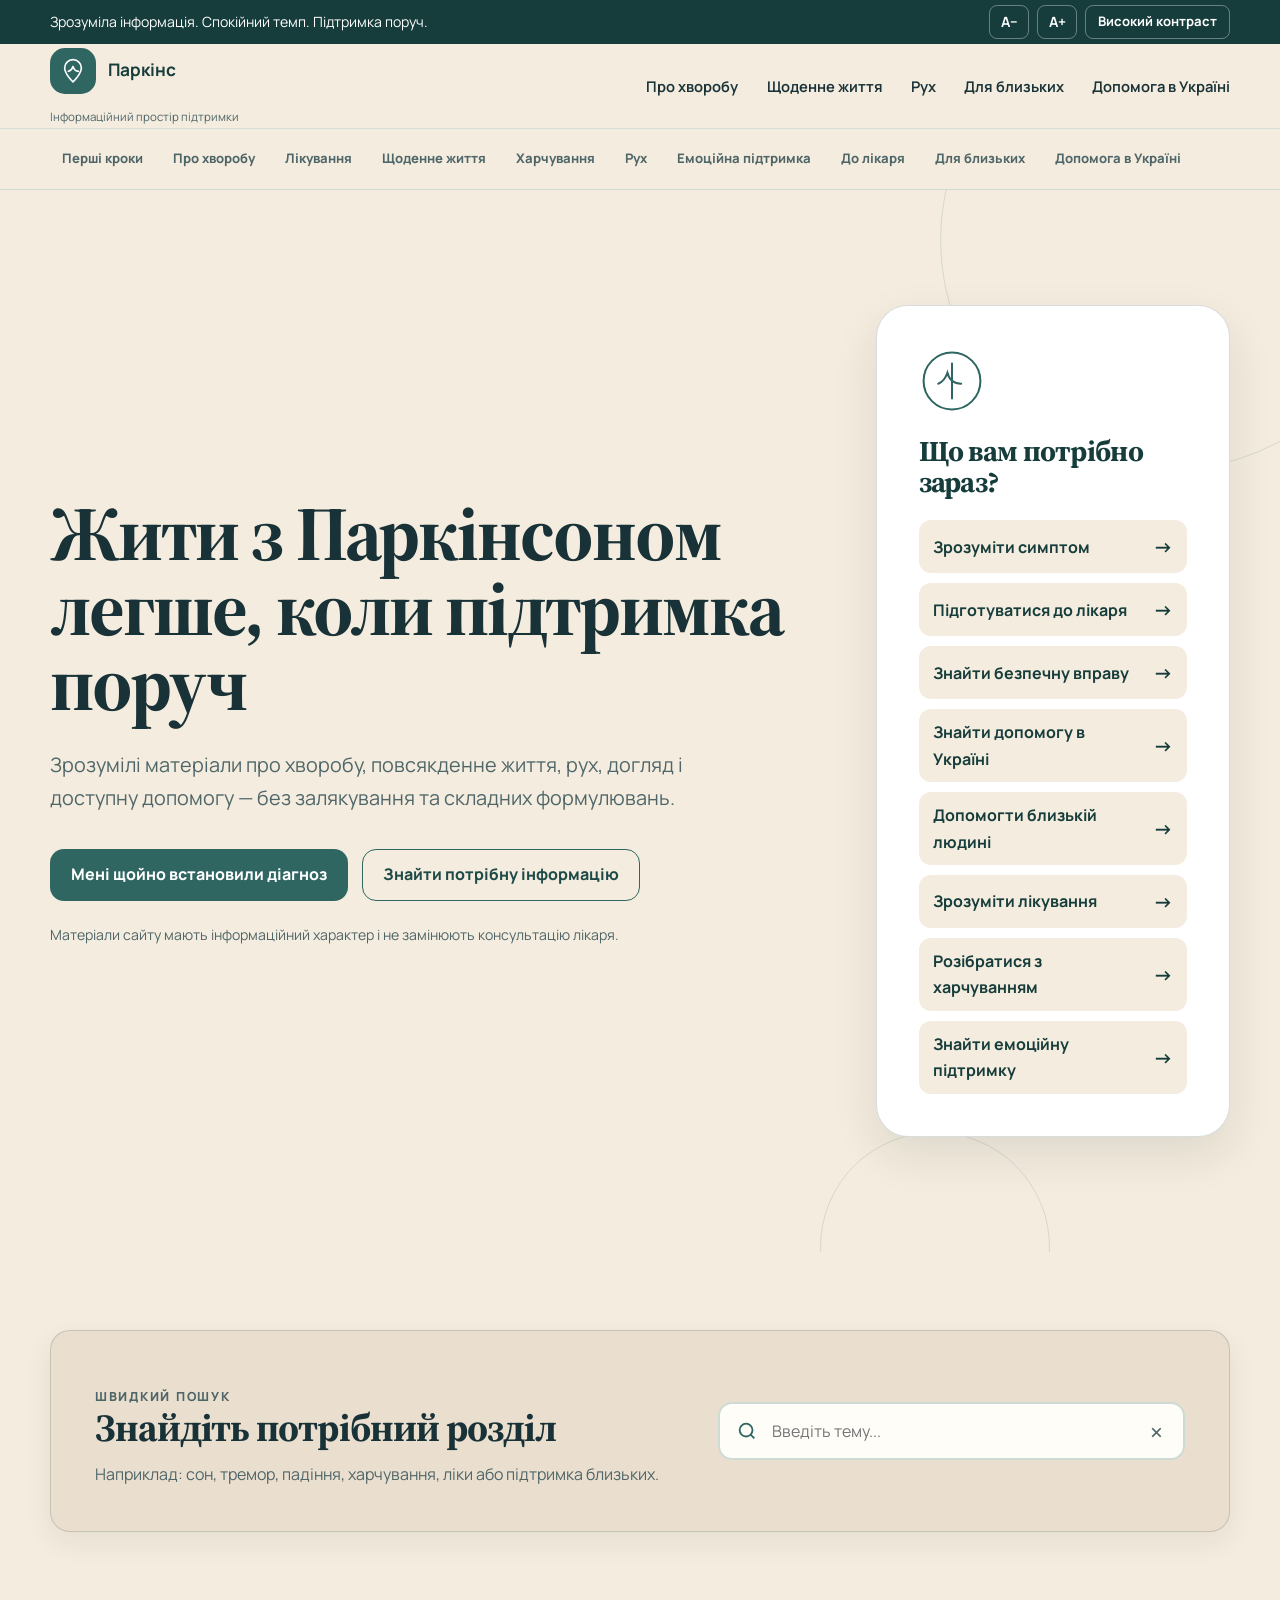
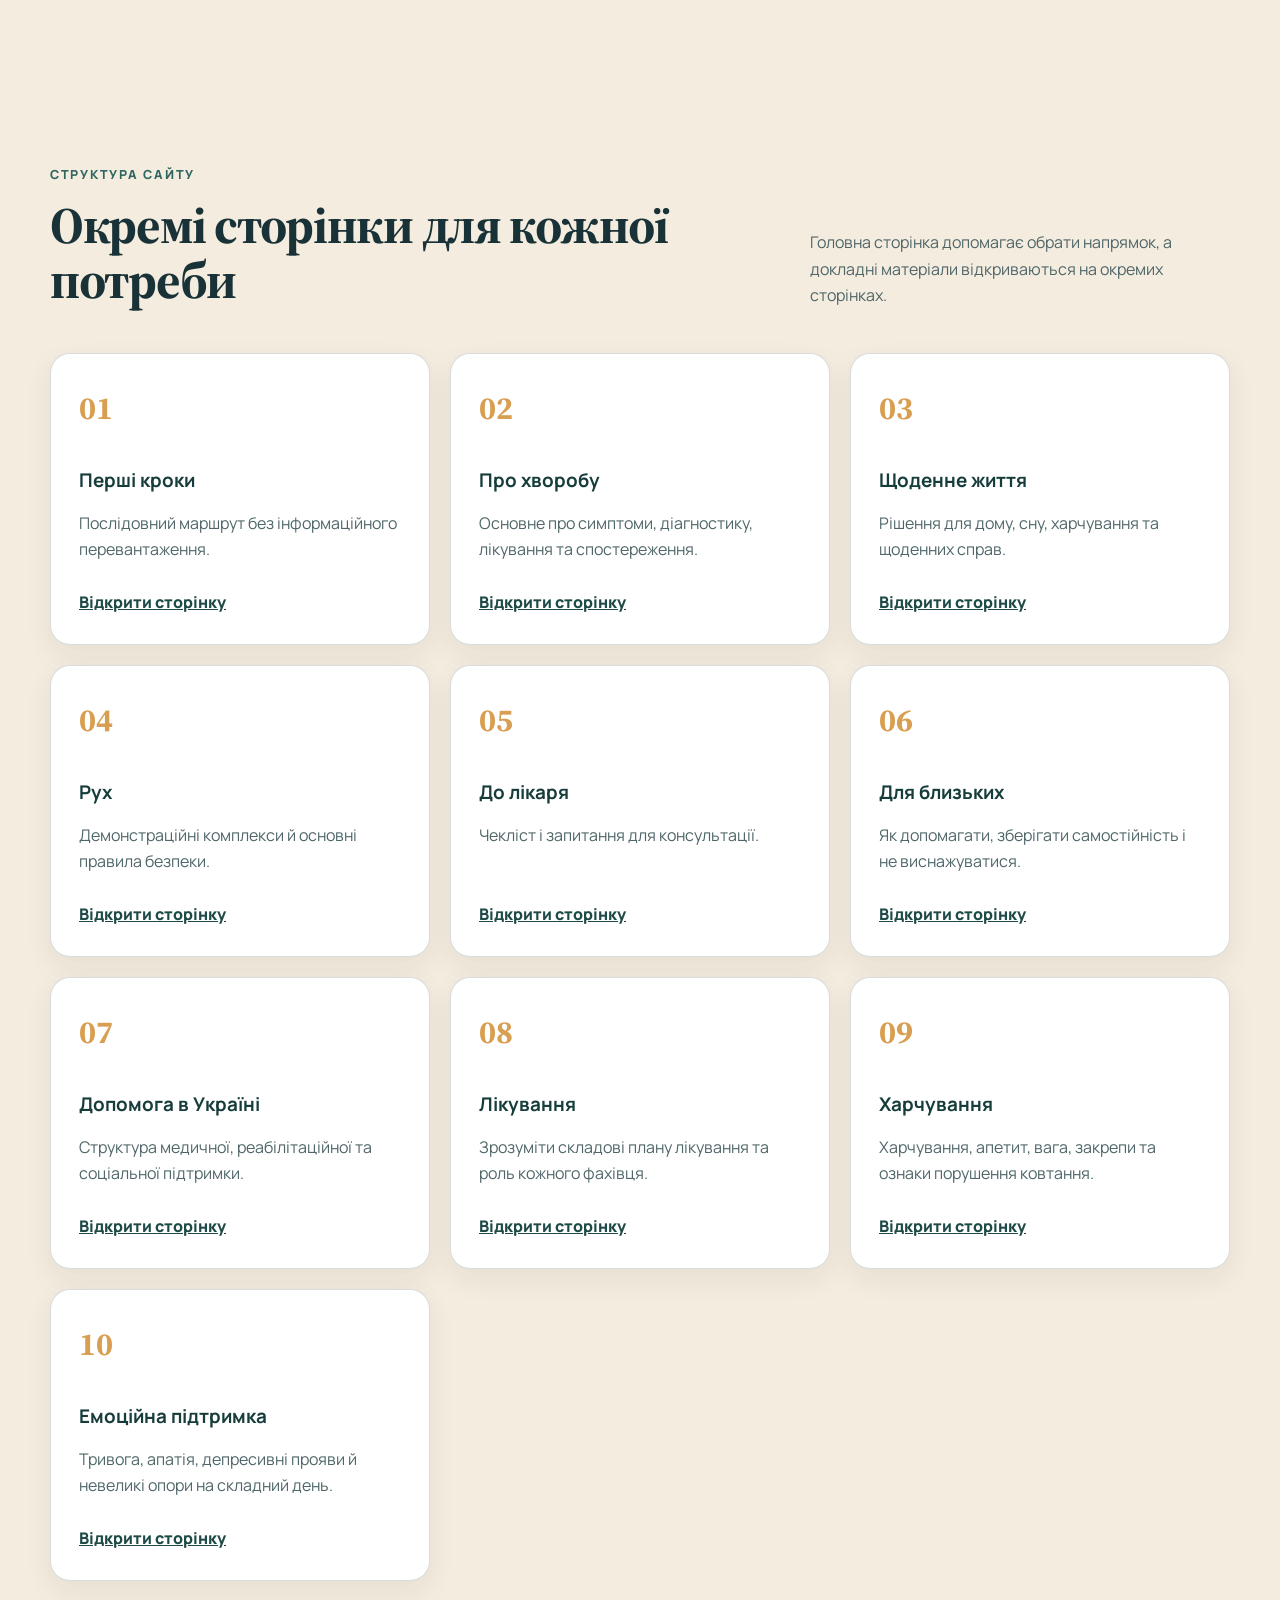
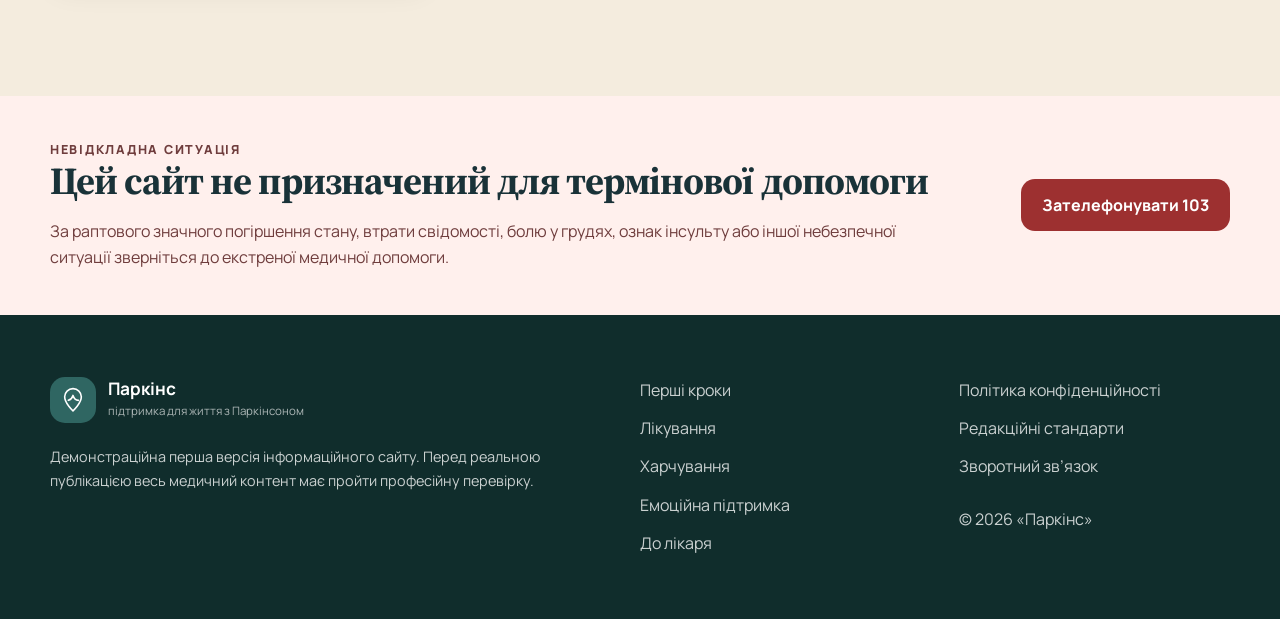
<file: index.html>
<!DOCTYPE html>

<html lang="uk"><head><meta charset="utf-8"/><meta content="width=device-width, initial-scale=1.0" name="viewport"/><meta content="Паркінс — зрозуміла інформація та щоденна підтримка для людей, які живуть із хворобою Паркінсона, та їхніх близьких." name="description"/><meta content="#2f6662" name="theme-color"/><title>Паркінс — підтримка для життя з Паркінсоном</title><link href="https://fonts.googleapis.com" rel="preconnect"/><link crossorigin="" href="https://fonts.gstatic.com" rel="preconnect"/><link href="https://fonts.googleapis.com/css2?family=Manrope:wght@400;500;600;700;800&amp;family=Source+Serif+4:opsz,wght@8..60,600;8..60,700&amp;display=swap" rel="stylesheet"/><link href="styles.css" rel="stylesheet"/></head><body class="home-page"><a class="skip-link" href="#main-content">Перейти до основного вмісту</a><div aria-label="Налаштування доступності" class="utility-bar">
<div class="container utility-bar__inner">
<p>Зрозуміла інформація. Спокійний темп. Підтримка поруч.</p>
<div class="accessibility-controls">
<button aria-label="Зменшити розмір тексту" class="utility-button" data-font-action="decrease" type="button">
          A−
        </button>
<button aria-label="Збільшити розмір тексту" class="utility-button" data-font-action="increase" type="button">
          A+
        </button>
<button aria-pressed="false" class="utility-button utility-button--text" id="contrastToggle" type="button">
          Високий контраст
        </button>
</div>
</div>
</div><header class="site-header" id="top">
<div class="container site-header__inner">
<a aria-label="Паркінс, головна сторінка" class="brand" href="index.html"><span aria-hidden="true" class="brand__mark">
<svg role="img" viewbox="0 0 48 48">
<path d="M24 7c7 0 12.5 5.5 12.5 12.3 0 9.8-12.5 21.1-12.5 21.1S11.5 29.1 11.5 19.3C11.5 12.5 17 7 24 7Z"></path>
<path d="M17 24.5c3.6-1 5.8-3.4 7-7.4 1.5 4.8 4.2 7.2 8.2 7.4"></path>
</svg>
</span><strong>Паркінс</strong><small>Інформаційний простір підтримки</small></a>
<button aria-controls="siteNavigation" aria-expanded="false" class="menu-toggle" type="button">
<span class="menu-toggle__label">Меню</span>
<span aria-hidden="true" class="menu-toggle__icon"></span>
</button>
<nav aria-label="Основна навігація" class="site-nav" id="siteNavigation"><a class="nav-mobile-only" href="first-steps.html">Перші кроки</a><a href="understand.html">Про хворобу</a><a class="nav-mobile-only" href="treatment.html">Лікування</a><a href="daily-life.html">Щоденне життя</a><a class="nav-mobile-only" href="nutrition.html">Харчування</a><a href="movement.html">Рух</a><a class="nav-mobile-only" href="emotional-support.html">Емоційна підтримка</a><a class="nav-mobile-only" href="doctor-visit.html">До лікаря</a><a href="relatives.html">Для близьких</a><a href="support-ukraine.html">Допомога в Україні</a></nav>
</div>
</header><nav aria-label="Тематичні розділи сайту" class="topics-nav"><div class="container topics-nav__inner"><a href="first-steps.html">Перші кроки</a><a href="understand.html">Про хворобу</a><a href="treatment.html">Лікування</a><a href="daily-life.html">Щоденне життя</a><a href="nutrition.html">Харчування</a><a href="movement.html">Рух</a><a href="emotional-support.html">Емоційна підтримка</a><a href="doctor-visit.html">До лікаря</a><a href="relatives.html">Для близьких</a><a href="support-ukraine.html">Допомога в Україні</a></div></nav><main id="main-content"><section class="hero">
<div aria-hidden="true" class="hero__decor hero__decor--one"></div>
<div aria-hidden="true" class="hero__decor hero__decor--two"></div>
<div class="container hero__grid">
<div class="hero__content">

<h1>Жити з Паркінсоном легше, коли підтримка поруч</h1>
<p class="hero__lead">
            Зрозумілі матеріали про хворобу, повсякденне життя, рух, догляд
            і доступну допомогу — без залякування та складних формулювань.
          </p>
<div class="hero__actions">
<a class="button button--primary" href="first-steps.html">Мені щойно встановили діагноз</a>
<a class="button button--secondary" href="index.html#quick-search">Знайти потрібну інформацію</a>
</div>
<p class="medical-note">
            Матеріали сайту мають інформаційний характер і не замінюють консультацію лікаря.
          </p>
</div>
<div aria-label="Швидкі дії" class="hero-card">
<div aria-hidden="true" class="hero-card__icon">
<svg viewbox="0 0 72 72">
<circle cx="36" cy="36" r="31"></circle>
<path d="M21 39c5-2 8-6 10-12 2 8 7 12 15 12"></path>
<path d="M36 17v38"></path>
</svg>
</div>
<h2>Що вам потрібно зараз?</h2>
<ul class="action-list">
<li><a href="understand.html">Зрозуміти симптом</a></li>
<li><a href="doctor-visit.html">Підготуватися до лікаря</a></li>
<li><a href="movement.html">Знайти безпечну вправу</a></li>
<li><a href="support-ukraine.html">Знайти допомогу в Україні</a></li>
<li><a href="relatives.html">Допомогти близькій людині</a></li>
<li><a href="treatment.html">Зрозуміти лікування</a></li><li><a href="nutrition.html">Розібратися з харчуванням</a></li><li><a href="emotional-support.html">Знайти емоційну підтримку</a></li></ul>
</div>
</div>
</section><section class="section section--compact" id="quick-search">
<div class="container">
<div class="search-panel">
<div>
<p class="eyebrow">Швидкий пошук</p>
<h2>Знайдіть потрібний розділ</h2>
<p>Наприклад: сон, тремор, падіння, харчування, ліки або підтримка близьких.</p>
</div>
<form class="site-search" id="siteSearch" role="search">
<label class="visually-hidden" for="searchInput">Пошук матеріалів</label>
<div class="site-search__field">
<svg aria-hidden="true" viewbox="0 0 24 24">
<circle cx="11" cy="11" r="7"></circle>
<path d="m20 20-4-4"></path>
</svg>
<input autocomplete="off" id="searchInput" placeholder="Введіть тему..." type="search"/>
<button aria-label="Очистити пошук" id="searchClear" type="button">×</button>
</div>
</form>
</div>
<p aria-live="polite" class="search-status" id="searchStatus"></p>
</div>
</section><section class="section" id="site-sections">
<div class="container">
<div class="section-heading">
<div>
<p class="eyebrow">Структура сайту</p>
<h2>Окремі сторінки для кожної потреби</h2>
</div>
<p>Головна сторінка допомагає обрати напрямок, а докладні матеріали відкриваються на окремих сторінках.</p>
</div>
<div class="page-cards">
<article class="page-card searchable" data-search="діагноз перші кроки початок">
<span class="page-card__number">01</span><h3>Перші кроки</h3>
<p>Послідовний маршрут без інформаційного перевантаження.</p>
<a href="first-steps.html">Відкрити сторінку</a>
</article>
<article class="page-card searchable" data-search="паркінсон симптоми діагностика лікування">
<span class="page-card__number">02</span><h3>Про хворобу</h3>
<p>Основне про симптоми, діагностику, лікування та спостереження.</p>
<a href="understand.html">Відкрити сторінку</a>
</article>
<article class="page-card searchable" data-search="побут сон харчування безпека робота">
<span class="page-card__number">03</span><h3>Щоденне життя</h3>
<p>Рішення для дому, сну, харчування та щоденних справ.</p>
<a href="daily-life.html">Відкрити сторінку</a>
</article>
<article class="page-card searchable" data-search="рух вправи фізична активність рівновага">
<span class="page-card__number">04</span><h3>Рух</h3>
<p>Демонстраційні комплекси й основні правила безпеки.</p>
<a href="movement.html">Відкрити сторінку</a>
</article>
<article class="page-card searchable" data-search="лікар прийом консультація нотатки">
<span class="page-card__number">05</span><h3>До лікаря</h3>
<p>Чекліст і запитання для консультації.</p>
<a href="doctor-visit.html">Відкрити сторінку</a>
</article>
<article class="page-card searchable" data-search="родина доглядальник близькі підтримка">
<span class="page-card__number">06</span><h3>Для близьких</h3>
<p>Як допомагати, зберігати самостійність і не виснажуватися.</p>
<a href="relatives.html">Відкрити сторінку</a>
</article>
<article class="page-card searchable" data-search="україна лікар ліки реабілітація соціальна допомога">
<span class="page-card__number">07</span><h3>Допомога в Україні</h3>
<p>Структура медичної, реабілітаційної та соціальної підтримки.</p>
<a href="support-ukraine.html">Відкрити сторінку</a>
</article>
<article class="page-card searchable" data-search="лікування препарати фахівці терапія">
<span class="page-card__number">08</span>
<h3>Лікування</h3><p>Зрозуміти складові плану лікування та роль кожного фахівця.</p><a href="treatment.html">Відкрити сторінку</a>
</article><article class="page-card searchable" data-search="харчування ковтання вага закреп">
<span class="page-card__number">09</span>
<h3>Харчування</h3><p>Харчування, апетит, вага, закрепи та ознаки порушення ковтання.</p><a href="nutrition.html">Відкрити сторінку</a>
</article><article class="page-card searchable" data-search="настрій тривога апатія депресія">
<span class="page-card__number">10</span>
<h3>Емоційна підтримка</h3><p>Тривога, апатія, депресивні прояви й невеликі опори на складний день.</p><a href="emotional-support.html">Відкрити сторінку</a>
</article></div>
</div>
</section></main><section class="section section--emergency">
<div class="container emergency-panel">
<div>
<p class="eyebrow">Невідкладна ситуація</p>
<h2>Цей сайт не призначений для термінової допомоги</h2>
<p>
            За раптового значного погіршення стану, втрати свідомості,
            болю у грудях, ознак інсульту або іншої небезпечної ситуації
            зверніться до екстреної медичної допомоги.
          </p>
</div>
<a class="button button--danger" href="tel:103">Зателефонувати 103</a>
</div>
</section><footer class="site-footer">
<div class="container site-footer__grid">
<div>
<a aria-label="Паркінс, головна сторінка" class="brand brand--footer" href="index.html">
<span aria-hidden="true" class="brand__mark">
<svg viewbox="0 0 48 48">
<path d="M24 7c7 0 12.5 5.5 12.5 12.3 0 9.8-12.5 21.1-12.5 21.1S11.5 29.1 11.5 19.3C11.5 12.5 17 7 24 7Z"></path>
<path d="M17 24.5c3.6-1 5.8-3.4 7-7.4 1.5 4.8 4.2 7.2 8.2 7.4"></path>
</svg>
</span>
<span>
<strong>Паркінс</strong>
<small>підтримка для життя з Паркінсоном</small>
</span>
</a>
<p class="site-footer__note">
          Демонстраційна перша версія інформаційного сайту. Перед реальною
          публікацією весь медичний контент має пройти професійну перевірку.
        </p>
</div>
<nav aria-label="Навігація в підвалі" class="footer-nav"><a href="first-steps.html">Перші кроки</a><a href="treatment.html">Лікування</a><a href="nutrition.html">Харчування</a><a href="emotional-support.html">Емоційна підтримка</a><a href="doctor-visit.html">До лікаря</a></nav>
<div class="footer-meta">
<a href="index.html">Політика конфіденційності</a>
<a href="index.html">Редакційні стандарти</a>
<a href="index.html">Зворотний зв’язок</a>
<p>© <span id="currentYear"></span> «Паркінс»</p>
</div>
</div>
</footer><script src="script.js"></script></body></html>
</file>
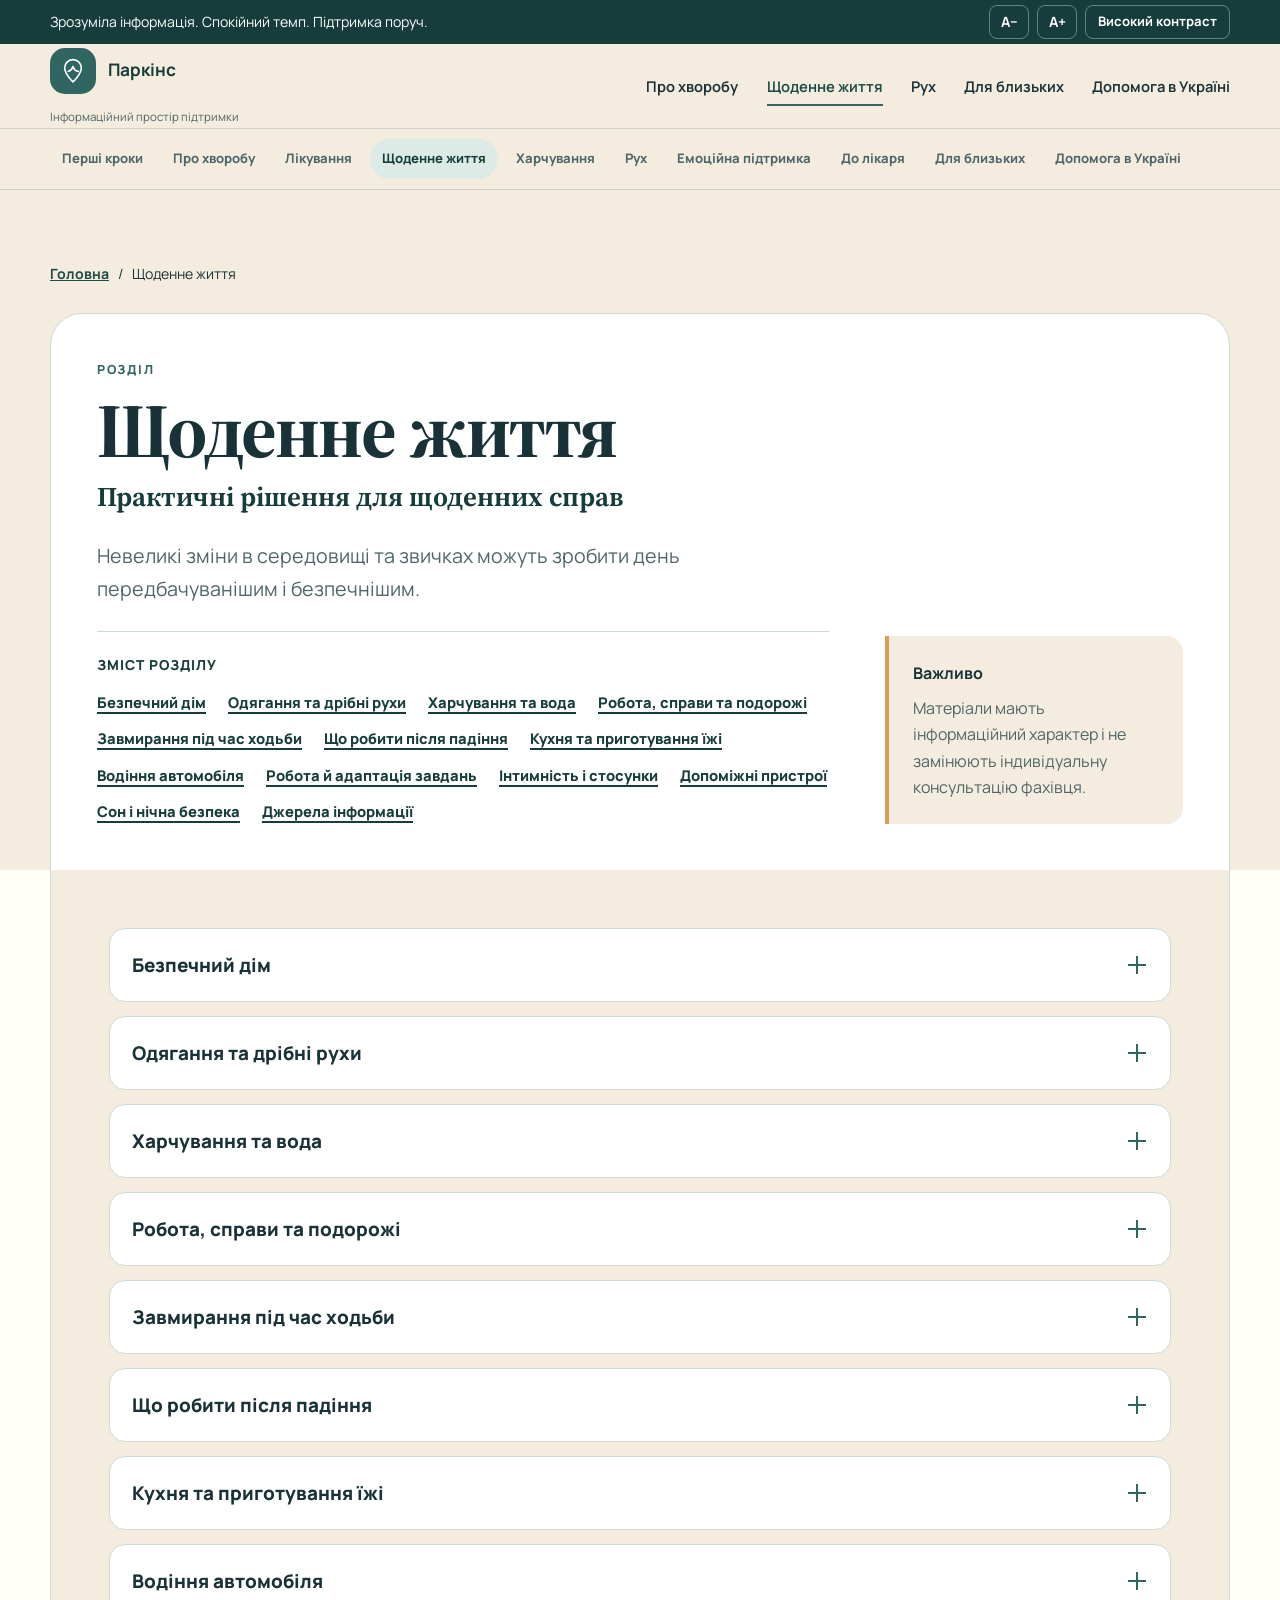
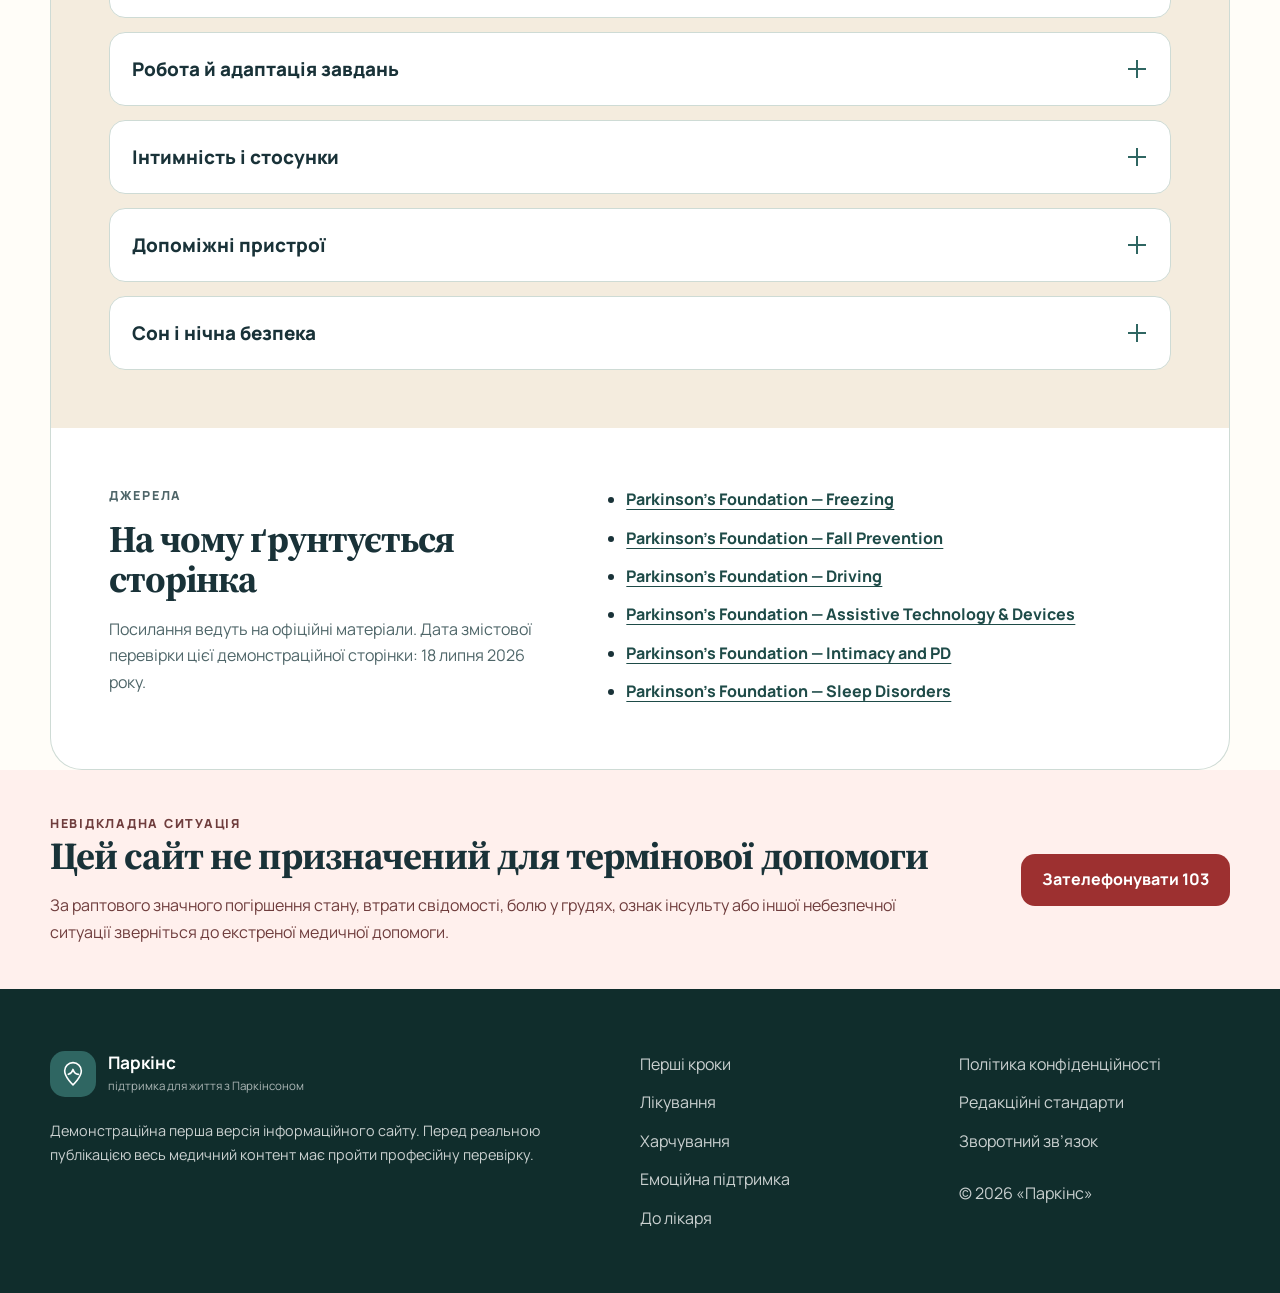
<file: daily-life.html>
<!DOCTYPE html>

<html lang="uk"><head><meta charset="utf-8"/><meta content="width=device-width, initial-scale=1.0" name="viewport"/><meta content="Паркінс — зрозуміла інформація та щоденна підтримка для людей, які живуть із хворобою Паркінсона, та їхніх близьких." name="description"/><meta content="#2f6662" name="theme-color"/><title>Щоденне життя — Паркінс</title><link href="https://fonts.googleapis.com" rel="preconnect"/><link crossorigin="" href="https://fonts.gstatic.com" rel="preconnect"/><link href="https://fonts.googleapis.com/css2?family=Manrope:wght@400;500;600;700;800&amp;family=Source+Serif+4:opsz,wght@8..60,600;8..60,700&amp;display=swap" rel="stylesheet"/><link href="styles.css" rel="stylesheet"/></head><body class="inner-page daily-life-page"><a class="skip-link" href="#main-content">Перейти до основного вмісту</a><div aria-label="Налаштування доступності" class="utility-bar">
<div class="container utility-bar__inner">
<p>Зрозуміла інформація. Спокійний темп. Підтримка поруч.</p>
<div class="accessibility-controls">
<button aria-label="Зменшити розмір тексту" class="utility-button" data-font-action="decrease" type="button">
          A−
        </button>
<button aria-label="Збільшити розмір тексту" class="utility-button" data-font-action="increase" type="button">
          A+
        </button>
<button aria-pressed="false" class="utility-button utility-button--text" id="contrastToggle" type="button">
          Високий контраст
        </button>
</div>
</div>
</div><header class="site-header" id="top">
<div class="container site-header__inner">
<a aria-label="Паркінс, головна сторінка" class="brand" href="index.html"><span aria-hidden="true" class="brand__mark">
<svg role="img" viewbox="0 0 48 48">
<path d="M24 7c7 0 12.5 5.5 12.5 12.3 0 9.8-12.5 21.1-12.5 21.1S11.5 29.1 11.5 19.3C11.5 12.5 17 7 24 7Z"></path>
<path d="M17 24.5c3.6-1 5.8-3.4 7-7.4 1.5 4.8 4.2 7.2 8.2 7.4"></path>
</svg>
</span><strong>Паркінс</strong><small>Інформаційний простір підтримки</small></a>
<button aria-controls="siteNavigation" aria-expanded="false" class="menu-toggle" type="button">
<span class="menu-toggle__label">Меню</span>
<span aria-hidden="true" class="menu-toggle__icon"></span>
</button>
<nav aria-label="Основна навігація" class="site-nav" id="siteNavigation"><a class="nav-mobile-only" href="first-steps.html">Перші кроки</a><a href="understand.html">Про хворобу</a><a class="nav-mobile-only" href="treatment.html">Лікування</a><a aria-current="page" href="daily-life.html">Щоденне життя</a><a class="nav-mobile-only" href="nutrition.html">Харчування</a><a href="movement.html">Рух</a><a class="nav-mobile-only" href="emotional-support.html">Емоційна підтримка</a><a class="nav-mobile-only" href="doctor-visit.html">До лікаря</a><a href="relatives.html">Для близьких</a><a href="support-ukraine.html">Допомога в Україні</a></nav>
</div>
</header><nav aria-label="Тематичні розділи сайту" class="topics-nav"><div class="container topics-nav__inner"><a href="first-steps.html">Перші кроки</a><a href="understand.html">Про хворобу</a><a href="treatment.html">Лікування</a><a aria-current="page" href="daily-life.html">Щоденне життя</a><a href="nutrition.html">Харчування</a><a href="movement.html">Рух</a><a href="emotional-support.html">Емоційна підтримка</a><a href="doctor-visit.html">До лікаря</a><a href="relatives.html">Для близьких</a><a href="support-ukraine.html">Допомога в Україні</a></div></nav><main id="main-content"><section class="page-hero"><div class="container"><nav aria-label="Навігаційний шлях" class="breadcrumbs"><a href="index.html">Головна</a><span aria-hidden="true">/</span><span aria-current="page">Щоденне життя</span></nav><div class="page-hero__grid"><div><p class="eyebrow">Розділ</p><h1>Щоденне життя</h1><p class="page-hero__subtitle">Практичні рішення для щоденних справ</p><p class="page-hero__lead">Невеликі зміни в середовищі та звичках можуть зробити день передбачуванішим і безпечнішим.</p><nav aria-label="Зміст розділу" class="page-toc"><p class="page-toc__title">Зміст розділу</p><ol class="page-toc__list"><li><a href="#bezpechnyi-dim">Безпечний дім</a></li><li><a href="#odiahannia-ta-dribni-rukhy">Одягання та дрібні рухи</a></li><li><a href="#kharchuvannia-ta-voda">Харчування та вода</a></li><li><a href="#robota-spravy-ta-podorozhi">Робота, справи та подорожі</a></li><li><a href="#freezing">Завмирання під час ходьби</a></li><li><a href="#fall">Що робити після падіння</a></li><li><a href="#cooking">Кухня та приготування їжі</a></li><li><a href="#driving">Водіння автомобіля</a></li><li><a href="#work">Робота й адаптація завдань</a></li><li><a href="#intimacy">Інтимність і стосунки</a></li><li><a href="#devices">Допоміжні пристрої</a></li><li><a href="#sleep">Сон і нічна безпека</a></li><li><a href="#dzherela-informatsii">Джерела інформації</a></li></ol></nav></div><aside class="page-hero__aside"><strong>Важливо</strong><p>Матеріали мають інформаційний характер і не замінюють індивідуальну консультацію фахівця.</p></aside></div></div></section><section class="section page-rubric page-rubric--beige page-rubric--first" id="daily-life">
<div class="container">
<div class="accordion-list">
<article class="accordion searchable" data-search="дім безпека ванна килим падіння освітлення" id="bezpechnyi-dim">
<h3>
<button aria-expanded="false" class="accordion__button" type="button">
<span>Безпечний дім</span>
<span aria-hidden="true" class="accordion__icon"></span>
</button>
</h3>
<div class="accordion__panel" hidden="">
<div class="accordion__content">
<p>Перевірте проходи, освітлення, неслизькі поверхні та доступність речей, якими користуєтеся щодня.</p>
<ul>
<li>Приберіть дроти й нестійкі килимки з проходів.</li>
<li>Забезпечте хороше освітлення в коридорах і біля ліжка.</li>
<li>Розмістіть часто потрібні речі на зручній висоті.</li>
<li>Порадьтеся з ерготерапевтом щодо поручнів або допоміжних пристроїв.</li>
</ul>
</div>
</div>
</article>
<article class="accordion searchable" data-search="одягання ґудзики застібки руки моторика" id="odiahannia-ta-dribni-rukhy">
<h3>
<button aria-expanded="false" class="accordion__button" type="button">
<span>Одягання та дрібні рухи</span>
<span aria-hidden="true" class="accordion__icon"></span>
</button>
</h3>
<div class="accordion__panel" hidden="">
<div class="accordion__content">
<p>Дайте собі більше часу, сідайте під час одягання та обирайте одяг зі зручними застібками.</p>
<ul>
<li>Готуйте одяг у потрібній послідовності.</li>
<li>Використовуйте стабільний стілець із підлокітниками.</li>
<li>Розгляньте магнітні застібки або більші повзунки блискавок.</li>
</ul>
</div>
</div>
</article>
<article class="accordion searchable" data-search="харчування вода закреп апетит ковтання" id="kharchuvannia-ta-voda">
<h3>
<button aria-expanded="false" class="accordion__button" type="button">
<span>Харчування та вода</span>
<span aria-hidden="true" class="accordion__icon"></span>
</button>
</h3>
<div class="accordion__panel" hidden="">
<div class="accordion__content">
<p>Регулярність харчування, достатня кількість рідини та комфортна консистенція їжі можуть підтримувати самопочуття.</p>
<ul>
<li>Не змінюйте час приймання ліків або харчування без узгодження з лікарем.</li>
<li>Якщо їжа чи вода викликають кашель, повідомте про це фахівця.</li>
<li>За тривалого зниження апетиту або ваги зверніться по консультацію.</li>
</ul>
</div>
</div>
</article>
<article class="accordion searchable" data-search="робота подорожі соціальне життя планування" id="robota-spravy-ta-podorozhi">
<h3>
<button aria-expanded="false" class="accordion__button" type="button">
<span>Робота, справи та подорожі</span>
<span aria-hidden="true" class="accordion__icon"></span>
</button>
</h3>
<div class="accordion__panel" hidden="">
<div class="accordion__content">
<p>Плануйте складні справи на час, коли зазвичай почуваєтеся краще, і залишайте запас часу на дорогу та відпочинок.</p>
<ul>
<li>Зберігайте список препаратів і контакт близької людини.</li>
<li>Під час подорожі майте запас призначених препаратів у ручній поклажі.</li>
<li>Робіть перерви до появи вираженої втоми.</li>
</ul>
</div>
</div>
</article>
<article class="accordion" id="freezing">
<h3><button aria-expanded="false" class="accordion__button" type="button">
<span>Завмирання під час ходьби</span><span aria-hidden="true" class="accordion__icon"></span>
</button></h3>
<div class="accordion__panel" hidden=""><div class="accordion__content">
<p>Завмирання — короткий епізод, коли складно почати або продовжити рух. Воно підвищує ризик падіння.</p>
<ul><li>Не тягніть людину силою вперед.</li><li>Зупиніться, зробіть паузу й звільніть простір.</li><li>Обговоріть індивідуальні підказки з фізичним терапевтом.</li><li>Записуйте, де й коли це трапляється.</li></ul>
</div></div>
</article><article class="accordion" id="fall">
<h3><button aria-expanded="false" class="accordion__button" type="button">
<span>Що робити після падіння</span><span aria-hidden="true" class="accordion__icon"></span>
</button></h3>
<div class="accordion__panel" hidden=""><div class="accordion__content">
<p>Після падіння не поспішайте одразу підніматися. Спочатку оцініть біль, запаморочення й можливу травму.</p>
<ul><li>За сильного болю, удару голови, втрати свідомості або неможливості рухатися викликайте допомогу.</li><li>Повідомте лікаря навіть про падіння без очевидної травми.</li><li>Перегляньте середовище й чинники ризику разом із фахівцем.</li></ul>
</div></div>
</article><article class="accordion" id="cooking">
<h3><button aria-expanded="false" class="accordion__button" type="button">
<span>Кухня та приготування їжі</span><span aria-hidden="true" class="accordion__icon"></span>
</button></h3>
<div class="accordion__panel" hidden=""><div class="accordion__content">
<ul><li>Готуйте сидячи, якщо тривале стояння виснажує.</li><li>Розмістіть часто потрібні предмети ближче.</li><li>Уникайте перенесення гарячого посуду через захаращений простір.</li><li>Ерготерапевт може підібрати безпечні пристосування.</li></ul>
</div></div>
</article><article class="accordion" id="driving">
<h3><button aria-expanded="false" class="accordion__button" type="button">
<span>Водіння автомобіля</span><span aria-hidden="true" class="accordion__icon"></span>
</button></h3>
<div class="accordion__panel" hidden=""><div class="accordion__content">
<p>Сам діагноз не завжди означає негайну відмову від водіння, але здатність керувати залежить від рухів, уваги, зору, реакції та побічних ефектів ліків.</p>
<ul><li>Обговоріть сонливість, запаморочення та уповільнення реакції з лікарем.</li><li>Не сідайте за кермо після епізоду раптового засинання.</li><li>За сумнівів потрібна професійна оцінка здатності до водіння.</li></ul>
</div></div>
</article><article class="accordion" id="work">
<h3><button aria-expanded="false" class="accordion__button" type="button">
<span>Робота й адаптація завдань</span><span aria-hidden="true" class="accordion__icon"></span>
</button></h3>
<div class="accordion__panel" hidden=""><div class="accordion__content">
<ul><li>Розбивайте великі завдання на коротші етапи.</li><li>Плануйте складну роботу на час кращого самопочуття.</li><li>Розгляньте ергономічні пристрої, голосове введення та зміну темпу.</li><li>Обговоріть із фахівцем безпечне розкриття інформації на роботі.</li></ul>
</div></div>
</article><article class="accordion" id="intimacy">
<h3><button aria-expanded="false" class="accordion__button" type="button">
<span>Інтимність і стосунки</span><span aria-hidden="true" class="accordion__icon"></span>
</button></h3>
<div class="accordion__panel" hidden=""><div class="accordion__content">
<p>На близькість можуть впливати втома, біль, рухові труднощі, настрій, зміна ролей і побічні ефекти лікування.</p>
<ul><li>Говоріть про комфорт, бажання й межі прямо.</li><li>Інтимність не обмежується статевим контактом.</li><li>Різкі зміни сексуальної поведінки потрібно повідомити лікаря.</li></ul>
</div></div>
</article><article class="accordion" id="devices">
<h3><button aria-expanded="false" class="accordion__button" type="button">
<span>Допоміжні пристрої</span><span aria-hidden="true" class="accordion__icon"></span>
</button></h3>
<div class="accordion__panel" hidden=""><div class="accordion__content">
<p>Тростина, ходунки, адаптивні столові прибори, органайзери ліків, голосове введення та інші засоби можуть підтримувати самостійність.</p>
<p>Пристрій має бути правильно підібраний і налаштований фізичним терапевтом, ерготерапевтом або іншим відповідним фахівцем.</p>
</div></div>
</article><article class="accordion" id="sleep">
<h3><button aria-expanded="false" class="accordion__button" type="button">
<span>Сон і нічна безпека</span><span aria-hidden="true" class="accordion__icon"></span>
</button></h3>
<div class="accordion__panel" hidden=""><div class="accordion__content">
<ul><li>Ведіть короткий щоденник сну.</li><li>Повідомте про розмови, крики або активні рухи уві сні.</li><li>За сильної денної сонливості уникайте водіння та небезпечної роботи.</li><li>Не починайте снодійні препарати самостійно.</li></ul>
</div></div>
</article></div>
</div>
</section><section class="section section--compact page-rubric page-rubric--white page-rubric--last" id="dzherela-informatsii">
<div class="container source-panel">
<div>
<p class="eyebrow">Джерела</p>
<h2>На чому ґрунтується сторінка</h2>
<p>Посилання ведуть на офіційні матеріали. Дата змістової перевірки цієї демонстраційної сторінки: 18 липня 2026 року.</p>
</div>
<ul class="source-list"><li><a href="https://www.parkinson.org/library/fact-sheets/freezing" rel="noopener noreferrer" target="_blank">Parkinson’s Foundation — Freezing</a></li><li><a href="https://www.parkinson.org/library/fact-sheets/fall-prevention" rel="noopener noreferrer" target="_blank">Parkinson’s Foundation — Fall Prevention</a></li><li><a href="https://www.parkinson.org/library/fact-sheets/driving" rel="noopener noreferrer" target="_blank">Parkinson’s Foundation — Driving</a></li><li><a href="https://www.parkinson.org/living-with-parkinsons/management/activities-daily-living/assistive-tech-devices" rel="noopener noreferrer" target="_blank">Parkinson’s Foundation — Assistive Technology &amp; Devices</a></li><li><a href="https://www.parkinson.org/library/fact-sheets/intimacy" rel="noopener noreferrer" target="_blank">Parkinson’s Foundation — Intimacy and PD</a></li><li><a href="https://www.parkinson.org/understanding-parkinsons/non-movement-symptoms/sleep-disorders" rel="noopener noreferrer" target="_blank">Parkinson’s Foundation — Sleep Disorders</a></li></ul>
</div>
</section></main><section class="section section--emergency">
<div class="container emergency-panel">
<div>
<p class="eyebrow">Невідкладна ситуація</p>
<h2>Цей сайт не призначений для термінової допомоги</h2>
<p>
            За раптового значного погіршення стану, втрати свідомості,
            болю у грудях, ознак інсульту або іншої небезпечної ситуації
            зверніться до екстреної медичної допомоги.
          </p>
</div>
<a class="button button--danger" href="tel:103">Зателефонувати 103</a>
</div>
</section><footer class="site-footer">
<div class="container site-footer__grid">
<div>
<a aria-label="Паркінс, головна сторінка" class="brand brand--footer" href="index.html">
<span aria-hidden="true" class="brand__mark">
<svg viewbox="0 0 48 48">
<path d="M24 7c7 0 12.5 5.5 12.5 12.3 0 9.8-12.5 21.1-12.5 21.1S11.5 29.1 11.5 19.3C11.5 12.5 17 7 24 7Z"></path>
<path d="M17 24.5c3.6-1 5.8-3.4 7-7.4 1.5 4.8 4.2 7.2 8.2 7.4"></path>
</svg>
</span>
<span>
<strong>Паркінс</strong>
<small>підтримка для життя з Паркінсоном</small>
</span>
</a>
<p class="site-footer__note">
          Демонстраційна перша версія інформаційного сайту. Перед реальною
          публікацією весь медичний контент має пройти професійну перевірку.
        </p>
</div>
<nav aria-label="Навігація в підвалі" class="footer-nav"><a href="first-steps.html">Перші кроки</a><a href="treatment.html">Лікування</a><a href="nutrition.html">Харчування</a><a href="emotional-support.html">Емоційна підтримка</a><a href="doctor-visit.html">До лікаря</a></nav>
<div class="footer-meta">
<a href="index.html">Політика конфіденційності</a>
<a href="index.html">Редакційні стандарти</a>
<a href="index.html">Зворотний зв’язок</a>
<p>© <span id="currentYear"></span> «Паркінс»</p>
</div>
</div>
</footer><script src="script.js"></script></body></html>
</file>
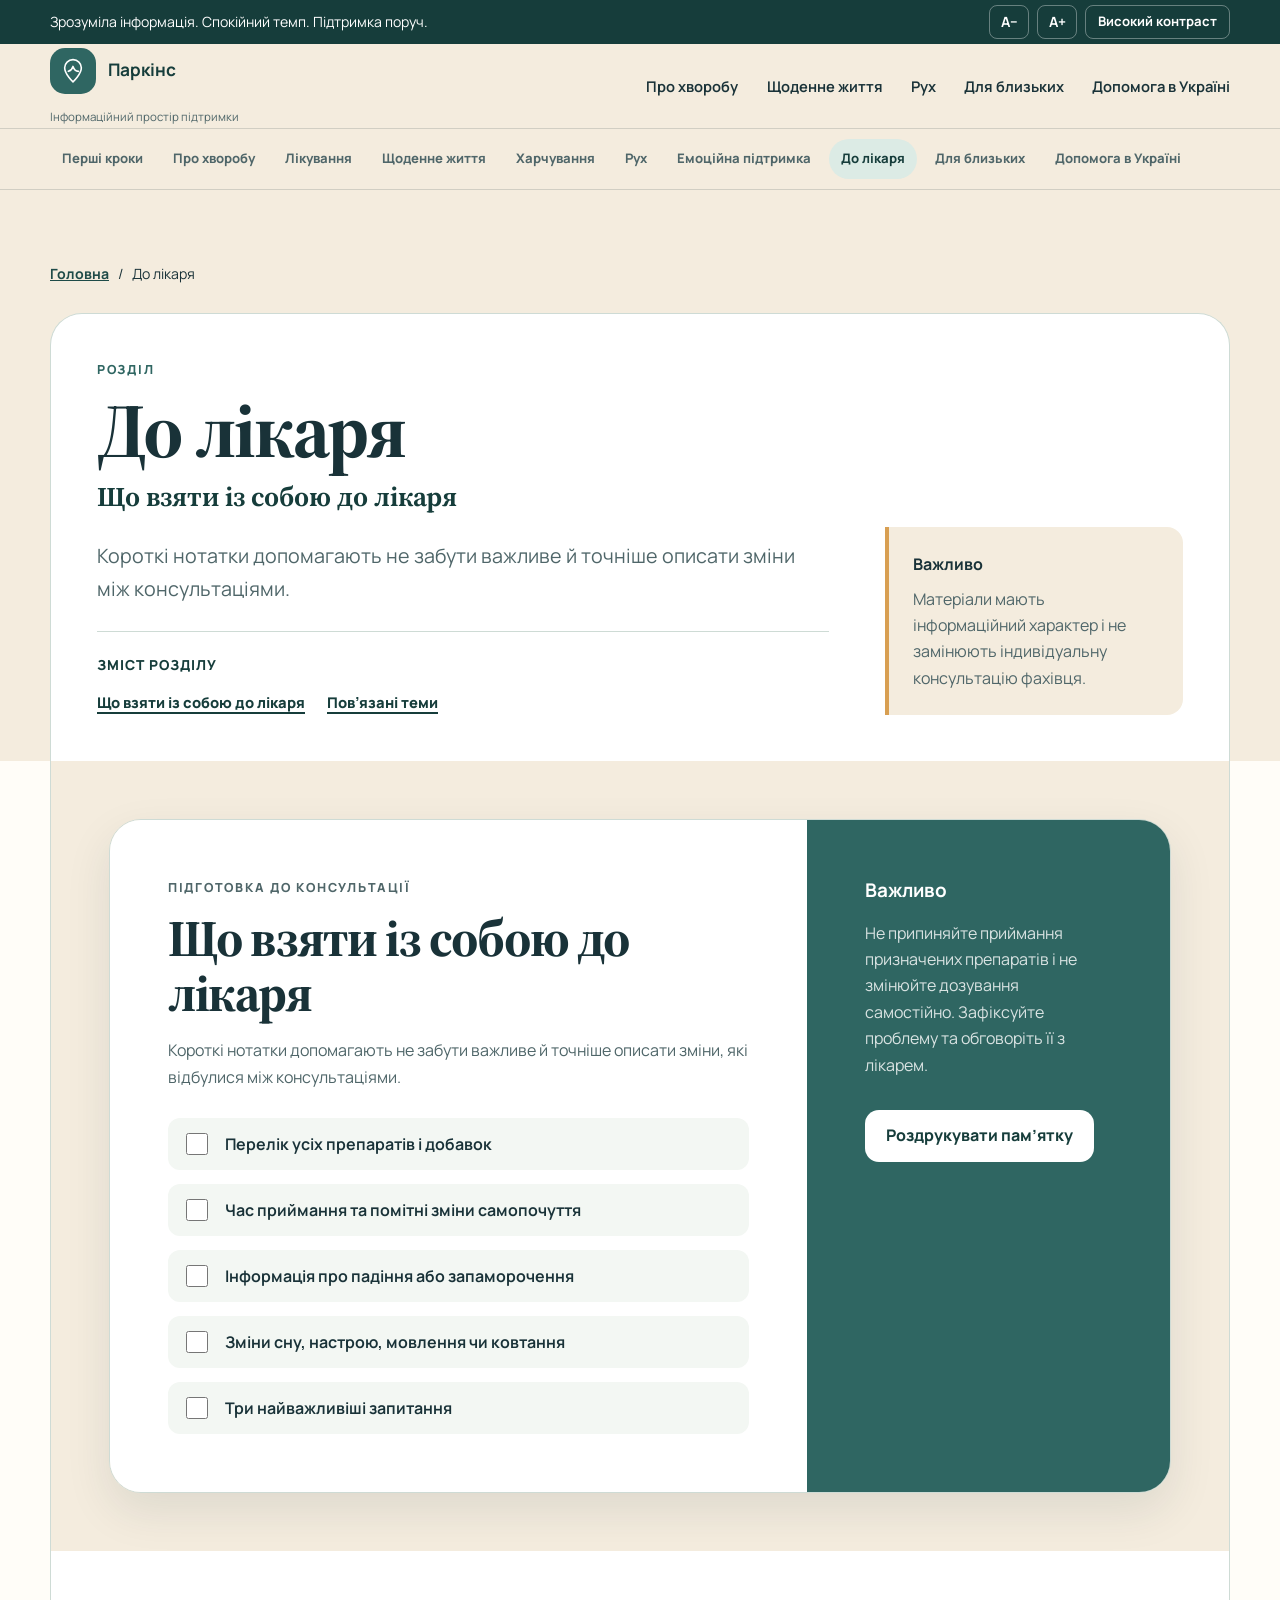
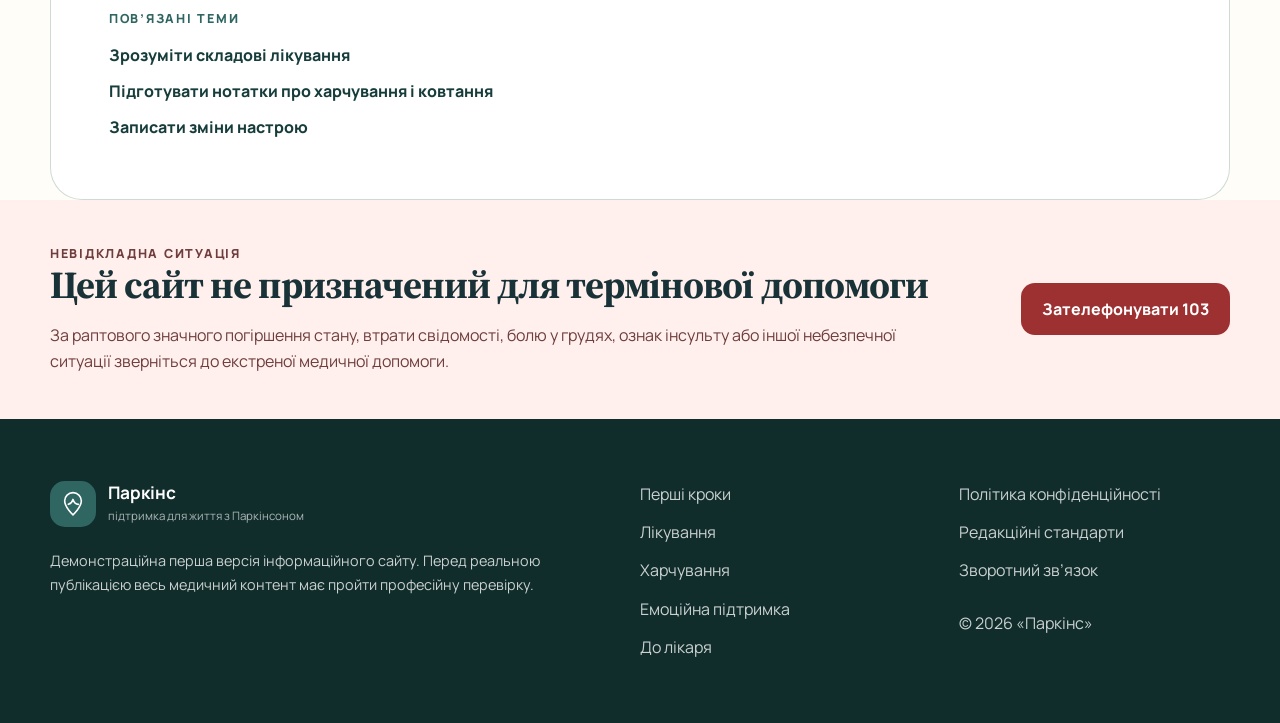
<file: doctor-visit.html>
<!DOCTYPE html>

<html lang="uk"><head><meta charset="utf-8"/><meta content="width=device-width, initial-scale=1.0" name="viewport"/><meta content="Паркінс — зрозуміла інформація та щоденна підтримка для людей, які живуть із хворобою Паркінсона, та їхніх близьких." name="description"/><meta content="#2f6662" name="theme-color"/><title>До лікаря — Паркінс</title><link href="https://fonts.googleapis.com" rel="preconnect"/><link crossorigin="" href="https://fonts.gstatic.com" rel="preconnect"/><link href="https://fonts.googleapis.com/css2?family=Manrope:wght@400;500;600;700;800&amp;family=Source+Serif+4:opsz,wght@8..60,600;8..60,700&amp;display=swap" rel="stylesheet"/><link href="styles.css" rel="stylesheet"/></head><body class="inner-page doctor-visit-page"><a class="skip-link" href="#main-content">Перейти до основного вмісту</a><div aria-label="Налаштування доступності" class="utility-bar">
<div class="container utility-bar__inner">
<p>Зрозуміла інформація. Спокійний темп. Підтримка поруч.</p>
<div class="accessibility-controls">
<button aria-label="Зменшити розмір тексту" class="utility-button" data-font-action="decrease" type="button">
          A−
        </button>
<button aria-label="Збільшити розмір тексту" class="utility-button" data-font-action="increase" type="button">
          A+
        </button>
<button aria-pressed="false" class="utility-button utility-button--text" id="contrastToggle" type="button">
          Високий контраст
        </button>
</div>
</div>
</div><header class="site-header" id="top">
<div class="container site-header__inner">
<a aria-label="Паркінс, головна сторінка" class="brand" href="index.html"><span aria-hidden="true" class="brand__mark">
<svg role="img" viewbox="0 0 48 48">
<path d="M24 7c7 0 12.5 5.5 12.5 12.3 0 9.8-12.5 21.1-12.5 21.1S11.5 29.1 11.5 19.3C11.5 12.5 17 7 24 7Z"></path>
<path d="M17 24.5c3.6-1 5.8-3.4 7-7.4 1.5 4.8 4.2 7.2 8.2 7.4"></path>
</svg>
</span><strong>Паркінс</strong><small>Інформаційний простір підтримки</small></a>
<button aria-controls="siteNavigation" aria-expanded="false" class="menu-toggle" type="button">
<span class="menu-toggle__label">Меню</span>
<span aria-hidden="true" class="menu-toggle__icon"></span>
</button>
<nav aria-label="Основна навігація" class="site-nav" id="siteNavigation"><a class="nav-mobile-only" href="first-steps.html">Перші кроки</a><a href="understand.html">Про хворобу</a><a class="nav-mobile-only" href="treatment.html">Лікування</a><a href="daily-life.html">Щоденне життя</a><a class="nav-mobile-only" href="nutrition.html">Харчування</a><a href="movement.html">Рух</a><a class="nav-mobile-only" href="emotional-support.html">Емоційна підтримка</a><a aria-current="page" class="nav-mobile-only" href="doctor-visit.html">До лікаря</a><a href="relatives.html">Для близьких</a><a href="support-ukraine.html">Допомога в Україні</a></nav>
</div>
</header><nav aria-label="Тематичні розділи сайту" class="topics-nav"><div class="container topics-nav__inner"><a href="first-steps.html">Перші кроки</a><a href="understand.html">Про хворобу</a><a href="treatment.html">Лікування</a><a href="daily-life.html">Щоденне життя</a><a href="nutrition.html">Харчування</a><a href="movement.html">Рух</a><a href="emotional-support.html">Емоційна підтримка</a><a aria-current="page" href="doctor-visit.html">До лікаря</a><a href="relatives.html">Для близьких</a><a href="support-ukraine.html">Допомога в Україні</a></div></nav><main id="main-content"><section class="page-hero"><div class="container"><nav aria-label="Навігаційний шлях" class="breadcrumbs"><a href="index.html">Головна</a><span aria-hidden="true">/</span><span aria-current="page">До лікаря</span></nav><div class="page-hero__grid"><div><p class="eyebrow">Розділ</p><h1>До лікаря</h1><p class="page-hero__subtitle">Що взяти із собою до лікаря</p><p class="page-hero__lead">Короткі нотатки допомагають не забути важливе й точніше описати зміни між консультаціями.</p><nav aria-label="Зміст розділу" class="page-toc"><p class="page-toc__title">Зміст розділу</p><ol class="page-toc__list"><li><a href="#doctor-visit">Що взяти із собою до лікаря</a></li><li><a href="#pov-iazani-temy">Пов’язані теми</a></li></ol></nav></div><aside class="page-hero__aside"><strong>Важливо</strong><p>Матеріали мають інформаційний характер і не замінюють індивідуальну консультацію фахівця.</p></aside></div></div></section><section class="section page-rubric page-rubric--beige page-rubric--first" id="doctor-visit">
<div class="container">
<div class="doctor-card">
<div class="doctor-card__content">
<p class="eyebrow">Підготовка до консультації</p>
<h2>Що взяти із собою до лікаря</h2>
<p>
              Короткі нотатки допомагають не забути важливе й точніше
              описати зміни, які відбулися між консультаціями.
            </p>
<div class="checklist">
<label><input type="checkbox"/> Перелік усіх препаратів і добавок</label>
<label><input type="checkbox"/> Час приймання та помітні зміни самопочуття</label>
<label><input type="checkbox"/> Інформація про падіння або запаморочення</label>
<label><input type="checkbox"/> Зміни сну, настрою, мовлення чи ковтання</label>
<label><input type="checkbox"/> Три найважливіші запитання</label>
</div>
</div>
<aside class="doctor-card__aside">
<h3>Важливо</h3>
<p>
              Не припиняйте приймання призначених препаратів і не змінюйте
              дозування самостійно. Зафіксуйте проблему та обговоріть її з лікарем.
            </p>
<button class="button button--primary" id="printChecklist" type="button">Роздрукувати пам’ятку</button>
</aside>
</div>
</div>
</section><section class="section section--compact page-rubric page-rubric--white page-rubric--last" id="pov-iazani-temy"><div class="container related-links"><p class="eyebrow">Пов’язані теми</p><div><a href="treatment.html">Зрозуміти складові лікування</a><a href="nutrition.html">Підготувати нотатки про харчування і ковтання</a><a href="emotional-support.html">Записати зміни настрою</a></div></div></section></main><section class="section section--emergency">
<div class="container emergency-panel">
<div>
<p class="eyebrow">Невідкладна ситуація</p>
<h2>Цей сайт не призначений для термінової допомоги</h2>
<p>
            За раптового значного погіршення стану, втрати свідомості,
            болю у грудях, ознак інсульту або іншої небезпечної ситуації
            зверніться до екстреної медичної допомоги.
          </p>
</div>
<a class="button button--danger" href="tel:103">Зателефонувати 103</a>
</div>
</section><footer class="site-footer">
<div class="container site-footer__grid">
<div>
<a aria-label="Паркінс, головна сторінка" class="brand brand--footer" href="index.html">
<span aria-hidden="true" class="brand__mark">
<svg viewbox="0 0 48 48">
<path d="M24 7c7 0 12.5 5.5 12.5 12.3 0 9.8-12.5 21.1-12.5 21.1S11.5 29.1 11.5 19.3C11.5 12.5 17 7 24 7Z"></path>
<path d="M17 24.5c3.6-1 5.8-3.4 7-7.4 1.5 4.8 4.2 7.2 8.2 7.4"></path>
</svg>
</span>
<span>
<strong>Паркінс</strong>
<small>підтримка для життя з Паркінсоном</small>
</span>
</a>
<p class="site-footer__note">
          Демонстраційна перша версія інформаційного сайту. Перед реальною
          публікацією весь медичний контент має пройти професійну перевірку.
        </p>
</div>
<nav aria-label="Навігація в підвалі" class="footer-nav"><a href="first-steps.html">Перші кроки</a><a href="treatment.html">Лікування</a><a href="nutrition.html">Харчування</a><a href="emotional-support.html">Емоційна підтримка</a><a href="doctor-visit.html">До лікаря</a></nav>
<div class="footer-meta">
<a href="index.html">Політика конфіденційності</a>
<a href="index.html">Редакційні стандарти</a>
<a href="index.html">Зворотний зв’язок</a>
<p>© <span id="currentYear"></span> «Паркінс»</p>
</div>
</div>
</footer><script src="script.js"></script></body></html>
</file>
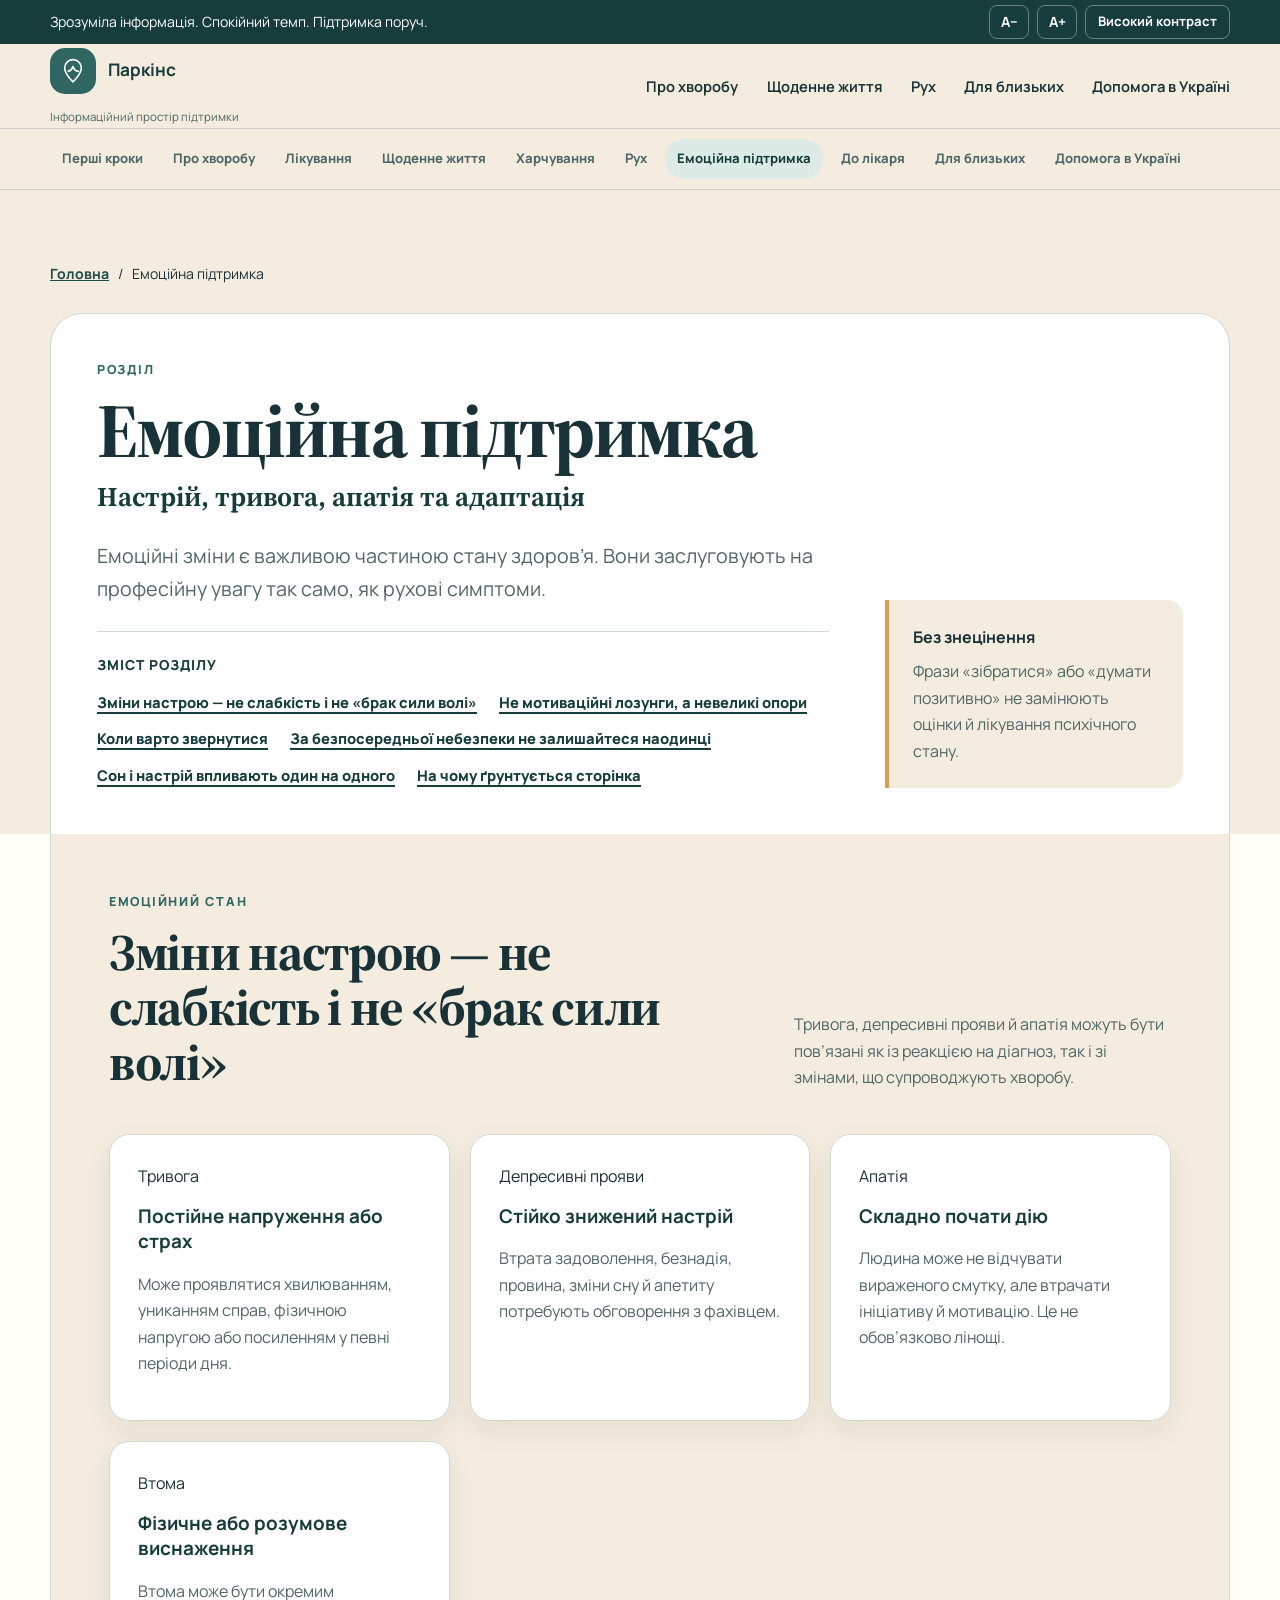
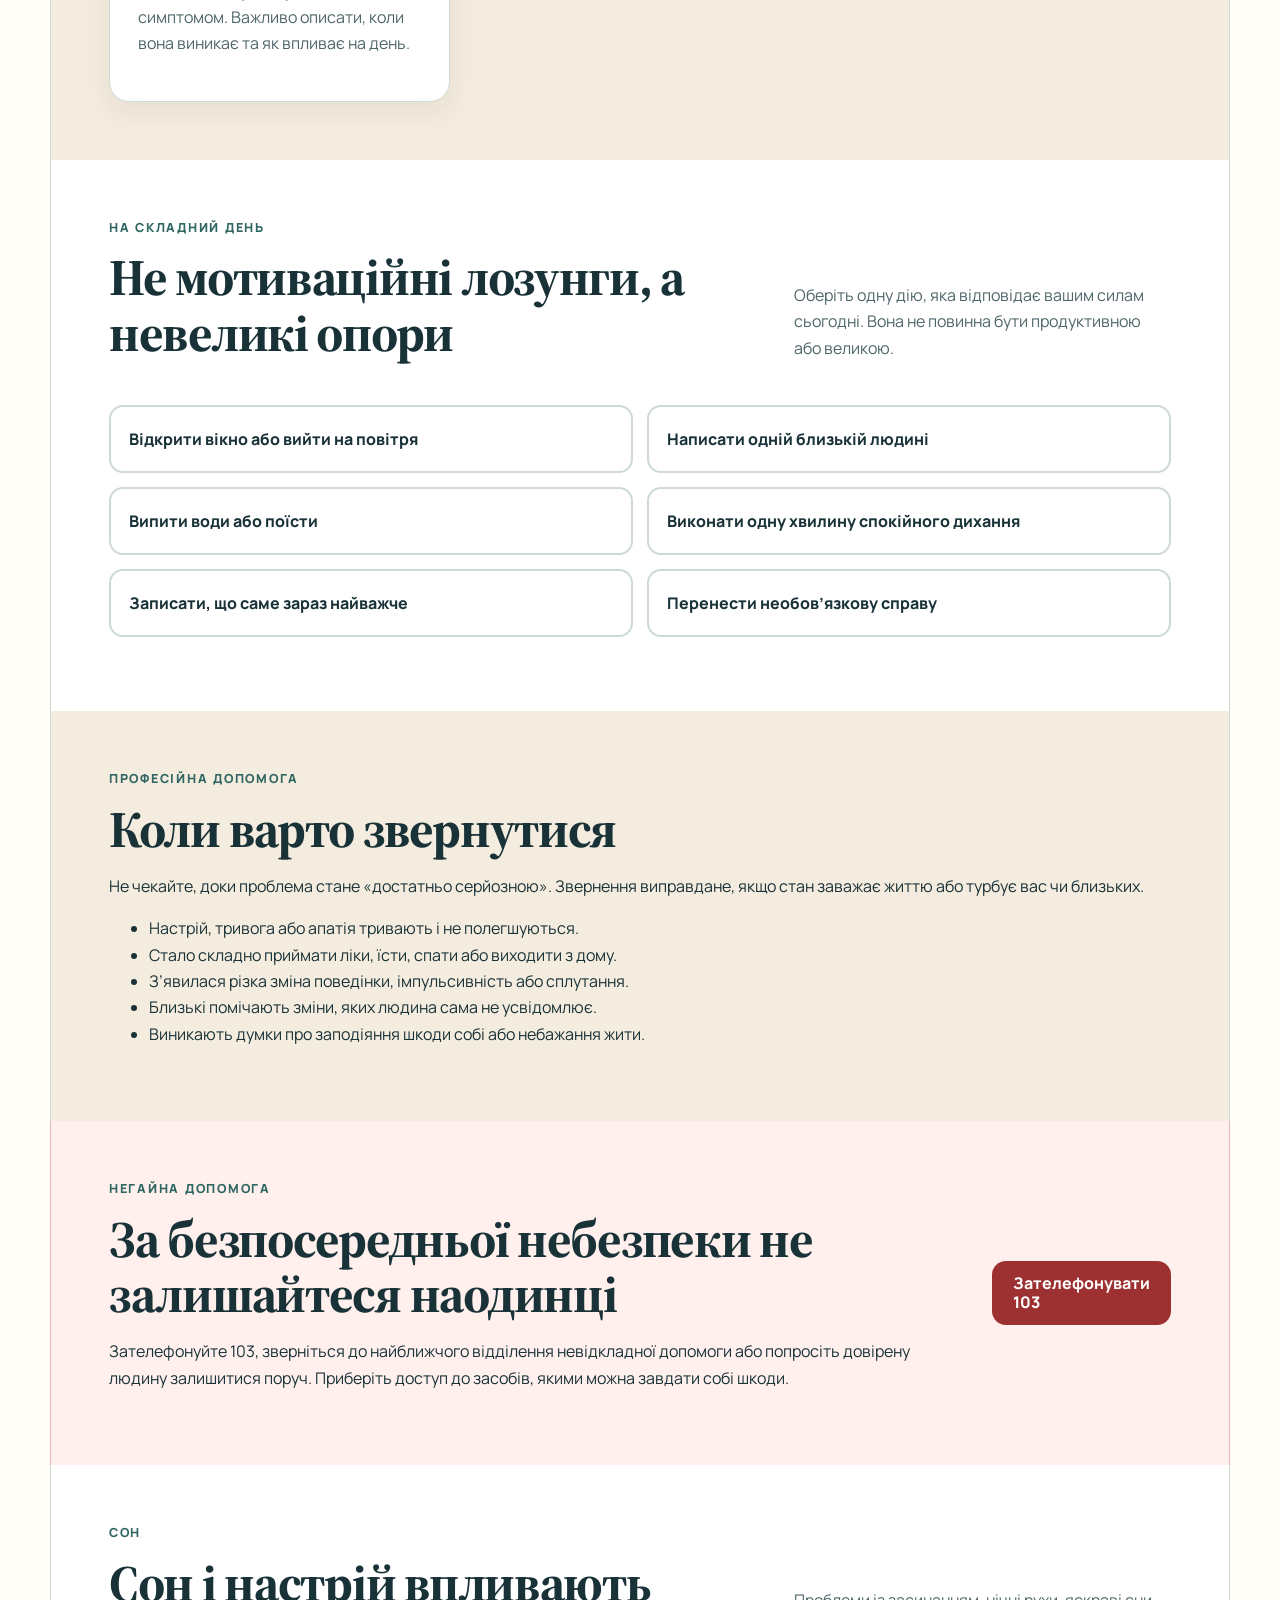
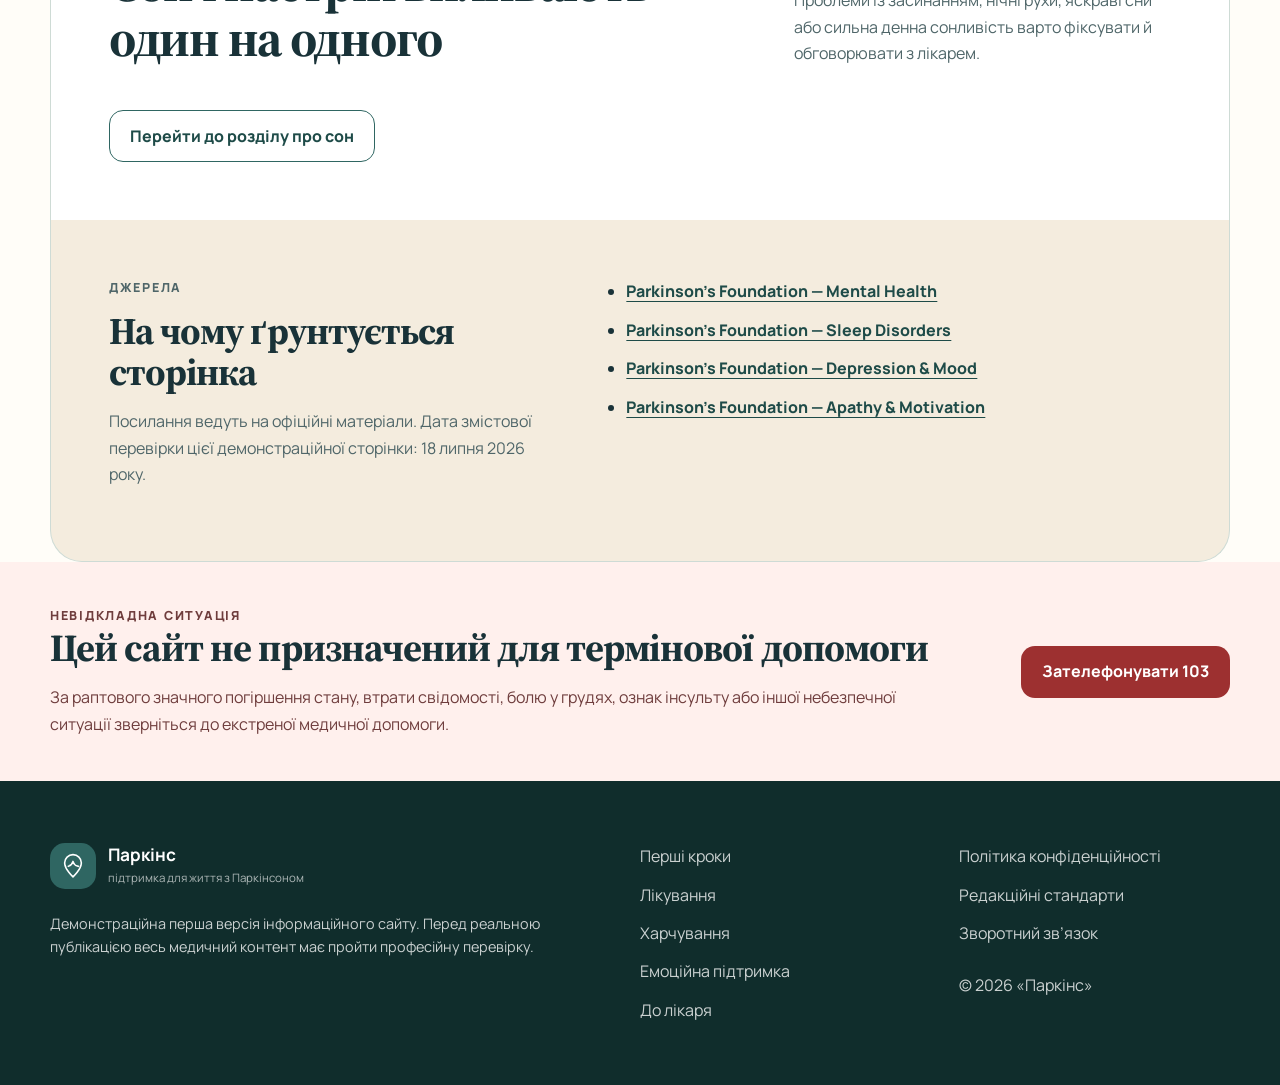
<file: emotional-support.html>
<!DOCTYPE html>

<html lang="uk"><head><meta charset="utf-8"/><meta content="width=device-width, initial-scale=1.0" name="viewport"/><meta content="Підтримка при тривозі, депресивних проявах, апатії, втомі та складнощах адаптації до життя з Паркінсоном." name="description"/><meta content="#2f6662" name="theme-color"/><title>Емоційна підтримка — Паркінс</title><link href="https://fonts.googleapis.com" rel="preconnect"/><link crossorigin="" href="https://fonts.gstatic.com" rel="preconnect"/><link href="https://fonts.googleapis.com/css2?family=Manrope:wght@400;500;600;700;800&amp;family=Source+Serif+4:opsz,wght@8..60,600;8..60,700&amp;display=swap" rel="stylesheet"/><link href="styles.css" rel="stylesheet"/></head><body class="inner-page emotional-support-page"><a class="skip-link" href="#main-content">Перейти до основного вмісту</a><div aria-label="Налаштування доступності" class="utility-bar">
<div class="container utility-bar__inner">
<p>Зрозуміла інформація. Спокійний темп. Підтримка поруч.</p>
<div class="accessibility-controls">
<button aria-label="Зменшити розмір тексту" class="utility-button" data-font-action="decrease" type="button">
          A−
        </button>
<button aria-label="Збільшити розмір тексту" class="utility-button" data-font-action="increase" type="button">
          A+
        </button>
<button aria-pressed="false" class="utility-button utility-button--text" id="contrastToggle" type="button">
          Високий контраст
        </button>
</div>
</div>
</div><header class="site-header" id="top">
<div class="container site-header__inner">
<a aria-label="Паркінс, головна сторінка" class="brand" href="index.html"><span aria-hidden="true" class="brand__mark">
<svg role="img" viewbox="0 0 48 48">
<path d="M24 7c7 0 12.5 5.5 12.5 12.3 0 9.8-12.5 21.1-12.5 21.1S11.5 29.1 11.5 19.3C11.5 12.5 17 7 24 7Z"></path>
<path d="M17 24.5c3.6-1 5.8-3.4 7-7.4 1.5 4.8 4.2 7.2 8.2 7.4"></path>
</svg>
</span><strong>Паркінс</strong><small>Інформаційний простір підтримки</small></a>
<button aria-controls="siteNavigation" aria-expanded="false" class="menu-toggle" type="button">
<span class="menu-toggle__label">Меню</span>
<span aria-hidden="true" class="menu-toggle__icon"></span>
</button>
<nav aria-label="Основна навігація" class="site-nav" id="siteNavigation"><a class="nav-mobile-only" href="first-steps.html">Перші кроки</a><a href="understand.html">Про хворобу</a><a class="nav-mobile-only" href="treatment.html">Лікування</a><a href="daily-life.html">Щоденне життя</a><a class="nav-mobile-only" href="nutrition.html">Харчування</a><a href="movement.html">Рух</a><a aria-current="page" class="nav-mobile-only" href="emotional-support.html">Емоційна підтримка</a><a class="nav-mobile-only" href="doctor-visit.html">До лікаря</a><a href="relatives.html">Для близьких</a><a href="support-ukraine.html">Допомога в Україні</a></nav>
</div>
</header><nav aria-label="Тематичні розділи сайту" class="topics-nav"><div class="container topics-nav__inner"><a href="first-steps.html">Перші кроки</a><a href="understand.html">Про хворобу</a><a href="treatment.html">Лікування</a><a href="daily-life.html">Щоденне життя</a><a href="nutrition.html">Харчування</a><a href="movement.html">Рух</a><a aria-current="page" href="emotional-support.html">Емоційна підтримка</a><a href="doctor-visit.html">До лікаря</a><a href="relatives.html">Для близьких</a><a href="support-ukraine.html">Допомога в Україні</a></div></nav><main id="main-content"><section class="page-hero">
<div class="container">
<nav aria-label="Навігаційний шлях" class="breadcrumbs">
<a href="index.html">Головна</a><span aria-hidden="true">/</span><span aria-current="page">Емоційна підтримка</span>
</nav>
<div class="page-hero__grid">
<div>
<p class="eyebrow">Розділ</p>
<h1>Емоційна підтримка</h1>
<p class="page-hero__subtitle">Настрій, тривога, апатія та адаптація</p><p class="page-hero__lead">Емоційні зміни є важливою частиною стану здоров’я. Вони заслуговують на професійну увагу так само, як рухові симптоми.</p><nav aria-label="Зміст розділу" class="page-toc"><p class="page-toc__title">Зміст розділу</p><ol class="page-toc__list"><li><a href="#zminy-nastroiu-ne-slabkist-i-ne-brak-syly-voli">Зміни настрою — не слабкість і не «брак сили волі»</a></li><li><a href="#ne-motyvatsiini-lozunhy-a-nevelyki-opory">Не мотиваційні лозунги, а невеликі опори</a></li><li><a href="#koly-varto-zvernutysia">Коли варто звернутися</a></li><li><a href="#za-bezposerednoi-nebezpeky-ne-zalyshaitesia-naodyntsi">За безпосередньої небезпеки не залишайтеся наодинці</a></li><li><a href="#son-i-nastrii-vplyvaiut-odyn-na-odnoho">Сон і настрій впливають один на одного</a></li><li><a href="#na-chomu-gruntuietsia-storinka">На чому ґрунтується сторінка</a></li></ol></nav>
</div>
<aside class="page-hero__aside">
<strong>Без знецінення</strong>
<p>Фрази «зібратися» або «думати позитивно» не замінюють оцінки й лікування психічного стану.</p>
</aside>
</div>
</div>
</section><section class="section page-rubric page-rubric--beige page-rubric--first" id="zminy-nastroiu-ne-slabkist-i-ne-brak-syly-voli">
<div class="container">
<div class="section-heading">
<div><p class="eyebrow">Емоційний стан</p><h2>Зміни настрою — не слабкість і не «брак сили волі»</h2></div>
<p>Тривога, депресивні прояви й апатія можуть бути пов’язані як із реакцією на діагноз, так і зі змінами, що супроводжують хворобу.</p>
</div>
<div class="emotion-grid">
<article><span class="content-label">Тривога</span><h3>Постійне напруження або страх</h3><p>Може проявлятися хвилюванням, униканням справ, фізичною напругою або посиленням у певні періоди дня.</p></article>
<article><span class="content-label">Депресивні прояви</span><h3>Стійко знижений настрій</h3><p>Втрата задоволення, безнадія, провина, зміни сну й апетиту потребують обговорення з фахівцем.</p></article>
<article><span class="content-label">Апатія</span><h3>Складно почати дію</h3><p>Людина може не відчувати вираженого смутку, але втрачати ініціативу й мотивацію. Це не обов’язково лінощі.</p></article>
<article><span class="content-label">Втома</span><h3>Фізичне або розумове виснаження</h3><p>Втома може бути окремим симптомом. Важливо описати, коли вона виникає та як впливає на день.</p></article>
</div>
</div>
</section><section class="section page-rubric page-rubric--white" id="ne-motyvatsiini-lozunhy-a-nevelyki-opory">
<div class="container">
<div class="section-heading">
<div><p class="eyebrow">На складний день</p><h2>Не мотиваційні лозунги, а невеликі опори</h2></div>
<p>Оберіть одну дію, яка відповідає вашим силам сьогодні. Вона не повинна бути продуктивною або великою.</p>
</div>
<div class="support-actions" data-single-choice="">
<button type="button">Відкрити вікно або вийти на повітря</button>
<button type="button">Написати одній близькій людині</button>
<button type="button">Випити води або поїсти</button>
<button type="button">Виконати одну хвилину спокійного дихання</button>
<button type="button">Записати, що саме зараз найважче</button>
<button type="button">Перенести необов’язкову справу</button>
</div>
<p aria-live="polite" class="choice-status"></p>
</div>
</section><section class="section page-rubric page-rubric--beige" id="koly-varto-zvernutysia">
<div class="container split-panel">
<div>
<p class="eyebrow">Професійна допомога</p>
<h2>Коли варто звернутися</h2>
<p>Не чекайте, доки проблема стане «достатньо серйозною». Звернення виправдане, якщо стан заважає життю або турбує вас чи близьких.</p>
</div>
<ul class="large-list">
<li>Настрій, тривога або апатія тривають і не полегшуються.</li>
<li>Стало складно приймати ліки, їсти, спати або виходити з дому.</li>
<li>З’явилася різка зміна поведінки, імпульсивність або сплутання.</li>
<li>Близькі помічають зміни, яких людина сама не усвідомлює.</li>
<li>Виникають думки про заподіяння шкоди собі або небажання жити.</li>
</ul>
</div>
</section><section class="section section--emergency page-rubric page-rubric--emergency" id="za-bezposerednoi-nebezpeky-ne-zalyshaitesia-naodyntsi">
<div class="container crisis-panel">
<div>
<p class="eyebrow">Негайна допомога</p>
<h2>За безпосередньої небезпеки не залишайтеся наодинці</h2>
<p>Зателефонуйте 103, зверніться до найближчого відділення невідкладної допомоги або попросіть довірену людину залишитися поруч. Приберіть доступ до засобів, якими можна завдати собі шкоди.</p>
</div>
<a class="button button--danger" href="tel:103">Зателефонувати 103</a>
</div>
</section><section class="section page-rubric page-rubric--white" id="son-i-nastrii-vplyvaiut-odyn-na-odnoho">
<div class="container">
<div class="section-heading">
<div><p class="eyebrow">Сон</p><h2>Сон і настрій впливають один на одного</h2></div>
<p>Проблеми із засинанням, нічні рухи, яскраві сни або сильна денна сонливість варто фіксувати й обговорювати з лікарем.</p>
</div>
<a class="button button--secondary" href="daily-life.html#sleep">Перейти до розділу про сон</a>
</div>
</section><section class="section section--compact page-rubric page-rubric--beige page-rubric--last" id="na-chomu-gruntuietsia-storinka">
<div class="container source-panel">
<div>
<p class="eyebrow">Джерела</p>
<h2>На чому ґрунтується сторінка</h2>
<p>Посилання ведуть на офіційні матеріали. Дата змістової перевірки цієї демонстраційної сторінки: 18 липня 2026 року.</p>
</div>
<ul class="source-list"><li><a href="https://www.parkinson.org/library/fact-sheets/mental-health" rel="noopener noreferrer" target="_blank">Parkinson’s Foundation — Mental Health</a></li><li><a href="https://www.parkinson.org/understanding-parkinsons/non-movement-symptoms/sleep-disorders" rel="noopener noreferrer" target="_blank">Parkinson’s Foundation — Sleep Disorders</a></li><li><a href="https://www.parkinson.org/living-with-parkinsons/emotional-mental-health/depression-mood" rel="noopener noreferrer" target="_blank">Parkinson’s Foundation — Depression &amp; Mood</a></li><li><a href="https://www.parkinson.org/library/fact-sheets/apathy" rel="noopener noreferrer" target="_blank">Parkinson’s Foundation — Apathy &amp; Motivation</a></li></ul>
</div>
</section></main><section class="section section--emergency">
<div class="container emergency-panel">
<div>
<p class="eyebrow">Невідкладна ситуація</p>
<h2>Цей сайт не призначений для термінової допомоги</h2>
<p>
            За раптового значного погіршення стану, втрати свідомості,
            болю у грудях, ознак інсульту або іншої небезпечної ситуації
            зверніться до екстреної медичної допомоги.
          </p>
</div>
<a class="button button--danger" href="tel:103">Зателефонувати 103</a>
</div>
</section><footer class="site-footer">
<div class="container site-footer__grid">
<div>
<a aria-label="Паркінс, головна сторінка" class="brand brand--footer" href="index.html">
<span aria-hidden="true" class="brand__mark">
<svg viewbox="0 0 48 48">
<path d="M24 7c7 0 12.5 5.5 12.5 12.3 0 9.8-12.5 21.1-12.5 21.1S11.5 29.1 11.5 19.3C11.5 12.5 17 7 24 7Z"></path>
<path d="M17 24.5c3.6-1 5.8-3.4 7-7.4 1.5 4.8 4.2 7.2 8.2 7.4"></path>
</svg>
</span>
<span>
<strong>Паркінс</strong>
<small>підтримка для життя з Паркінсоном</small>
</span>
</a>
<p class="site-footer__note">
          Демонстраційна перша версія інформаційного сайту. Перед реальною
          публікацією весь медичний контент має пройти професійну перевірку.
        </p>
</div>
<nav aria-label="Навігація в підвалі" class="footer-nav"><a href="first-steps.html">Перші кроки</a><a href="treatment.html">Лікування</a><a href="nutrition.html">Харчування</a><a href="emotional-support.html">Емоційна підтримка</a><a href="doctor-visit.html">До лікаря</a></nav>
<div class="footer-meta">
<a href="index.html">Політика конфіденційності</a>
<a href="index.html">Редакційні стандарти</a>
<a href="index.html">Зворотний зв’язок</a>
<p>© <span id="currentYear"></span> «Паркінс»</p>
</div>
</div>
</footer><script src="script.js"></script></body></html>
</file>
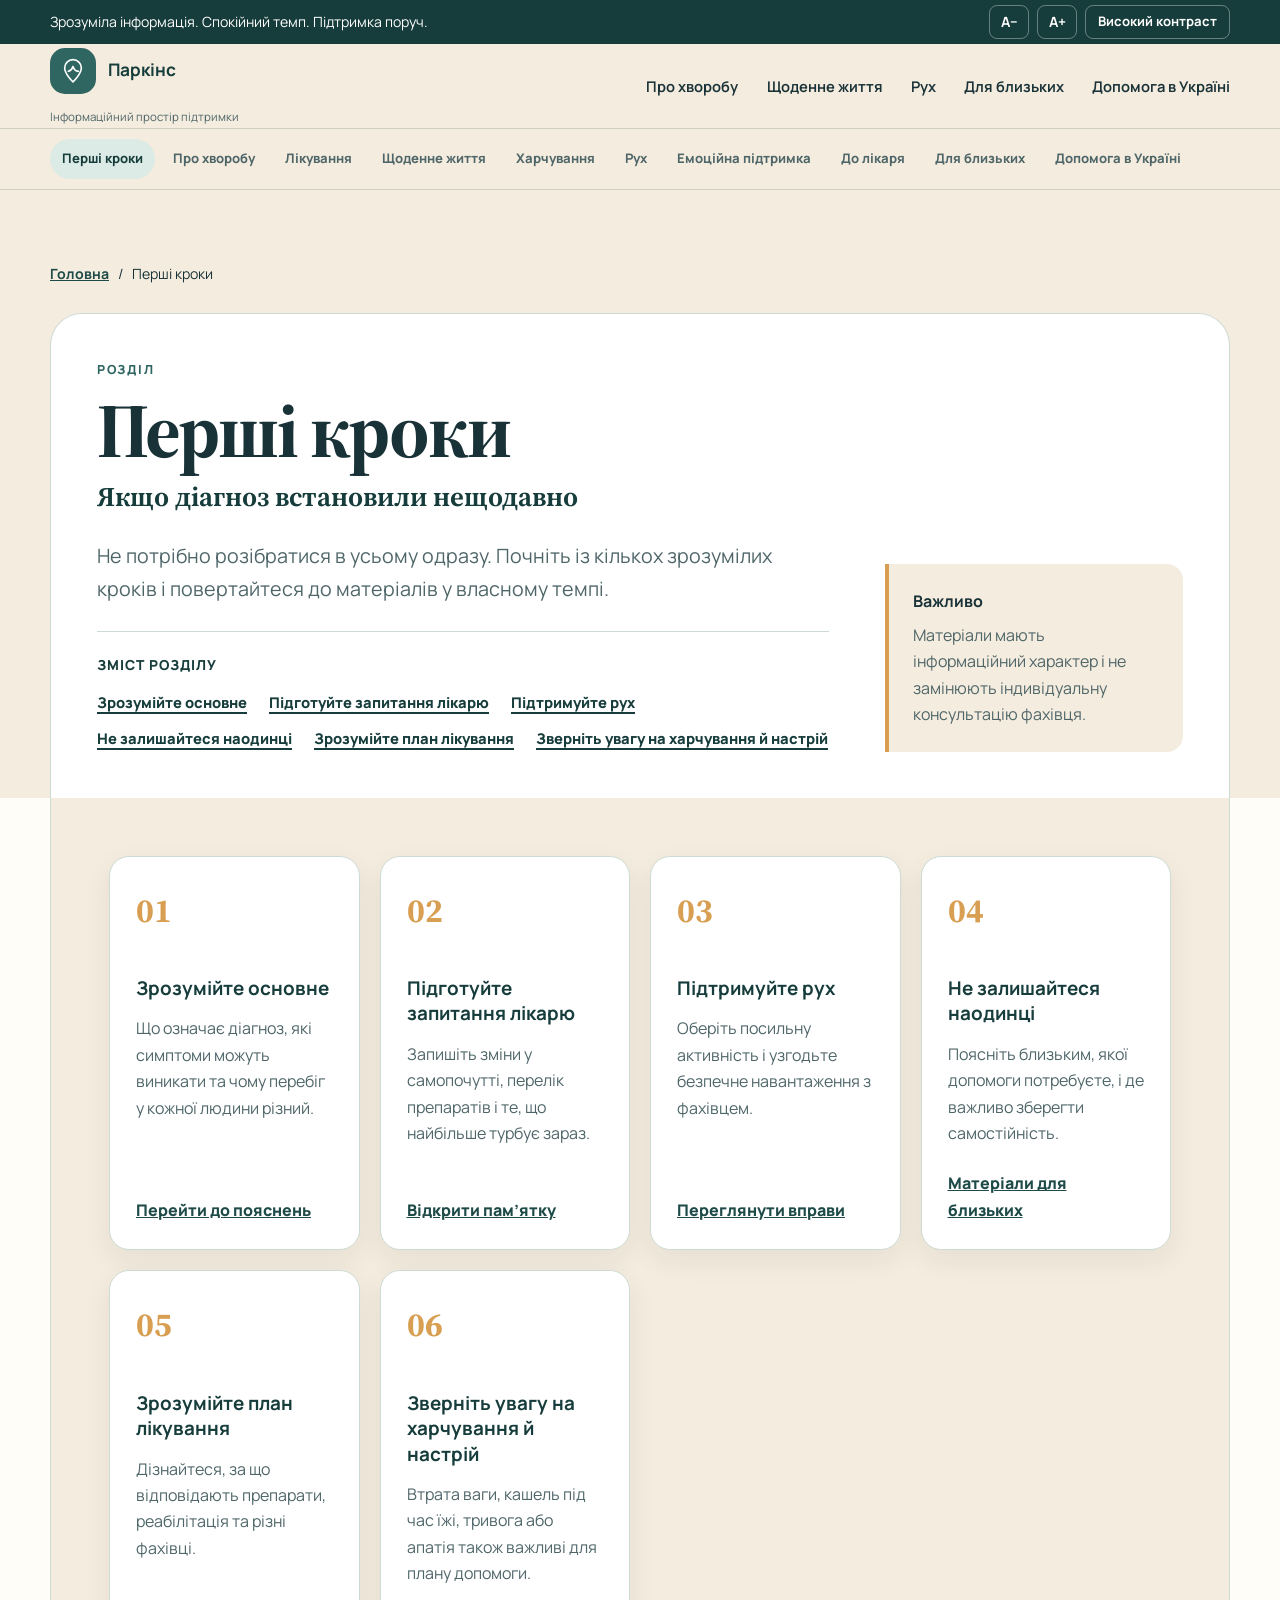
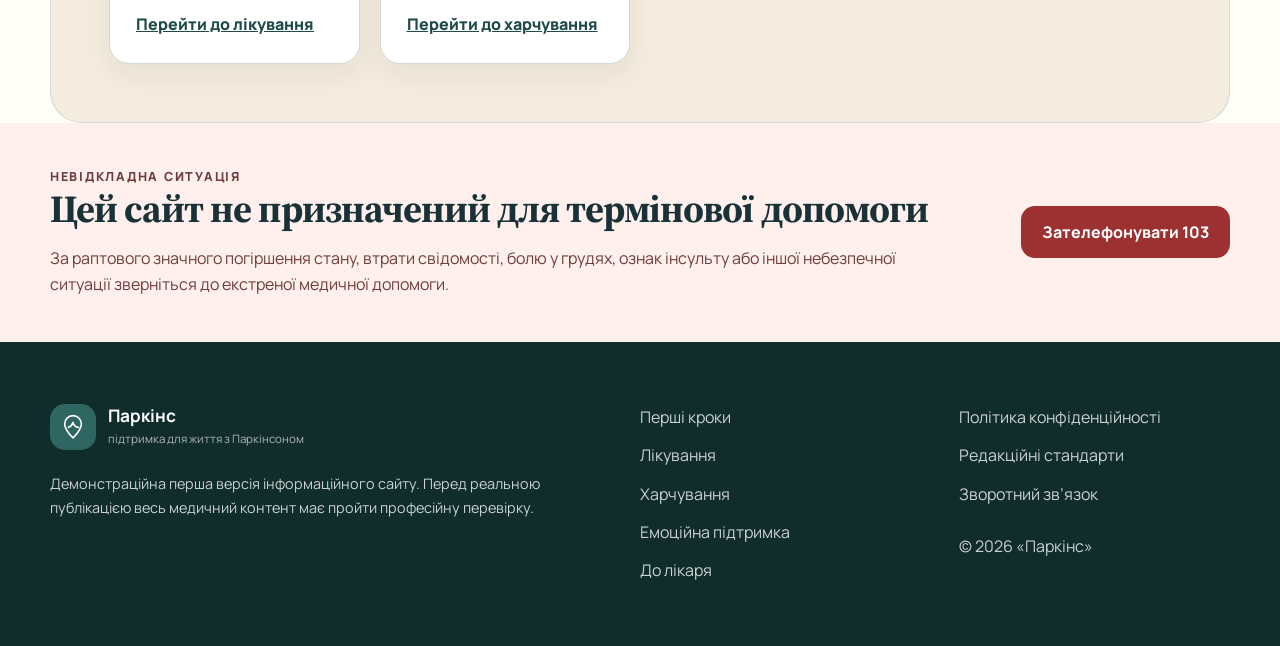
<file: first-steps.html>
<!DOCTYPE html>

<html lang="uk"><head><meta charset="utf-8"/><meta content="width=device-width, initial-scale=1.0" name="viewport"/><meta content="Паркінс — зрозуміла інформація та щоденна підтримка для людей, які живуть із хворобою Паркінсона, та їхніх близьких." name="description"/><meta content="#2f6662" name="theme-color"/><title>Перші кроки — Паркінс</title><link href="https://fonts.googleapis.com" rel="preconnect"/><link crossorigin="" href="https://fonts.gstatic.com" rel="preconnect"/><link href="https://fonts.googleapis.com/css2?family=Manrope:wght@400;500;600;700;800&amp;family=Source+Serif+4:opsz,wght@8..60,600;8..60,700&amp;display=swap" rel="stylesheet"/><link href="styles.css" rel="stylesheet"/></head><body class="inner-page first-steps-page"><a class="skip-link" href="#main-content">Перейти до основного вмісту</a><div aria-label="Налаштування доступності" class="utility-bar">
<div class="container utility-bar__inner">
<p>Зрозуміла інформація. Спокійний темп. Підтримка поруч.</p>
<div class="accessibility-controls">
<button aria-label="Зменшити розмір тексту" class="utility-button" data-font-action="decrease" type="button">
          A−
        </button>
<button aria-label="Збільшити розмір тексту" class="utility-button" data-font-action="increase" type="button">
          A+
        </button>
<button aria-pressed="false" class="utility-button utility-button--text" id="contrastToggle" type="button">
          Високий контраст
        </button>
</div>
</div>
</div><header class="site-header" id="top">
<div class="container site-header__inner">
<a aria-label="Паркінс, головна сторінка" class="brand" href="index.html"><span aria-hidden="true" class="brand__mark">
<svg role="img" viewbox="0 0 48 48">
<path d="M24 7c7 0 12.5 5.5 12.5 12.3 0 9.8-12.5 21.1-12.5 21.1S11.5 29.1 11.5 19.3C11.5 12.5 17 7 24 7Z"></path>
<path d="M17 24.5c3.6-1 5.8-3.4 7-7.4 1.5 4.8 4.2 7.2 8.2 7.4"></path>
</svg>
</span><strong>Паркінс</strong><small>Інформаційний простір підтримки</small></a>
<button aria-controls="siteNavigation" aria-expanded="false" class="menu-toggle" type="button">
<span class="menu-toggle__label">Меню</span>
<span aria-hidden="true" class="menu-toggle__icon"></span>
</button>
<nav aria-label="Основна навігація" class="site-nav" id="siteNavigation"><a aria-current="page" class="nav-mobile-only" href="first-steps.html">Перші кроки</a><a href="understand.html">Про хворобу</a><a class="nav-mobile-only" href="treatment.html">Лікування</a><a href="daily-life.html">Щоденне життя</a><a class="nav-mobile-only" href="nutrition.html">Харчування</a><a href="movement.html">Рух</a><a class="nav-mobile-only" href="emotional-support.html">Емоційна підтримка</a><a class="nav-mobile-only" href="doctor-visit.html">До лікаря</a><a href="relatives.html">Для близьких</a><a href="support-ukraine.html">Допомога в Україні</a></nav>
</div>
</header><nav aria-label="Тематичні розділи сайту" class="topics-nav"><div class="container topics-nav__inner"><a aria-current="page" href="first-steps.html">Перші кроки</a><a href="understand.html">Про хворобу</a><a href="treatment.html">Лікування</a><a href="daily-life.html">Щоденне життя</a><a href="nutrition.html">Харчування</a><a href="movement.html">Рух</a><a href="emotional-support.html">Емоційна підтримка</a><a href="doctor-visit.html">До лікаря</a><a href="relatives.html">Для близьких</a><a href="support-ukraine.html">Допомога в Україні</a></div></nav><main id="main-content"><section class="page-hero"><div class="container"><nav aria-label="Навігаційний шлях" class="breadcrumbs"><a href="index.html">Головна</a><span aria-hidden="true">/</span><span aria-current="page">Перші кроки</span></nav><div class="page-hero__grid"><div><p class="eyebrow">Розділ</p><h1>Перші кроки</h1><p class="page-hero__subtitle">Якщо діагноз встановили нещодавно</p><p class="page-hero__lead">Не потрібно розібратися в усьому одразу. Почніть із кількох зрозумілих кроків і повертайтеся до матеріалів у власному темпі.</p><nav aria-label="Зміст розділу" class="page-toc"><p class="page-toc__title">Зміст розділу</p><ol class="page-toc__list"><li><a href="#zrozumiite-osnovne">Зрозумійте основне</a></li><li><a href="#pidhotuite-zapytannia-likariu">Підготуйте запитання лікарю</a></li><li><a href="#pidtrymuite-rukh">Підтримуйте рух</a></li><li><a href="#ne-zalyshaitesia-naodyntsi">Не залишайтеся наодинці</a></li><li><a href="#zrozumiite-plan-likuvannia">Зрозумійте план лікування</a></li><li><a href="#zvernit-uvahu-na-kharchuvannia-i-nastrii">Зверніть увагу на харчування й настрій</a></li></ol></nav></div><aside class="page-hero__aside"><strong>Важливо</strong><p>Матеріали мають інформаційний характер і не замінюють індивідуальну консультацію фахівця.</p></aside></div></div></section><section class="section page-rubric page-rubric--beige page-rubric--first page-rubric--last" id="first-steps">
<div class="container">
<div class="steps-grid">
<article class="step-card searchable" data-search="діагноз перші кроки зрозуміти" id="zrozumiite-osnovne">
<span class="step-card__number">01</span>
<h3>Зрозумійте основне</h3>
<p>Що означає діагноз, які симптоми можуть виникати та чому перебіг у кожної людини різний.</p>
<a href="understand.html">Перейти до пояснень</a>
</article>
<article class="step-card searchable" data-search="лікар невролог підготовка консультація" id="pidhotuite-zapytannia-likariu">
<span class="step-card__number">02</span>
<h3>Підготуйте запитання лікарю</h3>
<p>Запишіть зміни у самопочутті, перелік препаратів і те, що найбільше турбує зараз.</p>
<a href="doctor-visit.html">Відкрити пам’ятку</a>
</article>
<article class="step-card searchable" data-search="рух вправи активність" id="pidtrymuite-rukh">
<span class="step-card__number">03</span>
<h3>Підтримуйте рух</h3>
<p>Оберіть посильну активність і узгодьте безпечне навантаження з фахівцем.</p>
<a href="movement.html">Переглянути вправи</a>
</article>
<article class="step-card searchable" data-search="родина близькі підтримка розмова" id="ne-zalyshaitesia-naodyntsi">
<span class="step-card__number">04</span>
<h3>Не залишайтеся наодинці</h3>
<p>Поясніть близьким, якої допомоги потребуєте, і де важливо зберегти самостійність.</p>
<a href="relatives.html">Матеріали для близьких</a>
</article>
<article class="step-card searchable" id="zrozumiite-plan-likuvannia">
<span class="step-card__number">05</span>
<h3>Зрозумійте план лікування</h3><p>Дізнайтеся, за що відповідають препарати, реабілітація та різні фахівці.</p><a href="treatment.html">Перейти до лікування</a>
</article><article class="step-card searchable" id="zvernit-uvahu-na-kharchuvannia-i-nastrii">
<span class="step-card__number">06</span>
<h3>Зверніть увагу на харчування й настрій</h3><p>Втрата ваги, кашель під час їжі, тривога або апатія також важливі для плану допомоги.</p><a href="nutrition.html">Перейти до харчування</a>
</article></div>
</div>
</section></main><section class="section section--emergency">
<div class="container emergency-panel">
<div>
<p class="eyebrow">Невідкладна ситуація</p>
<h2>Цей сайт не призначений для термінової допомоги</h2>
<p>
            За раптового значного погіршення стану, втрати свідомості,
            болю у грудях, ознак інсульту або іншої небезпечної ситуації
            зверніться до екстреної медичної допомоги.
          </p>
</div>
<a class="button button--danger" href="tel:103">Зателефонувати 103</a>
</div>
</section><footer class="site-footer">
<div class="container site-footer__grid">
<div>
<a aria-label="Паркінс, головна сторінка" class="brand brand--footer" href="index.html">
<span aria-hidden="true" class="brand__mark">
<svg viewbox="0 0 48 48">
<path d="M24 7c7 0 12.5 5.5 12.5 12.3 0 9.8-12.5 21.1-12.5 21.1S11.5 29.1 11.5 19.3C11.5 12.5 17 7 24 7Z"></path>
<path d="M17 24.5c3.6-1 5.8-3.4 7-7.4 1.5 4.8 4.2 7.2 8.2 7.4"></path>
</svg>
</span>
<span>
<strong>Паркінс</strong>
<small>підтримка для життя з Паркінсоном</small>
</span>
</a>
<p class="site-footer__note">
          Демонстраційна перша версія інформаційного сайту. Перед реальною
          публікацією весь медичний контент має пройти професійну перевірку.
        </p>
</div>
<nav aria-label="Навігація в підвалі" class="footer-nav"><a href="first-steps.html">Перші кроки</a><a href="treatment.html">Лікування</a><a href="nutrition.html">Харчування</a><a href="emotional-support.html">Емоційна підтримка</a><a href="doctor-visit.html">До лікаря</a></nav>
<div class="footer-meta">
<a href="index.html">Політика конфіденційності</a>
<a href="index.html">Редакційні стандарти</a>
<a href="index.html">Зворотний зв’язок</a>
<p>© <span id="currentYear"></span> «Паркінс»</p>
</div>
</div>
</footer><script src="script.js"></script></body></html>
</file>
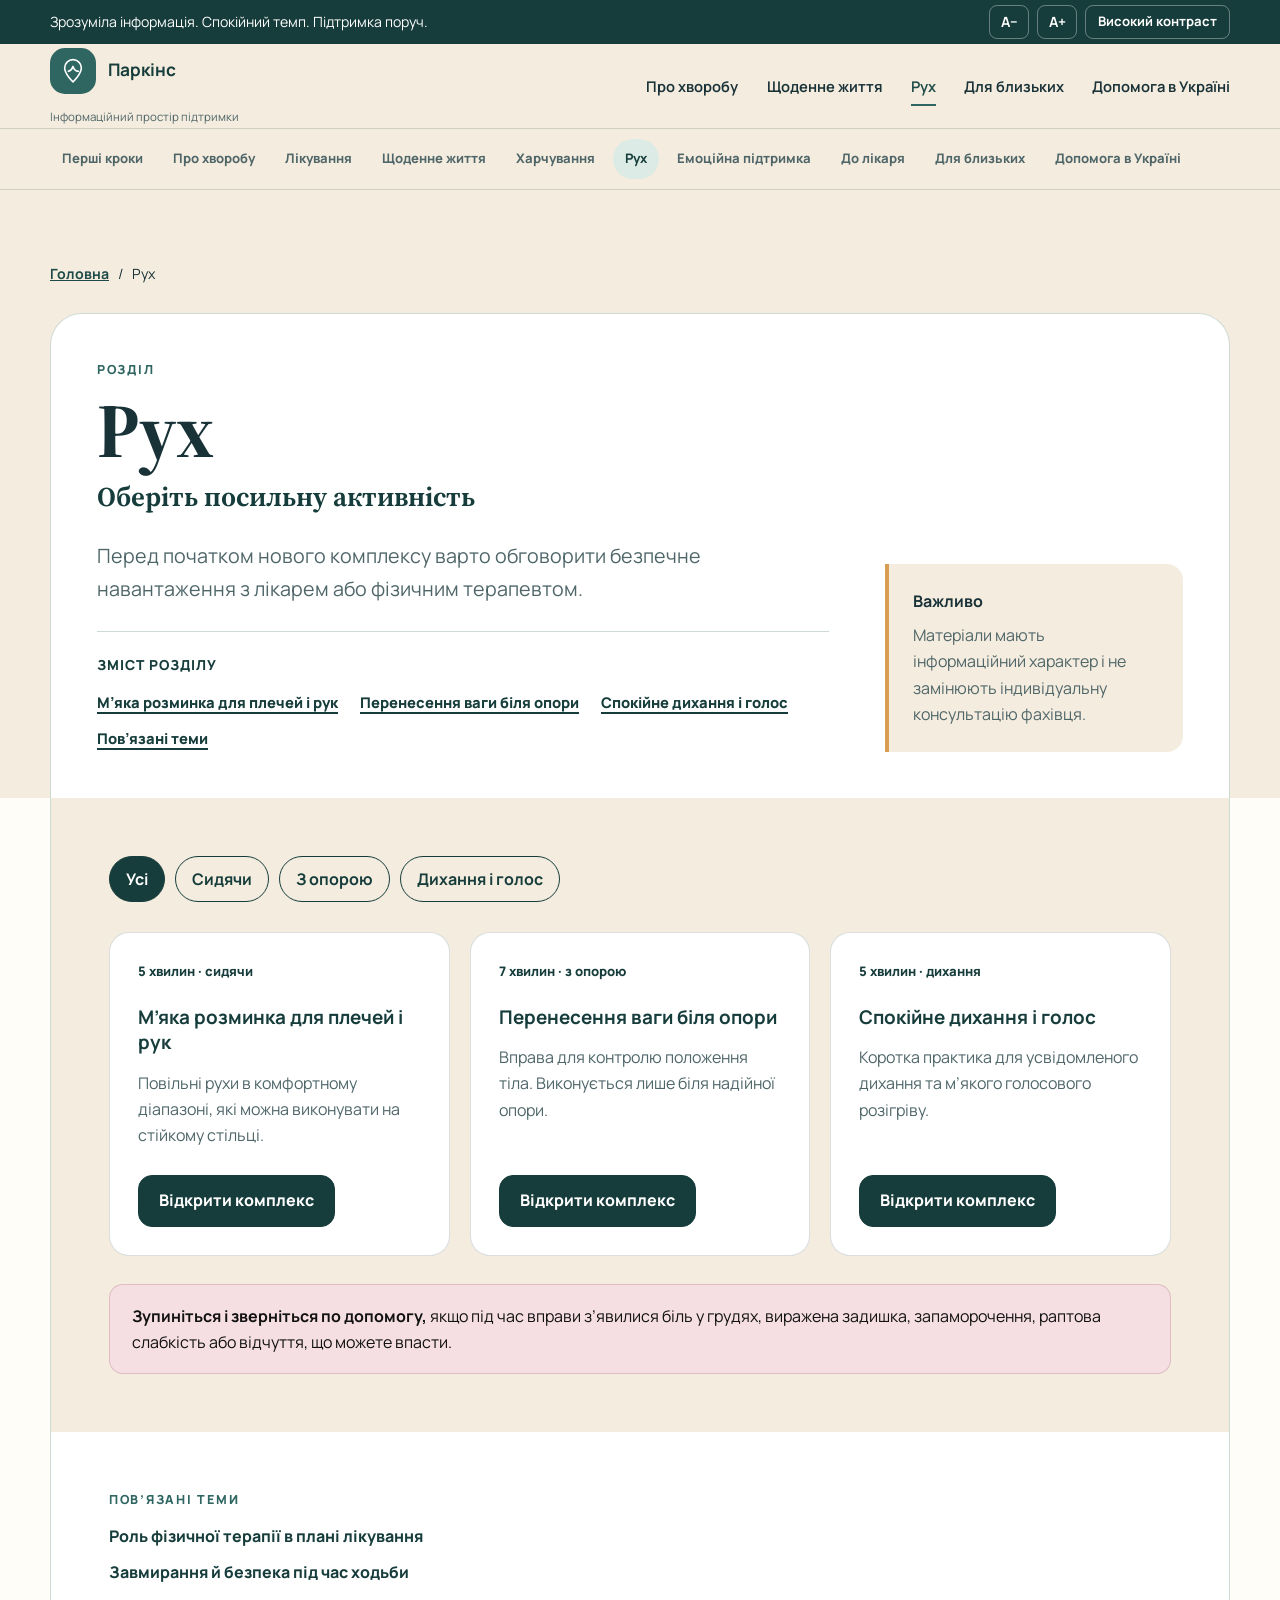
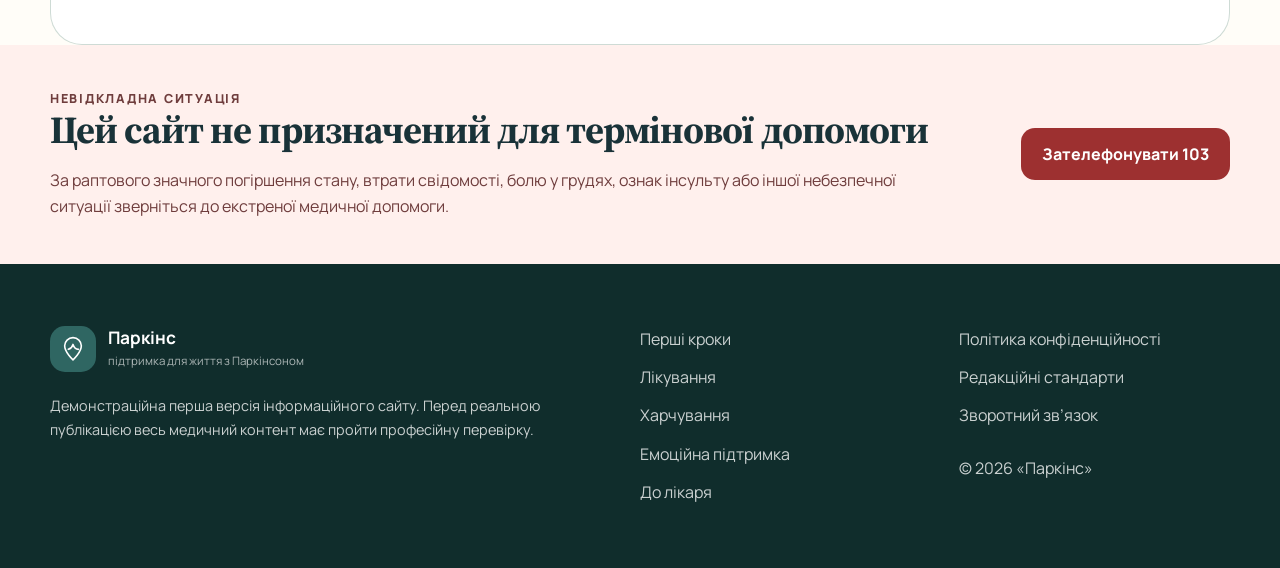
<file: movement.html>
<!DOCTYPE html>

<html lang="uk"><head><meta charset="utf-8"/><meta content="width=device-width, initial-scale=1.0" name="viewport"/><meta content="Паркінс — зрозуміла інформація та щоденна підтримка для людей, які живуть із хворобою Паркінсона, та їхніх близьких." name="description"/><meta content="#2f6662" name="theme-color"/><title>Рух — Паркінс</title><link href="https://fonts.googleapis.com" rel="preconnect"/><link crossorigin="" href="https://fonts.gstatic.com" rel="preconnect"/><link href="https://fonts.googleapis.com/css2?family=Manrope:wght@400;500;600;700;800&amp;family=Source+Serif+4:opsz,wght@8..60,600;8..60,700&amp;display=swap" rel="stylesheet"/><link href="styles.css" rel="stylesheet"/></head><body class="inner-page movement-page"><a class="skip-link" href="#main-content">Перейти до основного вмісту</a><div aria-label="Налаштування доступності" class="utility-bar">
<div class="container utility-bar__inner">
<p>Зрозуміла інформація. Спокійний темп. Підтримка поруч.</p>
<div class="accessibility-controls">
<button aria-label="Зменшити розмір тексту" class="utility-button" data-font-action="decrease" type="button">
          A−
        </button>
<button aria-label="Збільшити розмір тексту" class="utility-button" data-font-action="increase" type="button">
          A+
        </button>
<button aria-pressed="false" class="utility-button utility-button--text" id="contrastToggle" type="button">
          Високий контраст
        </button>
</div>
</div>
</div><header class="site-header" id="top">
<div class="container site-header__inner">
<a aria-label="Паркінс, головна сторінка" class="brand" href="index.html"><span aria-hidden="true" class="brand__mark">
<svg role="img" viewbox="0 0 48 48">
<path d="M24 7c7 0 12.5 5.5 12.5 12.3 0 9.8-12.5 21.1-12.5 21.1S11.5 29.1 11.5 19.3C11.5 12.5 17 7 24 7Z"></path>
<path d="M17 24.5c3.6-1 5.8-3.4 7-7.4 1.5 4.8 4.2 7.2 8.2 7.4"></path>
</svg>
</span><strong>Паркінс</strong><small>Інформаційний простір підтримки</small></a>
<button aria-controls="siteNavigation" aria-expanded="false" class="menu-toggle" type="button">
<span class="menu-toggle__label">Меню</span>
<span aria-hidden="true" class="menu-toggle__icon"></span>
</button>
<nav aria-label="Основна навігація" class="site-nav" id="siteNavigation"><a class="nav-mobile-only" href="first-steps.html">Перші кроки</a><a href="understand.html">Про хворобу</a><a class="nav-mobile-only" href="treatment.html">Лікування</a><a href="daily-life.html">Щоденне життя</a><a class="nav-mobile-only" href="nutrition.html">Харчування</a><a aria-current="page" href="movement.html">Рух</a><a class="nav-mobile-only" href="emotional-support.html">Емоційна підтримка</a><a class="nav-mobile-only" href="doctor-visit.html">До лікаря</a><a href="relatives.html">Для близьких</a><a href="support-ukraine.html">Допомога в Україні</a></nav>
</div>
</header><nav aria-label="Тематичні розділи сайту" class="topics-nav"><div class="container topics-nav__inner"><a href="first-steps.html">Перші кроки</a><a href="understand.html">Про хворобу</a><a href="treatment.html">Лікування</a><a href="daily-life.html">Щоденне життя</a><a href="nutrition.html">Харчування</a><a aria-current="page" href="movement.html">Рух</a><a href="emotional-support.html">Емоційна підтримка</a><a href="doctor-visit.html">До лікаря</a><a href="relatives.html">Для близьких</a><a href="support-ukraine.html">Допомога в Україні</a></div></nav><main id="main-content"><section class="page-hero"><div class="container"><nav aria-label="Навігаційний шлях" class="breadcrumbs"><a href="index.html">Головна</a><span aria-hidden="true">/</span><span aria-current="page">Рух</span></nav><div class="page-hero__grid"><div><p class="eyebrow">Розділ</p><h1>Рух</h1><p class="page-hero__subtitle">Оберіть посильну активність</p><p class="page-hero__lead">Перед початком нового комплексу варто обговорити безпечне навантаження з лікарем або фізичним терапевтом.</p><nav aria-label="Зміст розділу" class="page-toc"><p class="page-toc__title">Зміст розділу</p><ol class="page-toc__list"><li><a href="#m-iaka-rozmynka-dlia-plechei-i-ruk">М’яка розминка для плечей і рук</a></li><li><a href="#perenesennia-vahy-bilia-opory">Перенесення ваги біля опори</a></li><li><a href="#spokiine-dykhannia-i-holos">Спокійне дихання і голос</a></li><li><a href="#pov-iazani-temy">Пов’язані теми</a></li></ol></nav></div><aside class="page-hero__aside"><strong>Важливо</strong><p>Матеріали мають інформаційний характер і не замінюють індивідуальну консультацію фахівця.</p></aside></div></div></section><section class="section page-rubric page-rubric--beige page-rubric--first" id="movement">
<div class="container">
<div aria-label="Фільтр вправ" class="exercise-filters" role="group">
<button class="filter-button is-active" data-filter="all" type="button">Усі</button>
<button class="filter-button" data-filter="seated" type="button">Сидячи</button>
<button class="filter-button" data-filter="support" type="button">З опорою</button>
<button class="filter-button" data-filter="breathing" type="button">Дихання і голос</button>
</div>
<div class="exercise-grid">
<article class="exercise-card searchable" data-category="seated" data-search="сидячи руки плечі розминка 5 хвилин" id="m-iaka-rozmynka-dlia-plechei-i-ruk">
<span class="exercise-card__tag">5 хвилин · сидячи</span>
<h3>М’яка розминка для плечей і рук</h3>
<p>Повільні рухи в комфортному діапазоні, які можна виконувати на стійкому стільці.</p>
<button class="button button--light modal-trigger" data-modal="modal-exercise-seated" type="button">Відкрити комплекс</button>
</article>
<article class="exercise-card searchable" data-category="support" data-search="опора постава вага рівновага 7 хвилин" id="perenesennia-vahy-bilia-opory">
<span class="exercise-card__tag">7 хвилин · з опорою</span>
<h3>Перенесення ваги біля опори</h3>
<p>Вправа для контролю положення тіла. Виконується лише біля надійної опори.</p>
<button class="button button--light modal-trigger" data-modal="modal-exercise-support" type="button">Відкрити комплекс</button>
</article>
<article class="exercise-card searchable" data-category="breathing" data-search="дихання голос мовлення 5 хвилин" id="spokiine-dykhannia-i-holos">
<span class="exercise-card__tag">5 хвилин · дихання</span>
<h3>Спокійне дихання і голос</h3>
<p>Коротка практика для усвідомленого дихання та м’якого голосового розігріву.</p>
<button class="button button--light modal-trigger" data-modal="modal-exercise-breathing" type="button">Відкрити комплекс</button>
</article>
</div>
<div class="safety-banner">
<strong>Зупиніться і зверніться по допомогу,</strong>
          якщо під час вправи з’явилися біль у грудях, виражена задишка,
          запаморочення, раптова слабкість або відчуття, що можете впасти.
        </div>
</div>
</section><section class="section section--compact page-rubric page-rubric--white page-rubric--last" id="pov-iazani-temy"><div class="container related-links"><p class="eyebrow">Пов’язані теми</p><div><a href="treatment.html">Роль фізичної терапії в плані лікування</a><a href="daily-life.html#freezing">Завмирання й безпека під час ходьби</a></div></div></section></main><div aria-labelledby="modal-parkinson-title" aria-modal="true" class="modal" hidden="" id="modal-parkinson" role="dialog">
<div class="modal__backdrop" data-modal-close=""></div>
<div class="modal__dialog" role="document">
<button aria-label="Закрити" class="modal__close" data-modal-close="" type="button">×</button>
<p class="eyebrow">Медична інформація</p>
<h2 id="modal-parkinson-title">Що таке хвороба Паркінсона</h2>
<p>Хвороба Паркінсона — це неврологічне захворювання, яке може впливати на рухи, рівновагу, сон, настрій, мовлення та інші функції.</p>
<p>Симптоми й темп змін відрізняються в різних людей. План допомоги складають індивідуально разом із лікарем та іншими фахівцями.</p>
<div class="info-box"><strong>Перед публікацією:</strong> цей текст має бути доповнений і перевірений неврологом.</div>
</div>
</div><div aria-labelledby="modal-walking-title" aria-modal="true" class="modal" hidden="" id="modal-walking" role="dialog">
<div class="modal__backdrop" data-modal-close=""></div>
<div class="modal__dialog" role="document">
<button aria-label="Закрити" class="modal__close" data-modal-close="" type="button">×</button>
<p class="eyebrow">Практична порада</p>
<h2 id="modal-walking-title">Як підготувати опис змін ходи</h2>
<ul>
<li>Коли саме стало важче починати рух або повертати?</li>
<li>Чи виникають завмирання у вузьких проходах або біля дверей?</li>
<li>Чи були падіння або майже падіння?</li>
<li>У який час дня ходити легше або складніше?</li>
</ul>
<p>Не намагайтеся самостійно підбирати складні тренування. Обговоріть зміни з лікарем або фізичним терапевтом.</p>
</div>
</div><div aria-labelledby="modal-sleep-title" aria-modal="true" class="modal" hidden="" id="modal-sleep" role="dialog">
<div class="modal__backdrop" data-modal-close=""></div>
<div class="modal__dialog" role="document">
<button aria-label="Закрити" class="modal__close" data-modal-close="" type="button">×</button>
<p class="eyebrow">Щоденник спостережень</p>
<h2 id="modal-sleep-title">Що записувати про сон</h2>
<ul>
<li>Час засинання і пробудження.</li>
<li>Кількість нічних пробуджень.</li>
<li>Денну сонливість.</li>
<li>Незвичну поведінку уві сні, про яку повідомили близькі.</li>
</ul>
<p>Якщо порушення сну повторюються, обговоріть їх із лікарем. Не починайте снодійні препарати без консультації.</p>
</div>
</div><div aria-labelledby="modal-speech-title" aria-modal="true" class="modal" hidden="" id="modal-speech" role="dialog">
<div class="modal__backdrop" data-modal-close=""></div>
<div class="modal__dialog" role="document">
<button aria-label="Закрити" class="modal__close" data-modal-close="" type="button">×</button>
<p class="eyebrow">Мовлення і ковтання</p>
<h2 id="modal-speech-title">Коли варто звернути увагу</h2>
<ul>
<li>Голос став значно тихішим або монотонним.</li>
<li>Співрозмовники часто просять повторити сказане.</li>
<li>Під час їжі чи пиття виникає кашель.</li>
<li>Їжа довго залишається в роті або прийом їжі став значно довшим.</li>
</ul>
<p>Такі зміни варто обговорити з лікарем і фахівцем, який працює з мовленням та ковтанням.</p>
</div>
</div><div aria-labelledby="modal-mood-title" aria-modal="true" class="modal" hidden="" id="modal-mood" role="dialog">
<div class="modal__backdrop" data-modal-close=""></div>
<div class="modal__dialog" role="document">
<button aria-label="Закрити" class="modal__close" data-modal-close="" type="button">×</button>
<p class="eyebrow">Емоційна підтримка</p>
<h2 id="modal-mood-title">Емоційні зміни теж важливі</h2>
<p>Тривога, апатія, пригнічений настрій або втрата інтересу до звичних справ не мають залишатися без уваги.</p>
<p>Запишіть, коли це почалося, як довго триває і як впливає на сон, апетит та повсякденні справи. Обговоріть ці зміни з лікарем.</p>
</div>
</div><div aria-labelledby="modal-medication-title" aria-modal="true" class="modal" hidden="" id="modal-medication" role="dialog">
<div class="modal__backdrop" data-modal-close=""></div>
<div class="modal__dialog" role="document">
<button aria-label="Закрити" class="modal__close" data-modal-close="" type="button">×</button>
<p class="eyebrow">Лікування</p>
<h2 id="modal-medication-title">Що записати про дію ліків</h2>
<ul>
<li>Назву та час приймання призначеного препарату.</li>
<li>Коли ви відчули зміну самопочуття.</li>
<li>Які симптоми полегшилися або посилилися.</li>
<li>Чи з’явилися нові небажані відчуття.</li>
</ul>
<div class="info-box"><strong>Не змінюйте дозу або графік самостійно.</strong> Ці нотатки призначені для обговорення з лікарем.</div>
</div>
</div><div aria-labelledby="modal-exercise-seated-title" aria-modal="true" class="modal" hidden="" id="modal-exercise-seated" role="dialog">
<div class="modal__backdrop" data-modal-close=""></div>
<div class="modal__dialog" role="document">
<button aria-label="Закрити" class="modal__close" data-modal-close="" type="button">×</button>
<p class="eyebrow">Демонстраційний комплекс</p>
<h2 id="modal-exercise-seated-title">М’яка розминка для плечей і рук</h2>
<ol>
<li>Сядьте на стійкий стілець, поставте стопи на підлогу.</li>
<li>Повільно підніміть і опустіть плечі 5 разів.</li>
<li>Обережно відведіть плечі назад, не затримуючи дихання.</li>
<li>Розкрийте долоні й повільно стисніть пальці 5–8 разів.</li>
</ol>
<p>Усі рухи виконуйте без болю. Це лише демонстраційний контент; реальний комплекс має перевірити фізичний терапевт.</p>
</div>
</div><div aria-labelledby="modal-exercise-support-title" aria-modal="true" class="modal" hidden="" id="modal-exercise-support" role="dialog">
<div class="modal__backdrop" data-modal-close=""></div>
<div class="modal__dialog" role="document">
<button aria-label="Закрити" class="modal__close" data-modal-close="" type="button">×</button>
<p class="eyebrow">Демонстраційний комплекс</p>
<h2 id="modal-exercise-support-title">Перенесення ваги біля опори</h2>
<p>Виконуйте лише біля нерухомої опори та, за потреби, у присутності іншої людини.</p>
<ol>
<li>Станьте обличчям до стійкої опори й тримайтеся обома руками.</li>
<li>Повільно перенесіть вагу трохи вправо, потім поверніться в центр.</li>
<li>Повторіть уліво, не відриваючи стопи від підлоги.</li>
</ol>
<p>За нестійкості, запаморочення або страху падіння припиніть вправу.</p>
</div>
</div><div aria-labelledby="modal-exercise-breathing-title" aria-modal="true" class="modal" hidden="" id="modal-exercise-breathing" role="dialog">
<div class="modal__backdrop" data-modal-close=""></div>
<div class="modal__dialog" role="document">
<button aria-label="Закрити" class="modal__close" data-modal-close="" type="button">×</button>
<p class="eyebrow">Демонстраційний комплекс</p>
<h2 id="modal-exercise-breathing-title">Спокійне дихання і голос</h2>
<ol>
<li>Сядьте з опорою для спини.</li>
<li>Зробіть спокійний вдих носом і довший видих ротом.</li>
<li>Після вдиху м’яко протягніть звук «а» без напруження.</li>
<li>Повторіть 3–5 разів із паузами.</li>
</ol>
<p>Вправи для голосу мають підбиратися індивідуально фахівцем із мовлення.</p>
</div>
</div><section class="section section--emergency">
<div class="container emergency-panel">
<div>
<p class="eyebrow">Невідкладна ситуація</p>
<h2>Цей сайт не призначений для термінової допомоги</h2>
<p>
            За раптового значного погіршення стану, втрати свідомості,
            болю у грудях, ознак інсульту або іншої небезпечної ситуації
            зверніться до екстреної медичної допомоги.
          </p>
</div>
<a class="button button--danger" href="tel:103">Зателефонувати 103</a>
</div>
</section><footer class="site-footer">
<div class="container site-footer__grid">
<div>
<a aria-label="Паркінс, головна сторінка" class="brand brand--footer" href="index.html">
<span aria-hidden="true" class="brand__mark">
<svg viewbox="0 0 48 48">
<path d="M24 7c7 0 12.5 5.5 12.5 12.3 0 9.8-12.5 21.1-12.5 21.1S11.5 29.1 11.5 19.3C11.5 12.5 17 7 24 7Z"></path>
<path d="M17 24.5c3.6-1 5.8-3.4 7-7.4 1.5 4.8 4.2 7.2 8.2 7.4"></path>
</svg>
</span>
<span>
<strong>Паркінс</strong>
<small>підтримка для життя з Паркінсоном</small>
</span>
</a>
<p class="site-footer__note">
          Демонстраційна перша версія інформаційного сайту. Перед реальною
          публікацією весь медичний контент має пройти професійну перевірку.
        </p>
</div>
<nav aria-label="Навігація в підвалі" class="footer-nav"><a href="first-steps.html">Перші кроки</a><a href="treatment.html">Лікування</a><a href="nutrition.html">Харчування</a><a href="emotional-support.html">Емоційна підтримка</a><a href="doctor-visit.html">До лікаря</a></nav>
<div class="footer-meta">
<a href="index.html">Політика конфіденційності</a>
<a href="index.html">Редакційні стандарти</a>
<a href="index.html">Зворотний зв’язок</a>
<p>© <span id="currentYear"></span> «Паркінс»</p>
</div>
</div>
</footer><script src="script.js"></script></body></html>
</file>
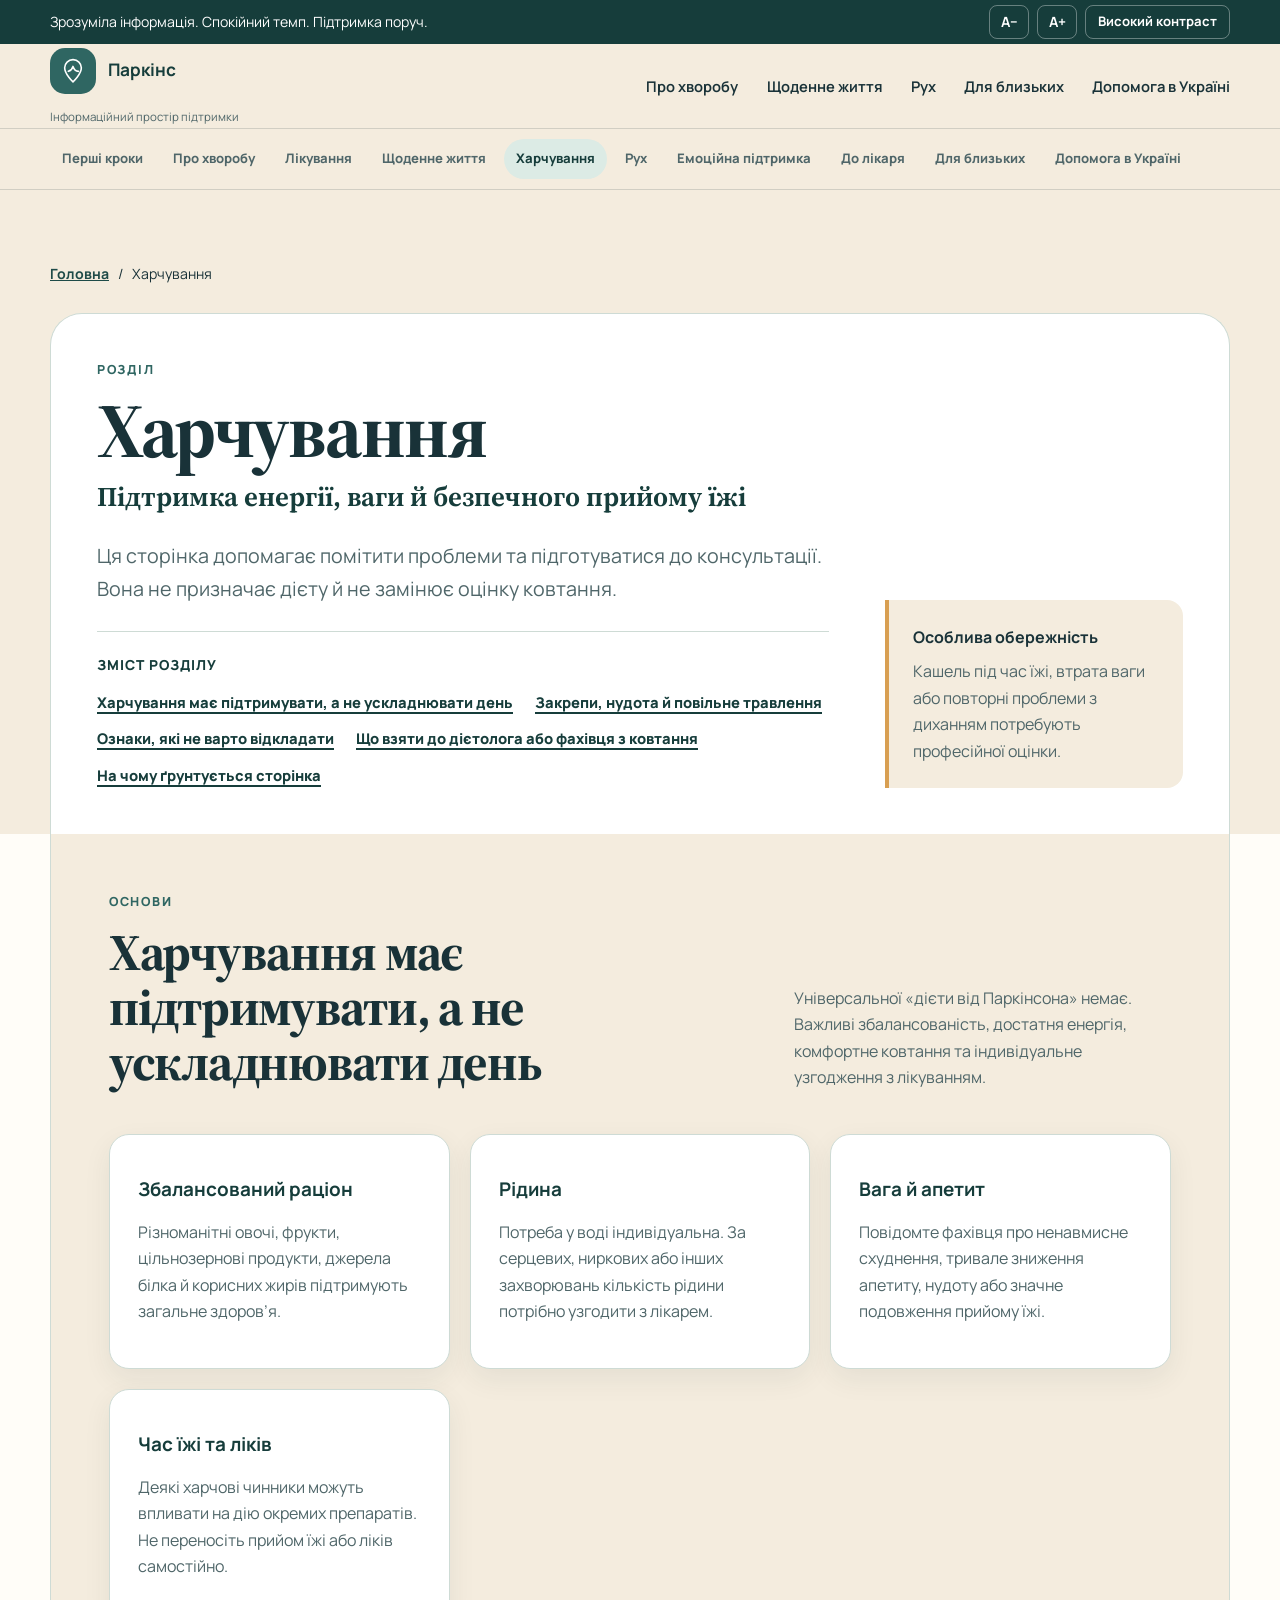
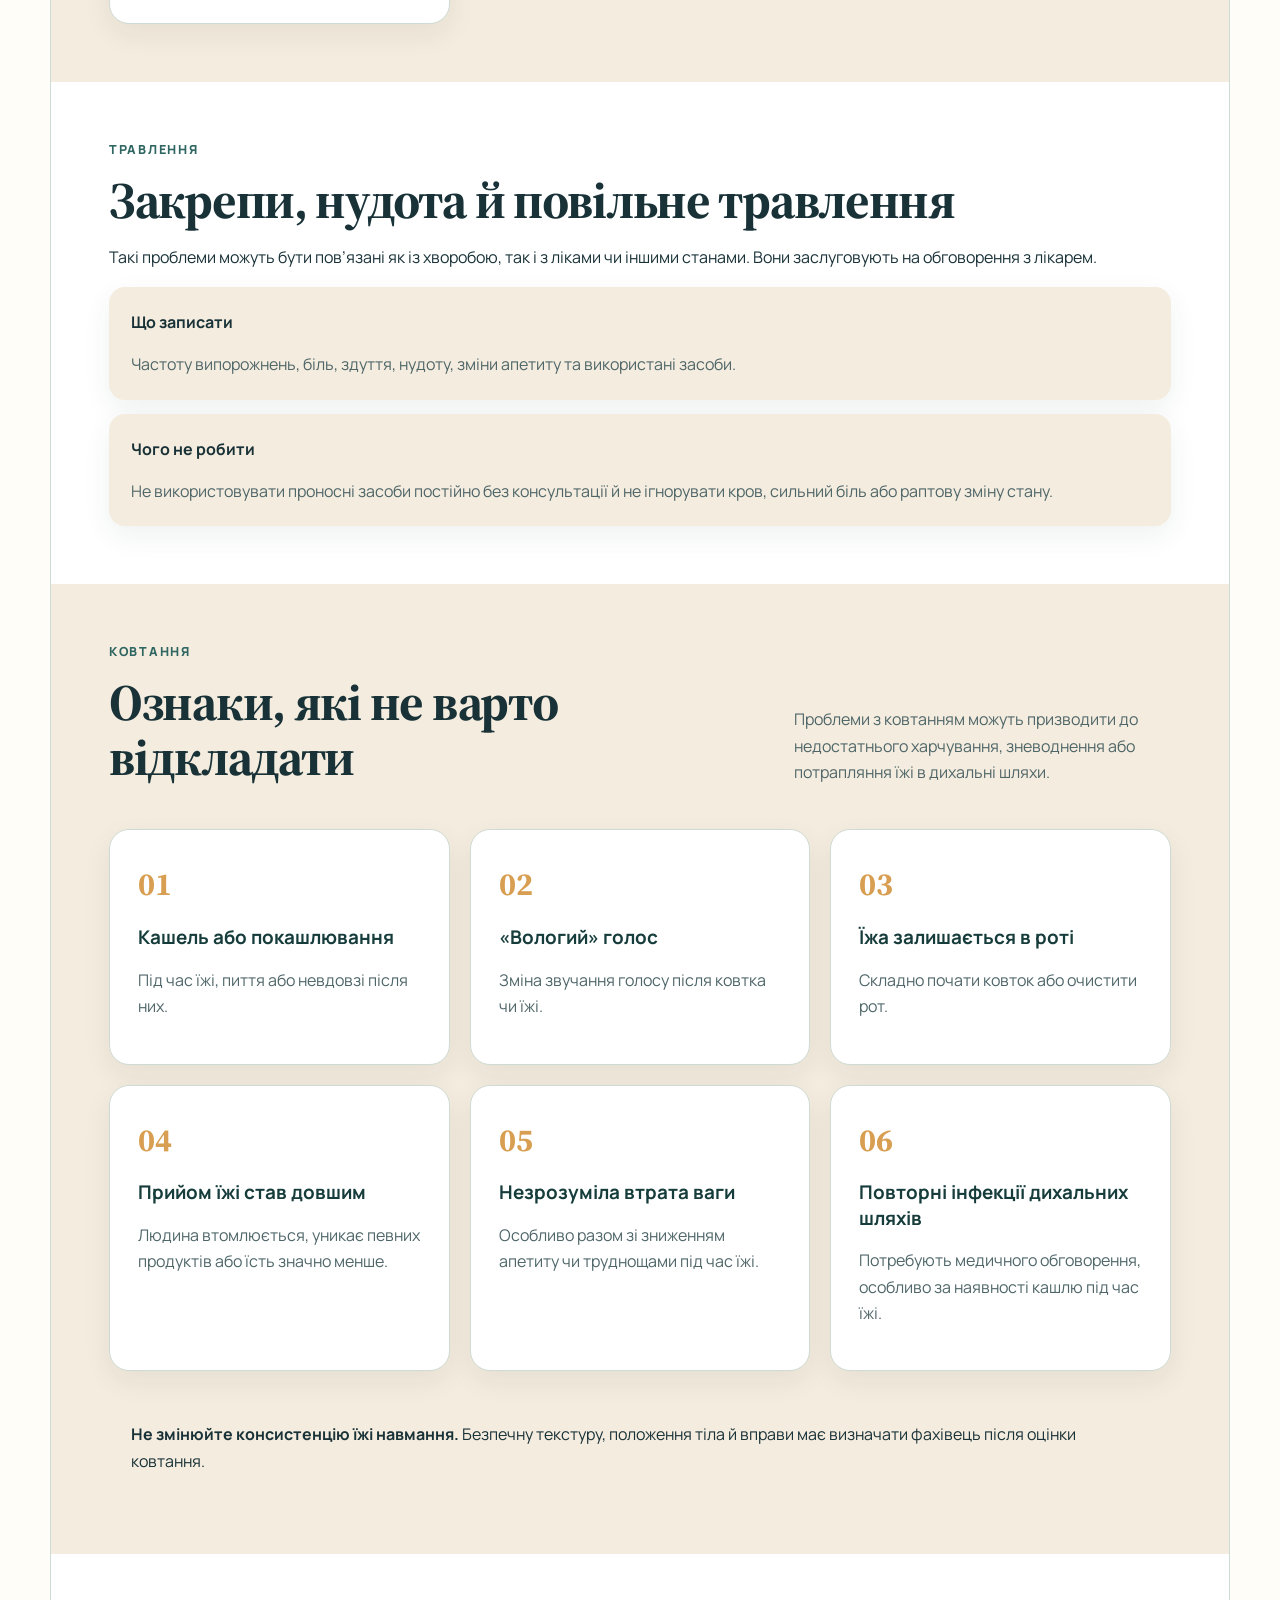
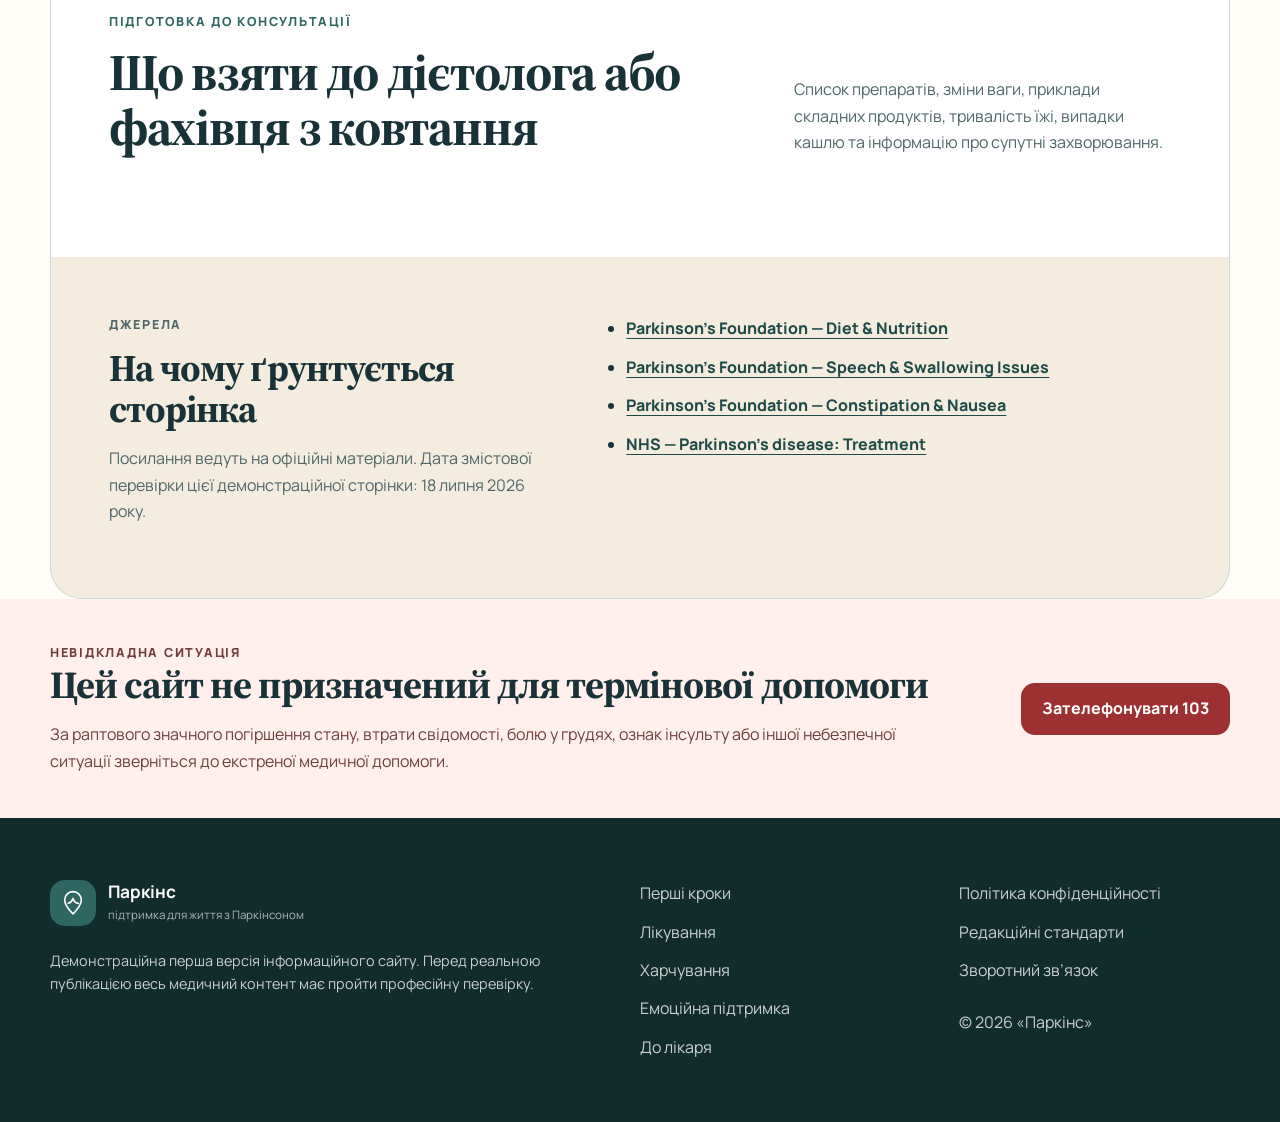
<file: nutrition.html>
<!DOCTYPE html>

<html lang="uk"><head><meta charset="utf-8"/><meta content="width=device-width, initial-scale=1.0" name="viewport"/><meta content="Практична інформація про збалансоване харчування, закрепи, вагу, апетит і ознаки порушення ковтання при Паркінсоні." name="description"/><meta content="#2f6662" name="theme-color"/><title>Харчування — Паркінс</title><link href="https://fonts.googleapis.com" rel="preconnect"/><link crossorigin="" href="https://fonts.gstatic.com" rel="preconnect"/><link href="https://fonts.googleapis.com/css2?family=Manrope:wght@400;500;600;700;800&amp;family=Source+Serif+4:opsz,wght@8..60,600;8..60,700&amp;display=swap" rel="stylesheet"/><link href="styles.css" rel="stylesheet"/></head><body class="inner-page nutrition-page"><a class="skip-link" href="#main-content">Перейти до основного вмісту</a><div aria-label="Налаштування доступності" class="utility-bar">
<div class="container utility-bar__inner">
<p>Зрозуміла інформація. Спокійний темп. Підтримка поруч.</p>
<div class="accessibility-controls">
<button aria-label="Зменшити розмір тексту" class="utility-button" data-font-action="decrease" type="button">
          A−
        </button>
<button aria-label="Збільшити розмір тексту" class="utility-button" data-font-action="increase" type="button">
          A+
        </button>
<button aria-pressed="false" class="utility-button utility-button--text" id="contrastToggle" type="button">
          Високий контраст
        </button>
</div>
</div>
</div><header class="site-header" id="top">
<div class="container site-header__inner">
<a aria-label="Паркінс, головна сторінка" class="brand" href="index.html"><span aria-hidden="true" class="brand__mark">
<svg role="img" viewbox="0 0 48 48">
<path d="M24 7c7 0 12.5 5.5 12.5 12.3 0 9.8-12.5 21.1-12.5 21.1S11.5 29.1 11.5 19.3C11.5 12.5 17 7 24 7Z"></path>
<path d="M17 24.5c3.6-1 5.8-3.4 7-7.4 1.5 4.8 4.2 7.2 8.2 7.4"></path>
</svg>
</span><strong>Паркінс</strong><small>Інформаційний простір підтримки</small></a>
<button aria-controls="siteNavigation" aria-expanded="false" class="menu-toggle" type="button">
<span class="menu-toggle__label">Меню</span>
<span aria-hidden="true" class="menu-toggle__icon"></span>
</button>
<nav aria-label="Основна навігація" class="site-nav" id="siteNavigation"><a class="nav-mobile-only" href="first-steps.html">Перші кроки</a><a href="understand.html">Про хворобу</a><a class="nav-mobile-only" href="treatment.html">Лікування</a><a href="daily-life.html">Щоденне життя</a><a aria-current="page" class="nav-mobile-only" href="nutrition.html">Харчування</a><a href="movement.html">Рух</a><a class="nav-mobile-only" href="emotional-support.html">Емоційна підтримка</a><a class="nav-mobile-only" href="doctor-visit.html">До лікаря</a><a href="relatives.html">Для близьких</a><a href="support-ukraine.html">Допомога в Україні</a></nav>
</div>
</header><nav aria-label="Тематичні розділи сайту" class="topics-nav"><div class="container topics-nav__inner"><a href="first-steps.html">Перші кроки</a><a href="understand.html">Про хворобу</a><a href="treatment.html">Лікування</a><a href="daily-life.html">Щоденне життя</a><a aria-current="page" href="nutrition.html">Харчування</a><a href="movement.html">Рух</a><a href="emotional-support.html">Емоційна підтримка</a><a href="doctor-visit.html">До лікаря</a><a href="relatives.html">Для близьких</a><a href="support-ukraine.html">Допомога в Україні</a></div></nav><main id="main-content"><section class="page-hero">
<div class="container">
<nav aria-label="Навігаційний шлях" class="breadcrumbs">
<a href="index.html">Головна</a><span aria-hidden="true">/</span><span aria-current="page">Харчування</span>
</nav>
<div class="page-hero__grid">
<div>
<p class="eyebrow">Розділ</p>
<h1>Харчування</h1>
<p class="page-hero__subtitle">Підтримка енергії, ваги й безпечного прийому їжі</p><p class="page-hero__lead">Ця сторінка допомагає помітити проблеми та підготуватися до консультації. Вона не призначає дієту й не замінює оцінку ковтання.</p><nav aria-label="Зміст розділу" class="page-toc"><p class="page-toc__title">Зміст розділу</p><ol class="page-toc__list"><li><a href="#kharchuvannia-maie-pidtrymuvaty-a-ne-uskladniuvaty-den">Харчування має підтримувати, а не ускладнювати день</a></li><li><a href="#constipation">Закрепи, нудота й повільне травлення</a></li><li><a href="#swallowing">Ознаки, які не варто відкладати</a></li><li><a href="#shcho-vziaty-do-diietoloha-abo-fakhivtsia-z-kovtannia">Що взяти до дієтолога або фахівця з ковтання</a></li><li><a href="#na-chomu-gruntuietsia-storinka">На чому ґрунтується сторінка</a></li></ol></nav>
</div>
<aside class="page-hero__aside">
<strong>Особлива обережність</strong>
<p>Кашель під час їжі, втрата ваги або повторні проблеми з диханням потребують професійної оцінки.</p>
</aside>
</div>
</div>
</section><section class="section page-rubric page-rubric--beige page-rubric--first" id="kharchuvannia-maie-pidtrymuvaty-a-ne-uskladniuvaty-den">
<div class="container">
<div class="section-heading">
<div><p class="eyebrow">Основи</p><h2>Харчування має підтримувати, а не ускладнювати день</h2></div>
<p>Універсальної «дієти від Паркінсона» немає. Важливі збалансованість, достатня енергія, комфортне ковтання та індивідуальне узгодження з лікуванням.</p>
</div>
<div class="info-grid">
<article class="info-card"><h3>Збалансований раціон</h3><p>Різноманітні овочі, фрукти, цільнозернові продукти, джерела білка й корисних жирів підтримують загальне здоров’я.</p></article>
<article class="info-card"><h3>Рідина</h3><p>Потреба у воді індивідуальна. За серцевих, ниркових або інших захворювань кількість рідини потрібно узгодити з лікарем.</p></article>
<article class="info-card"><h3>Вага й апетит</h3><p>Повідомте фахівця про ненавмисне схуднення, тривале зниження апетиту, нудоту або значне подовження прийому їжі.</p></article>
<article class="info-card"><h3>Час їжі та ліків</h3><p>Деякі харчові чинники можуть впливати на дію окремих препаратів. Не переносіть прийом їжі або ліків самостійно.</p></article>
</div>
</div>
</section><section class="section page-rubric page-rubric--white" id="constipation">
<div class="container split-panel">
<div>
<p class="eyebrow">Травлення</p>
<h2>Закрепи, нудота й повільне травлення</h2>
<p>Такі проблеми можуть бути пов’язані як із хворобою, так і з ліками чи іншими станами. Вони заслуговують на обговорення з лікарем.</p>
</div>
<div class="tip-stack">
<article><strong>Що записати</strong><p>Частоту випорожнень, біль, здуття, нудоту, зміни апетиту та використані засоби.</p></article>
<article><strong>Чого не робити</strong><p>Не використовувати проносні засоби постійно без консультації й не ігнорувати кров, сильний біль або раптову зміну стану.</p></article>
</div>
</div>
</section><section class="section page-rubric page-rubric--beige" id="swallowing">
<div class="container">
<div class="section-heading">
<div><p class="eyebrow">Ковтання</p><h2>Ознаки, які не варто відкладати</h2></div>
<p>Проблеми з ковтанням можуть призводити до недостатнього харчування, зневоднення або потрапляння їжі в дихальні шляхи.</p>
</div>
<div class="symptom-grid">
<article><span>01</span><h3>Кашель або покашлювання</h3><p>Під час їжі, пиття або невдовзі після них.</p></article>
<article><span>02</span><h3>«Вологий» голос</h3><p>Зміна звучання голосу після ковтка чи їжі.</p></article>
<article><span>03</span><h3>Їжа залишається в роті</h3><p>Складно почати ковток або очистити рот.</p></article>
<article><span>04</span><h3>Прийом їжі став довшим</h3><p>Людина втомлюється, уникає певних продуктів або їсть значно менше.</p></article>
<article><span>05</span><h3>Незрозуміла втрата ваги</h3><p>Особливо разом зі зниженням апетиту чи труднощами під час їжі.</p></article>
<article><span>06</span><h3>Повторні інфекції дихальних шляхів</h3><p>Потребують медичного обговорення, особливо за наявності кашлю під час їжі.</p></article>
</div>
<div class="warning-box warning-box--large"><strong>Не змінюйте консистенцію їжі навмання.</strong> Безпечну текстуру, положення тіла й вправи має визначати фахівець після оцінки ковтання.</div>
</div>
</section><section class="section page-rubric page-rubric--white" id="shcho-vziaty-do-diietoloha-abo-fakhivtsia-z-kovtannia">
<div class="container">
<div class="section-heading">
<div><p class="eyebrow">Підготовка до консультації</p><h2>Що взяти до дієтолога або фахівця з ковтання</h2></div>
<p>Список препаратів, зміни ваги, приклади складних продуктів, тривалість їжі, випадки кашлю та інформацію про супутні захворювання.</p>
</div>
</div>
</section><section class="section section--compact page-rubric page-rubric--beige page-rubric--last" id="na-chomu-gruntuietsia-storinka">
<div class="container source-panel">
<div>
<p class="eyebrow">Джерела</p>
<h2>На чому ґрунтується сторінка</h2>
<p>Посилання ведуть на офіційні матеріали. Дата змістової перевірки цієї демонстраційної сторінки: 18 липня 2026 року.</p>
</div>
<ul class="source-list"><li><a href="https://www.parkinson.org/living-with-parkinsons/management/diet-nutrition" rel="noopener noreferrer" target="_blank">Parkinson’s Foundation — Diet &amp; Nutrition</a></li><li><a href="https://www.parkinson.org/understanding-parkinsons/non-movement-symptoms/speech-swallowing" rel="noopener noreferrer" target="_blank">Parkinson’s Foundation — Speech &amp; Swallowing Issues</a></li><li><a href="https://www.parkinson.org/understanding-parkinsons/non-movement-symptoms/constipation" rel="noopener noreferrer" target="_blank">Parkinson’s Foundation — Constipation &amp; Nausea</a></li><li><a href="https://www.nhs.uk/conditions/parkinsons-disease/treatment/" rel="noopener noreferrer" target="_blank">NHS — Parkinson’s disease: Treatment</a></li></ul>
</div>
</section></main><section class="section section--emergency">
<div class="container emergency-panel">
<div>
<p class="eyebrow">Невідкладна ситуація</p>
<h2>Цей сайт не призначений для термінової допомоги</h2>
<p>
            За раптового значного погіршення стану, втрати свідомості,
            болю у грудях, ознак інсульту або іншої небезпечної ситуації
            зверніться до екстреної медичної допомоги.
          </p>
</div>
<a class="button button--danger" href="tel:103">Зателефонувати 103</a>
</div>
</section><footer class="site-footer">
<div class="container site-footer__grid">
<div>
<a aria-label="Паркінс, головна сторінка" class="brand brand--footer" href="index.html">
<span aria-hidden="true" class="brand__mark">
<svg viewbox="0 0 48 48">
<path d="M24 7c7 0 12.5 5.5 12.5 12.3 0 9.8-12.5 21.1-12.5 21.1S11.5 29.1 11.5 19.3C11.5 12.5 17 7 24 7Z"></path>
<path d="M17 24.5c3.6-1 5.8-3.4 7-7.4 1.5 4.8 4.2 7.2 8.2 7.4"></path>
</svg>
</span>
<span>
<strong>Паркінс</strong>
<small>підтримка для життя з Паркінсоном</small>
</span>
</a>
<p class="site-footer__note">
          Демонстраційна перша версія інформаційного сайту. Перед реальною
          публікацією весь медичний контент має пройти професійну перевірку.
        </p>
</div>
<nav aria-label="Навігація в підвалі" class="footer-nav"><a href="first-steps.html">Перші кроки</a><a href="treatment.html">Лікування</a><a href="nutrition.html">Харчування</a><a href="emotional-support.html">Емоційна підтримка</a><a href="doctor-visit.html">До лікаря</a></nav>
<div class="footer-meta">
<a href="index.html">Політика конфіденційності</a>
<a href="index.html">Редакційні стандарти</a>
<a href="index.html">Зворотний зв’язок</a>
<p>© <span id="currentYear"></span> «Паркінс»</p>
</div>
</div>
</footer><script src="script.js"></script></body></html>
</file>
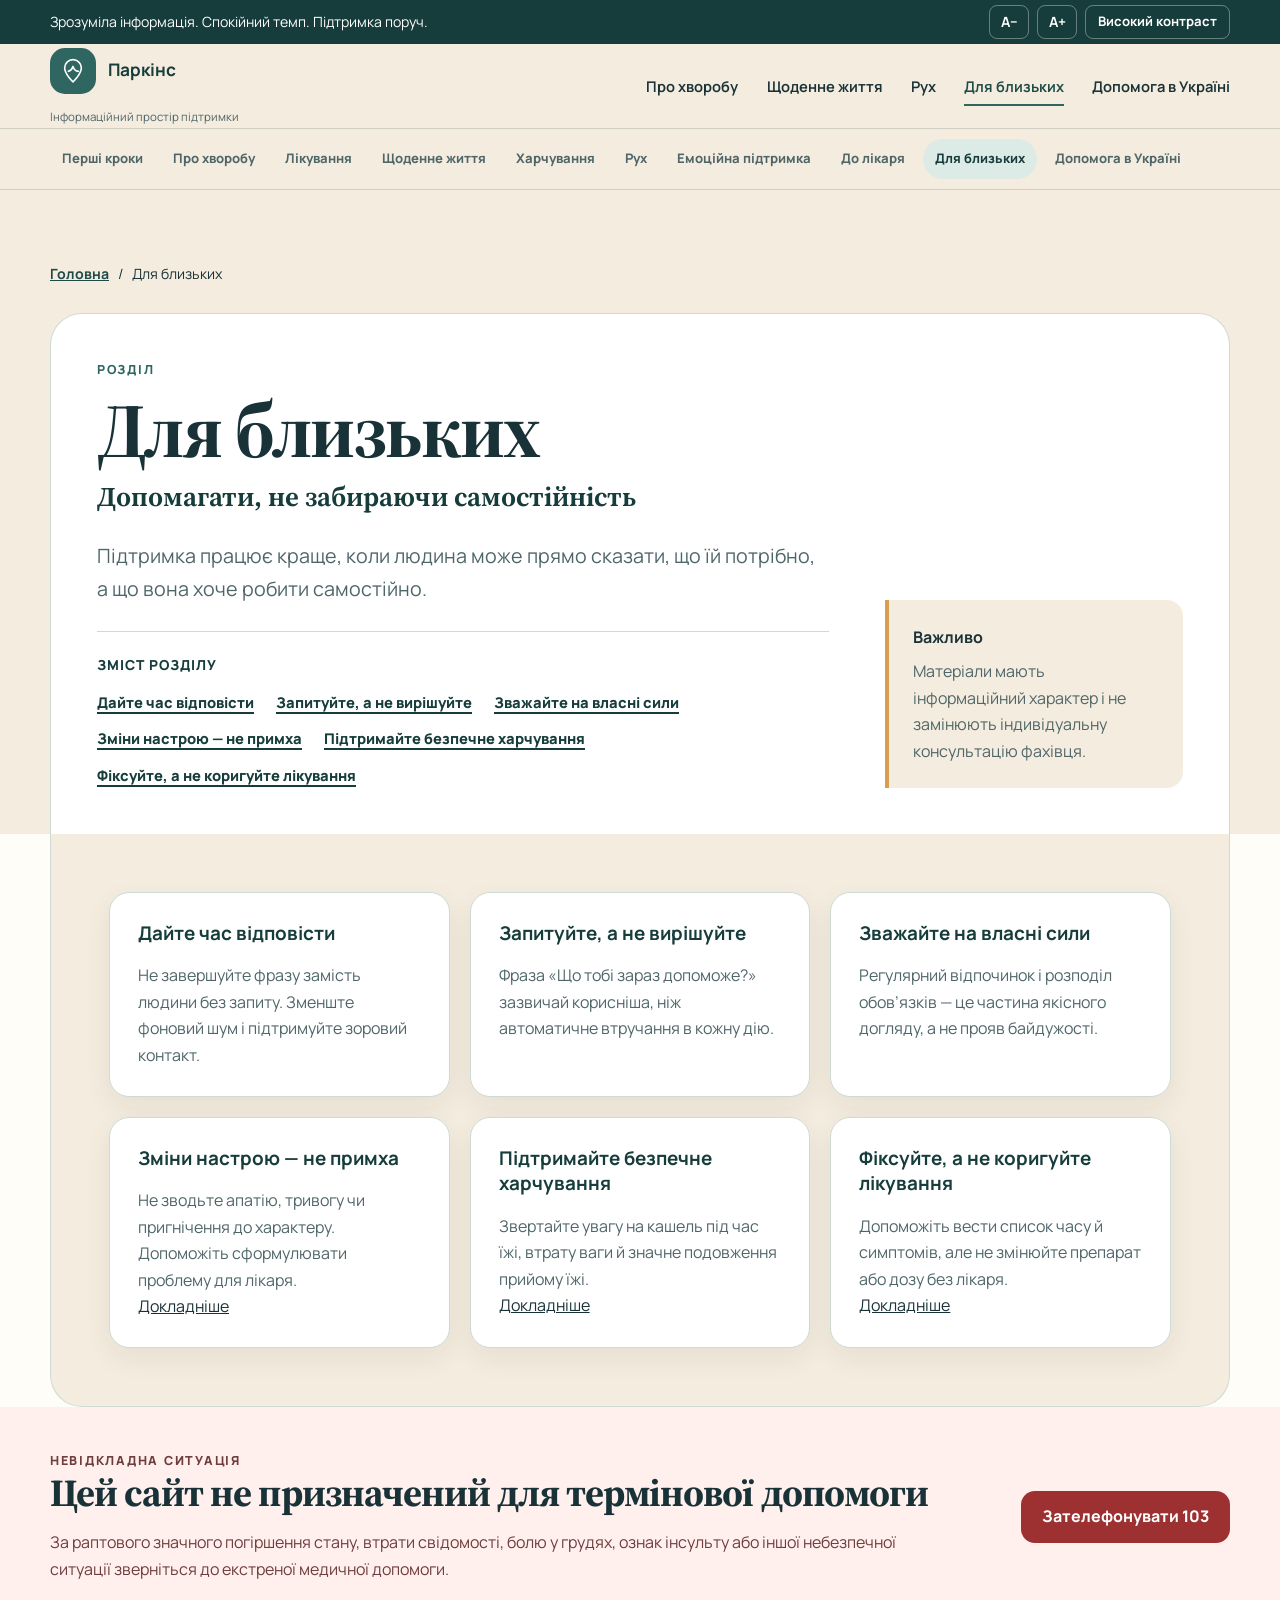
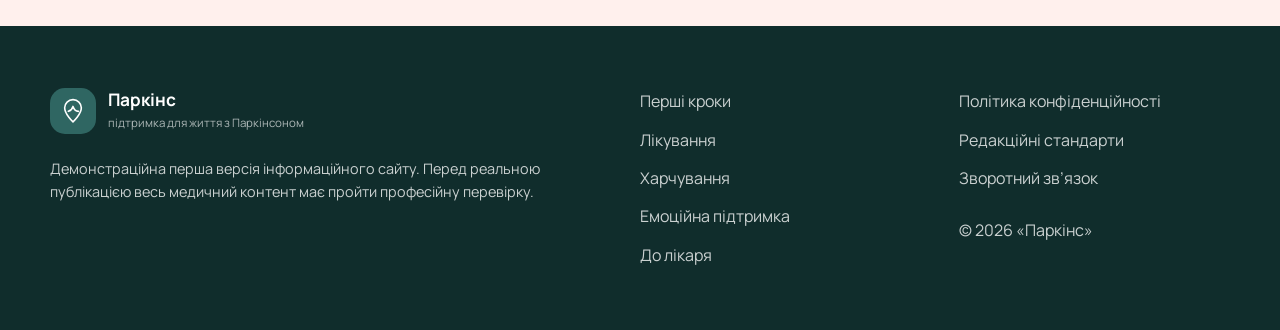
<file: relatives.html>
<!DOCTYPE html>

<html lang="uk"><head><meta charset="utf-8"/><meta content="width=device-width, initial-scale=1.0" name="viewport"/><meta content="Паркінс — зрозуміла інформація та щоденна підтримка для людей, які живуть із хворобою Паркінсона, та їхніх близьких." name="description"/><meta content="#2f6662" name="theme-color"/><title>Для близьких — Паркінс</title><link href="https://fonts.googleapis.com" rel="preconnect"/><link crossorigin="" href="https://fonts.gstatic.com" rel="preconnect"/><link href="https://fonts.googleapis.com/css2?family=Manrope:wght@400;500;600;700;800&amp;family=Source+Serif+4:opsz,wght@8..60,600;8..60,700&amp;display=swap" rel="stylesheet"/><link href="styles.css" rel="stylesheet"/></head><body class="inner-page relatives-page"><a class="skip-link" href="#main-content">Перейти до основного вмісту</a><div aria-label="Налаштування доступності" class="utility-bar">
<div class="container utility-bar__inner">
<p>Зрозуміла інформація. Спокійний темп. Підтримка поруч.</p>
<div class="accessibility-controls">
<button aria-label="Зменшити розмір тексту" class="utility-button" data-font-action="decrease" type="button">
          A−
        </button>
<button aria-label="Збільшити розмір тексту" class="utility-button" data-font-action="increase" type="button">
          A+
        </button>
<button aria-pressed="false" class="utility-button utility-button--text" id="contrastToggle" type="button">
          Високий контраст
        </button>
</div>
</div>
</div><header class="site-header" id="top">
<div class="container site-header__inner">
<a aria-label="Паркінс, головна сторінка" class="brand" href="index.html"><span aria-hidden="true" class="brand__mark">
<svg role="img" viewbox="0 0 48 48">
<path d="M24 7c7 0 12.5 5.5 12.5 12.3 0 9.8-12.5 21.1-12.5 21.1S11.5 29.1 11.5 19.3C11.5 12.5 17 7 24 7Z"></path>
<path d="M17 24.5c3.6-1 5.8-3.4 7-7.4 1.5 4.8 4.2 7.2 8.2 7.4"></path>
</svg>
</span><strong>Паркінс</strong><small>Інформаційний простір підтримки</small></a>
<button aria-controls="siteNavigation" aria-expanded="false" class="menu-toggle" type="button">
<span class="menu-toggle__label">Меню</span>
<span aria-hidden="true" class="menu-toggle__icon"></span>
</button>
<nav aria-label="Основна навігація" class="site-nav" id="siteNavigation"><a class="nav-mobile-only" href="first-steps.html">Перші кроки</a><a href="understand.html">Про хворобу</a><a class="nav-mobile-only" href="treatment.html">Лікування</a><a href="daily-life.html">Щоденне життя</a><a class="nav-mobile-only" href="nutrition.html">Харчування</a><a href="movement.html">Рух</a><a class="nav-mobile-only" href="emotional-support.html">Емоційна підтримка</a><a class="nav-mobile-only" href="doctor-visit.html">До лікаря</a><a aria-current="page" href="relatives.html">Для близьких</a><a href="support-ukraine.html">Допомога в Україні</a></nav>
</div>
</header><nav aria-label="Тематичні розділи сайту" class="topics-nav"><div class="container topics-nav__inner"><a href="first-steps.html">Перші кроки</a><a href="understand.html">Про хворобу</a><a href="treatment.html">Лікування</a><a href="daily-life.html">Щоденне життя</a><a href="nutrition.html">Харчування</a><a href="movement.html">Рух</a><a href="emotional-support.html">Емоційна підтримка</a><a href="doctor-visit.html">До лікаря</a><a aria-current="page" href="relatives.html">Для близьких</a><a href="support-ukraine.html">Допомога в Україні</a></div></nav><main id="main-content"><section class="page-hero"><div class="container"><nav aria-label="Навігаційний шлях" class="breadcrumbs"><a href="index.html">Головна</a><span aria-hidden="true">/</span><span aria-current="page">Для близьких</span></nav><div class="page-hero__grid"><div><p class="eyebrow">Розділ</p><h1>Для близьких</h1><p class="page-hero__subtitle">Допомагати, не забираючи самостійність</p><p class="page-hero__lead">Підтримка працює краще, коли людина може прямо сказати, що їй потрібно, а що вона хоче робити самостійно.</p><nav aria-label="Зміст розділу" class="page-toc"><p class="page-toc__title">Зміст розділу</p><ol class="page-toc__list"><li><a href="#daite-chas-vidpovisty">Дайте час відповісти</a></li><li><a href="#zapytuite-a-ne-vyrishuite">Запитуйте, а не вирішуйте</a></li><li><a href="#zvazhaite-na-vlasni-syly">Зважайте на власні сили</a></li><li><a href="#zminy-nastroiu-ne-prymkha">Зміни настрою — не примха</a></li><li><a href="#pidtrymaite-bezpechne-kharchuvannia">Підтримайте безпечне харчування</a></li><li><a href="#fiksuite-a-ne-koryhuite-likuvannia">Фіксуйте, а не коригуйте лікування</a></li></ol></nav></div><aside class="page-hero__aside"><strong>Важливо</strong><p>Матеріали мають інформаційний характер і не замінюють індивідуальну консультацію фахівця.</p></aside></div></div></section><section class="section page-rubric page-rubric--beige page-rubric--first page-rubric--last" id="relatives">
<div class="container">
<div class="support-grid">
<article class="support-card searchable" data-search="близькі спілкування терпіння мовлення" id="daite-chas-vidpovisty">
<h3>Дайте час відповісти</h3>
<p>Не завершуйте фразу замість людини без запиту. Зменште фоновий шум і підтримуйте зоровий контакт.</p>
</article>
<article class="support-card searchable" data-search="допомога самостійність контроль" id="zapytuite-a-ne-vyrishuite">
<h3>Запитуйте, а не вирішуйте</h3>
<p>Фраза «Що тобі зараз допоможе?» зазвичай корисніша, ніж автоматичне втручання в кожну дію.</p>
</article>
<article class="support-card searchable" data-search="доглядальник втома відпочинок виснаження" id="zvazhaite-na-vlasni-syly">
<h3>Зважайте на власні сили</h3>
<p>Регулярний відпочинок і розподіл обов’язків — це частина якісного догляду, а не прояв байдужості.</p>
</article>
<article class="support-card" id="zminy-nastroiu-ne-prymkha"><h3>Зміни настрою — не примха</h3><p>Не зводьте апатію, тривогу чи пригнічення до характеру. Допоможіть сформулювати проблему для лікаря.</p><a class="text-link" href="emotional-support.html">Докладніше</a></article><article class="support-card" id="pidtrymaite-bezpechne-kharchuvannia"><h3>Підтримайте безпечне харчування</h3><p>Звертайте увагу на кашель під час їжі, втрату ваги й значне подовження прийому їжі.</p><a class="text-link" href="nutrition.html">Докладніше</a></article><article class="support-card" id="fiksuite-a-ne-koryhuite-likuvannia"><h3>Фіксуйте, а не коригуйте лікування</h3><p>Допоможіть вести список часу й симптомів, але не змінюйте препарат або дозу без лікаря.</p><a class="text-link" href="treatment.html">Докладніше</a></article></div>
</div>
</section></main><section class="section section--emergency">
<div class="container emergency-panel">
<div>
<p class="eyebrow">Невідкладна ситуація</p>
<h2>Цей сайт не призначений для термінової допомоги</h2>
<p>
            За раптового значного погіршення стану, втрати свідомості,
            болю у грудях, ознак інсульту або іншої небезпечної ситуації
            зверніться до екстреної медичної допомоги.
          </p>
</div>
<a class="button button--danger" href="tel:103">Зателефонувати 103</a>
</div>
</section><footer class="site-footer">
<div class="container site-footer__grid">
<div>
<a aria-label="Паркінс, головна сторінка" class="brand brand--footer" href="index.html">
<span aria-hidden="true" class="brand__mark">
<svg viewbox="0 0 48 48">
<path d="M24 7c7 0 12.5 5.5 12.5 12.3 0 9.8-12.5 21.1-12.5 21.1S11.5 29.1 11.5 19.3C11.5 12.5 17 7 24 7Z"></path>
<path d="M17 24.5c3.6-1 5.8-3.4 7-7.4 1.5 4.8 4.2 7.2 8.2 7.4"></path>
</svg>
</span>
<span>
<strong>Паркінс</strong>
<small>підтримка для життя з Паркінсоном</small>
</span>
</a>
<p class="site-footer__note">
          Демонстраційна перша версія інформаційного сайту. Перед реальною
          публікацією весь медичний контент має пройти професійну перевірку.
        </p>
</div>
<nav aria-label="Навігація в підвалі" class="footer-nav"><a href="first-steps.html">Перші кроки</a><a href="treatment.html">Лікування</a><a href="nutrition.html">Харчування</a><a href="emotional-support.html">Емоційна підтримка</a><a href="doctor-visit.html">До лікаря</a></nav>
<div class="footer-meta">
<a href="index.html">Політика конфіденційності</a>
<a href="index.html">Редакційні стандарти</a>
<a href="index.html">Зворотний зв’язок</a>
<p>© <span id="currentYear"></span> «Паркінс»</p>
</div>
</div>
</footer><script src="script.js"></script></body></html>
</file>
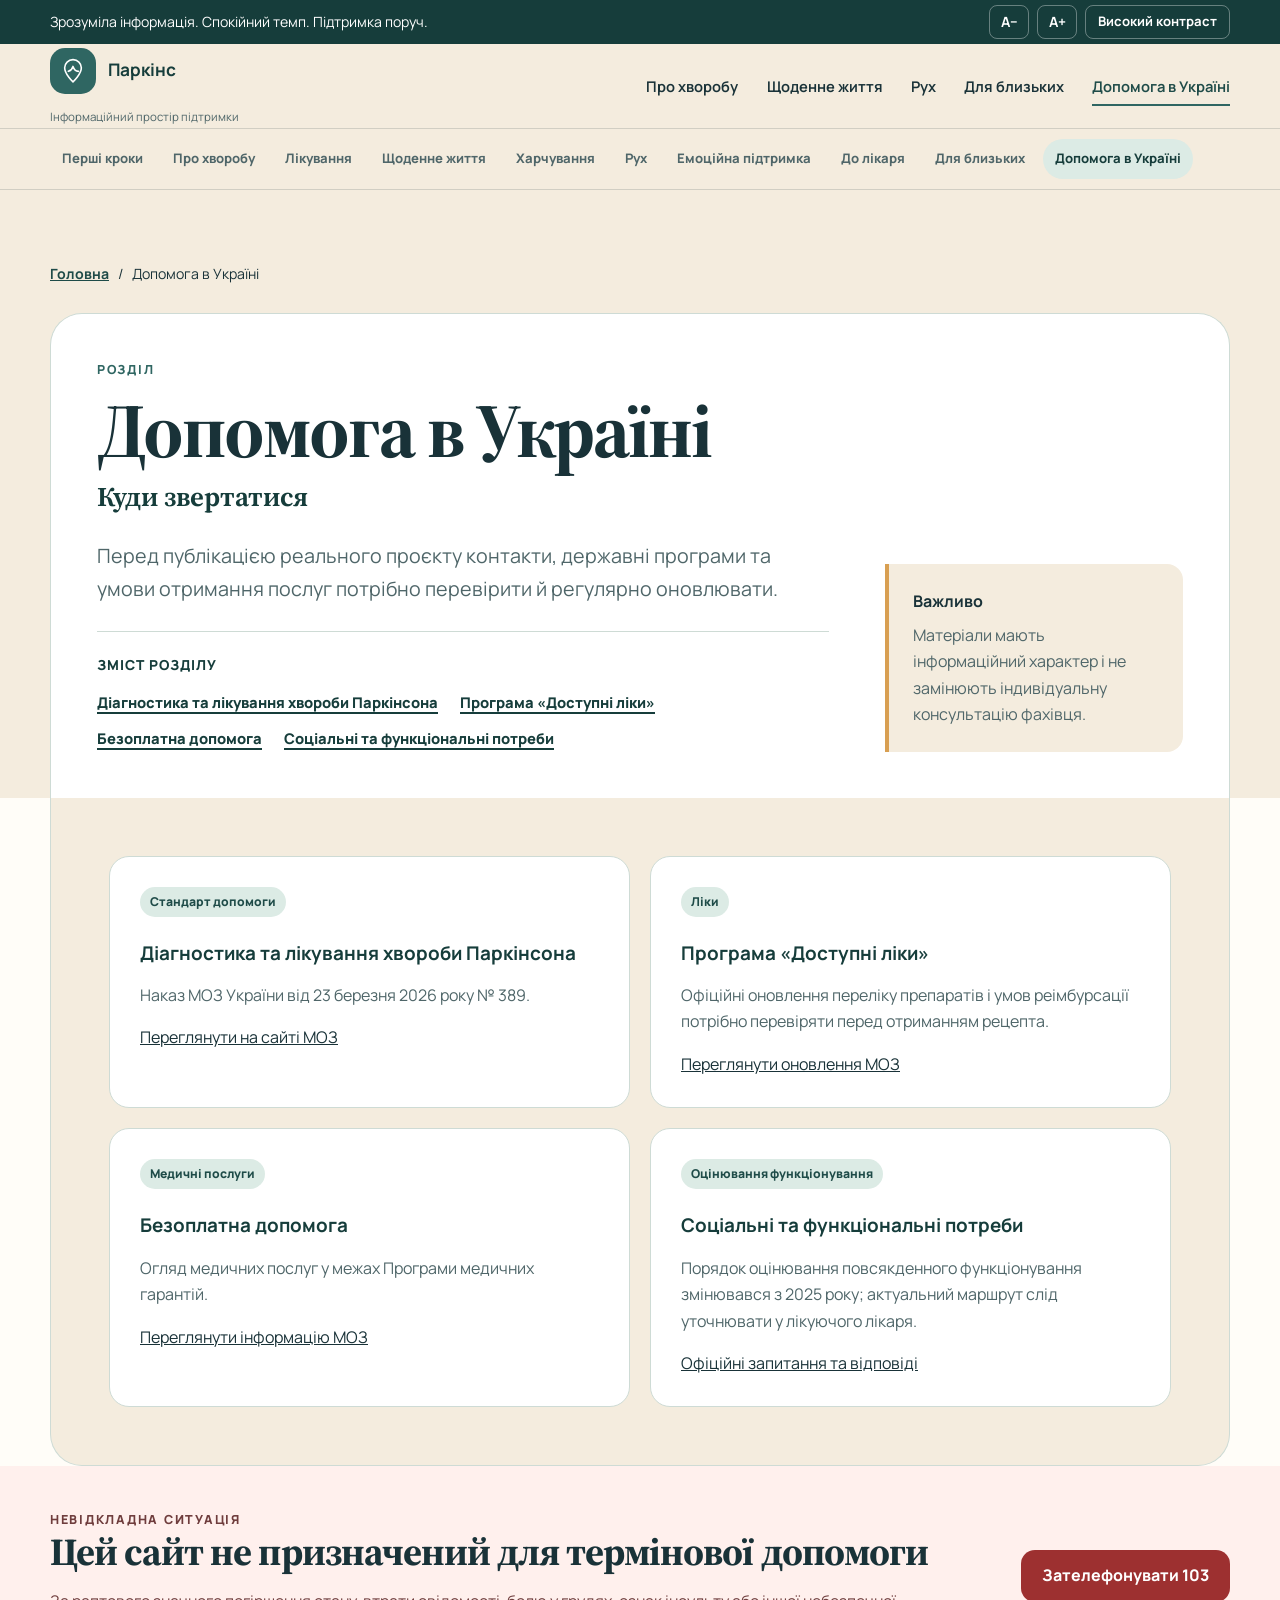
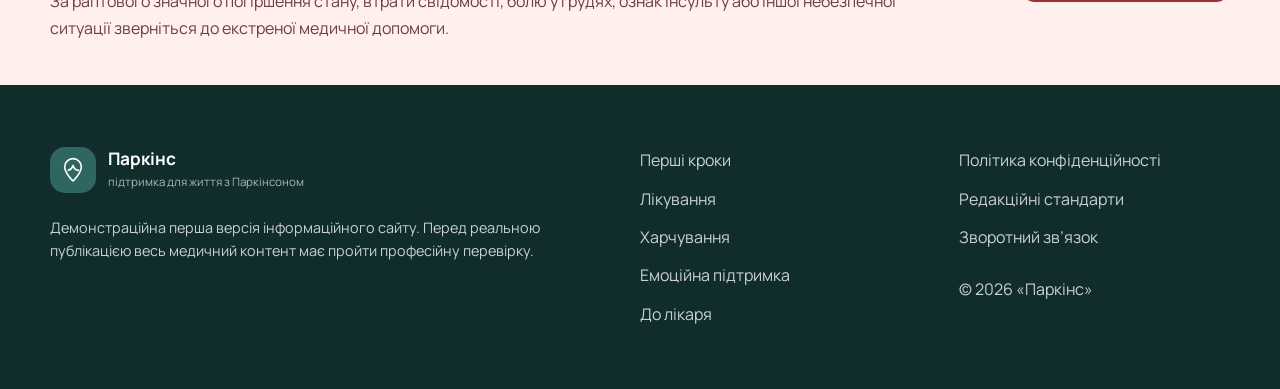
<file: support-ukraine.html>
<!DOCTYPE html>

<html lang="uk"><head><meta charset="utf-8"/><meta content="width=device-width, initial-scale=1.0" name="viewport"/><meta content="Паркінс — зрозуміла інформація та щоденна підтримка для людей, які живуть із хворобою Паркінсона, та їхніх близьких." name="description"/><meta content="#2f6662" name="theme-color"/><title>Допомога в Україні — Паркінс</title><link href="https://fonts.googleapis.com" rel="preconnect"/><link crossorigin="" href="https://fonts.gstatic.com" rel="preconnect"/><link href="https://fonts.googleapis.com/css2?family=Manrope:wght@400;500;600;700;800&amp;family=Source+Serif+4:opsz,wght@8..60,600;8..60,700&amp;display=swap" rel="stylesheet"/><link href="styles.css" rel="stylesheet"/></head><body class="inner-page support-ukraine-page"><a class="skip-link" href="#main-content">Перейти до основного вмісту</a><div aria-label="Налаштування доступності" class="utility-bar">
<div class="container utility-bar__inner">
<p>Зрозуміла інформація. Спокійний темп. Підтримка поруч.</p>
<div class="accessibility-controls">
<button aria-label="Зменшити розмір тексту" class="utility-button" data-font-action="decrease" type="button">
          A−
        </button>
<button aria-label="Збільшити розмір тексту" class="utility-button" data-font-action="increase" type="button">
          A+
        </button>
<button aria-pressed="false" class="utility-button utility-button--text" id="contrastToggle" type="button">
          Високий контраст
        </button>
</div>
</div>
</div><header class="site-header" id="top">
<div class="container site-header__inner">
<a aria-label="Паркінс, головна сторінка" class="brand" href="index.html"><span aria-hidden="true" class="brand__mark">
<svg role="img" viewbox="0 0 48 48">
<path d="M24 7c7 0 12.5 5.5 12.5 12.3 0 9.8-12.5 21.1-12.5 21.1S11.5 29.1 11.5 19.3C11.5 12.5 17 7 24 7Z"></path>
<path d="M17 24.5c3.6-1 5.8-3.4 7-7.4 1.5 4.8 4.2 7.2 8.2 7.4"></path>
</svg>
</span><strong>Паркінс</strong><small>Інформаційний простір підтримки</small></a>
<button aria-controls="siteNavigation" aria-expanded="false" class="menu-toggle" type="button">
<span class="menu-toggle__label">Меню</span>
<span aria-hidden="true" class="menu-toggle__icon"></span>
</button>
<nav aria-label="Основна навігація" class="site-nav" id="siteNavigation"><a class="nav-mobile-only" href="first-steps.html">Перші кроки</a><a href="understand.html">Про хворобу</a><a class="nav-mobile-only" href="treatment.html">Лікування</a><a href="daily-life.html">Щоденне життя</a><a class="nav-mobile-only" href="nutrition.html">Харчування</a><a href="movement.html">Рух</a><a class="nav-mobile-only" href="emotional-support.html">Емоційна підтримка</a><a class="nav-mobile-only" href="doctor-visit.html">До лікаря</a><a href="relatives.html">Для близьких</a><a aria-current="page" href="support-ukraine.html">Допомога в Україні</a></nav>
</div>
</header><nav aria-label="Тематичні розділи сайту" class="topics-nav"><div class="container topics-nav__inner"><a href="first-steps.html">Перші кроки</a><a href="understand.html">Про хворобу</a><a href="treatment.html">Лікування</a><a href="daily-life.html">Щоденне життя</a><a href="nutrition.html">Харчування</a><a href="movement.html">Рух</a><a href="emotional-support.html">Емоційна підтримка</a><a href="doctor-visit.html">До лікаря</a><a href="relatives.html">Для близьких</a><a aria-current="page" href="support-ukraine.html">Допомога в Україні</a></div></nav><main id="main-content"><section class="page-hero"><div class="container"><nav aria-label="Навігаційний шлях" class="breadcrumbs"><a href="index.html">Головна</a><span aria-hidden="true">/</span><span aria-current="page">Допомога в Україні</span></nav><div class="page-hero__grid"><div><p class="eyebrow">Розділ</p><h1>Допомога в Україні</h1><p class="page-hero__subtitle">Куди звертатися</p><p class="page-hero__lead">Перед публікацією реального проєкту контакти, державні програми та умови отримання послуг потрібно перевірити й регулярно оновлювати.</p><nav aria-label="Зміст розділу" class="page-toc"><p class="page-toc__title">Зміст розділу</p><ol class="page-toc__list"><li><a href="#diahnostyka-ta-likuvannia-khvoroby-parkinsona">Діагностика та лікування хвороби Паркінсона</a></li><li><a href="#prohrama-dostupni-liky">Програма «Доступні ліки»</a></li><li><a href="#bezoplatna-dopomoha">Безоплатна допомога</a></li><li><a href="#sotsialni-ta-funktsionalni-potreby">Соціальні та функціональні потреби</a></li></ol></nav></div><aside class="page-hero__aside"><strong>Важливо</strong><p>Матеріали мають інформаційний характер і не замінюють індивідуальну консультацію фахівця.</p></aside></div></div></section><section class="section page-rubric page-rubric--beige page-rubric--first page-rubric--last" id="support-ukraine">
<div class="container">
<div class="resource-grid"><article class="resource-card" id="diahnostyka-ta-likuvannia-khvoroby-parkinsona">
<span class="resource-card__label">Стандарт допомоги</span><h3>Діагностика та лікування хвороби Паркінсона</h3><p>Наказ МОЗ України від 23 березня 2026 року № 389.</p>
<a class="text-link" href="https://moz.gov.ua/uk/decrees/nakaz-moz-ukrayini-vid-23-03-2026-389-pro-zatverdzhennya-standartu-medichnoyi-dopomogi-diagnostika-ta-likuvannya-hvorobi-parkinsona" rel="noopener noreferrer" target="_blank">Переглянути на сайті МОЗ</a>
</article><article class="resource-card" id="prohrama-dostupni-liky">
<span class="resource-card__label">Ліки</span><h3>Програма «Доступні ліки»</h3><p>Офіційні оновлення переліку препаратів і умов реімбурсації потрібно перевіряти перед отриманням рецепта.</p>
<a class="text-link" href="https://moz.gov.ua/uk/programa-dostupni-liki-onovilas-yaki-preparati-dodali-do-pereliku" rel="noopener noreferrer" target="_blank">Переглянути оновлення МОЗ</a>
</article><article class="resource-card" id="bezoplatna-dopomoha">
<span class="resource-card__label">Медичні послуги</span><h3>Безоплатна допомога</h3><p>Огляд медичних послуг у межах Програми медичних гарантій.</p>
<a class="text-link" href="https://moz.gov.ua/uk/bezoplatni-medichni-poslugi-u-razi-hvorobi-parkinsona" rel="noopener noreferrer" target="_blank">Переглянути інформацію МОЗ</a>
</article><article class="resource-card" id="sotsialni-ta-funktsionalni-potreby">
<span class="resource-card__label">Оцінювання функціонування</span><h3>Соціальні та функціональні потреби</h3><p>Порядок оцінювання повсякденного функціонування змінювався з 2025 року; актуальний маршрут слід уточнювати у лікуючого лікаря.</p>
<a class="text-link" href="https://moz.gov.ua/uk/nova-sistema-ocinyuvannya-povsyakdennogo-funkcionuvannya-ta-robota-ekspertnih-komand-ekopfo-u-zapitannyah-ta-vidpovidyah-paciyentam" rel="noopener noreferrer" target="_blank">Офіційні запитання та відповіді</a>
</article></div>
</div>
</section></main><section class="section section--emergency">
<div class="container emergency-panel">
<div>
<p class="eyebrow">Невідкладна ситуація</p>
<h2>Цей сайт не призначений для термінової допомоги</h2>
<p>
            За раптового значного погіршення стану, втрати свідомості,
            болю у грудях, ознак інсульту або іншої небезпечної ситуації
            зверніться до екстреної медичної допомоги.
          </p>
</div>
<a class="button button--danger" href="tel:103">Зателефонувати 103</a>
</div>
</section><footer class="site-footer">
<div class="container site-footer__grid">
<div>
<a aria-label="Паркінс, головна сторінка" class="brand brand--footer" href="index.html">
<span aria-hidden="true" class="brand__mark">
<svg viewbox="0 0 48 48">
<path d="M24 7c7 0 12.5 5.5 12.5 12.3 0 9.8-12.5 21.1-12.5 21.1S11.5 29.1 11.5 19.3C11.5 12.5 17 7 24 7Z"></path>
<path d="M17 24.5c3.6-1 5.8-3.4 7-7.4 1.5 4.8 4.2 7.2 8.2 7.4"></path>
</svg>
</span>
<span>
<strong>Паркінс</strong>
<small>підтримка для життя з Паркінсоном</small>
</span>
</a>
<p class="site-footer__note">
          Демонстраційна перша версія інформаційного сайту. Перед реальною
          публікацією весь медичний контент має пройти професійну перевірку.
        </p>
</div>
<nav aria-label="Навігація в підвалі" class="footer-nav"><a href="first-steps.html">Перші кроки</a><a href="treatment.html">Лікування</a><a href="nutrition.html">Харчування</a><a href="emotional-support.html">Емоційна підтримка</a><a href="doctor-visit.html">До лікаря</a></nav>
<div class="footer-meta">
<a href="index.html">Політика конфіденційності</a>
<a href="index.html">Редакційні стандарти</a>
<a href="index.html">Зворотний зв’язок</a>
<p>© <span id="currentYear"></span> «Паркінс»</p>
</div>
</div>
</footer><script src="script.js"></script></body></html>
</file>
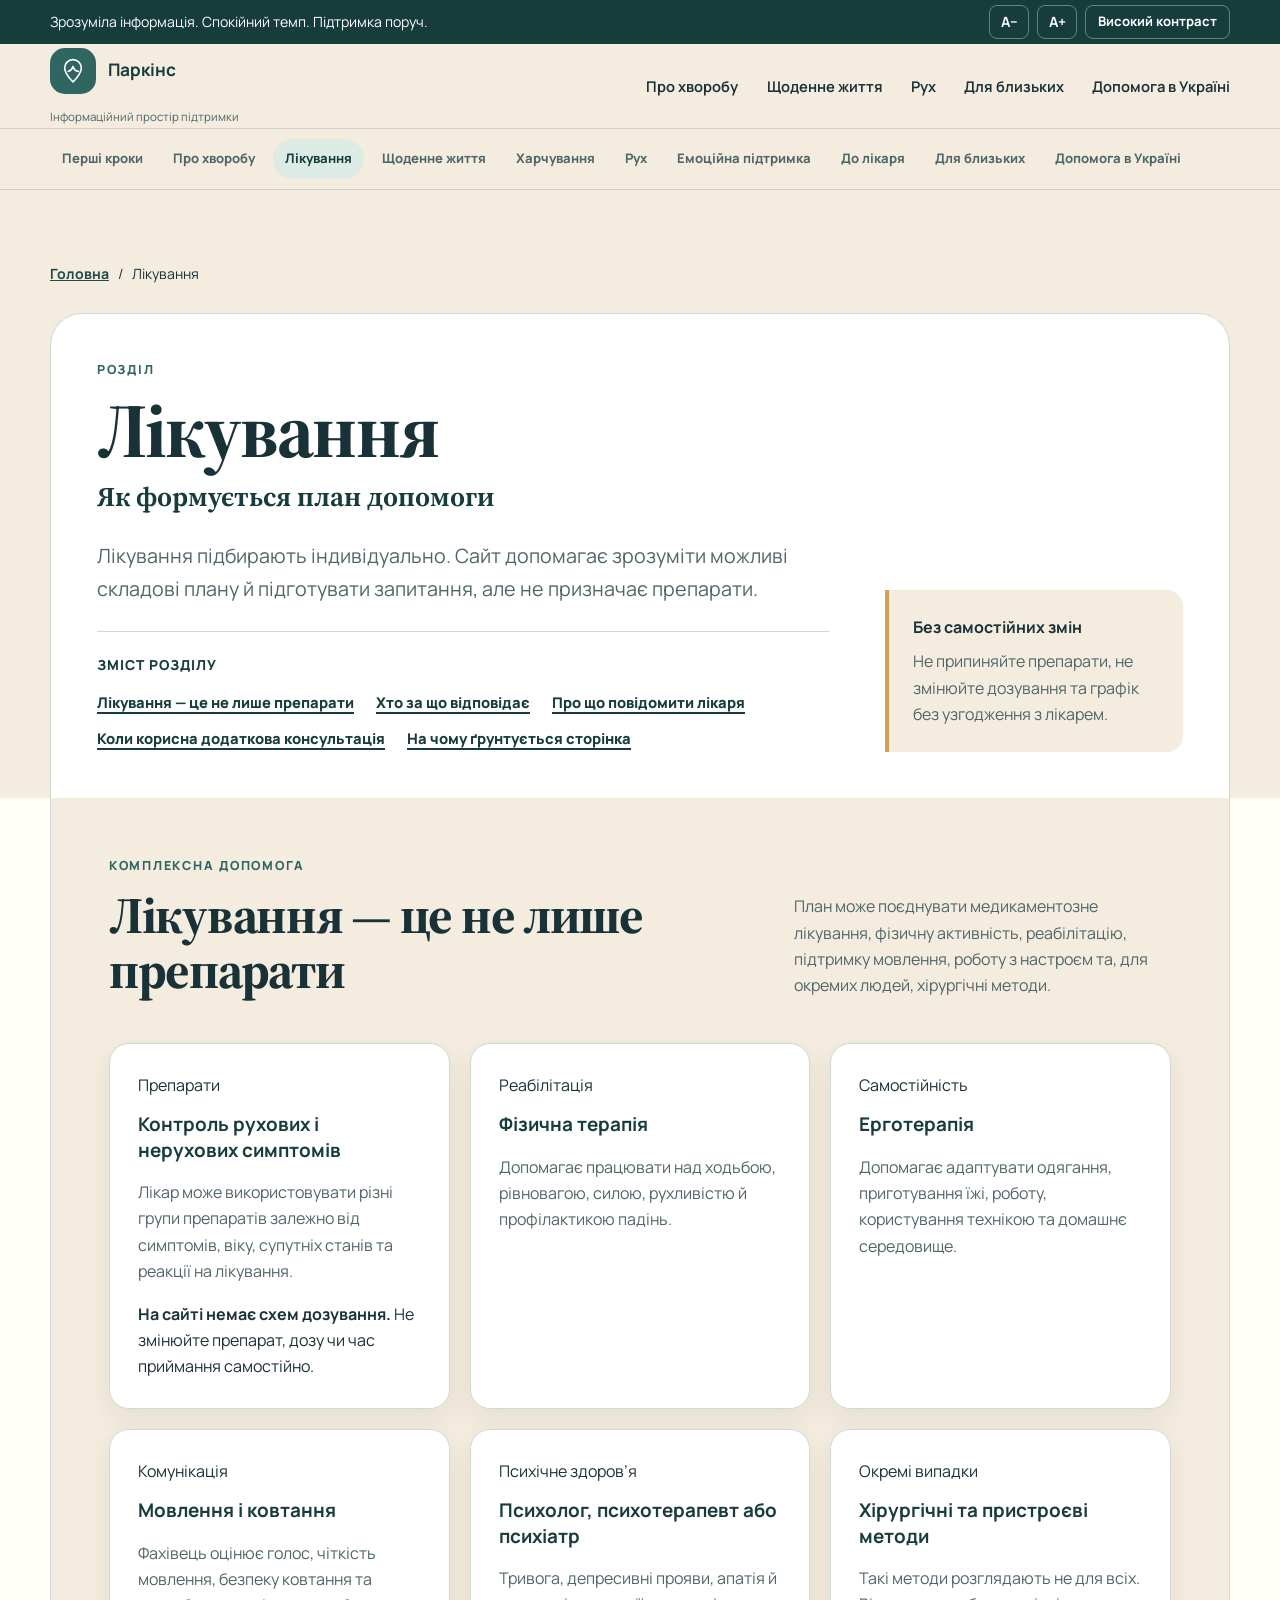
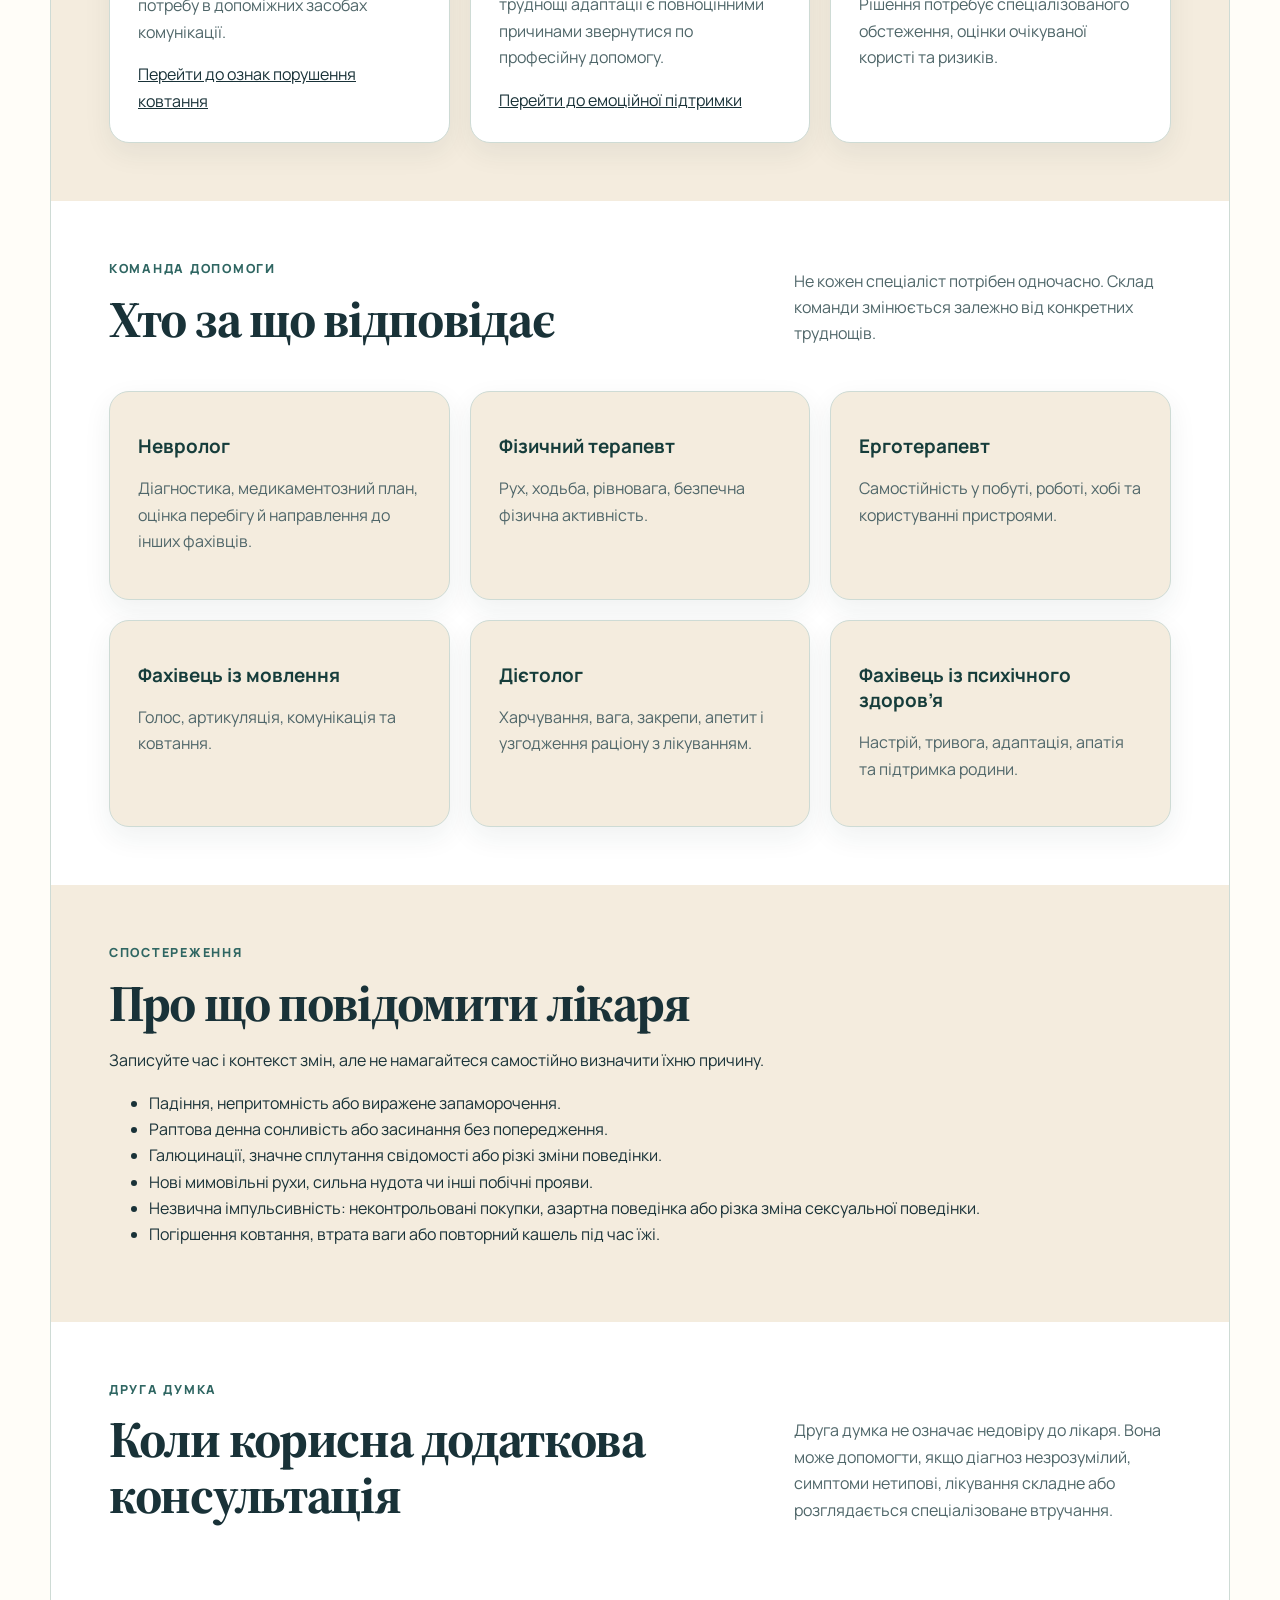
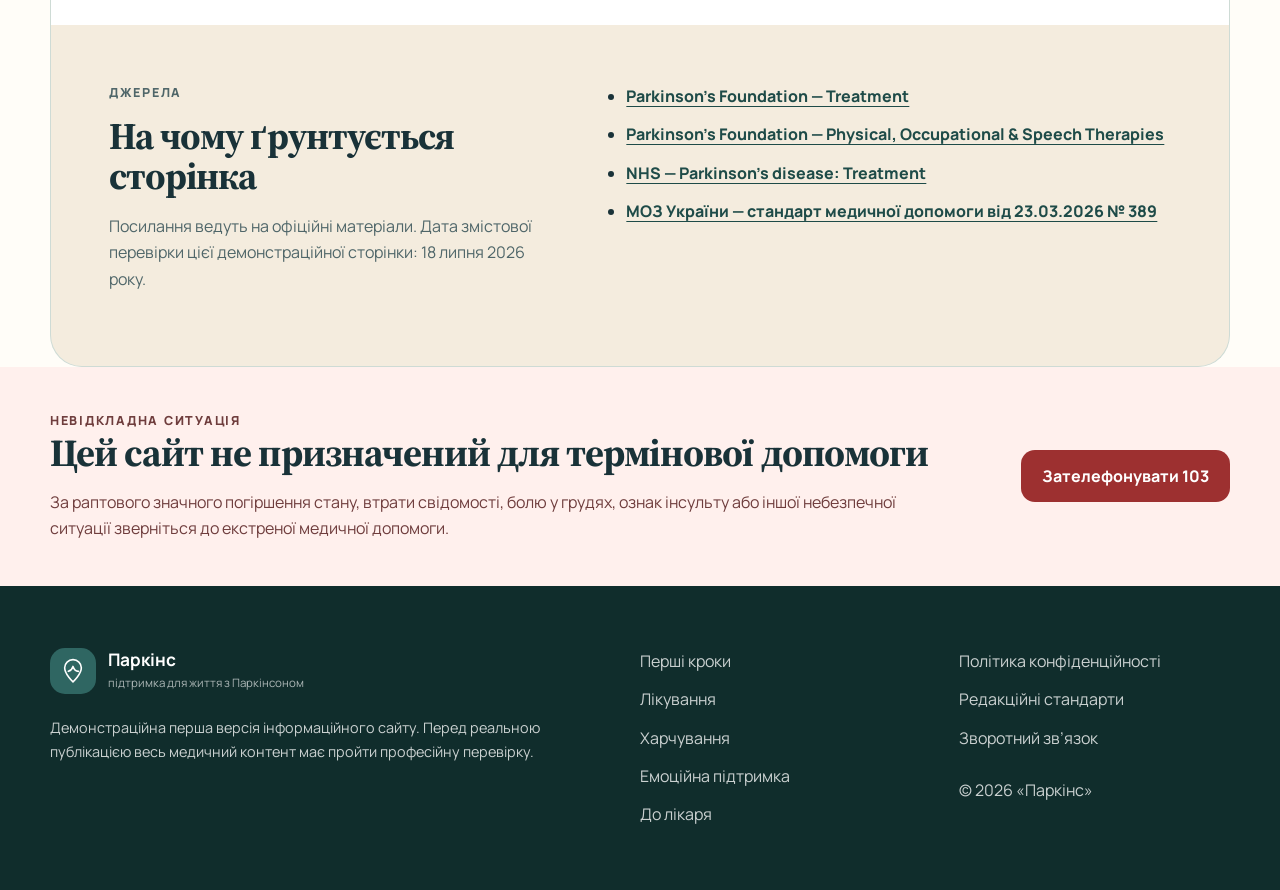
<file: treatment.html>
<!DOCTYPE html>

<html lang="uk"><head><meta charset="utf-8"/><meta content="width=device-width, initial-scale=1.0" name="viewport"/><meta content="Зрозуміле пояснення медикаментозного лікування, реабілітації та ролі різних фахівців при хворобі Паркінсона." name="description"/><meta content="#2f6662" name="theme-color"/><title>Лікування — Паркінс</title><link href="https://fonts.googleapis.com" rel="preconnect"/><link crossorigin="" href="https://fonts.gstatic.com" rel="preconnect"/><link href="https://fonts.googleapis.com/css2?family=Manrope:wght@400;500;600;700;800&amp;family=Source+Serif+4:opsz,wght@8..60,600;8..60,700&amp;display=swap" rel="stylesheet"/><link href="styles.css" rel="stylesheet"/></head><body class="inner-page treatment-page"><a class="skip-link" href="#main-content">Перейти до основного вмісту</a><div aria-label="Налаштування доступності" class="utility-bar">
<div class="container utility-bar__inner">
<p>Зрозуміла інформація. Спокійний темп. Підтримка поруч.</p>
<div class="accessibility-controls">
<button aria-label="Зменшити розмір тексту" class="utility-button" data-font-action="decrease" type="button">
          A−
        </button>
<button aria-label="Збільшити розмір тексту" class="utility-button" data-font-action="increase" type="button">
          A+
        </button>
<button aria-pressed="false" class="utility-button utility-button--text" id="contrastToggle" type="button">
          Високий контраст
        </button>
</div>
</div>
</div><header class="site-header" id="top">
<div class="container site-header__inner">
<a aria-label="Паркінс, головна сторінка" class="brand" href="index.html"><span aria-hidden="true" class="brand__mark">
<svg role="img" viewbox="0 0 48 48">
<path d="M24 7c7 0 12.5 5.5 12.5 12.3 0 9.8-12.5 21.1-12.5 21.1S11.5 29.1 11.5 19.3C11.5 12.5 17 7 24 7Z"></path>
<path d="M17 24.5c3.6-1 5.8-3.4 7-7.4 1.5 4.8 4.2 7.2 8.2 7.4"></path>
</svg>
</span><strong>Паркінс</strong><small>Інформаційний простір підтримки</small></a>
<button aria-controls="siteNavigation" aria-expanded="false" class="menu-toggle" type="button">
<span class="menu-toggle__label">Меню</span>
<span aria-hidden="true" class="menu-toggle__icon"></span>
</button>
<nav aria-label="Основна навігація" class="site-nav" id="siteNavigation"><a class="nav-mobile-only" href="first-steps.html">Перші кроки</a><a href="understand.html">Про хворобу</a><a aria-current="page" class="nav-mobile-only" href="treatment.html">Лікування</a><a href="daily-life.html">Щоденне життя</a><a class="nav-mobile-only" href="nutrition.html">Харчування</a><a href="movement.html">Рух</a><a class="nav-mobile-only" href="emotional-support.html">Емоційна підтримка</a><a class="nav-mobile-only" href="doctor-visit.html">До лікаря</a><a href="relatives.html">Для близьких</a><a href="support-ukraine.html">Допомога в Україні</a></nav>
</div>
</header><nav aria-label="Тематичні розділи сайту" class="topics-nav"><div class="container topics-nav__inner"><a href="first-steps.html">Перші кроки</a><a href="understand.html">Про хворобу</a><a aria-current="page" href="treatment.html">Лікування</a><a href="daily-life.html">Щоденне життя</a><a href="nutrition.html">Харчування</a><a href="movement.html">Рух</a><a href="emotional-support.html">Емоційна підтримка</a><a href="doctor-visit.html">До лікаря</a><a href="relatives.html">Для близьких</a><a href="support-ukraine.html">Допомога в Україні</a></div></nav><main id="main-content"><section class="page-hero">
<div class="container">
<nav aria-label="Навігаційний шлях" class="breadcrumbs">
<a href="index.html">Головна</a><span aria-hidden="true">/</span><span aria-current="page">Лікування</span>
</nav>
<div class="page-hero__grid">
<div>
<p class="eyebrow">Розділ</p>
<h1>Лікування</h1>
<p class="page-hero__subtitle">Як формується план допомоги</p><p class="page-hero__lead">Лікування підбирають індивідуально. Сайт допомагає зрозуміти можливі складові плану й підготувати запитання, але не призначає препарати.</p><nav aria-label="Зміст розділу" class="page-toc"><p class="page-toc__title">Зміст розділу</p><ol class="page-toc__list"><li><a href="#likuvannia-tse-ne-lyshe-preparaty">Лікування — це не лише препарати</a></li><li><a href="#khto-za-shcho-vidpovidaie">Хто за що відповідає</a></li><li><a href="#pro-shcho-povidomyty-likaria">Про що повідомити лікаря</a></li><li><a href="#koly-korysna-dodatkova-konsultatsiia">Коли корисна додаткова консультація</a></li><li><a href="#na-chomu-gruntuietsia-storinka">На чому ґрунтується сторінка</a></li></ol></nav>
</div>
<aside class="page-hero__aside">
<strong>Без самостійних змін</strong>
<p>Не припиняйте препарати, не змінюйте дозування та графік без узгодження з лікарем.</p>
</aside>
</div>
</div>
</section><section class="section page-rubric page-rubric--beige page-rubric--first" id="likuvannia-tse-ne-lyshe-preparaty">
<div class="container">
<div class="section-heading">
<div><p class="eyebrow">Комплексна допомога</p><h2>Лікування — це не лише препарати</h2></div>
<p>План може поєднувати медикаментозне лікування, фізичну активність, реабілітацію, підтримку мовлення, роботу з настроєм та, для окремих людей, хірургічні методи.</p>
</div>
<div class="info-grid">
<article class="info-card">
<span class="content-label">Препарати</span>
<h3>Контроль рухових і нерухових симптомів</h3>
<p>Лікар може використовувати різні групи препаратів залежно від симптомів, віку, супутніх станів та реакції на лікування.</p>
<div class="warning-box"><strong>На сайті немає схем дозування.</strong> Не змінюйте препарат, дозу чи час приймання самостійно.</div>
</article>
<article class="info-card">
<span class="content-label">Реабілітація</span>
<h3>Фізична терапія</h3>
<p>Допомагає працювати над ходьбою, рівновагою, силою, рухливістю й профілактикою падінь.</p>
</article>
<article class="info-card">
<span class="content-label">Самостійність</span>
<h3>Ерготерапія</h3>
<p>Допомагає адаптувати одягання, приготування їжі, роботу, користування технікою та домашнє середовище.</p>
</article>
<article class="info-card">
<span class="content-label">Комунікація</span>
<h3>Мовлення і ковтання</h3>
<p>Фахівець оцінює голос, чіткість мовлення, безпеку ковтання та потребу в допоміжних засобах комунікації.</p>
<a class="text-link" href="nutrition.html#swallowing">Перейти до ознак порушення ковтання</a>
</article>
<article class="info-card">
<span class="content-label">Психічне здоров’я</span>
<h3>Психолог, психотерапевт або психіатр</h3>
<p>Тривога, депресивні прояви, апатія й труднощі адаптації є повноцінними причинами звернутися по професійну допомогу.</p>
<a class="text-link" href="emotional-support.html">Перейти до емоційної підтримки</a>
</article>
<article class="info-card">
<span class="content-label">Окремі випадки</span>
<h3>Хірургічні та пристроєві методи</h3>
<p>Такі методи розглядають не для всіх. Рішення потребує спеціалізованого обстеження, оцінки очікуваної користі та ризиків.</p>
</article>
</div>
</div>
</section><section class="section page-rubric page-rubric--white" id="khto-za-shcho-vidpovidaie">
<div class="container">
<div class="section-heading">
<div><p class="eyebrow">Команда допомоги</p><h2>Хто за що відповідає</h2></div>
<p>Не кожен спеціаліст потрібен одночасно. Склад команди змінюється залежно від конкретних труднощів.</p>
</div>
<div class="specialist-grid">
<article><h3>Невролог</h3><p>Діагностика, медикаментозний план, оцінка перебігу й направлення до інших фахівців.</p></article>
<article><h3>Фізичний терапевт</h3><p>Рух, ходьба, рівновага, безпечна фізична активність.</p></article>
<article><h3>Ерготерапевт</h3><p>Самостійність у побуті, роботі, хобі та користуванні пристроями.</p></article>
<article><h3>Фахівець із мовлення</h3><p>Голос, артикуляція, комунікація та ковтання.</p></article>
<article><h3>Дієтолог</h3><p>Харчування, вага, закрепи, апетит і узгодження раціону з лікуванням.</p></article>
<article><h3>Фахівець із психічного здоров’я</h3><p>Настрій, тривога, адаптація, апатія та підтримка родини.</p></article>
</div>
</div>
</section><section class="section page-rubric page-rubric--beige" id="pro-shcho-povidomyty-likaria">
<div class="container split-panel">
<div>
<p class="eyebrow">Спостереження</p>
<h2>Про що повідомити лікаря</h2>
<p>Записуйте час і контекст змін, але не намагайтеся самостійно визначити їхню причину.</p>
</div>
<ul class="large-list">
<li>Падіння, непритомність або виражене запаморочення.</li>
<li>Раптова денна сонливість або засинання без попередження.</li>
<li>Галюцинації, значне сплутання свідомості або різкі зміни поведінки.</li>
<li>Нові мимовільні рухи, сильна нудота чи інші побічні прояви.</li>
<li>Незвична імпульсивність: неконтрольовані покупки, азартна поведінка або різка зміна сексуальної поведінки.</li>
<li>Погіршення ковтання, втрата ваги або повторний кашель під час їжі.</li>
</ul>
</div>
</section><section class="section page-rubric page-rubric--white" id="koly-korysna-dodatkova-konsultatsiia">
<div class="container">
<div class="section-heading">
<div><p class="eyebrow">Друга думка</p><h2>Коли корисна додаткова консультація</h2></div>
<p>Друга думка не означає недовіру до лікаря. Вона може допомогти, якщо діагноз незрозумілий, симптоми нетипові, лікування складне або розглядається спеціалізоване втручання.</p>
</div>
</div>
</section><section class="section section--compact page-rubric page-rubric--beige page-rubric--last" id="na-chomu-gruntuietsia-storinka">
<div class="container source-panel">
<div>
<p class="eyebrow">Джерела</p>
<h2>На чому ґрунтується сторінка</h2>
<p>Посилання ведуть на офіційні матеріали. Дата змістової перевірки цієї демонстраційної сторінки: 18 липня 2026 року.</p>
</div>
<ul class="source-list"><li><a href="https://www.parkinson.org/living-with-parkinsons/treatment" rel="noopener noreferrer" target="_blank">Parkinson’s Foundation — Treatment</a></li><li><a href="https://www.parkinson.org/living-with-parkinsons/treatment/physical-occupational-speech-therapies" rel="noopener noreferrer" target="_blank">Parkinson’s Foundation — Physical, Occupational &amp; Speech Therapies</a></li><li><a href="https://www.nhs.uk/conditions/parkinsons-disease/treatment/" rel="noopener noreferrer" target="_blank">NHS — Parkinson’s disease: Treatment</a></li><li><a href="https://moz.gov.ua/uk/decrees/nakaz-moz-ukrayini-vid-23-03-2026-389-pro-zatverdzhennya-standartu-medichnoyi-dopomogi-diagnostika-ta-likuvannya-hvorobi-parkinsona" rel="noopener noreferrer" target="_blank">МОЗ України — стандарт медичної допомоги від 23.03.2026 № 389</a></li></ul>
</div>
</section></main><section class="section section--emergency">
<div class="container emergency-panel">
<div>
<p class="eyebrow">Невідкладна ситуація</p>
<h2>Цей сайт не призначений для термінової допомоги</h2>
<p>
            За раптового значного погіршення стану, втрати свідомості,
            болю у грудях, ознак інсульту або іншої небезпечної ситуації
            зверніться до екстреної медичної допомоги.
          </p>
</div>
<a class="button button--danger" href="tel:103">Зателефонувати 103</a>
</div>
</section><footer class="site-footer">
<div class="container site-footer__grid">
<div>
<a aria-label="Паркінс, головна сторінка" class="brand brand--footer" href="index.html">
<span aria-hidden="true" class="brand__mark">
<svg viewbox="0 0 48 48">
<path d="M24 7c7 0 12.5 5.5 12.5 12.3 0 9.8-12.5 21.1-12.5 21.1S11.5 29.1 11.5 19.3C11.5 12.5 17 7 24 7Z"></path>
<path d="M17 24.5c3.6-1 5.8-3.4 7-7.4 1.5 4.8 4.2 7.2 8.2 7.4"></path>
</svg>
</span>
<span>
<strong>Паркінс</strong>
<small>підтримка для життя з Паркінсоном</small>
</span>
</a>
<p class="site-footer__note">
          Демонстраційна перша версія інформаційного сайту. Перед реальною
          публікацією весь медичний контент має пройти професійну перевірку.
        </p>
</div>
<nav aria-label="Навігація в підвалі" class="footer-nav"><a href="first-steps.html">Перші кроки</a><a href="treatment.html">Лікування</a><a href="nutrition.html">Харчування</a><a href="emotional-support.html">Емоційна підтримка</a><a href="doctor-visit.html">До лікаря</a></nav>
<div class="footer-meta">
<a href="index.html">Політика конфіденційності</a>
<a href="index.html">Редакційні стандарти</a>
<a href="index.html">Зворотний зв’язок</a>
<p>© <span id="currentYear"></span> «Паркінс»</p>
</div>
</div>
</footer><script src="script.js"></script></body></html>
</file>
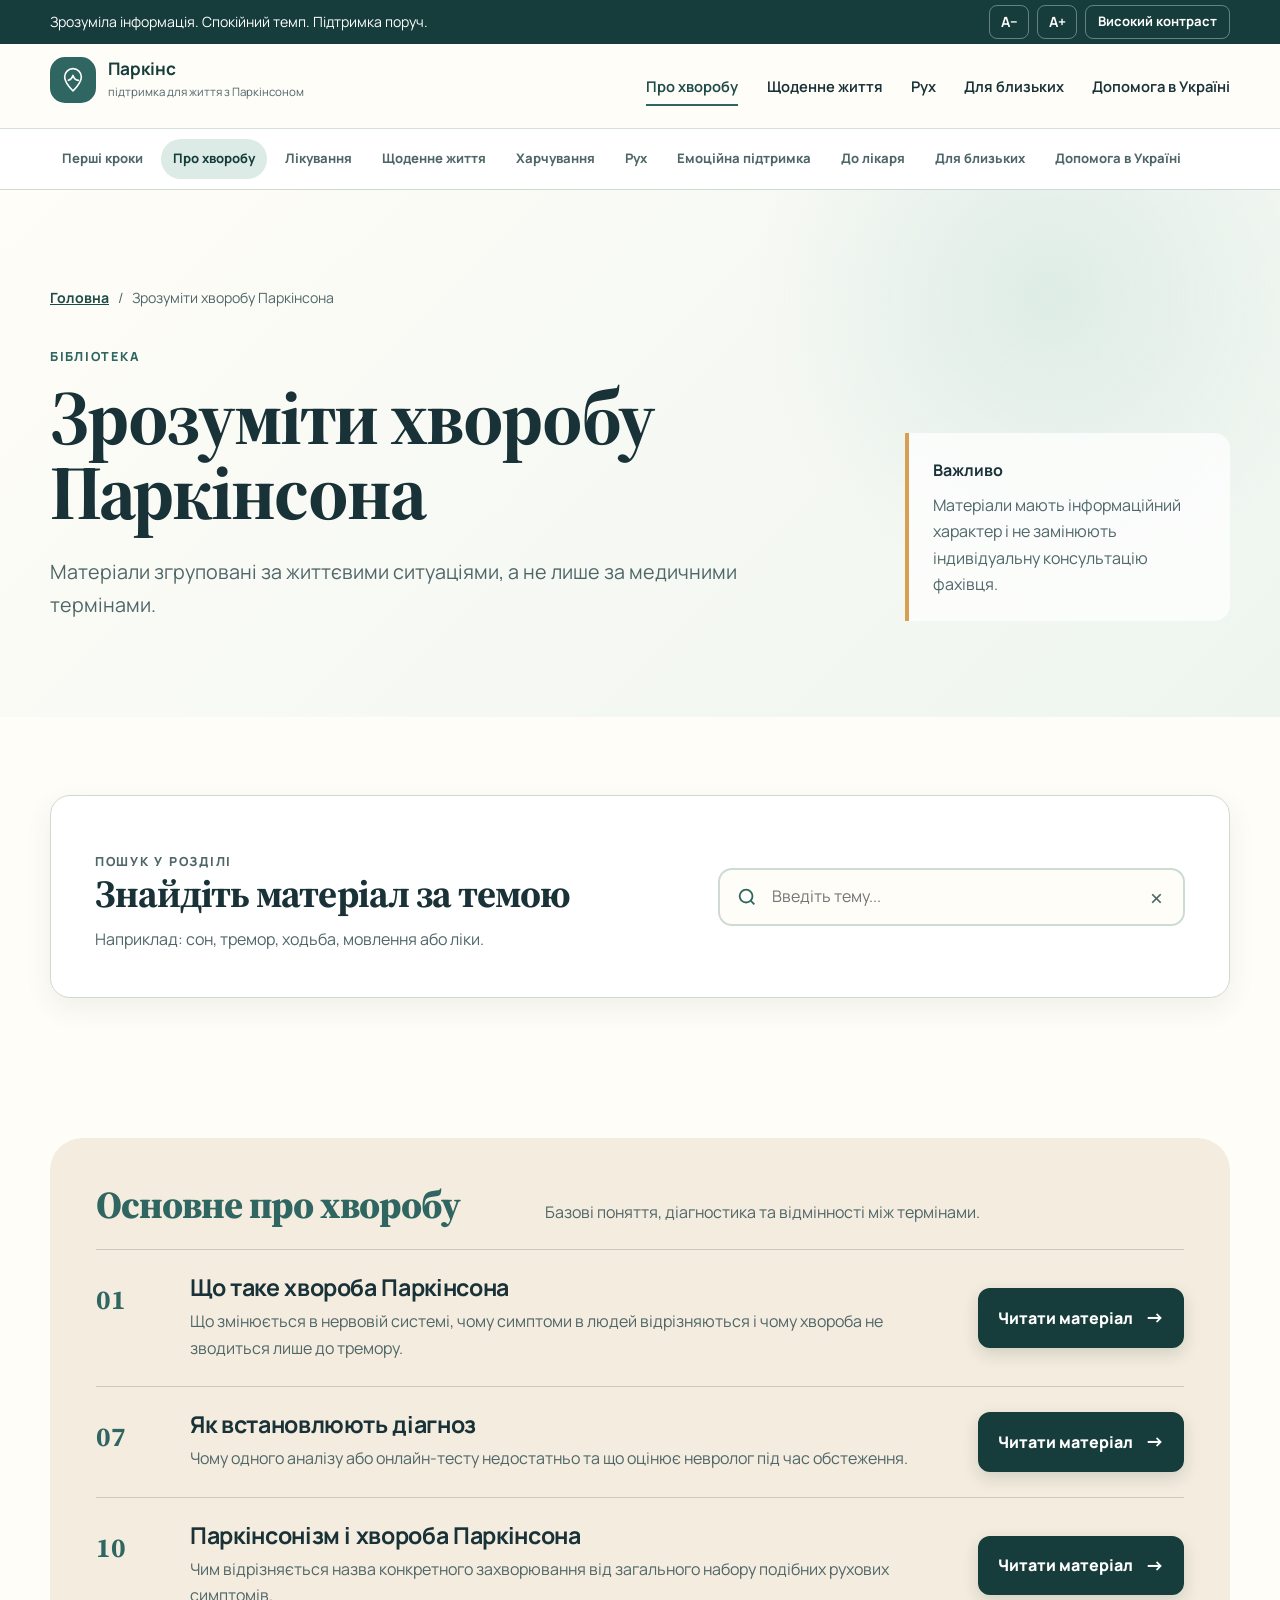
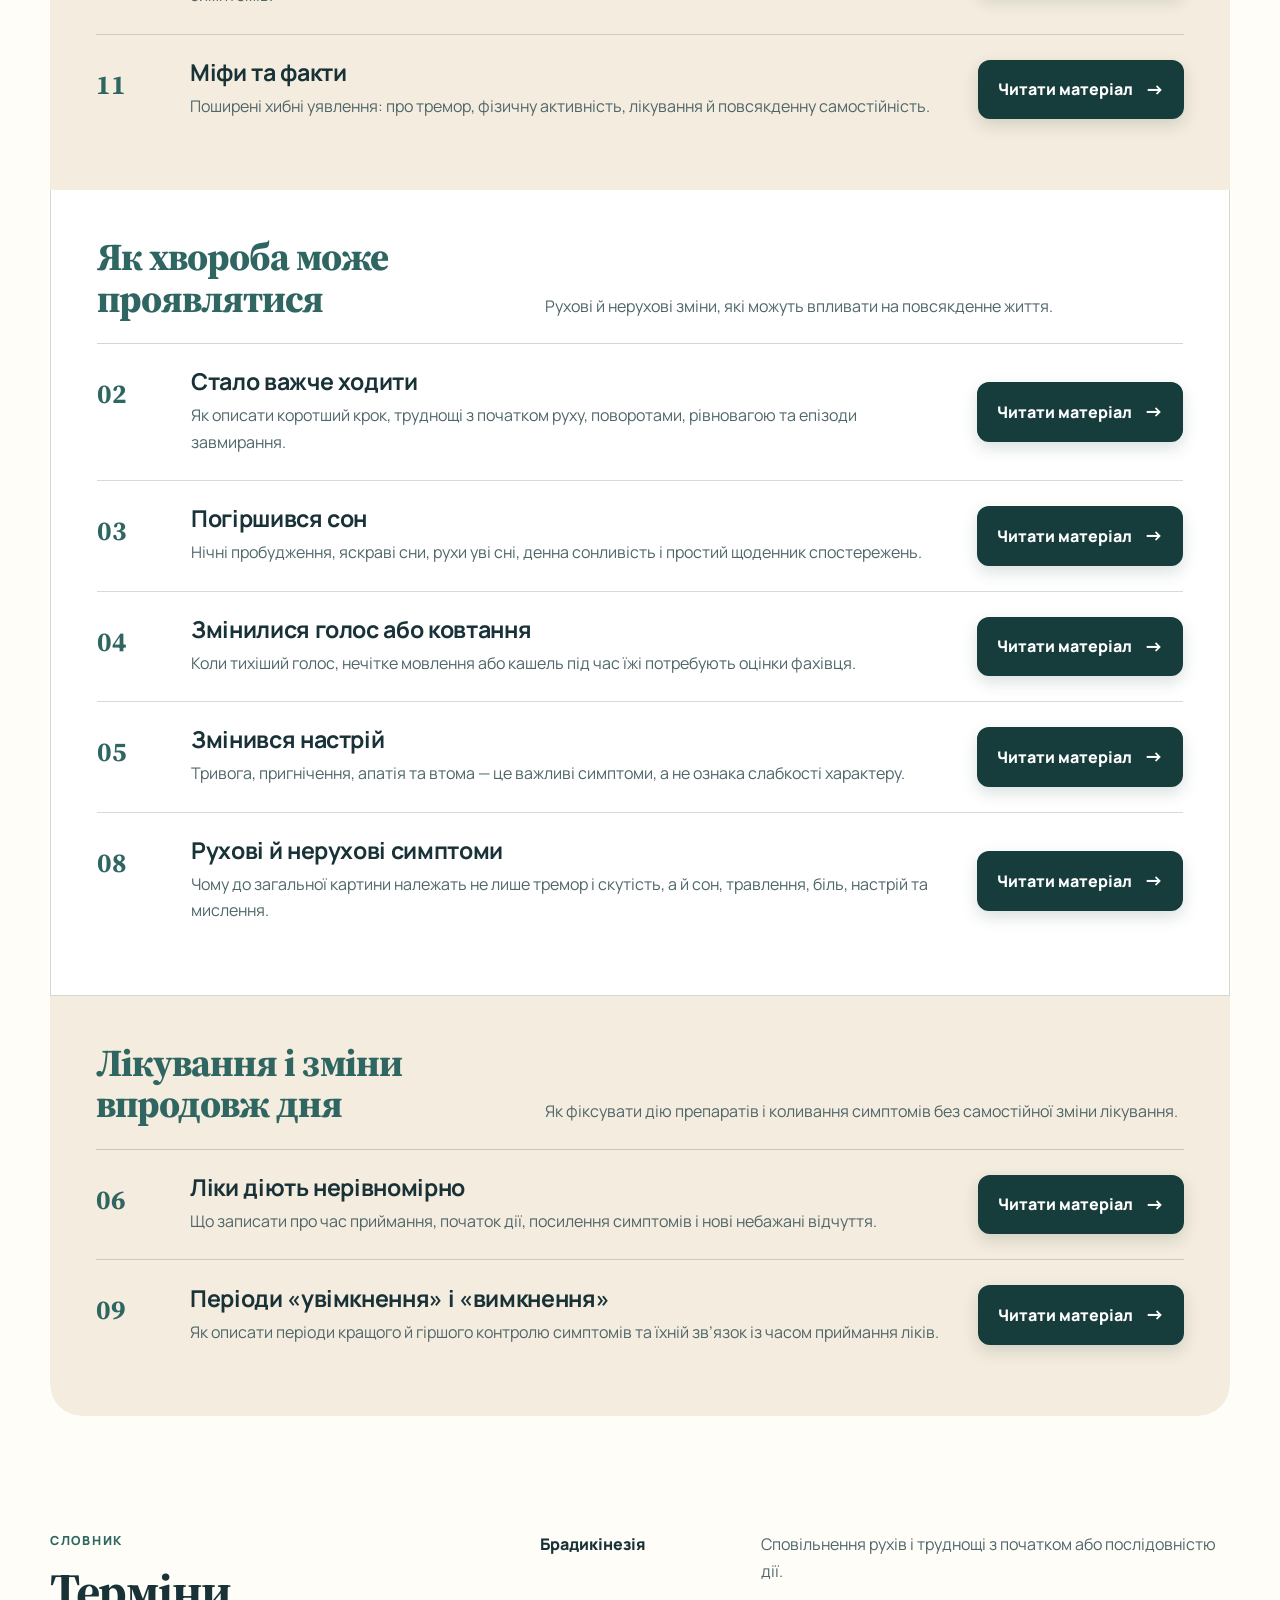
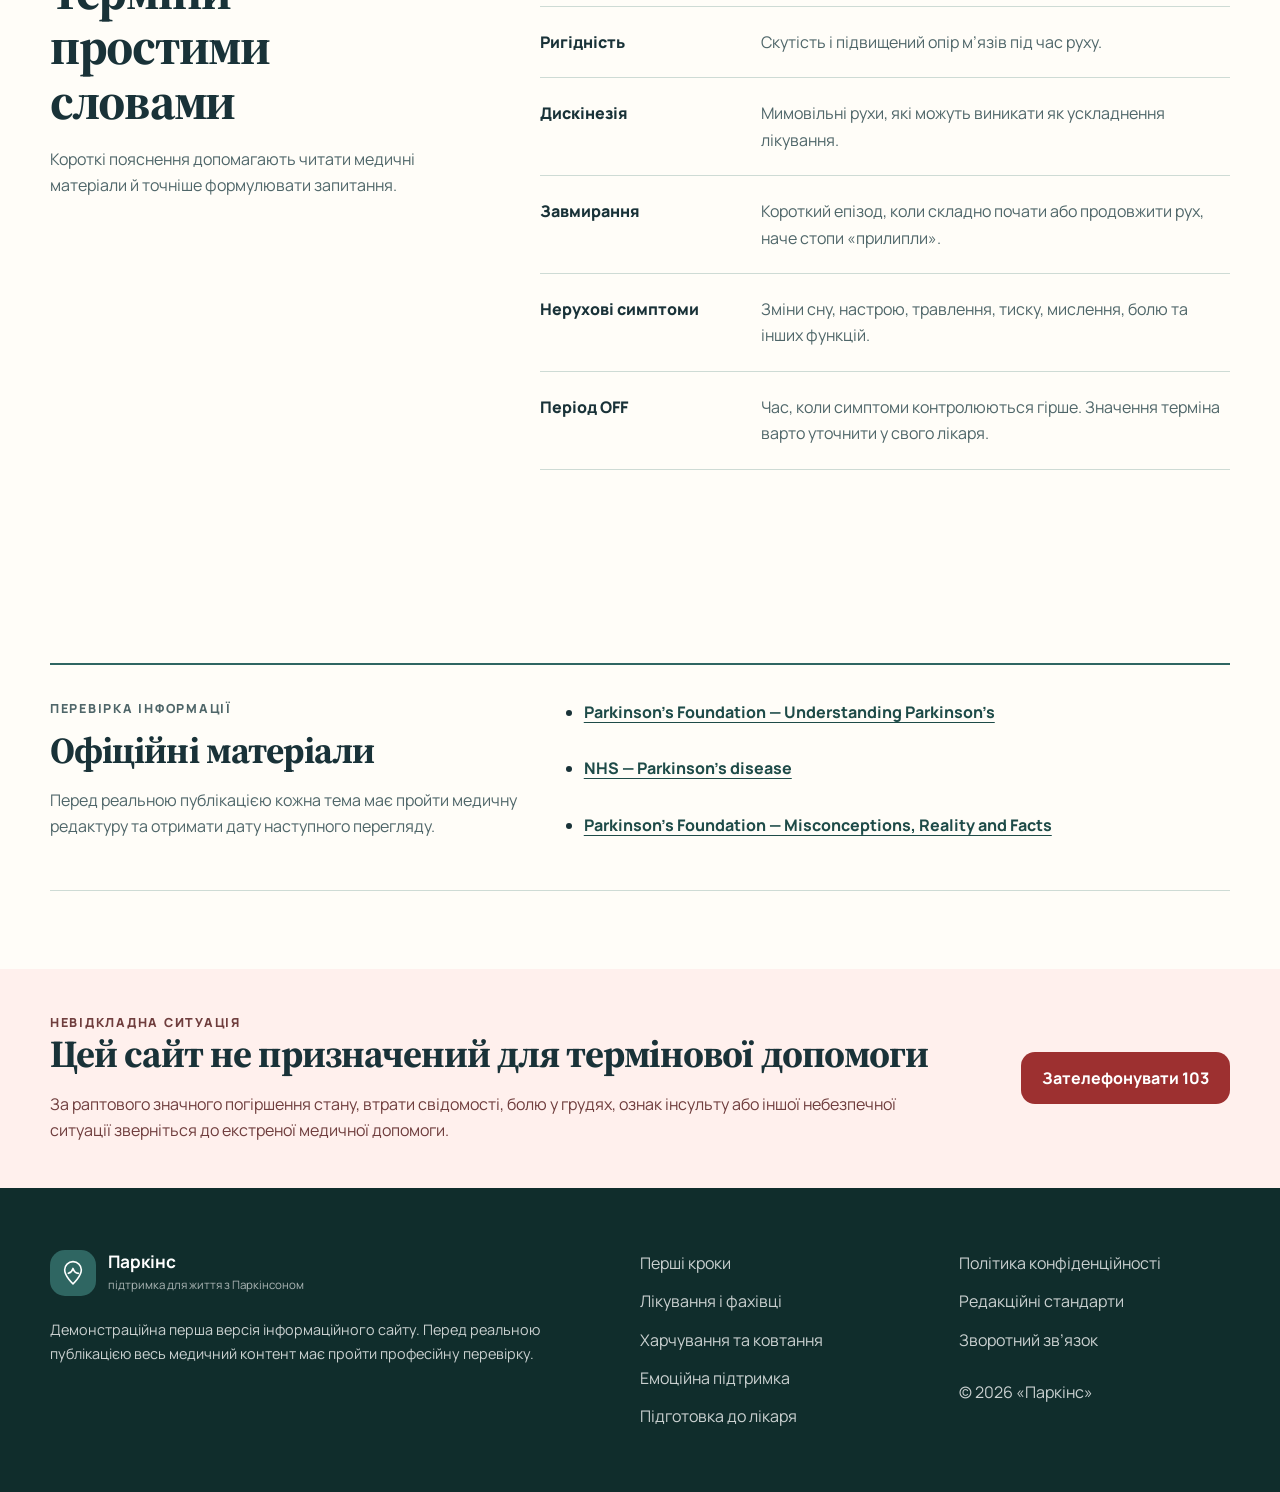
<file: understand-1.html>
<!DOCTYPE html>

<html lang="uk"><head><meta charset="utf-8"/><meta content="width=device-width, initial-scale=1.0" name="viewport"/><meta content="Зрозумілі матеріали про діагностику, симптоми, сон, ходьбу, мовлення, настрій, лікування та паркінсонізм." name="description"/><meta content="#2f6662" name="theme-color"/><title>Зрозуміти хворобу Паркінсона — Паркінс</title><link href="https://fonts.googleapis.com" rel="preconnect"/><link crossorigin="" href="https://fonts.gstatic.com" rel="preconnect"/><link href="https://fonts.googleapis.com/css2?family=Manrope:wght@400;500;600;700;800&amp;family=Source+Serif+4:opsz,wght@8..60,600;8..60,700&amp;display=swap" rel="stylesheet"/><link href="styles.css" rel="stylesheet"/></head><body><a class="skip-link" href="#main-content">Перейти до основного вмісту</a><div aria-label="Налаштування доступності" class="utility-bar">
<div class="container utility-bar__inner">
<p>Зрозуміла інформація. Спокійний темп. Підтримка поруч.</p>
<div class="accessibility-controls">
<button aria-label="Зменшити розмір тексту" class="utility-button" data-font-action="decrease" type="button">
          A−
        </button>
<button aria-label="Збільшити розмір тексту" class="utility-button" data-font-action="increase" type="button">
          A+
        </button>
<button aria-pressed="false" class="utility-button utility-button--text" id="contrastToggle" type="button">
          Високий контраст
        </button>
</div>
</div>
</div><header class="site-header" id="top">
<div class="container site-header__inner">
<a aria-label="Паркінс, головна сторінка" class="brand" href="index.html">
<span aria-hidden="true" class="brand__mark">
<svg role="img" viewbox="0 0 48 48">
<path d="M24 7c7 0 12.5 5.5 12.5 12.3 0 9.8-12.5 21.1-12.5 21.1S11.5 29.1 11.5 19.3C11.5 12.5 17 7 24 7Z"></path>
<path d="M17 24.5c3.6-1 5.8-3.4 7-7.4 1.5 4.8 4.2 7.2 8.2 7.4"></path>
</svg>
</span>
<span>
<strong>Паркінс</strong>
<small>підтримка для життя з Паркінсоном</small>
</span>
</a>
<button aria-controls="siteNavigation" aria-expanded="false" class="menu-toggle" type="button">
<span class="menu-toggle__label">Меню</span>
<span aria-hidden="true" class="menu-toggle__icon"></span>
</button>
<nav aria-label="Основна навігація" class="site-nav" id="siteNavigation"><a class="nav-mobile-only" href="first-steps.html">Перші кроки</a><a aria-current="page" href="understand.html">Про хворобу</a><a class="nav-mobile-only" href="treatment.html">Лікування</a><a href="daily-life.html">Щоденне життя</a><a class="nav-mobile-only" href="nutrition.html">Харчування</a><a href="movement.html">Рух</a><a class="nav-mobile-only" href="emotional-support.html">Емоційна підтримка</a><a class="nav-mobile-only" href="doctor-visit.html">До лікаря</a><a href="relatives.html">Для близьких</a><a href="support-ukraine.html">Допомога в Україні</a></nav>
</div>
</header><nav aria-label="Тематичні розділи сайту" class="topics-nav"><div class="container topics-nav__inner"><a href="first-steps.html">Перші кроки</a><a aria-current="page" href="understand.html">Про хворобу</a><a href="treatment.html">Лікування</a><a href="daily-life.html">Щоденне життя</a><a href="nutrition.html">Харчування</a><a href="movement.html">Рух</a><a href="emotional-support.html">Емоційна підтримка</a><a href="doctor-visit.html">До лікаря</a><a href="relatives.html">Для близьких</a><a href="support-ukraine.html">Допомога в Україні</a></div></nav><main id="main-content"><section class="page-hero"><div class="container"><nav aria-label="Навігаційний шлях" class="breadcrumbs"><a href="index.html">Головна</a><span aria-hidden="true">/</span><span aria-current="page">Зрозуміти хворобу Паркінсона</span></nav><div class="page-hero__grid"><div><p class="eyebrow">Бібліотека</p><h1>Зрозуміти хворобу Паркінсона</h1><p class="page-hero__lead">Матеріали згруповані за життєвими ситуаціями, а не лише за медичними термінами.</p></div><aside class="page-hero__aside"><strong>Важливо</strong><p>Матеріали мають інформаційний характер і не замінюють індивідуальну консультацію фахівця.</p></aside></div></div></section><section class="section section--compact page-search">
<div class="container">
<div class="search-panel">
<div>
<p class="eyebrow">Пошук у розділі</p>
<h2>Знайдіть матеріал за темою</h2>
<p>Наприклад: сон, тремор, ходьба, мовлення або ліки.</p>
</div>
<form class="site-search" id="siteSearch" role="search">
<label class="visually-hidden" for="searchInput">Пошук матеріалів</label>
<div class="site-search__field">
<svg aria-hidden="true" viewbox="0 0 24 24"><circle cx="11" cy="11" r="7"></circle><path d="m20 20-4-4"></path></svg>
<input autocomplete="off" id="searchInput" placeholder="Введіть тему..." type="search"/>
<button aria-label="Очистити пошук" id="searchClear" type="button">×</button>
</div>
</form>
</div>
<p aria-live="polite" class="search-status" id="searchStatus"></p>
</div>
</section><section class="section disease-directory" id="understand"><div class="container"><section class="disease-group disease-group--sage"><header class="disease-group__heading"><p class="eyebrow">Основне про хворобу</p><p>Базові поняття, діагностика та відмінності між термінами.</p></header><div class="disease-list">
<article class="disease-entry searchable" data-search="паркінсон що це діагноз перебіг">
<div aria-hidden="true" class="disease-entry__number">01</div>
<div class="disease-entry__content">
<h2>Що таке хвороба Паркінсона</h2>
<p>Що змінюється в нервовій системі, чому симптоми в людей відрізняються і чому хвороба не зводиться лише до тремору.</p>
</div>
<button class="disease-entry__action modal-trigger" data-modal="modal-parkinson" type="button">
              Читати матеріал
              <span aria-hidden="true">→</span>
</button>
</article>
<article class="disease-entry searchable" data-search="діагностика обстеження невролог аналізи">
<div aria-hidden="true" class="disease-entry__number">07</div>
<div class="disease-entry__content">
<h2>Як встановлюють діагноз</h2>
<p>Чому одного аналізу або онлайн-тесту недостатньо та що оцінює невролог під час обстеження.</p>
</div>
<button class="disease-entry__action modal-trigger" data-modal="modal-diagnosis" type="button">
              Читати матеріал
              <span aria-hidden="true">→</span>
</button>
</article>
<article class="disease-entry searchable" data-search="паркінсонізм відмінність синдром">
<div aria-hidden="true" class="disease-entry__number">10</div>
<div class="disease-entry__content">
<h2>Паркінсонізм і хвороба Паркінсона</h2>
<p>Чим відрізняється назва конкретного захворювання від загального набору подібних рухових симптомів.</p>
</div>
<button class="disease-entry__action modal-trigger" data-modal="modal-parkinsonism" type="button">
              Читати матеріал
              <span aria-hidden="true">→</span>
</button>
</article>
<article class="disease-entry searchable" data-search="міфи факти тремор активність вилікування">
<div aria-hidden="true" class="disease-entry__number">11</div>
<div class="disease-entry__content">
<h2>Міфи та факти</h2>
<p>Поширені хибні уявлення: про тремор, фізичну активність, лікування й повсякденну самостійність.</p>
</div>
<button class="disease-entry__action modal-trigger" data-modal="modal-myths" type="button">
              Читати матеріал
              <span aria-hidden="true">→</span>
</button>
</article>
</div></section><section class="disease-group disease-group--cream"><header class="disease-group__heading"><p class="eyebrow">Як хвороба може проявлятися</p><p>Рухові й нерухові зміни, які можуть впливати на повсякденне життя.</p></header><div class="disease-list">
<article class="disease-entry searchable" data-search="ходьба завмирання рівновага падіння рух">
<div aria-hidden="true" class="disease-entry__number">02</div>
<div class="disease-entry__content">
<h2>Стало важче ходити</h2>
<p>Як описати коротший крок, труднощі з початком руху, поворотами, рівновагою та епізоди завмирання.</p>
</div>
<button class="disease-entry__action modal-trigger" data-modal="modal-walking" type="button">
              Читати матеріал
              <span aria-hidden="true">→</span>
</button>
</article>
<article class="disease-entry searchable" data-search="сон безсоння втома денна сонливість ніч">
<div aria-hidden="true" class="disease-entry__number">03</div>
<div class="disease-entry__content">
<h2>Погіршився сон</h2>
<p>Нічні пробудження, яскраві сни, рухи уві сні, денна сонливість і простий щоденник спостережень.</p>
</div>
<button class="disease-entry__action modal-trigger" data-modal="modal-sleep" type="button">
              Читати матеріал
              <span aria-hidden="true">→</span>
</button>
</article>
<article class="disease-entry searchable" data-search="мовлення голос тихо говорити ковтання кашель">
<div aria-hidden="true" class="disease-entry__number">04</div>
<div class="disease-entry__content">
<h2>Змінилися голос або ковтання</h2>
<p>Коли тихіший голос, нечітке мовлення або кашель під час їжі потребують оцінки фахівця.</p>
</div>
<button class="disease-entry__action modal-trigger" data-modal="modal-speech" type="button">
              Читати матеріал
              <span aria-hidden="true">→</span>
</button>
</article>
<article class="disease-entry searchable" data-search="настрій тривога апатія депресія мотивація втома">
<div aria-hidden="true" class="disease-entry__number">05</div>
<div class="disease-entry__content">
<h2>Змінився настрій</h2>
<p>Тривога, пригнічення, апатія та втома — це важливі симптоми, а не ознака слабкості характеру.</p>
</div>
<button class="disease-entry__action modal-trigger" data-modal="modal-mood" type="button">
              Читати матеріал
              <span aria-hidden="true">→</span>
</button>
</article>
<article class="disease-entry searchable" data-search="рухові нерухові симптоми тремор скутість травлення">
<div aria-hidden="true" class="disease-entry__number">08</div>
<div class="disease-entry__content">
<h2>Рухові й нерухові симптоми</h2>
<p>Чому до загальної картини належать не лише тремор і скутість, а й сон, травлення, біль, настрій та мислення.</p>
</div>
<button class="disease-entry__action modal-trigger" data-modal="modal-symptoms" type="button">
              Читати матеріал
              <span aria-hidden="true">→</span>
</button>
</article>
</div></section><section class="disease-group disease-group--mist"><header class="disease-group__heading"><p class="eyebrow">Лікування і зміни впродовж дня</p><p>Як фіксувати дію препаратів і коливання симптомів без самостійної зміни лікування.</p></header><div class="disease-list">
<article class="disease-entry searchable" data-search="ліки ефект побічні дія препарати">
<div aria-hidden="true" class="disease-entry__number">06</div>
<div class="disease-entry__content">
<h2>Ліки діють нерівномірно</h2>
<p>Що записати про час приймання, початок дії, посилення симптомів і нові небажані відчуття.</p>
</div>
<button class="disease-entry__action modal-trigger" data-modal="modal-medication" type="button">
              Читати матеріал
              <span aria-hidden="true">→</span>
</button>
</article>
<article class="disease-entry searchable" data-search="on off увімкнення вимкнення періоди">
<div aria-hidden="true" class="disease-entry__number">09</div>
<div class="disease-entry__content">
<h2>Періоди «увімкнення» і «вимкнення»</h2>
<p>Як описати періоди кращого й гіршого контролю симптомів та їхній зв’язок із часом приймання ліків.</p>
</div>
<button class="disease-entry__action modal-trigger" data-modal="modal-on-off" type="button">
              Читати матеріал
              <span aria-hidden="true">→</span>
</button>
</article>
</div></section></div></section><section class="section glossary-section">
<div class="container glossary-layout">
<header class="glossary-intro">
<p class="eyebrow">Словник</p>
<h2>Терміни простими словами</h2>
<p>Короткі пояснення допомагають читати медичні матеріали й точніше формулювати запитання.</p>
</header>
<dl class="glossary-list">
<div><dt>Брадикінезія</dt><dd>Сповільнення рухів і труднощі з початком або послідовністю дії.</dd></div>
<div><dt>Ригідність</dt><dd>Скутість і підвищений опір м’язів під час руху.</dd></div>
<div><dt>Дискінезія</dt><dd>Мимовільні рухи, які можуть виникати як ускладнення лікування.</dd></div>
<div><dt>Завмирання</dt><dd>Короткий епізод, коли складно почати або продовжити рух, наче стопи «прилипли».</dd></div>
<div><dt>Нерухові симптоми</dt><dd>Зміни сну, настрою, травлення, тиску, мислення, болю та інших функцій.</dd></div>
<div><dt>Період OFF</dt><dd>Час, коли симптоми контролюються гірше. Значення терміна варто уточнити у свого лікаря.</dd></div>
</dl>
</div>
</section><section class="section section--compact understand-sources">
<div class="container flat-source-band">
<div>
<p class="eyebrow">Перевірка інформації</p>
<h2>Офіційні матеріали</h2>
<p>Перед реальною публікацією кожна тема має пройти медичну редактуру та отримати дату наступного перегляду.</p>
</div>
<ul>
<li><a href="https://www.parkinson.org/understanding-parkinsons" rel="noopener noreferrer" target="_blank">Parkinson’s Foundation — Understanding Parkinson’s</a></li>
<li><a href="https://www.nhs.uk/conditions/parkinsons-disease/" rel="noopener noreferrer" target="_blank">NHS — Parkinson’s disease</a></li>
<li><a href="https://www.parkinson.org/library/fact-sheets/misconceptions" rel="noopener noreferrer" target="_blank">Parkinson’s Foundation — Misconceptions, Reality and Facts</a></li>
</ul>
</div>
</section></main><section class="section section--emergency">
<div class="container emergency-panel">
<div>
<p class="eyebrow">Невідкладна ситуація</p>
<h2>Цей сайт не призначений для термінової допомоги</h2>
<p>
            За раптового значного погіршення стану, втрати свідомості,
            болю у грудях, ознак інсульту або іншої небезпечної ситуації
            зверніться до екстреної медичної допомоги.
          </p>
</div>
<a class="button button--danger" href="tel:103">Зателефонувати 103</a>
</div>
</section><div aria-labelledby="modal-parkinson-title" aria-modal="true" class="modal" hidden="" id="modal-parkinson" role="dialog">
<div class="modal__backdrop" data-modal-close=""></div>
<div class="modal__dialog modal__dialog--article" role="document">
<button aria-label="Закрити" class="modal__close" data-modal-close="" type="button">×</button>
<p class="eyebrow">Медична інформація</p>
<h2 id="modal-parkinson-title">Що таке хвороба Паркінсона</h2>
<div class="modal__article-body">
<p>Хвороба Паркінсона — це неврологічне захворювання, яке поступово впливає на системи мозку, пов’язані з рухом та іншими функціями організму.</p>
<p>Вона може проявлятися сповільненням рухів, скутістю, тремором або порушенням рівноваги. Також можливі зміни сну, настрою, травлення, мовлення, мислення та артеріального тиску.</p>
<div class="info-box"><strong>Важливо:</strong> набір симптомів і темп змін індивідуальні. Не всі люди мають однакові прояви.</div>
</div>
</div>
</div><div aria-labelledby="modal-diagnosis-title" aria-modal="true" class="modal" hidden="" id="modal-diagnosis" role="dialog">
<div class="modal__backdrop" data-modal-close=""></div>
<div class="modal__dialog modal__dialog--article" role="document">
<button aria-label="Закрити" class="modal__close" data-modal-close="" type="button">×</button>
<p class="eyebrow">Діагностика</p>
<h2 id="modal-diagnosis-title">Як встановлюють діагноз</h2>
<div class="modal__article-body">
<p>Діагноз зазвичай ґрунтується на історії симптомів, неврологічному огляді, оцінці рухів і реакції на лікування. Єдиного лабораторного тесту, який самостійно підтверджує хворобу Паркінсона, немає.</p>
<p>Додаткові обстеження можуть бути потрібні, щоб виключити інші причини симптомів. Їхній перелік визначає лікар з урахуванням конкретної ситуації.</p>
<ul><li>Підготуйте перелік симптомів і час їх появи.</li><li>Візьміть список усіх препаратів.</li><li>Згадайте падіння, зміни сну, настрою та мислення.</li></ul>
</div>
</div>
</div><div aria-labelledby="modal-parkinsonism-title" aria-modal="true" class="modal" hidden="" id="modal-parkinsonism" role="dialog">
<div class="modal__backdrop" data-modal-close=""></div>
<div class="modal__dialog modal__dialog--article" role="document">
<button aria-label="Закрити" class="modal__close" data-modal-close="" type="button">×</button>
<p class="eyebrow">Терміни</p>
<h2 id="modal-parkinsonism-title">Паркінсонізм і хвороба Паркінсона</h2>
<div class="modal__article-body">
<p><strong>Паркінсонізм</strong> — це назва набору симптомів, до якого можуть входити сповільнення рухів, скутість, тремор і порушення рівноваги.</p>
<p><strong>Хвороба Паркінсона</strong> є однією з можливих причин паркінсонізму. Подібні прояви можуть виникати й за інших неврологічних станів або під впливом окремих препаратів.</p>
<div class="info-box">Точне розрізнення проводить невролог. Не варто визначати тип захворювання лише за окремим симптомом.</div>
</div>
</div>
</div><div aria-labelledby="modal-myths-title" aria-modal="true" class="modal" hidden="" id="modal-myths" role="dialog">
<div class="modal__backdrop" data-modal-close=""></div>
<div class="modal__dialog modal__dialog--article" role="document">
<button aria-label="Закрити" class="modal__close" data-modal-close="" type="button">×</button>
<p class="eyebrow">Міфи та факти</p>
<h2 id="modal-myths-title">Міфи та факти</h2>
<div class="modal__article-body">
<dl class="modal-facts">
<div><dt>Міф: тремор є в усіх.</dt><dd>Ні. У частини людей він може бути незначним або не бути головним симптомом.</dd></div>
<div><dt>Міф: після діагнозу потрібно уникати руху.</dt><dd>Посильна фізична активність зазвичай є важливою частиною допомоги, але її потрібно підбирати безпечно.</dd></div>
<div><dt>Міф: кожне погіршення означає швидке прогресування.</dt><dd>На самопочуття можуть впливати сон, стрес, інфекція, час приймання ліків та інші чинники.</dd></div>
<div><dt>Міф: допомога означає повну втрату самостійності.</dt><dd>Правильно підібрана підтримка може, навпаки, допомогти довше залишатися самостійним.</dd></div>
</dl>
</div>
</div>
</div><div aria-labelledby="modal-walking-title" aria-modal="true" class="modal" hidden="" id="modal-walking" role="dialog">
<div class="modal__backdrop" data-modal-close=""></div>
<div class="modal__dialog modal__dialog--article" role="document">
<button aria-label="Закрити" class="modal__close" data-modal-close="" type="button">×</button>
<p class="eyebrow">Ходьба і рівновага</p>
<h2 id="modal-walking-title">Стало важче ходити</h2>
<div class="modal__article-body">
<p>Зміни ходи можуть проявлятися коротшими кроками, зменшенням рухів рук, труднощами під час повороту або відчуттям, наче стопи ненадовго «прилипли» до підлоги.</p>
<h3>Що варто записати</h3>
<ul><li>Де виникає складність: біля дверей, у вузькому проході, під час старту чи повороту.</li><li>Чи були падіння або майже падіння.</li><li>У який час дня ходити легше або складніше.</li><li>Чи пов’язано це з часом приймання препаратів.</li></ul>
<p>Обговоріть зміни з лікарем або фізичним терапевтом. Не тягніть людину силою під час завмирання.</p>
</div>
</div>
</div><div aria-labelledby="modal-sleep-title" aria-modal="true" class="modal" hidden="" id="modal-sleep" role="dialog">
<div class="modal__backdrop" data-modal-close=""></div>
<div class="modal__dialog modal__dialog--article" role="document">
<button aria-label="Закрити" class="modal__close" data-modal-close="" type="button">×</button>
<p class="eyebrow">Сон</p>
<h2 id="modal-sleep-title">Погіршився сон</h2>
<div class="modal__article-body">
<p>Проблеми зі сном можуть включати труднощі із засинанням, часті пробудження, незвичні активні рухи уві сні або виражену сонливість удень.</p>
<h3>Що записувати</h3>
<ul><li>Час засинання і пробудження.</li><li>Кількість нічних пробуджень.</li><li>Денну сонливість або раптове засинання.</li><li>Розповіді близьких про крики, розмови чи активні рухи уві сні.</li></ul>
<div class="info-box">За раптового засинання не керуйте автомобілем і не працюйте з небезпечними механізмами. Повідомте лікаря.</div>
</div>
</div>
</div><div aria-labelledby="modal-speech-title" aria-modal="true" class="modal" hidden="" id="modal-speech" role="dialog">
<div class="modal__backdrop" data-modal-close=""></div>
<div class="modal__dialog modal__dialog--article" role="document">
<button aria-label="Закрити" class="modal__close" data-modal-close="" type="button">×</button>
<p class="eyebrow">Мовлення і ковтання</p>
<h2 id="modal-speech-title">Змінилися голос або ковтання</h2>
<div class="modal__article-body">
<p>Голос може стати тихішим, монотонним або менш чітким. Людині може бути складніше підтримувати достатню гучність у довгій розмові.</p>
<h3>Ознаки проблем із ковтанням</h3>
<ul><li>Кашель або покашлювання під час їжі чи пиття.</li><li>«Вологе» звучання голосу після ковтка.</li><li>Їжа залишається в роті.</li><li>Прийом їжі став значно довшим або зменшилася вага.</li></ul>
<p>Такі зміни потрібно обговорити з лікарем і фахівцем із мовлення та ковтання. Не змінюйте консистенцію їжі навмання.</p>
</div>
</div>
</div><div aria-labelledby="modal-mood-title" aria-modal="true" class="modal" hidden="" id="modal-mood" role="dialog">
<div class="modal__backdrop" data-modal-close=""></div>
<div class="modal__dialog modal__dialog--article" role="document">
<button aria-label="Закрити" class="modal__close" data-modal-close="" type="button">×</button>
<p class="eyebrow">Емоційний стан</p>
<h2 id="modal-mood-title">Змінився настрій</h2>
<div class="modal__article-body">
<p>Тривога, депресивні прояви, апатія та втома можуть бути пов’язані як із реакцією на діагноз, так і з перебігом захворювання.</p>
<ul><li><strong>Тривога:</strong> постійне напруження, страх або уникання справ.</li><li><strong>Апатія:</strong> складно почати дію навіть без вираженого смутку.</li><li><strong>Депресивні прояви:</strong> тривале пригнічення, безнадія або втрата задоволення.</li></ul>
<p>Запишіть, коли зміни почалися й як впливають на сон, харчування та повсякденні справи. За думок про самопошкодження потрібна негайна допомога.</p>
</div>
</div>
</div><div aria-labelledby="modal-symptoms-title" aria-modal="true" class="modal" hidden="" id="modal-symptoms" role="dialog">
<div class="modal__backdrop" data-modal-close=""></div>
<div class="modal__dialog modal__dialog--article" role="document">
<button aria-label="Закрити" class="modal__close" data-modal-close="" type="button">×</button>
<p class="eyebrow">Симптоми</p>
<h2 id="modal-symptoms-title">Рухові й нерухові симптоми</h2>
<div class="modal__article-body">
<div class="modal-columns">
<div><h3>Рухові</h3><ul><li>Сповільнення рухів.</li><li>Скутість.</li><li>Тремор.</li><li>Зміни ходи, постави й рівноваги.</li><li>Мимовільні рухи, пов’язані з лікуванням.</li></ul></div>
<div><h3>Нерухові</h3><ul><li>Порушення сну.</li><li>Тривога, апатія або пригнічення.</li><li>Закрепи та інші зміни травлення.</li><li>Запаморочення, біль, втома.</li><li>Зміни пам’яті, уваги або мислення.</li></ul></div>
</div>
<p>Не всі симптоми обов’язково пов’язані з Паркінсоном. Нові або різкі зміни потрібно оцінювати окремо.</p>
</div>
</div>
</div><div aria-labelledby="modal-medication-title" aria-modal="true" class="modal" hidden="" id="modal-medication" role="dialog">
<div class="modal__backdrop" data-modal-close=""></div>
<div class="modal__dialog modal__dialog--article" role="document">
<button aria-label="Закрити" class="modal__close" data-modal-close="" type="button">×</button>
<p class="eyebrow">Лікування</p>
<h2 id="modal-medication-title">Ліки діють нерівномірно</h2>
<div class="modal__article-body">
<p>Дія препаратів може змінюватися протягом дня. Для лікаря корисний не загальний висновок «не допомагає», а конкретний часовий опис.</p>
<ul><li>Назва й точний час приймання препарату.</li><li>Коли відчули початок дії.</li><li>Які симптоми полегшилися або повернулися.</li><li>Чи з’явилися нудота, сонливість, запаморочення, мимовільні рухи або зміни поведінки.</li></ul>
<div class="info-box"><strong>Не змінюйте дозу чи графік самостійно.</strong> Використайте нотатки під час консультації.</div>
</div>
</div>
</div><div aria-labelledby="modal-on-off-title" aria-modal="true" class="modal" hidden="" id="modal-on-off" role="dialog">
<div class="modal__backdrop" data-modal-close=""></div>
<div class="modal__dialog modal__dialog--article" role="document">
<button aria-label="Закрити" class="modal__close" data-modal-close="" type="button">×</button>
<p class="eyebrow">Періоди ON/OFF</p>
<h2 id="modal-on-off-title">Періоди «увімкнення» і «вимкнення»</h2>
<div class="modal__article-body">
<p><strong>Період ON</strong> зазвичай означає час, коли призначене лікування краще контролює рухові симптоми. <strong>Період OFF</strong> — коли симптоми повертаються або посилюються.</p>
<p>У різних людей ці періоди можуть проявлятися по-різному. Важливо записувати не лише рухові зміни, а й тривогу, біль, втому або інші відчуття.</p>
<h3>Корисний запис</h3>
<p>Час приймання → час початку полегшення → тривалість кращого стану → час і характер погіршення.</p>
</div>
</div>
</div><footer class="site-footer">
<div class="container site-footer__grid">
<div>
<a aria-label="Паркінс, головна сторінка" class="brand brand--footer" href="index.html">
<span aria-hidden="true" class="brand__mark">
<svg viewbox="0 0 48 48">
<path d="M24 7c7 0 12.5 5.5 12.5 12.3 0 9.8-12.5 21.1-12.5 21.1S11.5 29.1 11.5 19.3C11.5 12.5 17 7 24 7Z"></path>
<path d="M17 24.5c3.6-1 5.8-3.4 7-7.4 1.5 4.8 4.2 7.2 8.2 7.4"></path>
</svg>
</span>
<span>
<strong>Паркінс</strong>
<small>підтримка для життя з Паркінсоном</small>
</span>
</a>
<p class="site-footer__note">
          Демонстраційна перша версія інформаційного сайту. Перед реальною
          публікацією весь медичний контент має пройти професійну перевірку.
        </p>
</div>
<nav aria-label="Навігація в підвалі" class="footer-nav"><a href="first-steps.html">Перші кроки</a><a href="treatment.html">Лікування і фахівці</a><a href="nutrition.html">Харчування та ковтання</a><a href="emotional-support.html">Емоційна підтримка</a><a href="doctor-visit.html">Підготовка до лікаря</a></nav>
<div class="footer-meta">
<a href="index.html">Політика конфіденційності</a>
<a href="index.html">Редакційні стандарти</a>
<a href="index.html">Зворотний зв’язок</a>
<p>© <span id="currentYear"></span> «Паркінс»</p>
</div>
</div>
</footer><script src="script.js"></script></body></html>
</file>
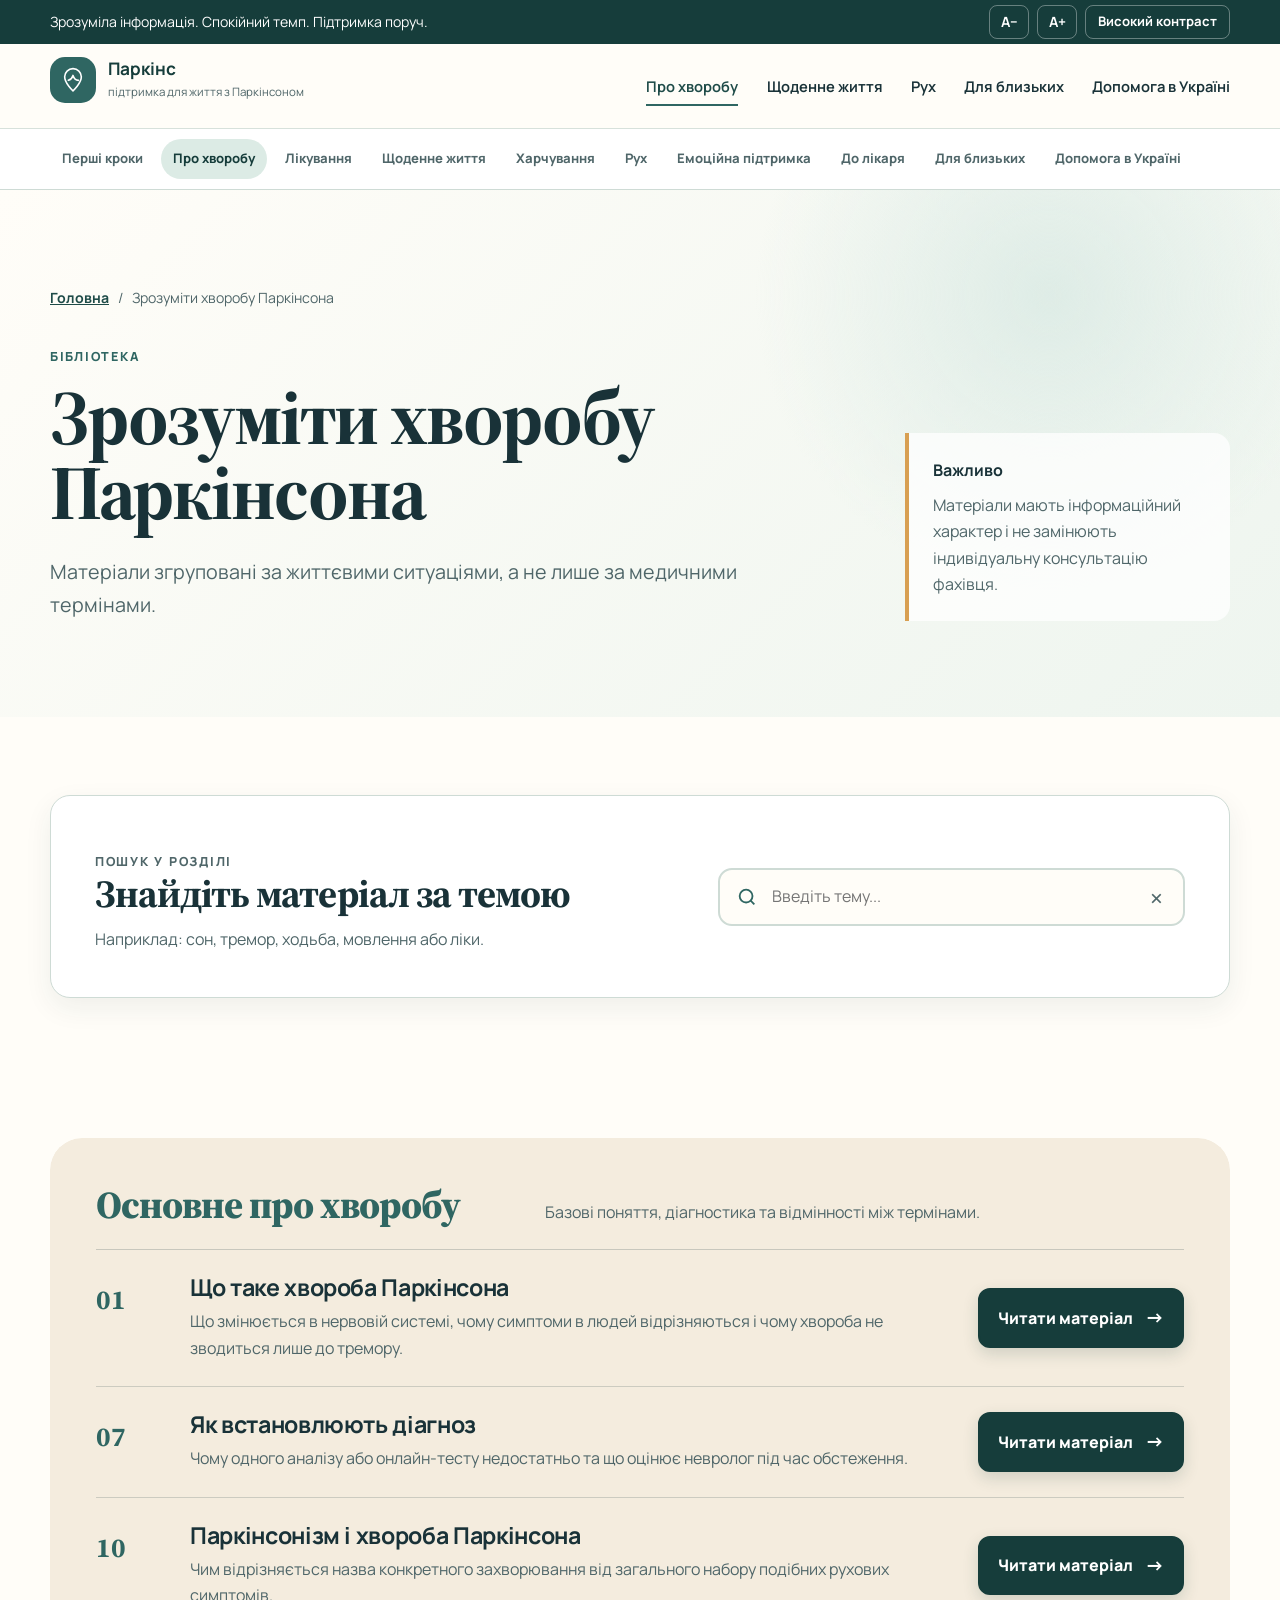
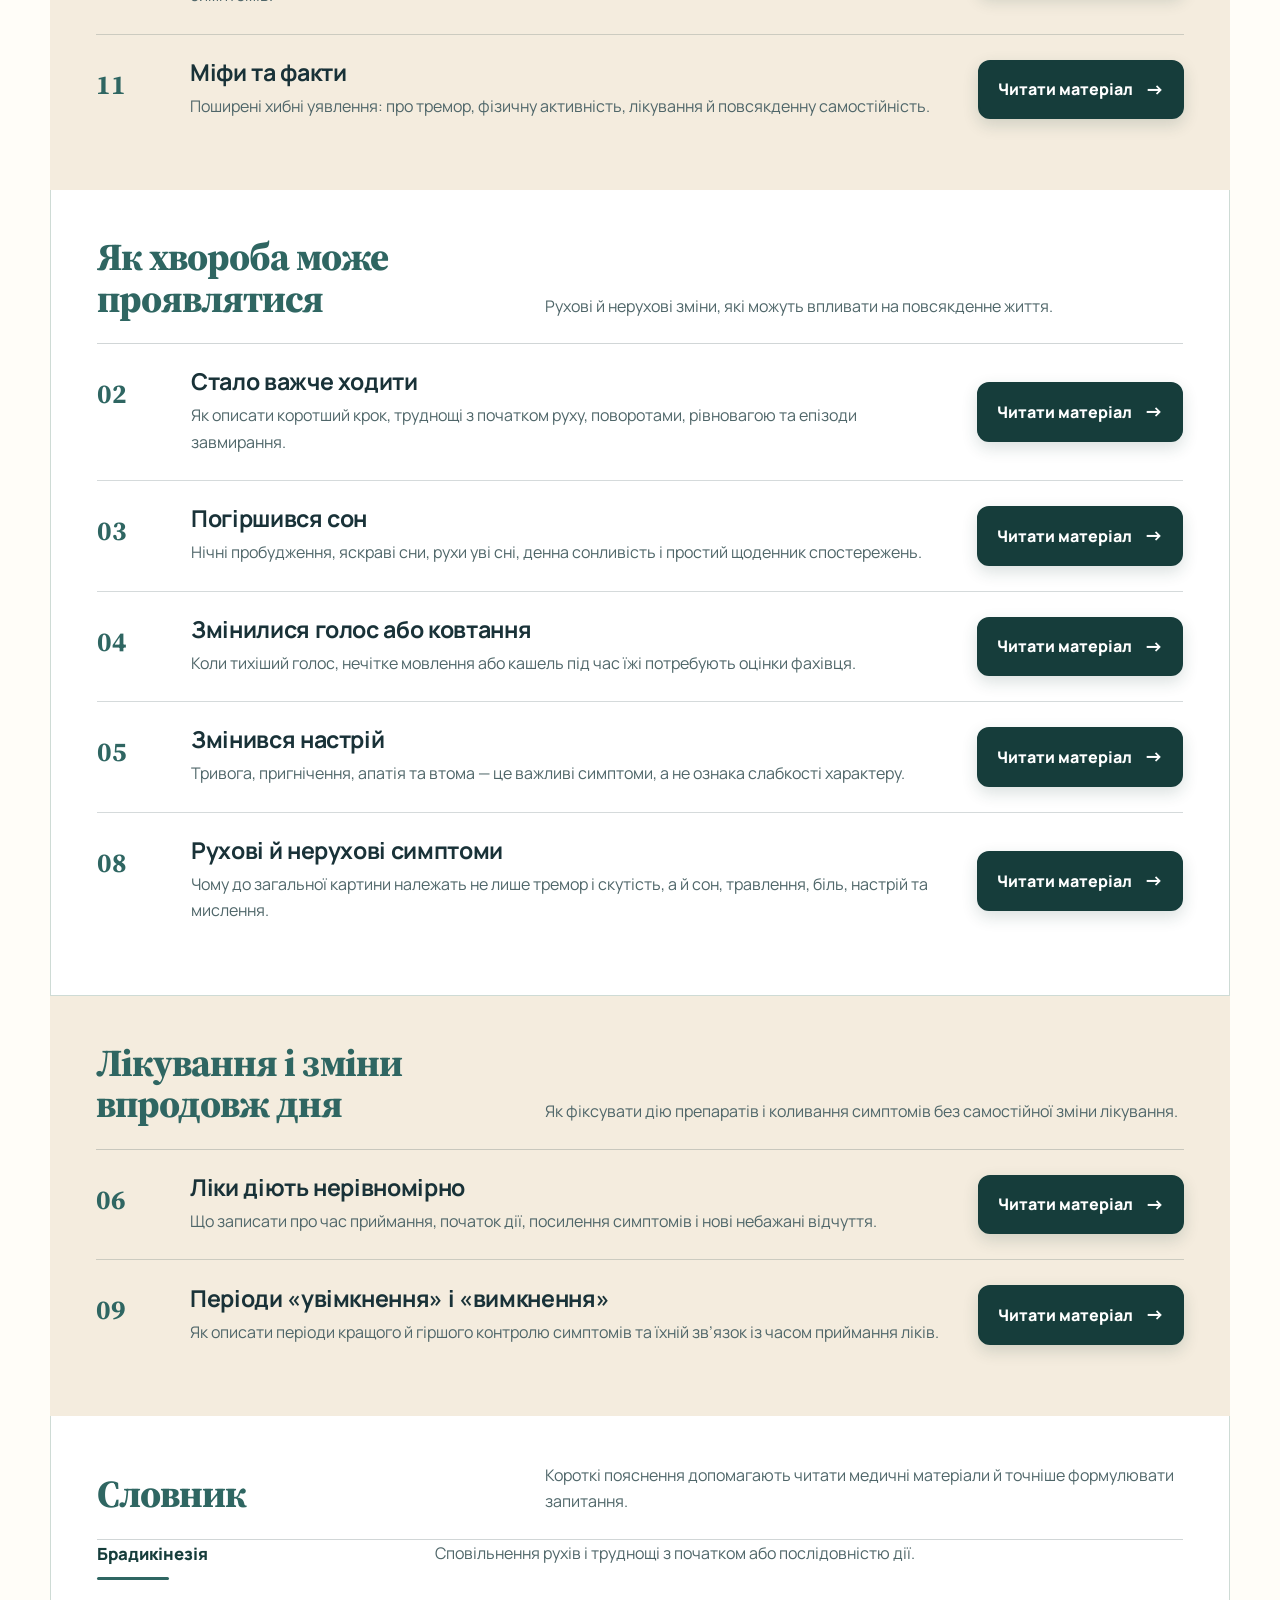
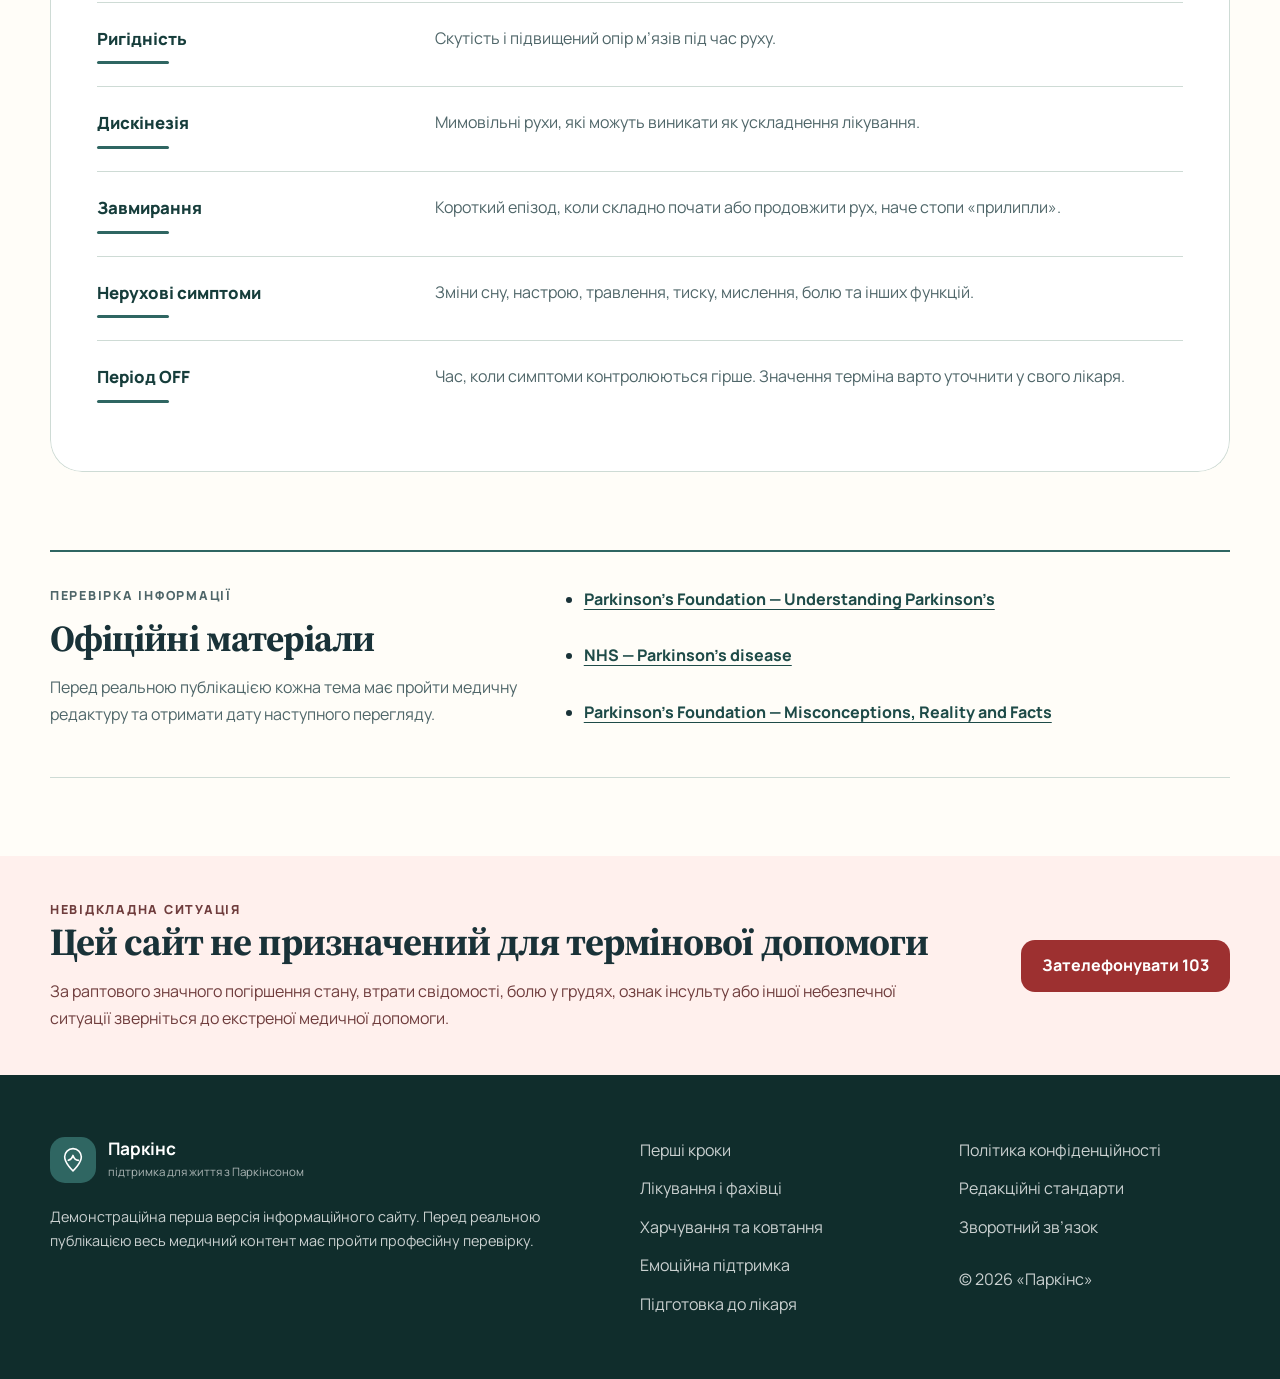
<file: understand-3.html>
<!DOCTYPE html>

<html lang="uk"><head><meta charset="utf-8"/><meta content="width=device-width, initial-scale=1.0" name="viewport"/><meta content="Зрозумілі матеріали про діагностику, симптоми, сон, ходьбу, мовлення, настрій, лікування та паркінсонізм." name="description"/><meta content="#2f6662" name="theme-color"/><title>Зрозуміти хворобу Паркінсона — Паркінс</title><link href="https://fonts.googleapis.com" rel="preconnect"/><link crossorigin="" href="https://fonts.gstatic.com" rel="preconnect"/><link href="https://fonts.googleapis.com/css2?family=Manrope:wght@400;500;600;700;800&amp;family=Source+Serif+4:opsz,wght@8..60,600;8..60,700&amp;display=swap" rel="stylesheet"/><link href="styles.css" rel="stylesheet"/></head><body><a class="skip-link" href="#main-content">Перейти до основного вмісту</a><div aria-label="Налаштування доступності" class="utility-bar">
<div class="container utility-bar__inner">
<p>Зрозуміла інформація. Спокійний темп. Підтримка поруч.</p>
<div class="accessibility-controls">
<button aria-label="Зменшити розмір тексту" class="utility-button" data-font-action="decrease" type="button">
          A−
        </button>
<button aria-label="Збільшити розмір тексту" class="utility-button" data-font-action="increase" type="button">
          A+
        </button>
<button aria-pressed="false" class="utility-button utility-button--text" id="contrastToggle" type="button">
          Високий контраст
        </button>
</div>
</div>
</div><header class="site-header" id="top">
<div class="container site-header__inner">
<a aria-label="Паркінс, головна сторінка" class="brand" href="index.html">
<span aria-hidden="true" class="brand__mark">
<svg role="img" viewbox="0 0 48 48">
<path d="M24 7c7 0 12.5 5.5 12.5 12.3 0 9.8-12.5 21.1-12.5 21.1S11.5 29.1 11.5 19.3C11.5 12.5 17 7 24 7Z"></path>
<path d="M17 24.5c3.6-1 5.8-3.4 7-7.4 1.5 4.8 4.2 7.2 8.2 7.4"></path>
</svg>
</span>
<span>
<strong>Паркінс</strong>
<small>підтримка для життя з Паркінсоном</small>
</span>
</a>
<button aria-controls="siteNavigation" aria-expanded="false" class="menu-toggle" type="button">
<span class="menu-toggle__label">Меню</span>
<span aria-hidden="true" class="menu-toggle__icon"></span>
</button>
<nav aria-label="Основна навігація" class="site-nav" id="siteNavigation"><a class="nav-mobile-only" href="first-steps.html">Перші кроки</a><a aria-current="page" href="understand.html">Про хворобу</a><a class="nav-mobile-only" href="treatment.html">Лікування</a><a href="daily-life.html">Щоденне життя</a><a class="nav-mobile-only" href="nutrition.html">Харчування</a><a href="movement.html">Рух</a><a class="nav-mobile-only" href="emotional-support.html">Емоційна підтримка</a><a class="nav-mobile-only" href="doctor-visit.html">До лікаря</a><a href="relatives.html">Для близьких</a><a href="support-ukraine.html">Допомога в Україні</a></nav>
</div>
</header><nav aria-label="Тематичні розділи сайту" class="topics-nav"><div class="container topics-nav__inner"><a href="first-steps.html">Перші кроки</a><a aria-current="page" href="understand.html">Про хворобу</a><a href="treatment.html">Лікування</a><a href="daily-life.html">Щоденне життя</a><a href="nutrition.html">Харчування</a><a href="movement.html">Рух</a><a href="emotional-support.html">Емоційна підтримка</a><a href="doctor-visit.html">До лікаря</a><a href="relatives.html">Для близьких</a><a href="support-ukraine.html">Допомога в Україні</a></div></nav><main id="main-content"><section class="page-hero"><div class="container"><nav aria-label="Навігаційний шлях" class="breadcrumbs"><a href="index.html">Головна</a><span aria-hidden="true">/</span><span aria-current="page">Зрозуміти хворобу Паркінсона</span></nav><div class="page-hero__grid"><div><p class="eyebrow">Бібліотека</p><h1>Зрозуміти хворобу Паркінсона</h1><p class="page-hero__lead">Матеріали згруповані за життєвими ситуаціями, а не лише за медичними термінами.</p></div><aside class="page-hero__aside"><strong>Важливо</strong><p>Матеріали мають інформаційний характер і не замінюють індивідуальну консультацію фахівця.</p></aside></div></div></section><section class="section section--compact page-search">
<div class="container">
<div class="search-panel">
<div>
<p class="eyebrow">Пошук у розділі</p>
<h2>Знайдіть матеріал за темою</h2>
<p>Наприклад: сон, тремор, ходьба, мовлення або ліки.</p>
</div>
<form class="site-search" id="siteSearch" role="search">
<label class="visually-hidden" for="searchInput">Пошук матеріалів</label>
<div class="site-search__field">
<svg aria-hidden="true" viewbox="0 0 24 24"><circle cx="11" cy="11" r="7"></circle><path d="m20 20-4-4"></path></svg>
<input autocomplete="off" id="searchInput" placeholder="Введіть тему..." type="search"/>
<button aria-label="Очистити пошук" id="searchClear" type="button">×</button>
</div>
</form>
</div>
<p aria-live="polite" class="search-status" id="searchStatus"></p>
</div>
</section><section class="section disease-directory" id="understand"><div class="container"><section class="disease-group disease-group--sage"><header class="disease-group__heading"><p class="eyebrow">Основне про хворобу</p><p>Базові поняття, діагностика та відмінності між термінами.</p></header><div class="disease-list">
<article class="disease-entry searchable" data-search="паркінсон що це діагноз перебіг">
<div aria-hidden="true" class="disease-entry__number">01</div>
<div class="disease-entry__content">
<h2>Що таке хвороба Паркінсона</h2>
<p>Що змінюється в нервовій системі, чому симптоми в людей відрізняються і чому хвороба не зводиться лише до тремору.</p>
</div>
<button class="disease-entry__action modal-trigger" data-modal="modal-parkinson" type="button">
              Читати матеріал
              <span aria-hidden="true">→</span>
</button>
</article>
<article class="disease-entry searchable" data-search="діагностика обстеження невролог аналізи">
<div aria-hidden="true" class="disease-entry__number">07</div>
<div class="disease-entry__content">
<h2>Як встановлюють діагноз</h2>
<p>Чому одного аналізу або онлайн-тесту недостатньо та що оцінює невролог під час обстеження.</p>
</div>
<button class="disease-entry__action modal-trigger" data-modal="modal-diagnosis" type="button">
              Читати матеріал
              <span aria-hidden="true">→</span>
</button>
</article>
<article class="disease-entry searchable" data-search="паркінсонізм відмінність синдром">
<div aria-hidden="true" class="disease-entry__number">10</div>
<div class="disease-entry__content">
<h2>Паркінсонізм і хвороба Паркінсона</h2>
<p>Чим відрізняється назва конкретного захворювання від загального набору подібних рухових симптомів.</p>
</div>
<button class="disease-entry__action modal-trigger" data-modal="modal-parkinsonism" type="button">
              Читати матеріал
              <span aria-hidden="true">→</span>
</button>
</article>
<article class="disease-entry searchable" data-search="міфи факти тремор активність вилікування">
<div aria-hidden="true" class="disease-entry__number">11</div>
<div class="disease-entry__content">
<h2>Міфи та факти</h2>
<p>Поширені хибні уявлення: про тремор, фізичну активність, лікування й повсякденну самостійність.</p>
</div>
<button class="disease-entry__action modal-trigger" data-modal="modal-myths" type="button">
              Читати матеріал
              <span aria-hidden="true">→</span>
</button>
</article>
</div></section><section class="disease-group disease-group--cream"><header class="disease-group__heading"><p class="eyebrow">Як хвороба може проявлятися</p><p>Рухові й нерухові зміни, які можуть впливати на повсякденне життя.</p></header><div class="disease-list">
<article class="disease-entry searchable" data-search="ходьба завмирання рівновага падіння рух">
<div aria-hidden="true" class="disease-entry__number">02</div>
<div class="disease-entry__content">
<h2>Стало важче ходити</h2>
<p>Як описати коротший крок, труднощі з початком руху, поворотами, рівновагою та епізоди завмирання.</p>
</div>
<button class="disease-entry__action modal-trigger" data-modal="modal-walking" type="button">
              Читати матеріал
              <span aria-hidden="true">→</span>
</button>
</article>
<article class="disease-entry searchable" data-search="сон безсоння втома денна сонливість ніч">
<div aria-hidden="true" class="disease-entry__number">03</div>
<div class="disease-entry__content">
<h2>Погіршився сон</h2>
<p>Нічні пробудження, яскраві сни, рухи уві сні, денна сонливість і простий щоденник спостережень.</p>
</div>
<button class="disease-entry__action modal-trigger" data-modal="modal-sleep" type="button">
              Читати матеріал
              <span aria-hidden="true">→</span>
</button>
</article>
<article class="disease-entry searchable" data-search="мовлення голос тихо говорити ковтання кашель">
<div aria-hidden="true" class="disease-entry__number">04</div>
<div class="disease-entry__content">
<h2>Змінилися голос або ковтання</h2>
<p>Коли тихіший голос, нечітке мовлення або кашель під час їжі потребують оцінки фахівця.</p>
</div>
<button class="disease-entry__action modal-trigger" data-modal="modal-speech" type="button">
              Читати матеріал
              <span aria-hidden="true">→</span>
</button>
</article>
<article class="disease-entry searchable" data-search="настрій тривога апатія депресія мотивація втома">
<div aria-hidden="true" class="disease-entry__number">05</div>
<div class="disease-entry__content">
<h2>Змінився настрій</h2>
<p>Тривога, пригнічення, апатія та втома — це важливі симптоми, а не ознака слабкості характеру.</p>
</div>
<button class="disease-entry__action modal-trigger" data-modal="modal-mood" type="button">
              Читати матеріал
              <span aria-hidden="true">→</span>
</button>
</article>
<article class="disease-entry searchable" data-search="рухові нерухові симптоми тремор скутість травлення">
<div aria-hidden="true" class="disease-entry__number">08</div>
<div class="disease-entry__content">
<h2>Рухові й нерухові симптоми</h2>
<p>Чому до загальної картини належать не лише тремор і скутість, а й сон, травлення, біль, настрій та мислення.</p>
</div>
<button class="disease-entry__action modal-trigger" data-modal="modal-symptoms" type="button">
              Читати матеріал
              <span aria-hidden="true">→</span>
</button>
</article>
</div></section><section class="disease-group disease-group--mist"><header class="disease-group__heading"><p class="eyebrow">Лікування і зміни впродовж дня</p><p>Як фіксувати дію препаратів і коливання симптомів без самостійної зміни лікування.</p></header><div class="disease-list">
<article class="disease-entry searchable" data-search="ліки ефект побічні дія препарати">
<div aria-hidden="true" class="disease-entry__number">06</div>
<div class="disease-entry__content">
<h2>Ліки діють нерівномірно</h2>
<p>Що записати про час приймання, початок дії, посилення симптомів і нові небажані відчуття.</p>
</div>
<button class="disease-entry__action modal-trigger" data-modal="modal-medication" type="button">
              Читати матеріал
              <span aria-hidden="true">→</span>
</button>
</article>
<article class="disease-entry searchable" data-search="on off увімкнення вимкнення періоди">
<div aria-hidden="true" class="disease-entry__number">09</div>
<div class="disease-entry__content">
<h2>Періоди «увімкнення» і «вимкнення»</h2>
<p>Як описати періоди кращого й гіршого контролю симптомів та їхній зв’язок із часом приймання ліків.</p>
</div>
<button class="disease-entry__action modal-trigger" data-modal="modal-on-off" type="button">
              Читати матеріал
              <span aria-hidden="true">→</span>
</button>
</article>
</div></section><section class="disease-group glossary-group">
<header class="disease-group__heading">
<p class="eyebrow">Словник</p>
<p>Короткі пояснення допомагають читати медичні матеріали й точніше формулювати запитання.</p>
</header>
<dl class="glossary-list glossary-list--rubric"><div class="glossary-entry"><dt>Брадикінезія</dt><dd>Сповільнення рухів і труднощі з початком або послідовністю дії.</dd></div><div class="glossary-entry"><dt>Ригідність</dt><dd>Скутість і підвищений опір м’язів під час руху.</dd></div><div class="glossary-entry"><dt>Дискінезія</dt><dd>Мимовільні рухи, які можуть виникати як ускладнення лікування.</dd></div><div class="glossary-entry"><dt>Завмирання</dt><dd>Короткий епізод, коли складно почати або продовжити рух, наче стопи «прилипли».</dd></div><div class="glossary-entry"><dt>Нерухові симптоми</dt><dd>Зміни сну, настрою, травлення, тиску, мислення, болю та інших функцій.</dd></div><div class="glossary-entry"><dt>Період OFF</dt><dd>Час, коли симптоми контролюються гірше. Значення терміна варто уточнити у свого лікаря.</dd></div></dl>
</section></div></section><section class="section section--compact understand-sources">
<div class="container flat-source-band">
<div>
<p class="eyebrow">Перевірка інформації</p>
<h2>Офіційні матеріали</h2>
<p>Перед реальною публікацією кожна тема має пройти медичну редактуру та отримати дату наступного перегляду.</p>
</div>
<ul>
<li><a href="https://www.parkinson.org/understanding-parkinsons" rel="noopener noreferrer" target="_blank">Parkinson’s Foundation — Understanding Parkinson’s</a></li>
<li><a href="https://www.nhs.uk/conditions/parkinsons-disease/" rel="noopener noreferrer" target="_blank">NHS — Parkinson’s disease</a></li>
<li><a href="https://www.parkinson.org/library/fact-sheets/misconceptions" rel="noopener noreferrer" target="_blank">Parkinson’s Foundation — Misconceptions, Reality and Facts</a></li>
</ul>
</div>
</section></main><section class="section section--emergency">
<div class="container emergency-panel">
<div>
<p class="eyebrow">Невідкладна ситуація</p>
<h2>Цей сайт не призначений для термінової допомоги</h2>
<p>
            За раптового значного погіршення стану, втрати свідомості,
            болю у грудях, ознак інсульту або іншої небезпечної ситуації
            зверніться до екстреної медичної допомоги.
          </p>
</div>
<a class="button button--danger" href="tel:103">Зателефонувати 103</a>
</div>
</section><div aria-labelledby="modal-parkinson-title" aria-modal="true" class="modal" hidden="" id="modal-parkinson" role="dialog">
<div class="modal__backdrop" data-modal-close=""></div>
<div class="modal__dialog modal__dialog--article" role="document">
<button aria-label="Закрити" class="modal__close" data-modal-close="" type="button">×</button>
<p class="eyebrow">Медична інформація</p>
<h2 id="modal-parkinson-title">Що таке хвороба Паркінсона</h2>
<div class="modal__article-body">
<p>Хвороба Паркінсона — це неврологічне захворювання, яке поступово впливає на системи мозку, пов’язані з рухом та іншими функціями організму.</p>
<p>Вона може проявлятися сповільненням рухів, скутістю, тремором або порушенням рівноваги. Також можливі зміни сну, настрою, травлення, мовлення, мислення та артеріального тиску.</p>
<div class="info-box"><strong>Важливо:</strong> набір симптомів і темп змін індивідуальні. Не всі люди мають однакові прояви.</div>
</div>
</div>
</div><div aria-labelledby="modal-diagnosis-title" aria-modal="true" class="modal" hidden="" id="modal-diagnosis" role="dialog">
<div class="modal__backdrop" data-modal-close=""></div>
<div class="modal__dialog modal__dialog--article" role="document">
<button aria-label="Закрити" class="modal__close" data-modal-close="" type="button">×</button>
<p class="eyebrow">Діагностика</p>
<h2 id="modal-diagnosis-title">Як встановлюють діагноз</h2>
<div class="modal__article-body">
<p>Діагноз зазвичай ґрунтується на історії симптомів, неврологічному огляді, оцінці рухів і реакції на лікування. Єдиного лабораторного тесту, який самостійно підтверджує хворобу Паркінсона, немає.</p>
<p>Додаткові обстеження можуть бути потрібні, щоб виключити інші причини симптомів. Їхній перелік визначає лікар з урахуванням конкретної ситуації.</p>
<ul><li>Підготуйте перелік симптомів і час їх появи.</li><li>Візьміть список усіх препаратів.</li><li>Згадайте падіння, зміни сну, настрою та мислення.</li></ul>
</div>
</div>
</div><div aria-labelledby="modal-parkinsonism-title" aria-modal="true" class="modal" hidden="" id="modal-parkinsonism" role="dialog">
<div class="modal__backdrop" data-modal-close=""></div>
<div class="modal__dialog modal__dialog--article" role="document">
<button aria-label="Закрити" class="modal__close" data-modal-close="" type="button">×</button>
<p class="eyebrow">Терміни</p>
<h2 id="modal-parkinsonism-title">Паркінсонізм і хвороба Паркінсона</h2>
<div class="modal__article-body">
<p><strong>Паркінсонізм</strong> — це назва набору симптомів, до якого можуть входити сповільнення рухів, скутість, тремор і порушення рівноваги.</p>
<p><strong>Хвороба Паркінсона</strong> є однією з можливих причин паркінсонізму. Подібні прояви можуть виникати й за інших неврологічних станів або під впливом окремих препаратів.</p>
<div class="info-box">Точне розрізнення проводить невролог. Не варто визначати тип захворювання лише за окремим симптомом.</div>
</div>
</div>
</div><div aria-labelledby="modal-myths-title" aria-modal="true" class="modal" hidden="" id="modal-myths" role="dialog">
<div class="modal__backdrop" data-modal-close=""></div>
<div class="modal__dialog modal__dialog--article" role="document">
<button aria-label="Закрити" class="modal__close" data-modal-close="" type="button">×</button>
<p class="eyebrow">Міфи та факти</p>
<h2 id="modal-myths-title">Міфи та факти</h2>
<div class="modal__article-body">
<dl class="modal-facts">
<div><dt>Міф: тремор є в усіх.</dt><dd>Ні. У частини людей він може бути незначним або не бути головним симптомом.</dd></div>
<div><dt>Міф: після діагнозу потрібно уникати руху.</dt><dd>Посильна фізична активність зазвичай є важливою частиною допомоги, але її потрібно підбирати безпечно.</dd></div>
<div><dt>Міф: кожне погіршення означає швидке прогресування.</dt><dd>На самопочуття можуть впливати сон, стрес, інфекція, час приймання ліків та інші чинники.</dd></div>
<div><dt>Міф: допомога означає повну втрату самостійності.</dt><dd>Правильно підібрана підтримка може, навпаки, допомогти довше залишатися самостійним.</dd></div>
</dl>
</div>
</div>
</div><div aria-labelledby="modal-walking-title" aria-modal="true" class="modal" hidden="" id="modal-walking" role="dialog">
<div class="modal__backdrop" data-modal-close=""></div>
<div class="modal__dialog modal__dialog--article" role="document">
<button aria-label="Закрити" class="modal__close" data-modal-close="" type="button">×</button>
<p class="eyebrow">Ходьба і рівновага</p>
<h2 id="modal-walking-title">Стало важче ходити</h2>
<div class="modal__article-body">
<p>Зміни ходи можуть проявлятися коротшими кроками, зменшенням рухів рук, труднощами під час повороту або відчуттям, наче стопи ненадовго «прилипли» до підлоги.</p>
<h3>Що варто записати</h3>
<ul><li>Де виникає складність: біля дверей, у вузькому проході, під час старту чи повороту.</li><li>Чи були падіння або майже падіння.</li><li>У який час дня ходити легше або складніше.</li><li>Чи пов’язано це з часом приймання препаратів.</li></ul>
<p>Обговоріть зміни з лікарем або фізичним терапевтом. Не тягніть людину силою під час завмирання.</p>
</div>
</div>
</div><div aria-labelledby="modal-sleep-title" aria-modal="true" class="modal" hidden="" id="modal-sleep" role="dialog">
<div class="modal__backdrop" data-modal-close=""></div>
<div class="modal__dialog modal__dialog--article" role="document">
<button aria-label="Закрити" class="modal__close" data-modal-close="" type="button">×</button>
<p class="eyebrow">Сон</p>
<h2 id="modal-sleep-title">Погіршився сон</h2>
<div class="modal__article-body">
<p>Проблеми зі сном можуть включати труднощі із засинанням, часті пробудження, незвичні активні рухи уві сні або виражену сонливість удень.</p>
<h3>Що записувати</h3>
<ul><li>Час засинання і пробудження.</li><li>Кількість нічних пробуджень.</li><li>Денну сонливість або раптове засинання.</li><li>Розповіді близьких про крики, розмови чи активні рухи уві сні.</li></ul>
<div class="info-box">За раптового засинання не керуйте автомобілем і не працюйте з небезпечними механізмами. Повідомте лікаря.</div>
</div>
</div>
</div><div aria-labelledby="modal-speech-title" aria-modal="true" class="modal" hidden="" id="modal-speech" role="dialog">
<div class="modal__backdrop" data-modal-close=""></div>
<div class="modal__dialog modal__dialog--article" role="document">
<button aria-label="Закрити" class="modal__close" data-modal-close="" type="button">×</button>
<p class="eyebrow">Мовлення і ковтання</p>
<h2 id="modal-speech-title">Змінилися голос або ковтання</h2>
<div class="modal__article-body">
<p>Голос може стати тихішим, монотонним або менш чітким. Людині може бути складніше підтримувати достатню гучність у довгій розмові.</p>
<h3>Ознаки проблем із ковтанням</h3>
<ul><li>Кашель або покашлювання під час їжі чи пиття.</li><li>«Вологе» звучання голосу після ковтка.</li><li>Їжа залишається в роті.</li><li>Прийом їжі став значно довшим або зменшилася вага.</li></ul>
<p>Такі зміни потрібно обговорити з лікарем і фахівцем із мовлення та ковтання. Не змінюйте консистенцію їжі навмання.</p>
</div>
</div>
</div><div aria-labelledby="modal-mood-title" aria-modal="true" class="modal" hidden="" id="modal-mood" role="dialog">
<div class="modal__backdrop" data-modal-close=""></div>
<div class="modal__dialog modal__dialog--article" role="document">
<button aria-label="Закрити" class="modal__close" data-modal-close="" type="button">×</button>
<p class="eyebrow">Емоційний стан</p>
<h2 id="modal-mood-title">Змінився настрій</h2>
<div class="modal__article-body">
<p>Тривога, депресивні прояви, апатія та втома можуть бути пов’язані як із реакцією на діагноз, так і з перебігом захворювання.</p>
<ul><li><strong>Тривога:</strong> постійне напруження, страх або уникання справ.</li><li><strong>Апатія:</strong> складно почати дію навіть без вираженого смутку.</li><li><strong>Депресивні прояви:</strong> тривале пригнічення, безнадія або втрата задоволення.</li></ul>
<p>Запишіть, коли зміни почалися й як впливають на сон, харчування та повсякденні справи. За думок про самопошкодження потрібна негайна допомога.</p>
</div>
</div>
</div><div aria-labelledby="modal-symptoms-title" aria-modal="true" class="modal" hidden="" id="modal-symptoms" role="dialog">
<div class="modal__backdrop" data-modal-close=""></div>
<div class="modal__dialog modal__dialog--article" role="document">
<button aria-label="Закрити" class="modal__close" data-modal-close="" type="button">×</button>
<p class="eyebrow">Симптоми</p>
<h2 id="modal-symptoms-title">Рухові й нерухові симптоми</h2>
<div class="modal__article-body">
<div class="modal-columns">
<div><h3>Рухові</h3><ul><li>Сповільнення рухів.</li><li>Скутість.</li><li>Тремор.</li><li>Зміни ходи, постави й рівноваги.</li><li>Мимовільні рухи, пов’язані з лікуванням.</li></ul></div>
<div><h3>Нерухові</h3><ul><li>Порушення сну.</li><li>Тривога, апатія або пригнічення.</li><li>Закрепи та інші зміни травлення.</li><li>Запаморочення, біль, втома.</li><li>Зміни пам’яті, уваги або мислення.</li></ul></div>
</div>
<p>Не всі симптоми обов’язково пов’язані з Паркінсоном. Нові або різкі зміни потрібно оцінювати окремо.</p>
</div>
</div>
</div><div aria-labelledby="modal-medication-title" aria-modal="true" class="modal" hidden="" id="modal-medication" role="dialog">
<div class="modal__backdrop" data-modal-close=""></div>
<div class="modal__dialog modal__dialog--article" role="document">
<button aria-label="Закрити" class="modal__close" data-modal-close="" type="button">×</button>
<p class="eyebrow">Лікування</p>
<h2 id="modal-medication-title">Ліки діють нерівномірно</h2>
<div class="modal__article-body">
<p>Дія препаратів може змінюватися протягом дня. Для лікаря корисний не загальний висновок «не допомагає», а конкретний часовий опис.</p>
<ul><li>Назва й точний час приймання препарату.</li><li>Коли відчули початок дії.</li><li>Які симптоми полегшилися або повернулися.</li><li>Чи з’явилися нудота, сонливість, запаморочення, мимовільні рухи або зміни поведінки.</li></ul>
<div class="info-box"><strong>Не змінюйте дозу чи графік самостійно.</strong> Використайте нотатки під час консультації.</div>
</div>
</div>
</div><div aria-labelledby="modal-on-off-title" aria-modal="true" class="modal" hidden="" id="modal-on-off" role="dialog">
<div class="modal__backdrop" data-modal-close=""></div>
<div class="modal__dialog modal__dialog--article" role="document">
<button aria-label="Закрити" class="modal__close" data-modal-close="" type="button">×</button>
<p class="eyebrow">Періоди ON/OFF</p>
<h2 id="modal-on-off-title">Періоди «увімкнення» і «вимкнення»</h2>
<div class="modal__article-body">
<p><strong>Період ON</strong> зазвичай означає час, коли призначене лікування краще контролює рухові симптоми. <strong>Період OFF</strong> — коли симптоми повертаються або посилюються.</p>
<p>У різних людей ці періоди можуть проявлятися по-різному. Важливо записувати не лише рухові зміни, а й тривогу, біль, втому або інші відчуття.</p>
<h3>Корисний запис</h3>
<p>Час приймання → час початку полегшення → тривалість кращого стану → час і характер погіршення.</p>
</div>
</div>
</div><footer class="site-footer">
<div class="container site-footer__grid">
<div>
<a aria-label="Паркінс, головна сторінка" class="brand brand--footer" href="index.html">
<span aria-hidden="true" class="brand__mark">
<svg viewbox="0 0 48 48">
<path d="M24 7c7 0 12.5 5.5 12.5 12.3 0 9.8-12.5 21.1-12.5 21.1S11.5 29.1 11.5 19.3C11.5 12.5 17 7 24 7Z"></path>
<path d="M17 24.5c3.6-1 5.8-3.4 7-7.4 1.5 4.8 4.2 7.2 8.2 7.4"></path>
</svg>
</span>
<span>
<strong>Паркінс</strong>
<small>підтримка для життя з Паркінсоном</small>
</span>
</a>
<p class="site-footer__note">
          Демонстраційна перша версія інформаційного сайту. Перед реальною
          публікацією весь медичний контент має пройти професійну перевірку.
        </p>
</div>
<nav aria-label="Навігація в підвалі" class="footer-nav"><a href="first-steps.html">Перші кроки</a><a href="treatment.html">Лікування і фахівці</a><a href="nutrition.html">Харчування та ковтання</a><a href="emotional-support.html">Емоційна підтримка</a><a href="doctor-visit.html">Підготовка до лікаря</a></nav>
<div class="footer-meta">
<a href="index.html">Політика конфіденційності</a>
<a href="index.html">Редакційні стандарти</a>
<a href="index.html">Зворотний зв’язок</a>
<p>© <span id="currentYear"></span> «Паркінс»</p>
</div>
</div>
</footer><script src="script.js"></script></body></html>
</file>
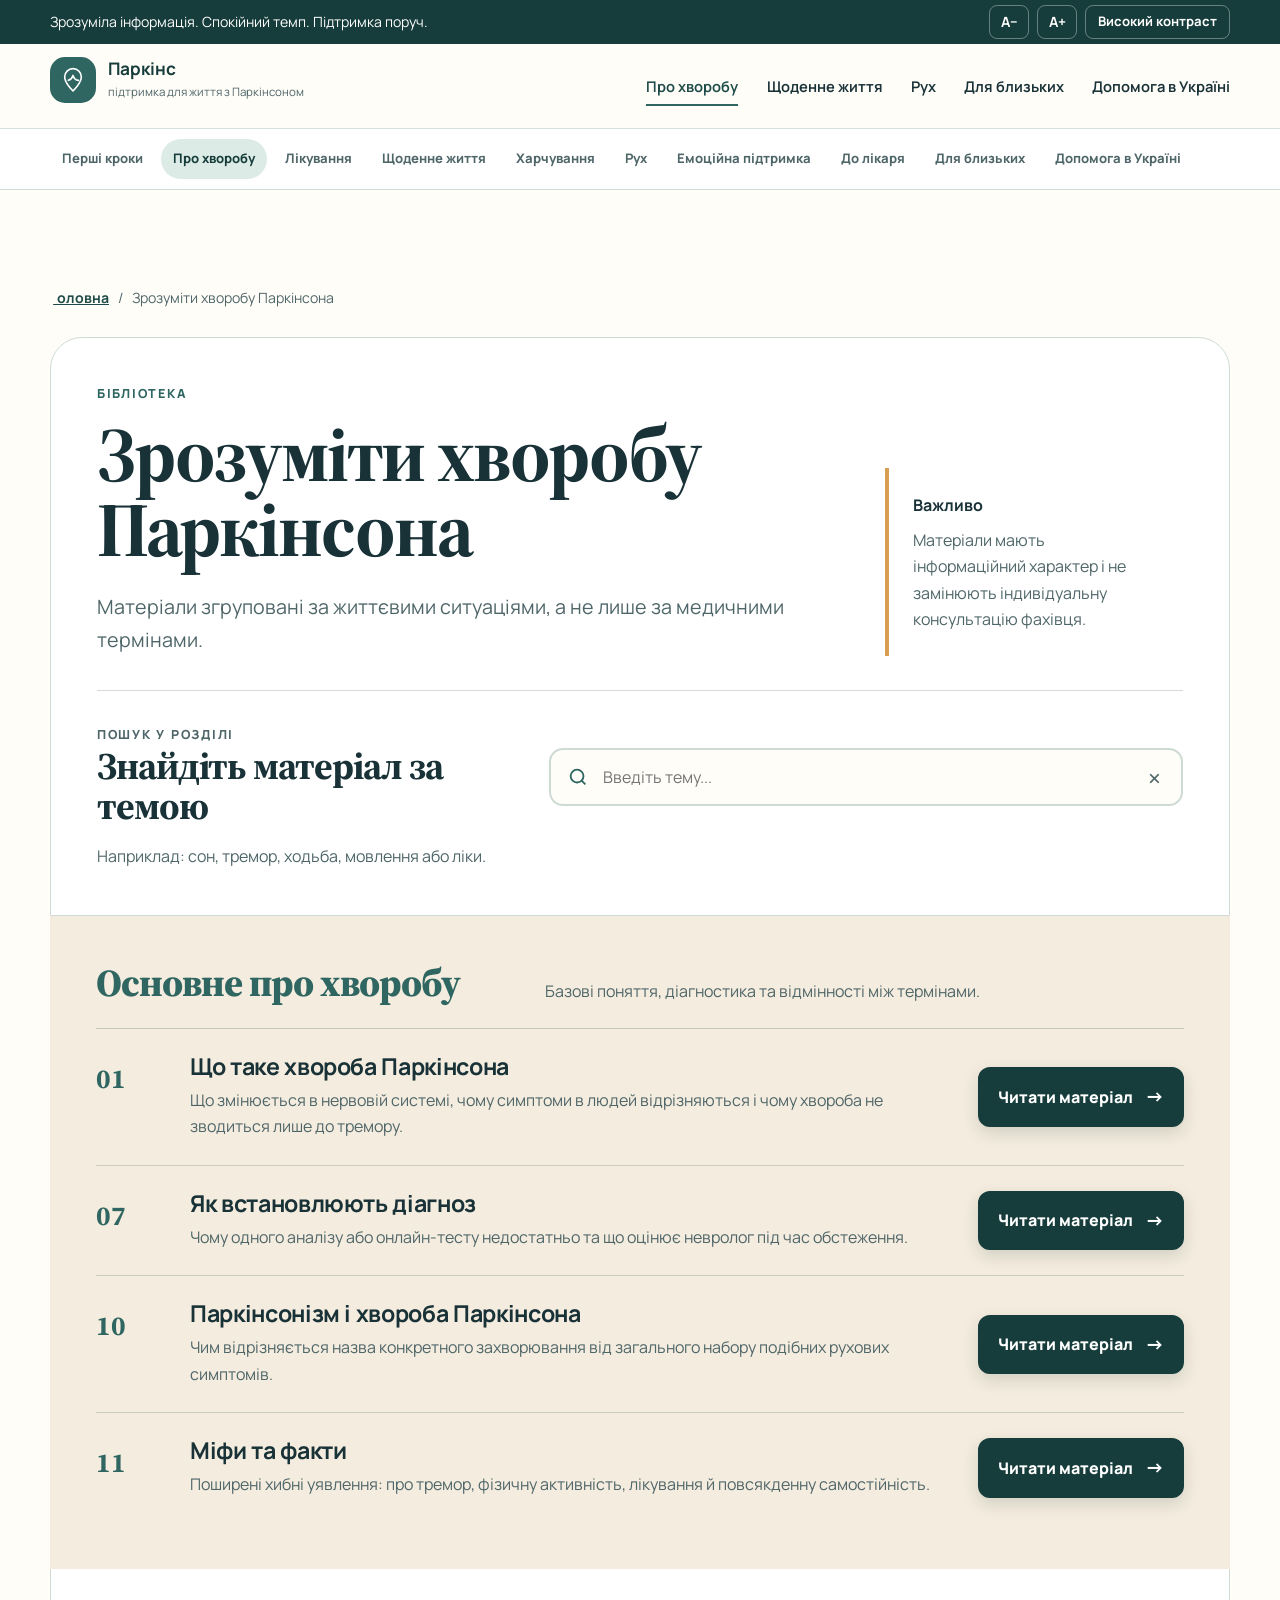
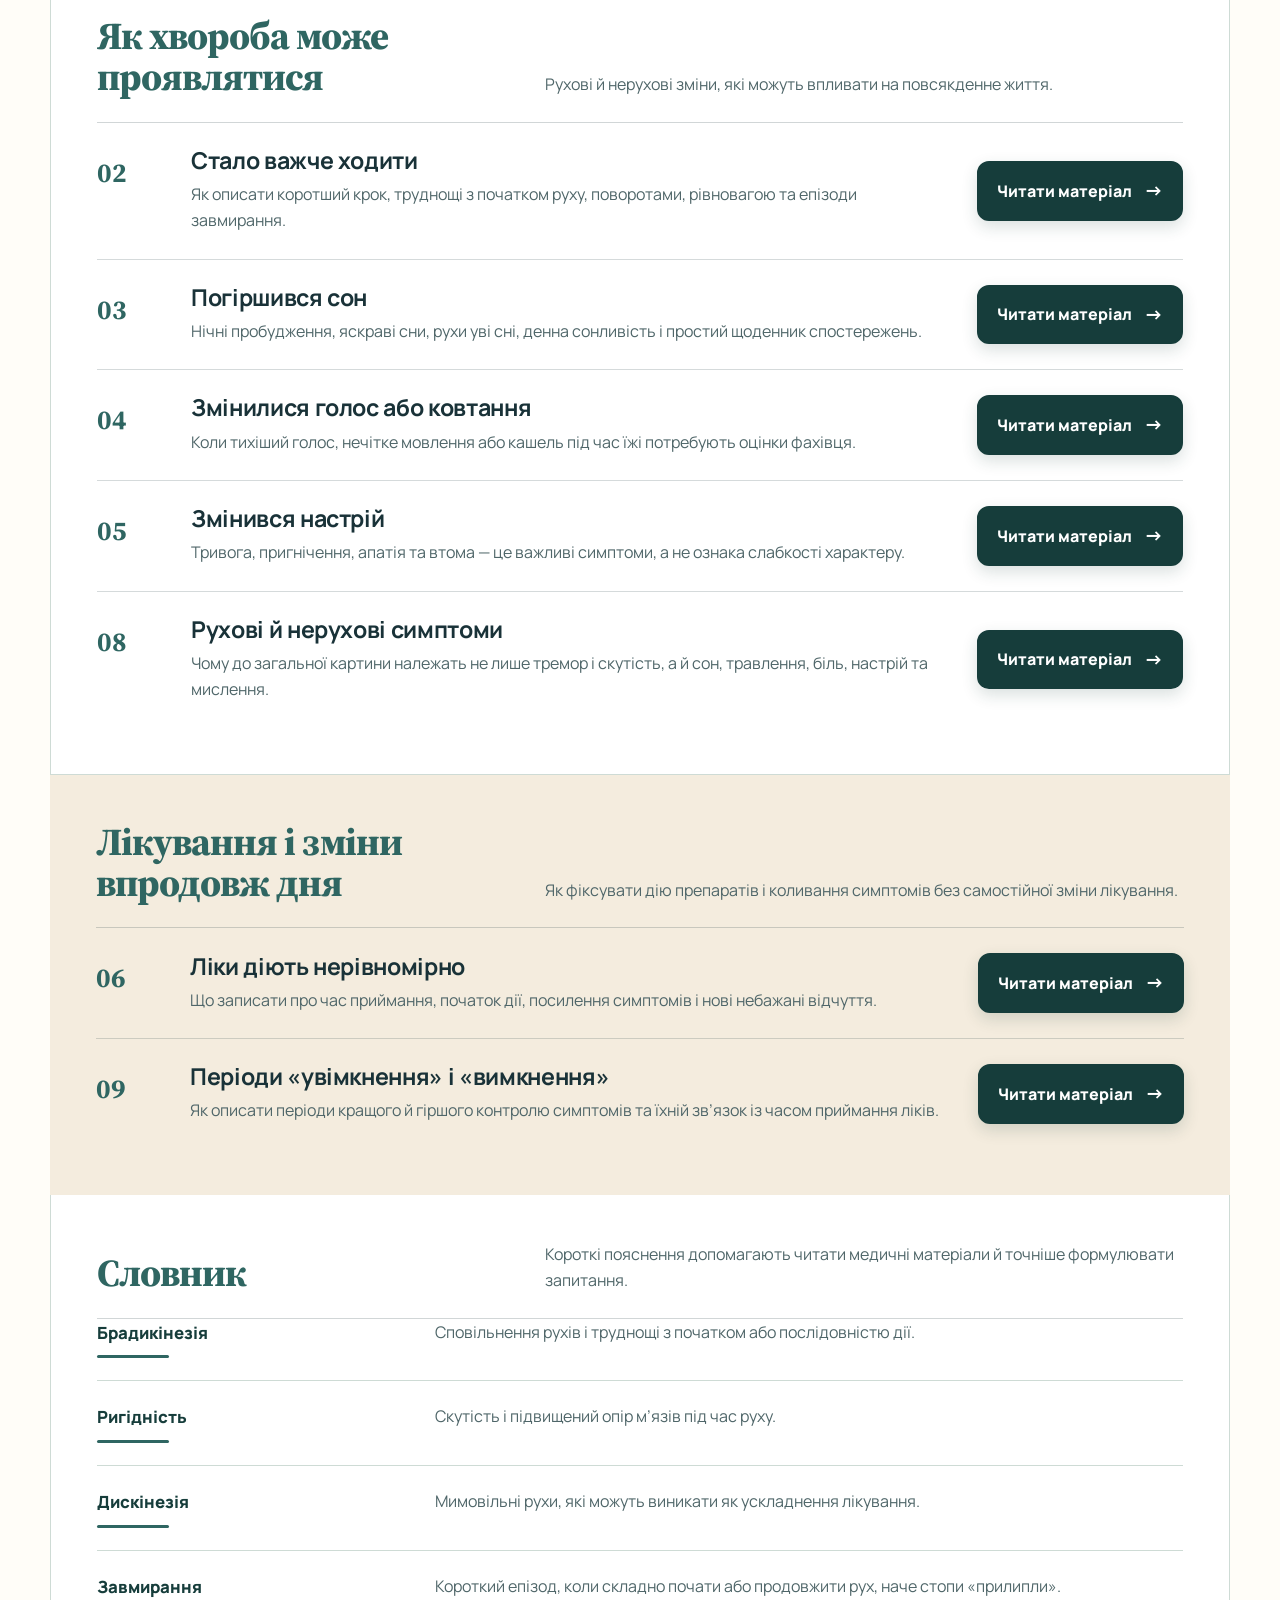
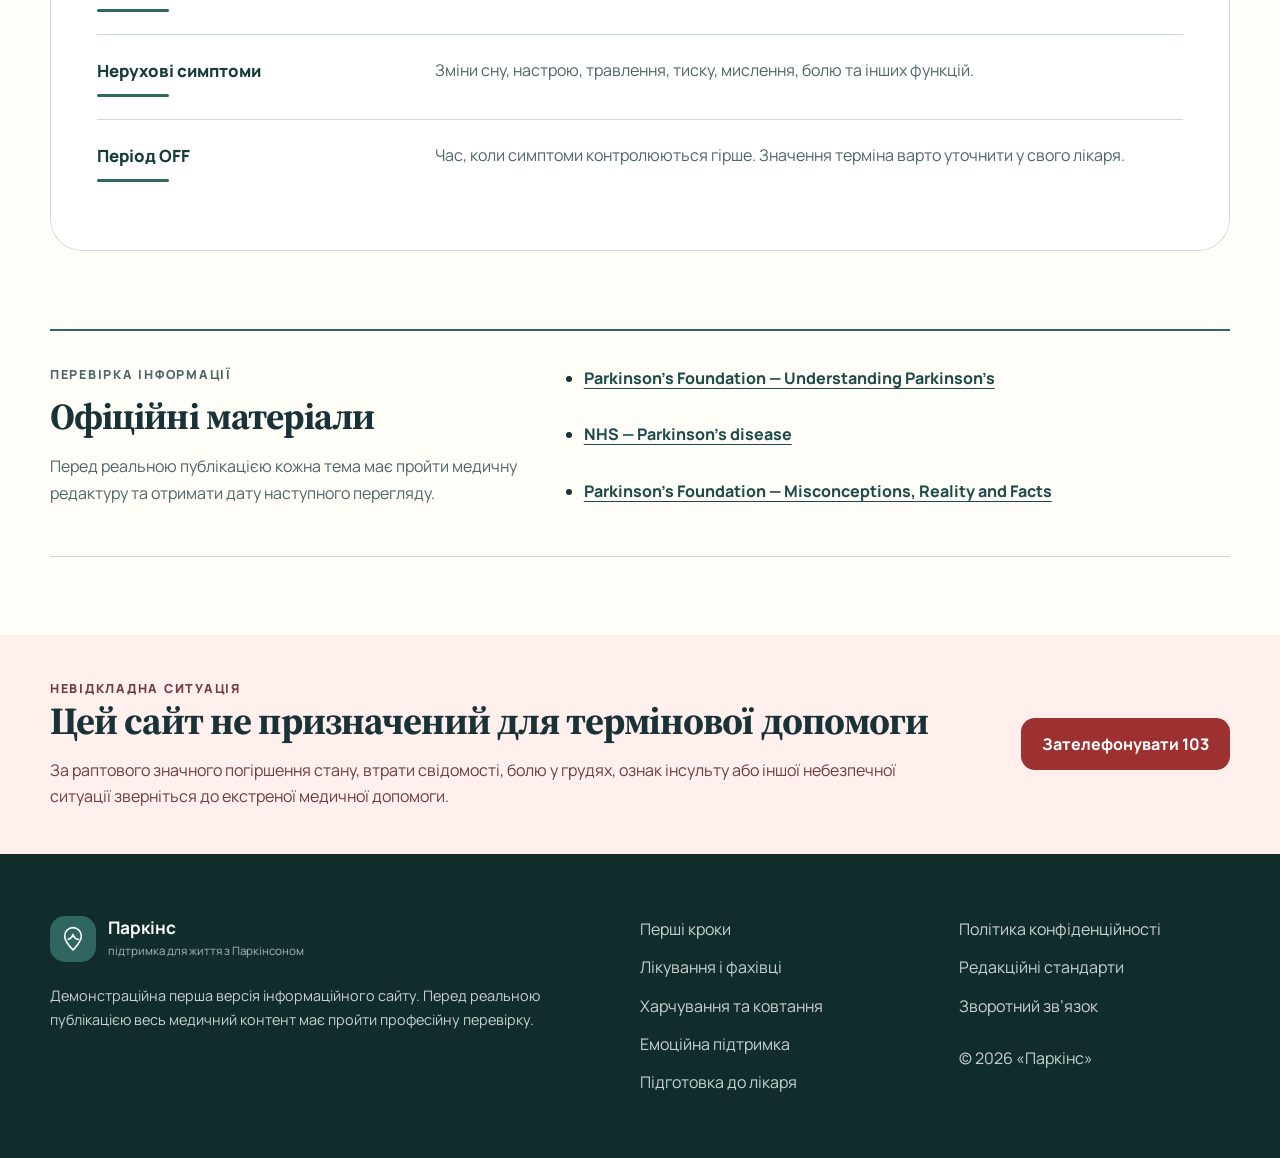
<file: understand-4.html>
<!DOCTYPE html>

<html lang="uk"><head><meta charset="utf-8"/><meta content="width=device-width, initial-scale=1.0" name="viewport"/><meta content="Зрозумілі матеріали про діагностику, симптоми, сон, ходьбу, мовлення, настрій, лікування та паркінсонізм." name="description"/><meta content="#2f6662" name="theme-color"/><title>Зрозуміти хворобу Паркінсона — Паркінс</title><link href="https://fonts.googleapis.com" rel="preconnect"/><link crossorigin="" href="https://fonts.gstatic.com" rel="preconnect"/><link href="https://fonts.googleapis.com/css2?family=Manrope:wght@400;500;600;700;800&amp;family=Source+Serif+4:opsz,wght@8..60,600;8..60,700&amp;display=swap" rel="stylesheet"/><link href="styles.css" rel="stylesheet"/></head><body><a class="skip-link" href="#main-content">Перейти до основного вмісту</a><div aria-label="Налаштування доступності" class="utility-bar">
<div class="container utility-bar__inner">
<p>Зрозуміла інформація. Спокійний темп. Підтримка поруч.</p>
<div class="accessibility-controls">
<button aria-label="Зменшити розмір тексту" class="utility-button" data-font-action="decrease" type="button">
          A−
        </button>
<button aria-label="Збільшити розмір тексту" class="utility-button" data-font-action="increase" type="button">
          A+
        </button>
<button aria-pressed="false" class="utility-button utility-button--text" id="contrastToggle" type="button">
          Високий контраст
        </button>
</div>
</div>
</div><header class="site-header" id="top">
<div class="container site-header__inner">
<a aria-label="Паркінс, головна сторінка" class="brand" href="index.html">
<span aria-hidden="true" class="brand__mark">
<svg role="img" viewbox="0 0 48 48">
<path d="M24 7c7 0 12.5 5.5 12.5 12.3 0 9.8-12.5 21.1-12.5 21.1S11.5 29.1 11.5 19.3C11.5 12.5 17 7 24 7Z"></path>
<path d="M17 24.5c3.6-1 5.8-3.4 7-7.4 1.5 4.8 4.2 7.2 8.2 7.4"></path>
</svg>
</span>
<span>
<strong>Паркінс</strong>
<small>підтримка для життя з Паркінсоном</small>
</span>
</a>
<button aria-controls="siteNavigation" aria-expanded="false" class="menu-toggle" type="button">
<span class="menu-toggle__label">Меню</span>
<span aria-hidden="true" class="menu-toggle__icon"></span>
</button>
<nav aria-label="Основна навігація" class="site-nav" id="siteNavigation"><a class="nav-mobile-only" href="first-steps.html">Перші кроки</a><a aria-current="page" href="understand.html">Про хворобу</a><a class="nav-mobile-only" href="treatment.html">Лікування</a><a href="daily-life.html">Щоденне життя</a><a class="nav-mobile-only" href="nutrition.html">Харчування</a><a href="movement.html">Рух</a><a class="nav-mobile-only" href="emotional-support.html">Емоційна підтримка</a><a class="nav-mobile-only" href="doctor-visit.html">До лікаря</a><a href="relatives.html">Для близьких</a><a href="support-ukraine.html">Допомога в Україні</a></nav>
</div>
</header><nav aria-label="Тематичні розділи сайту" class="topics-nav"><div class="container topics-nav__inner"><a href="first-steps.html">Перші кроки</a><a aria-current="page" href="understand.html">Про хворобу</a><a href="treatment.html">Лікування</a><a href="daily-life.html">Щоденне життя</a><a href="nutrition.html">Харчування</a><a href="movement.html">Рух</a><a href="emotional-support.html">Емоційна підтримка</a><a href="doctor-visit.html">До лікаря</a><a href="relatives.html">Для близьких</a><a href="support-ukraine.html">Допомога в Україні</a></div></nav><main id="main-content"><section class="section library-rubric">
<div class="container">
<nav aria-label="Навігаційний шлях" class="breadcrumbs"><a href="index.html">Головна</a><span aria-hidden="true">/</span><span aria-current="page">Зрозуміти хворобу Паркінсона</span></nav>
<section class="disease-group library-group">
<div class="library-group__top">
<div class="library-group__intro">
<p class="eyebrow">Бібліотека</p>
<h1>Зрозуміти хворобу Паркінсона</h1>
<p class="library-group__lead">Матеріали згруповані за життєвими ситуаціями, а не лише за медичними термінами.</p>
</div>
<aside class="page-hero__aside"><strong>Важливо</strong><p>Матеріали мають інформаційний характер і не замінюють індивідуальну консультацію фахівця.</p></aside>
</div>
<div class="library-group__search">
<div>
<p class="eyebrow">Пошук у розділі</p>
<h2>Знайдіть матеріал за темою</h2>
<p>Наприклад: сон, тремор, ходьба, мовлення або ліки.</p>
</div>
<div class="library-group__search-form">
<form class="site-search" id="siteSearch" role="search">
<label class="visually-hidden" for="searchInput">Пошук матеріалів</label>
<div class="site-search__field">
<svg aria-hidden="true" viewbox="0 0 24 24"><circle cx="11" cy="11" r="7"></circle><path d="m20 20-4-4"></path></svg>
<input autocomplete="off" id="searchInput" placeholder="Введіть тему..." type="search"/>
<button aria-label="Очистити пошук" id="searchClear" type="button">×</button>
</div>
</form>
<p aria-live="polite" class="search-status" id="searchStatus"></p>
</div>
</div>
</section>
</div>
</section><section class="section disease-directory" id="understand"><div class="container"><section class="disease-group disease-group--sage"><header class="disease-group__heading"><p class="eyebrow">Основне про хворобу</p><p>Базові поняття, діагностика та відмінності між термінами.</p></header><div class="disease-list">
<article class="disease-entry searchable" data-search="паркінсон що це діагноз перебіг">
<div aria-hidden="true" class="disease-entry__number">01</div>
<div class="disease-entry__content">
<h2>Що таке хвороба Паркінсона</h2>
<p>Що змінюється в нервовій системі, чому симптоми в людей відрізняються і чому хвороба не зводиться лише до тремору.</p>
</div>
<button class="disease-entry__action modal-trigger" data-modal="modal-parkinson" type="button">
              Читати матеріал
              <span aria-hidden="true">→</span>
</button>
</article>
<article class="disease-entry searchable" data-search="діагностика обстеження невролог аналізи">
<div aria-hidden="true" class="disease-entry__number">07</div>
<div class="disease-entry__content">
<h2>Як встановлюють діагноз</h2>
<p>Чому одного аналізу або онлайн-тесту недостатньо та що оцінює невролог під час обстеження.</p>
</div>
<button class="disease-entry__action modal-trigger" data-modal="modal-diagnosis" type="button">
              Читати матеріал
              <span aria-hidden="true">→</span>
</button>
</article>
<article class="disease-entry searchable" data-search="паркінсонізм відмінність синдром">
<div aria-hidden="true" class="disease-entry__number">10</div>
<div class="disease-entry__content">
<h2>Паркінсонізм і хвороба Паркінсона</h2>
<p>Чим відрізняється назва конкретного захворювання від загального набору подібних рухових симптомів.</p>
</div>
<button class="disease-entry__action modal-trigger" data-modal="modal-parkinsonism" type="button">
              Читати матеріал
              <span aria-hidden="true">→</span>
</button>
</article>
<article class="disease-entry searchable" data-search="міфи факти тремор активність вилікування">
<div aria-hidden="true" class="disease-entry__number">11</div>
<div class="disease-entry__content">
<h2>Міфи та факти</h2>
<p>Поширені хибні уявлення: про тремор, фізичну активність, лікування й повсякденну самостійність.</p>
</div>
<button class="disease-entry__action modal-trigger" data-modal="modal-myths" type="button">
              Читати матеріал
              <span aria-hidden="true">→</span>
</button>
</article>
</div></section><section class="disease-group disease-group--cream"><header class="disease-group__heading"><p class="eyebrow">Як хвороба може проявлятися</p><p>Рухові й нерухові зміни, які можуть впливати на повсякденне життя.</p></header><div class="disease-list">
<article class="disease-entry searchable" data-search="ходьба завмирання рівновага падіння рух">
<div aria-hidden="true" class="disease-entry__number">02</div>
<div class="disease-entry__content">
<h2>Стало важче ходити</h2>
<p>Як описати коротший крок, труднощі з початком руху, поворотами, рівновагою та епізоди завмирання.</p>
</div>
<button class="disease-entry__action modal-trigger" data-modal="modal-walking" type="button">
              Читати матеріал
              <span aria-hidden="true">→</span>
</button>
</article>
<article class="disease-entry searchable" data-search="сон безсоння втома денна сонливість ніч">
<div aria-hidden="true" class="disease-entry__number">03</div>
<div class="disease-entry__content">
<h2>Погіршився сон</h2>
<p>Нічні пробудження, яскраві сни, рухи уві сні, денна сонливість і простий щоденник спостережень.</p>
</div>
<button class="disease-entry__action modal-trigger" data-modal="modal-sleep" type="button">
              Читати матеріал
              <span aria-hidden="true">→</span>
</button>
</article>
<article class="disease-entry searchable" data-search="мовлення голос тихо говорити ковтання кашель">
<div aria-hidden="true" class="disease-entry__number">04</div>
<div class="disease-entry__content">
<h2>Змінилися голос або ковтання</h2>
<p>Коли тихіший голос, нечітке мовлення або кашель під час їжі потребують оцінки фахівця.</p>
</div>
<button class="disease-entry__action modal-trigger" data-modal="modal-speech" type="button">
              Читати матеріал
              <span aria-hidden="true">→</span>
</button>
</article>
<article class="disease-entry searchable" data-search="настрій тривога апатія депресія мотивація втома">
<div aria-hidden="true" class="disease-entry__number">05</div>
<div class="disease-entry__content">
<h2>Змінився настрій</h2>
<p>Тривога, пригнічення, апатія та втома — це важливі симптоми, а не ознака слабкості характеру.</p>
</div>
<button class="disease-entry__action modal-trigger" data-modal="modal-mood" type="button">
              Читати матеріал
              <span aria-hidden="true">→</span>
</button>
</article>
<article class="disease-entry searchable" data-search="рухові нерухові симптоми тремор скутість травлення">
<div aria-hidden="true" class="disease-entry__number">08</div>
<div class="disease-entry__content">
<h2>Рухові й нерухові симптоми</h2>
<p>Чому до загальної картини належать не лише тремор і скутість, а й сон, травлення, біль, настрій та мислення.</p>
</div>
<button class="disease-entry__action modal-trigger" data-modal="modal-symptoms" type="button">
              Читати матеріал
              <span aria-hidden="true">→</span>
</button>
</article>
</div></section><section class="disease-group disease-group--mist"><header class="disease-group__heading"><p class="eyebrow">Лікування і зміни впродовж дня</p><p>Як фіксувати дію препаратів і коливання симптомів без самостійної зміни лікування.</p></header><div class="disease-list">
<article class="disease-entry searchable" data-search="ліки ефект побічні дія препарати">
<div aria-hidden="true" class="disease-entry__number">06</div>
<div class="disease-entry__content">
<h2>Ліки діють нерівномірно</h2>
<p>Що записати про час приймання, початок дії, посилення симптомів і нові небажані відчуття.</p>
</div>
<button class="disease-entry__action modal-trigger" data-modal="modal-medication" type="button">
              Читати матеріал
              <span aria-hidden="true">→</span>
</button>
</article>
<article class="disease-entry searchable" data-search="on off увімкнення вимкнення періоди">
<div aria-hidden="true" class="disease-entry__number">09</div>
<div class="disease-entry__content">
<h2>Періоди «увімкнення» і «вимкнення»</h2>
<p>Як описати періоди кращого й гіршого контролю симптомів та їхній зв’язок із часом приймання ліків.</p>
</div>
<button class="disease-entry__action modal-trigger" data-modal="modal-on-off" type="button">
              Читати матеріал
              <span aria-hidden="true">→</span>
</button>
</article>
</div></section><section class="disease-group glossary-group">
<header class="disease-group__heading">
<p class="eyebrow">Словник</p>
<p>Короткі пояснення допомагають читати медичні матеріали й точніше формулювати запитання.</p>
</header>
<dl class="glossary-list glossary-list--rubric"><div class="glossary-entry"><dt>Брадикінезія</dt><dd>Сповільнення рухів і труднощі з початком або послідовністю дії.</dd></div><div class="glossary-entry"><dt>Ригідність</dt><dd>Скутість і підвищений опір м’язів під час руху.</dd></div><div class="glossary-entry"><dt>Дискінезія</dt><dd>Мимовільні рухи, які можуть виникати як ускладнення лікування.</dd></div><div class="glossary-entry"><dt>Завмирання</dt><dd>Короткий епізод, коли складно почати або продовжити рух, наче стопи «прилипли».</dd></div><div class="glossary-entry"><dt>Нерухові симптоми</dt><dd>Зміни сну, настрою, травлення, тиску, мислення, болю та інших функцій.</dd></div><div class="glossary-entry"><dt>Період OFF</dt><dd>Час, коли симптоми контролюються гірше. Значення терміна варто уточнити у свого лікаря.</dd></div></dl>
</section></div></section><section class="section section--compact understand-sources">
<div class="container flat-source-band">
<div>
<p class="eyebrow">Перевірка інформації</p>
<h2>Офіційні матеріали</h2>
<p>Перед реальною публікацією кожна тема має пройти медичну редактуру та отримати дату наступного перегляду.</p>
</div>
<ul>
<li><a href="https://www.parkinson.org/understanding-parkinsons" rel="noopener noreferrer" target="_blank">Parkinson’s Foundation — Understanding Parkinson’s</a></li>
<li><a href="https://www.nhs.uk/conditions/parkinsons-disease/" rel="noopener noreferrer" target="_blank">NHS — Parkinson’s disease</a></li>
<li><a href="https://www.parkinson.org/library/fact-sheets/misconceptions" rel="noopener noreferrer" target="_blank">Parkinson’s Foundation — Misconceptions, Reality and Facts</a></li>
</ul>
</div>
</section></main><section class="section section--emergency">
<div class="container emergency-panel">
<div>
<p class="eyebrow">Невідкладна ситуація</p>
<h2>Цей сайт не призначений для термінової допомоги</h2>
<p>
            За раптового значного погіршення стану, втрати свідомості,
            болю у грудях, ознак інсульту або іншої небезпечної ситуації
            зверніться до екстреної медичної допомоги.
          </p>
</div>
<a class="button button--danger" href="tel:103">Зателефонувати 103</a>
</div>
</section><div aria-labelledby="modal-parkinson-title" aria-modal="true" class="modal" hidden="" id="modal-parkinson" role="dialog">
<div class="modal__backdrop" data-modal-close=""></div>
<div class="modal__dialog modal__dialog--article" role="document">
<button aria-label="Закрити" class="modal__close" data-modal-close="" type="button">×</button>
<p class="eyebrow">Медична інформація</p>
<h2 id="modal-parkinson-title">Що таке хвороба Паркінсона</h2>
<div class="modal__article-body">
<p>Хвороба Паркінсона — це неврологічне захворювання, яке поступово впливає на системи мозку, пов’язані з рухом та іншими функціями організму.</p>
<p>Вона може проявлятися сповільненням рухів, скутістю, тремором або порушенням рівноваги. Також можливі зміни сну, настрою, травлення, мовлення, мислення та артеріального тиску.</p>
<div class="info-box"><strong>Важливо:</strong> набір симптомів і темп змін індивідуальні. Не всі люди мають однакові прояви.</div>
</div>
</div>
</div><div aria-labelledby="modal-diagnosis-title" aria-modal="true" class="modal" hidden="" id="modal-diagnosis" role="dialog">
<div class="modal__backdrop" data-modal-close=""></div>
<div class="modal__dialog modal__dialog--article" role="document">
<button aria-label="Закрити" class="modal__close" data-modal-close="" type="button">×</button>
<p class="eyebrow">Діагностика</p>
<h2 id="modal-diagnosis-title">Як встановлюють діагноз</h2>
<div class="modal__article-body">
<p>Діагноз зазвичай ґрунтується на історії симптомів, неврологічному огляді, оцінці рухів і реакції на лікування. Єдиного лабораторного тесту, який самостійно підтверджує хворобу Паркінсона, немає.</p>
<p>Додаткові обстеження можуть бути потрібні, щоб виключити інші причини симптомів. Їхній перелік визначає лікар з урахуванням конкретної ситуації.</p>
<ul><li>Підготуйте перелік симптомів і час їх появи.</li><li>Візьміть список усіх препаратів.</li><li>Згадайте падіння, зміни сну, настрою та мислення.</li></ul>
</div>
</div>
</div><div aria-labelledby="modal-parkinsonism-title" aria-modal="true" class="modal" hidden="" id="modal-parkinsonism" role="dialog">
<div class="modal__backdrop" data-modal-close=""></div>
<div class="modal__dialog modal__dialog--article" role="document">
<button aria-label="Закрити" class="modal__close" data-modal-close="" type="button">×</button>
<p class="eyebrow">Терміни</p>
<h2 id="modal-parkinsonism-title">Паркінсонізм і хвороба Паркінсона</h2>
<div class="modal__article-body">
<p><strong>Паркінсонізм</strong> — це назва набору симптомів, до якого можуть входити сповільнення рухів, скутість, тремор і порушення рівноваги.</p>
<p><strong>Хвороба Паркінсона</strong> є однією з можливих причин паркінсонізму. Подібні прояви можуть виникати й за інших неврологічних станів або під впливом окремих препаратів.</p>
<div class="info-box">Точне розрізнення проводить невролог. Не варто визначати тип захворювання лише за окремим симптомом.</div>
</div>
</div>
</div><div aria-labelledby="modal-myths-title" aria-modal="true" class="modal" hidden="" id="modal-myths" role="dialog">
<div class="modal__backdrop" data-modal-close=""></div>
<div class="modal__dialog modal__dialog--article" role="document">
<button aria-label="Закрити" class="modal__close" data-modal-close="" type="button">×</button>
<p class="eyebrow">Міфи та факти</p>
<h2 id="modal-myths-title">Міфи та факти</h2>
<div class="modal__article-body">
<dl class="modal-facts">
<div><dt>Міф: тремор є в усіх.</dt><dd>Ні. У частини людей він може бути незначним або не бути головним симптомом.</dd></div>
<div><dt>Міф: після діагнозу потрібно уникати руху.</dt><dd>Посильна фізична активність зазвичай є важливою частиною допомоги, але її потрібно підбирати безпечно.</dd></div>
<div><dt>Міф: кожне погіршення означає швидке прогресування.</dt><dd>На самопочуття можуть впливати сон, стрес, інфекція, час приймання ліків та інші чинники.</dd></div>
<div><dt>Міф: допомога означає повну втрату самостійності.</dt><dd>Правильно підібрана підтримка може, навпаки, допомогти довше залишатися самостійним.</dd></div>
</dl>
</div>
</div>
</div><div aria-labelledby="modal-walking-title" aria-modal="true" class="modal" hidden="" id="modal-walking" role="dialog">
<div class="modal__backdrop" data-modal-close=""></div>
<div class="modal__dialog modal__dialog--article" role="document">
<button aria-label="Закрити" class="modal__close" data-modal-close="" type="button">×</button>
<p class="eyebrow">Ходьба і рівновага</p>
<h2 id="modal-walking-title">Стало важче ходити</h2>
<div class="modal__article-body">
<p>Зміни ходи можуть проявлятися коротшими кроками, зменшенням рухів рук, труднощами під час повороту або відчуттям, наче стопи ненадовго «прилипли» до підлоги.</p>
<h3>Що варто записати</h3>
<ul><li>Де виникає складність: біля дверей, у вузькому проході, під час старту чи повороту.</li><li>Чи були падіння або майже падіння.</li><li>У який час дня ходити легше або складніше.</li><li>Чи пов’язано це з часом приймання препаратів.</li></ul>
<p>Обговоріть зміни з лікарем або фізичним терапевтом. Не тягніть людину силою під час завмирання.</p>
</div>
</div>
</div><div aria-labelledby="modal-sleep-title" aria-modal="true" class="modal" hidden="" id="modal-sleep" role="dialog">
<div class="modal__backdrop" data-modal-close=""></div>
<div class="modal__dialog modal__dialog--article" role="document">
<button aria-label="Закрити" class="modal__close" data-modal-close="" type="button">×</button>
<p class="eyebrow">Сон</p>
<h2 id="modal-sleep-title">Погіршився сон</h2>
<div class="modal__article-body">
<p>Проблеми зі сном можуть включати труднощі із засинанням, часті пробудження, незвичні активні рухи уві сні або виражену сонливість удень.</p>
<h3>Що записувати</h3>
<ul><li>Час засинання і пробудження.</li><li>Кількість нічних пробуджень.</li><li>Денну сонливість або раптове засинання.</li><li>Розповіді близьких про крики, розмови чи активні рухи уві сні.</li></ul>
<div class="info-box">За раптового засинання не керуйте автомобілем і не працюйте з небезпечними механізмами. Повідомте лікаря.</div>
</div>
</div>
</div><div aria-labelledby="modal-speech-title" aria-modal="true" class="modal" hidden="" id="modal-speech" role="dialog">
<div class="modal__backdrop" data-modal-close=""></div>
<div class="modal__dialog modal__dialog--article" role="document">
<button aria-label="Закрити" class="modal__close" data-modal-close="" type="button">×</button>
<p class="eyebrow">Мовлення і ковтання</p>
<h2 id="modal-speech-title">Змінилися голос або ковтання</h2>
<div class="modal__article-body">
<p>Голос може стати тихішим, монотонним або менш чітким. Людині може бути складніше підтримувати достатню гучність у довгій розмові.</p>
<h3>Ознаки проблем із ковтанням</h3>
<ul><li>Кашель або покашлювання під час їжі чи пиття.</li><li>«Вологе» звучання голосу після ковтка.</li><li>Їжа залишається в роті.</li><li>Прийом їжі став значно довшим або зменшилася вага.</li></ul>
<p>Такі зміни потрібно обговорити з лікарем і фахівцем із мовлення та ковтання. Не змінюйте консистенцію їжі навмання.</p>
</div>
</div>
</div><div aria-labelledby="modal-mood-title" aria-modal="true" class="modal" hidden="" id="modal-mood" role="dialog">
<div class="modal__backdrop" data-modal-close=""></div>
<div class="modal__dialog modal__dialog--article" role="document">
<button aria-label="Закрити" class="modal__close" data-modal-close="" type="button">×</button>
<p class="eyebrow">Емоційний стан</p>
<h2 id="modal-mood-title">Змінився настрій</h2>
<div class="modal__article-body">
<p>Тривога, депресивні прояви, апатія та втома можуть бути пов’язані як із реакцією на діагноз, так і з перебігом захворювання.</p>
<ul><li><strong>Тривога:</strong> постійне напруження, страх або уникання справ.</li><li><strong>Апатія:</strong> складно почати дію навіть без вираженого смутку.</li><li><strong>Депресивні прояви:</strong> тривале пригнічення, безнадія або втрата задоволення.</li></ul>
<p>Запишіть, коли зміни почалися й як впливають на сон, харчування та повсякденні справи. За думок про самопошкодження потрібна негайна допомога.</p>
</div>
</div>
</div><div aria-labelledby="modal-symptoms-title" aria-modal="true" class="modal" hidden="" id="modal-symptoms" role="dialog">
<div class="modal__backdrop" data-modal-close=""></div>
<div class="modal__dialog modal__dialog--article" role="document">
<button aria-label="Закрити" class="modal__close" data-modal-close="" type="button">×</button>
<p class="eyebrow">Симптоми</p>
<h2 id="modal-symptoms-title">Рухові й нерухові симптоми</h2>
<div class="modal__article-body">
<div class="modal-columns">
<div><h3>Рухові</h3><ul><li>Сповільнення рухів.</li><li>Скутість.</li><li>Тремор.</li><li>Зміни ходи, постави й рівноваги.</li><li>Мимовільні рухи, пов’язані з лікуванням.</li></ul></div>
<div><h3>Нерухові</h3><ul><li>Порушення сну.</li><li>Тривога, апатія або пригнічення.</li><li>Закрепи та інші зміни травлення.</li><li>Запаморочення, біль, втома.</li><li>Зміни пам’яті, уваги або мислення.</li></ul></div>
</div>
<p>Не всі симптоми обов’язково пов’язані з Паркінсоном. Нові або різкі зміни потрібно оцінювати окремо.</p>
</div>
</div>
</div><div aria-labelledby="modal-medication-title" aria-modal="true" class="modal" hidden="" id="modal-medication" role="dialog">
<div class="modal__backdrop" data-modal-close=""></div>
<div class="modal__dialog modal__dialog--article" role="document">
<button aria-label="Закрити" class="modal__close" data-modal-close="" type="button">×</button>
<p class="eyebrow">Лікування</p>
<h2 id="modal-medication-title">Ліки діють нерівномірно</h2>
<div class="modal__article-body">
<p>Дія препаратів може змінюватися протягом дня. Для лікаря корисний не загальний висновок «не допомагає», а конкретний часовий опис.</p>
<ul><li>Назва й точний час приймання препарату.</li><li>Коли відчули початок дії.</li><li>Які симптоми полегшилися або повернулися.</li><li>Чи з’явилися нудота, сонливість, запаморочення, мимовільні рухи або зміни поведінки.</li></ul>
<div class="info-box"><strong>Не змінюйте дозу чи графік самостійно.</strong> Використайте нотатки під час консультації.</div>
</div>
</div>
</div><div aria-labelledby="modal-on-off-title" aria-modal="true" class="modal" hidden="" id="modal-on-off" role="dialog">
<div class="modal__backdrop" data-modal-close=""></div>
<div class="modal__dialog modal__dialog--article" role="document">
<button aria-label="Закрити" class="modal__close" data-modal-close="" type="button">×</button>
<p class="eyebrow">Періоди ON/OFF</p>
<h2 id="modal-on-off-title">Періоди «увімкнення» і «вимкнення»</h2>
<div class="modal__article-body">
<p><strong>Період ON</strong> зазвичай означає час, коли призначене лікування краще контролює рухові симптоми. <strong>Період OFF</strong> — коли симптоми повертаються або посилюються.</p>
<p>У різних людей ці періоди можуть проявлятися по-різному. Важливо записувати не лише рухові зміни, а й тривогу, біль, втому або інші відчуття.</p>
<h3>Корисний запис</h3>
<p>Час приймання → час початку полегшення → тривалість кращого стану → час і характер погіршення.</p>
</div>
</div>
</div><footer class="site-footer">
<div class="container site-footer__grid">
<div>
<a aria-label="Паркінс, головна сторінка" class="brand brand--footer" href="index.html">
<span aria-hidden="true" class="brand__mark">
<svg viewbox="0 0 48 48">
<path d="M24 7c7 0 12.5 5.5 12.5 12.3 0 9.8-12.5 21.1-12.5 21.1S11.5 29.1 11.5 19.3C11.5 12.5 17 7 24 7Z"></path>
<path d="M17 24.5c3.6-1 5.8-3.4 7-7.4 1.5 4.8 4.2 7.2 8.2 7.4"></path>
</svg>
</span>
<span>
<strong>Паркінс</strong>
<small>підтримка для життя з Паркінсоном</small>
</span>
</a>
<p class="site-footer__note">
          Демонстраційна перша версія інформаційного сайту. Перед реальною
          публікацією весь медичний контент має пройти професійну перевірку.
        </p>
</div>
<nav aria-label="Навігація в підвалі" class="footer-nav"><a href="first-steps.html">Перші кроки</a><a href="treatment.html">Лікування і фахівці</a><a href="nutrition.html">Харчування та ковтання</a><a href="emotional-support.html">Емоційна підтримка</a><a href="doctor-visit.html">Підготовка до лікаря</a></nav>
<div class="footer-meta">
<a href="index.html">Політика конфіденційності</a>
<a href="index.html">Редакційні стандарти</a>
<a href="index.html">Зворотний зв’язок</a>
<p>© <span id="currentYear"></span> «Паркінс»</p>
</div>
</div>
</footer><script src="script.js"></script></body></html>
</file>
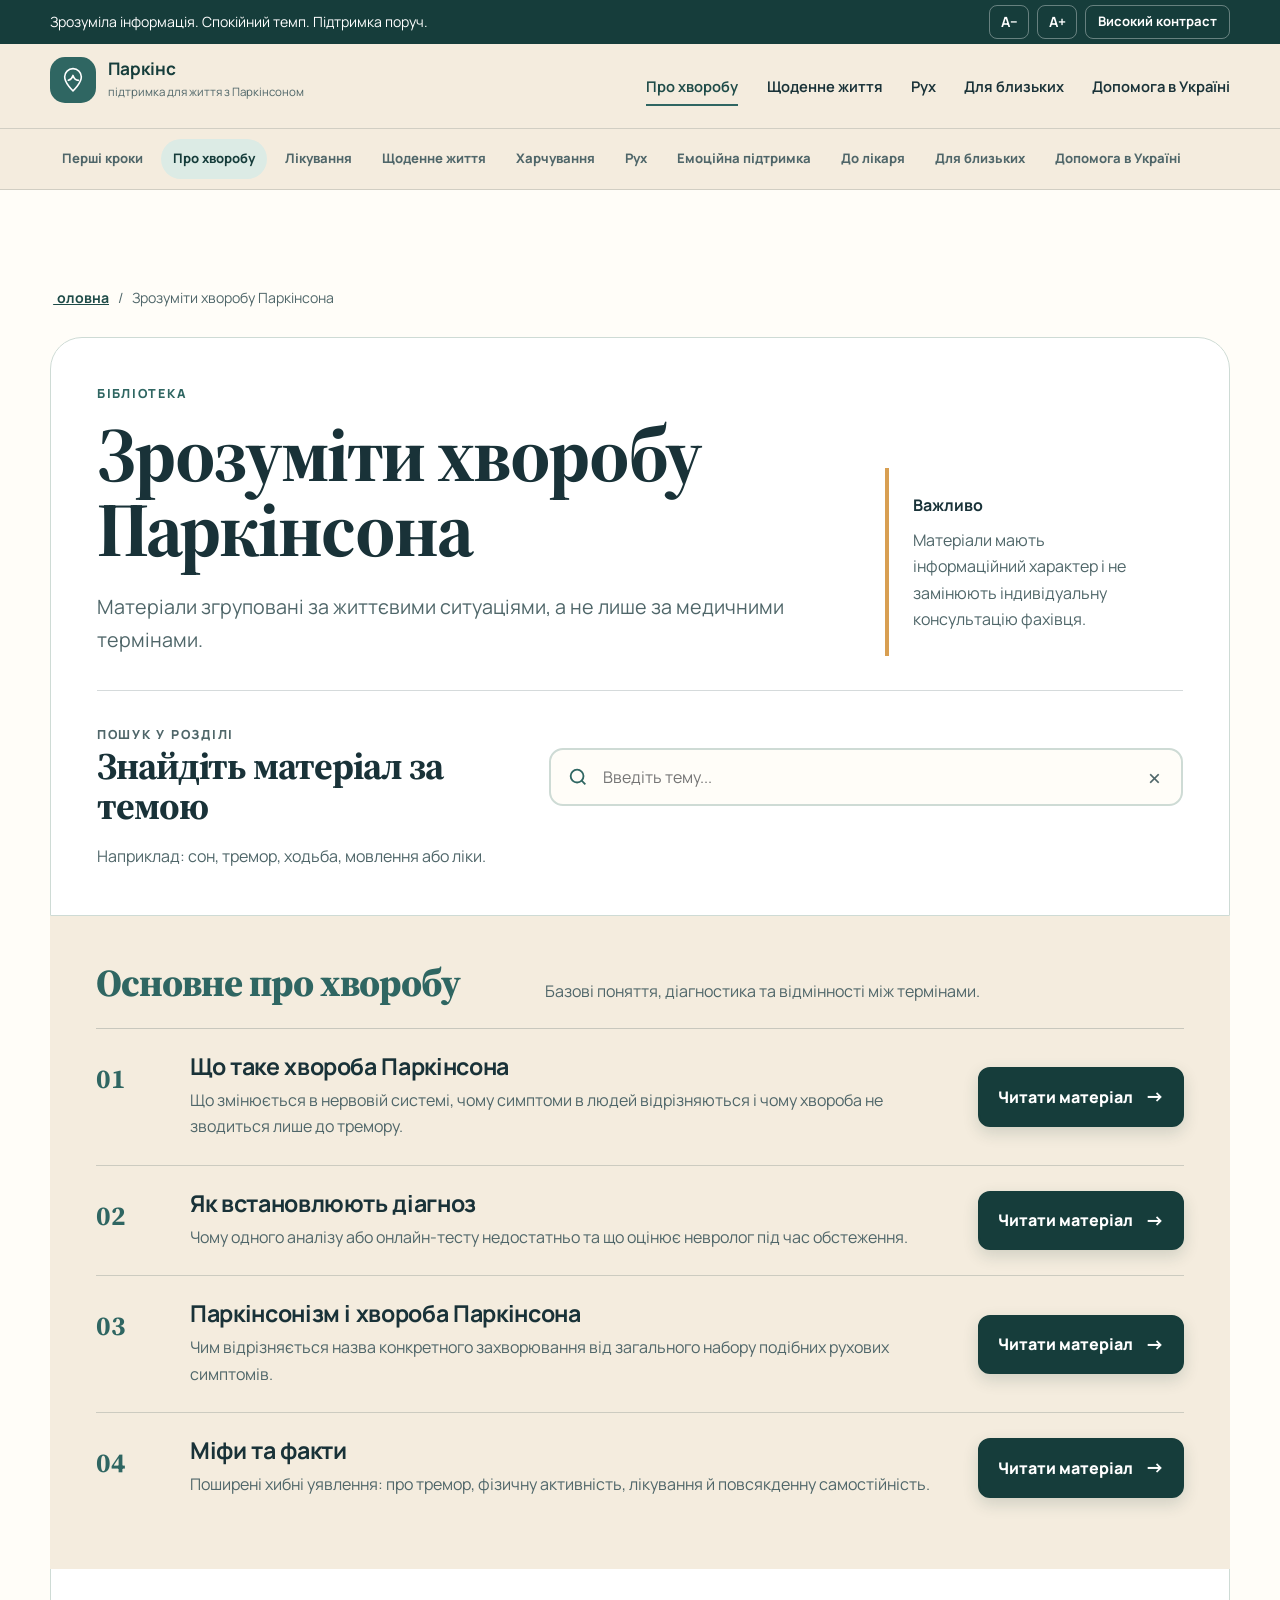
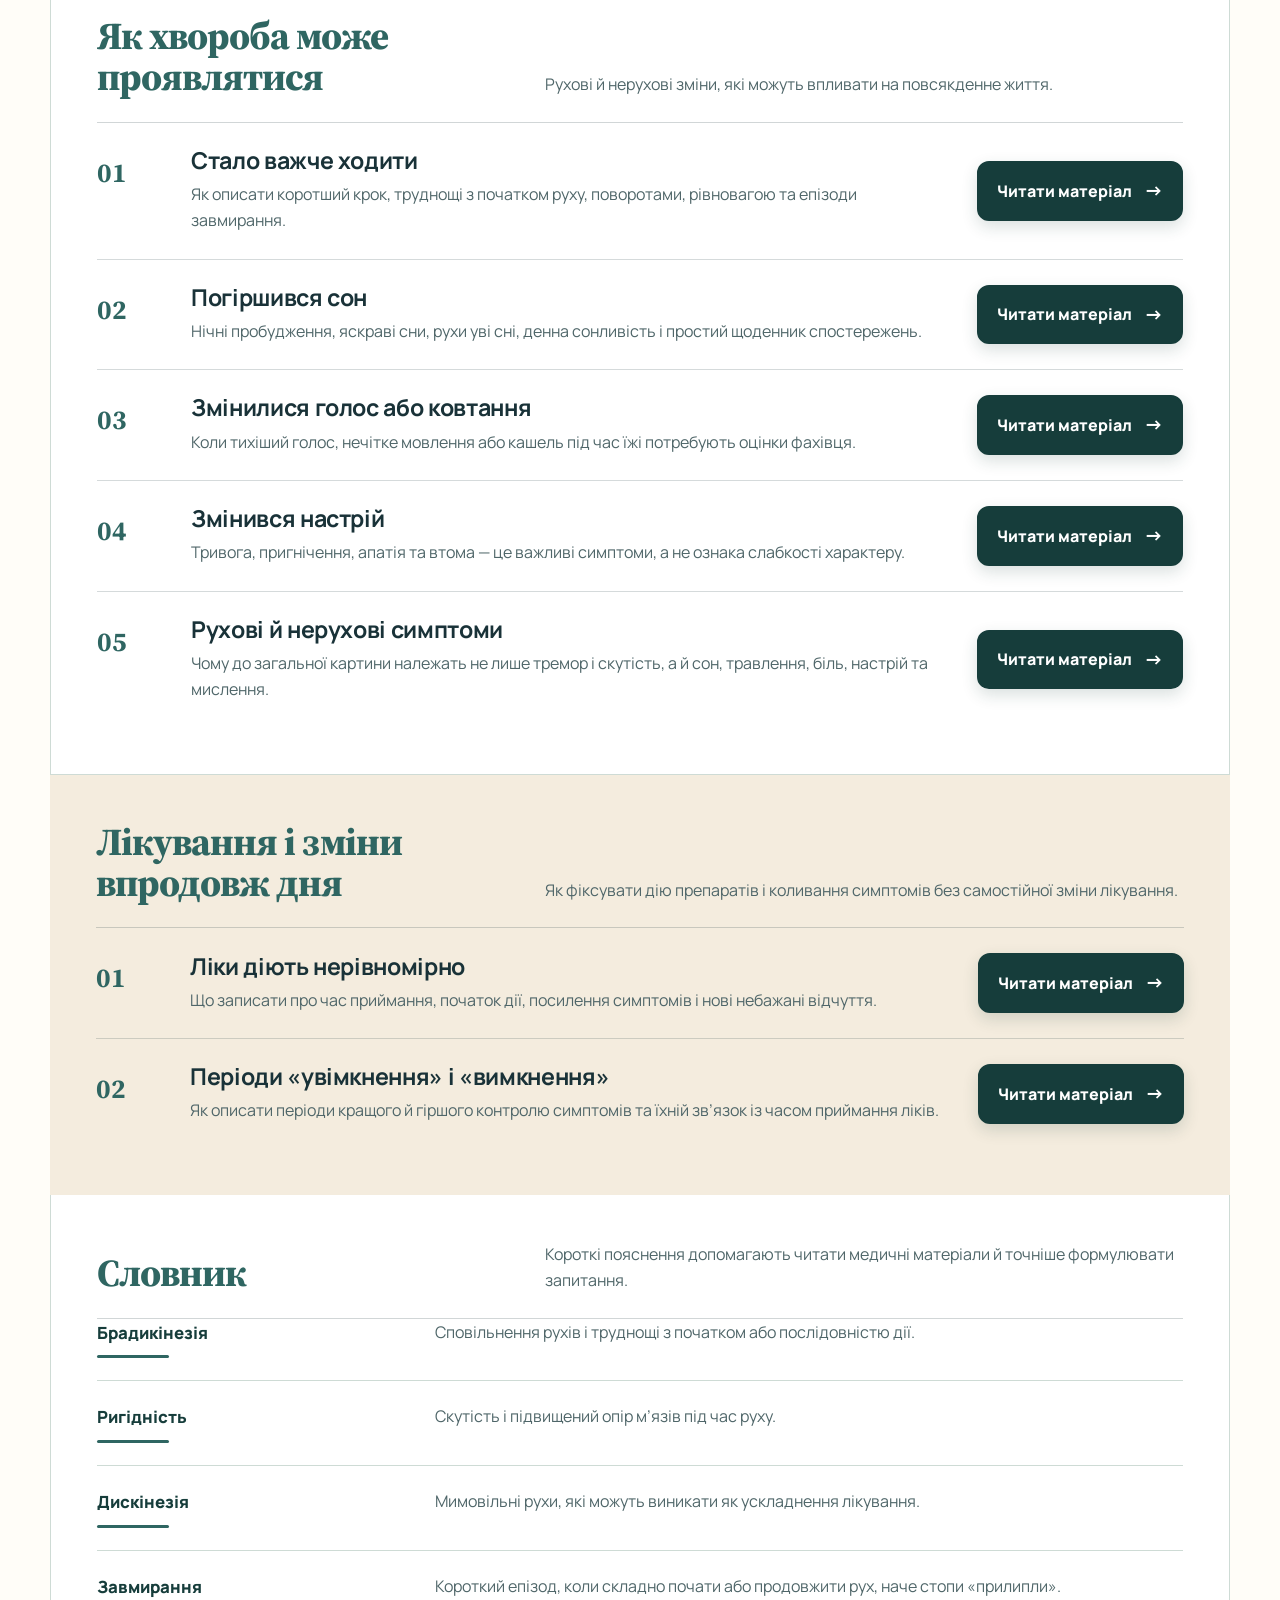
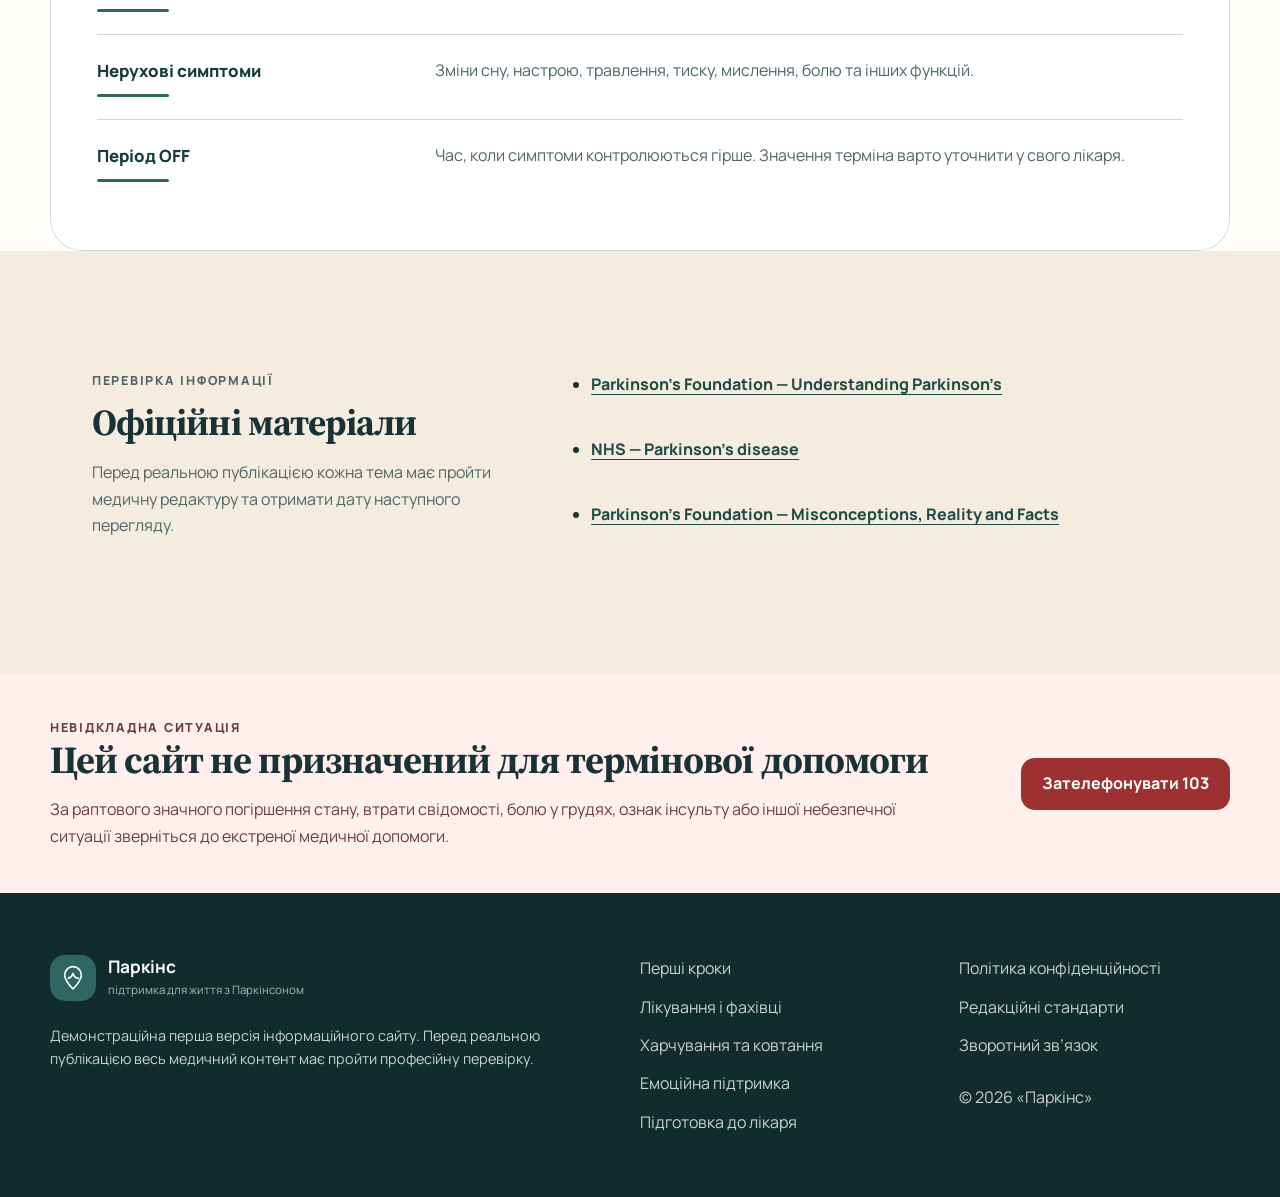
<file: understand-5.html>
<!DOCTYPE html>

<html lang="uk"><head><meta charset="utf-8"/><meta content="width=device-width, initial-scale=1.0" name="viewport"/><meta content="Зрозумілі матеріали про діагностику, симптоми, сон, ходьбу, мовлення, настрій, лікування та паркінсонізм." name="description"/><meta content="#2f6662" name="theme-color"/><title>Зрозуміти хворобу Паркінсона — Паркінс</title><link href="https://fonts.googleapis.com" rel="preconnect"/><link crossorigin="" href="https://fonts.gstatic.com" rel="preconnect"/><link href="https://fonts.googleapis.com/css2?family=Manrope:wght@400;500;600;700;800&amp;family=Source+Serif+4:opsz,wght@8..60,600;8..60,700&amp;display=swap" rel="stylesheet"/><link href="styles.css" rel="stylesheet"/></head><body class="understand-page"><a class="skip-link" href="#main-content">Перейти до основного вмісту</a><div aria-label="Налаштування доступності" class="utility-bar">
<div class="container utility-bar__inner">
<p>Зрозуміла інформація. Спокійний темп. Підтримка поруч.</p>
<div class="accessibility-controls">
<button aria-label="Зменшити розмір тексту" class="utility-button" data-font-action="decrease" type="button">
          A−
        </button>
<button aria-label="Збільшити розмір тексту" class="utility-button" data-font-action="increase" type="button">
          A+
        </button>
<button aria-pressed="false" class="utility-button utility-button--text" id="contrastToggle" type="button">
          Високий контраст
        </button>
</div>
</div>
</div><header class="site-header" id="top">
<div class="container site-header__inner">
<a aria-label="Паркінс, головна сторінка" class="brand" href="index.html">
<span aria-hidden="true" class="brand__mark">
<svg role="img" viewbox="0 0 48 48">
<path d="M24 7c7 0 12.5 5.5 12.5 12.3 0 9.8-12.5 21.1-12.5 21.1S11.5 29.1 11.5 19.3C11.5 12.5 17 7 24 7Z"></path>
<path d="M17 24.5c3.6-1 5.8-3.4 7-7.4 1.5 4.8 4.2 7.2 8.2 7.4"></path>
</svg>
</span>
<span>
<strong>Паркінс</strong>
<small>підтримка для життя з Паркінсоном</small>
</span>
</a>
<button aria-controls="siteNavigation" aria-expanded="false" class="menu-toggle" type="button">
<span class="menu-toggle__label">Меню</span>
<span aria-hidden="true" class="menu-toggle__icon"></span>
</button>
<nav aria-label="Основна навігація" class="site-nav" id="siteNavigation"><a class="nav-mobile-only" href="first-steps.html">Перші кроки</a><a aria-current="page" href="understand.html">Про хворобу</a><a class="nav-mobile-only" href="treatment.html">Лікування</a><a href="daily-life.html">Щоденне життя</a><a class="nav-mobile-only" href="nutrition.html">Харчування</a><a href="movement.html">Рух</a><a class="nav-mobile-only" href="emotional-support.html">Емоційна підтримка</a><a class="nav-mobile-only" href="doctor-visit.html">До лікаря</a><a href="relatives.html">Для близьких</a><a href="support-ukraine.html">Допомога в Україні</a></nav>
</div>
</header><nav aria-label="Тематичні розділи сайту" class="topics-nav"><div class="container topics-nav__inner"><a href="first-steps.html">Перші кроки</a><a aria-current="page" href="understand.html">Про хворобу</a><a href="treatment.html">Лікування</a><a href="daily-life.html">Щоденне життя</a><a href="nutrition.html">Харчування</a><a href="movement.html">Рух</a><a href="emotional-support.html">Емоційна підтримка</a><a href="doctor-visit.html">До лікаря</a><a href="relatives.html">Для близьких</a><a href="support-ukraine.html">Допомога в Україні</a></div></nav><main id="main-content"><section class="section library-rubric">
<div class="container">
<nav aria-label="Навігаційний шлях" class="breadcrumbs"><a href="index.html">Головна</a><span aria-hidden="true">/</span><span aria-current="page">Зрозуміти хворобу Паркінсона</span></nav>
<section class="disease-group library-group">
<div class="library-group__top">
<div class="library-group__intro">
<p class="eyebrow">Бібліотека</p>
<h1>Зрозуміти хворобу Паркінсона</h1>
<p class="library-group__lead">Матеріали згруповані за життєвими ситуаціями, а не лише за медичними термінами.</p>
</div>
<aside class="page-hero__aside"><strong>Важливо</strong><p>Матеріали мають інформаційний характер і не замінюють індивідуальну консультацію фахівця.</p></aside>
</div>
<div class="library-group__search">
<div>
<p class="eyebrow">Пошук у розділі</p>
<h2>Знайдіть матеріал за темою</h2>
<p>Наприклад: сон, тремор, ходьба, мовлення або ліки.</p>
</div>
<div class="library-group__search-form">
<form class="site-search" id="siteSearch" role="search">
<label class="visually-hidden" for="searchInput">Пошук матеріалів</label>
<div class="site-search__field">
<svg aria-hidden="true" viewbox="0 0 24 24"><circle cx="11" cy="11" r="7"></circle><path d="m20 20-4-4"></path></svg>
<input autocomplete="off" id="searchInput" placeholder="Введіть тему..." type="search"/>
<button aria-label="Очистити пошук" id="searchClear" type="button">×</button>
</div>
</form>
<p aria-live="polite" class="search-status" id="searchStatus"></p>
</div>
</div>
</section>
</div>
</section><section class="section disease-directory" id="understand"><div class="container"><section class="disease-group disease-group--sage"><header class="disease-group__heading"><p class="eyebrow">Основне про хворобу</p><p>Базові поняття, діагностика та відмінності між термінами.</p></header><div class="disease-list">
<article class="disease-entry searchable" data-search="паркінсон що це діагноз перебіг">
<div aria-hidden="true" class="disease-entry__number">01</div>
<div class="disease-entry__content">
<h2>Що таке хвороба Паркінсона</h2>
<p>Що змінюється в нервовій системі, чому симптоми в людей відрізняються і чому хвороба не зводиться лише до тремору.</p>
</div>
<button class="disease-entry__action modal-trigger" data-modal="modal-parkinson" type="button">
              Читати матеріал
              <span aria-hidden="true">→</span>
</button>
</article>
<article class="disease-entry searchable" data-search="діагностика обстеження невролог аналізи">
<div aria-hidden="true" class="disease-entry__number">02</div>
<div class="disease-entry__content">
<h2>Як встановлюють діагноз</h2>
<p>Чому одного аналізу або онлайн-тесту недостатньо та що оцінює невролог під час обстеження.</p>
</div>
<button class="disease-entry__action modal-trigger" data-modal="modal-diagnosis" type="button">
              Читати матеріал
              <span aria-hidden="true">→</span>
</button>
</article>
<article class="disease-entry searchable" data-search="паркінсонізм відмінність синдром">
<div aria-hidden="true" class="disease-entry__number">03</div>
<div class="disease-entry__content">
<h2>Паркінсонізм і хвороба Паркінсона</h2>
<p>Чим відрізняється назва конкретного захворювання від загального набору подібних рухових симптомів.</p>
</div>
<button class="disease-entry__action modal-trigger" data-modal="modal-parkinsonism" type="button">
              Читати матеріал
              <span aria-hidden="true">→</span>
</button>
</article>
<article class="disease-entry searchable" data-search="міфи факти тремор активність вилікування">
<div aria-hidden="true" class="disease-entry__number">04</div>
<div class="disease-entry__content">
<h2>Міфи та факти</h2>
<p>Поширені хибні уявлення: про тремор, фізичну активність, лікування й повсякденну самостійність.</p>
</div>
<button class="disease-entry__action modal-trigger" data-modal="modal-myths" type="button">
              Читати матеріал
              <span aria-hidden="true">→</span>
</button>
</article>
</div></section><section class="disease-group disease-group--cream"><header class="disease-group__heading"><p class="eyebrow">Як хвороба може проявлятися</p><p>Рухові й нерухові зміни, які можуть впливати на повсякденне життя.</p></header><div class="disease-list">
<article class="disease-entry searchable" data-search="ходьба завмирання рівновага падіння рух">
<div aria-hidden="true" class="disease-entry__number">01</div>
<div class="disease-entry__content">
<h2>Стало важче ходити</h2>
<p>Як описати коротший крок, труднощі з початком руху, поворотами, рівновагою та епізоди завмирання.</p>
</div>
<button class="disease-entry__action modal-trigger" data-modal="modal-walking" type="button">
              Читати матеріал
              <span aria-hidden="true">→</span>
</button>
</article>
<article class="disease-entry searchable" data-search="сон безсоння втома денна сонливість ніч">
<div aria-hidden="true" class="disease-entry__number">02</div>
<div class="disease-entry__content">
<h2>Погіршився сон</h2>
<p>Нічні пробудження, яскраві сни, рухи уві сні, денна сонливість і простий щоденник спостережень.</p>
</div>
<button class="disease-entry__action modal-trigger" data-modal="modal-sleep" type="button">
              Читати матеріал
              <span aria-hidden="true">→</span>
</button>
</article>
<article class="disease-entry searchable" data-search="мовлення голос тихо говорити ковтання кашель">
<div aria-hidden="true" class="disease-entry__number">03</div>
<div class="disease-entry__content">
<h2>Змінилися голос або ковтання</h2>
<p>Коли тихіший голос, нечітке мовлення або кашель під час їжі потребують оцінки фахівця.</p>
</div>
<button class="disease-entry__action modal-trigger" data-modal="modal-speech" type="button">
              Читати матеріал
              <span aria-hidden="true">→</span>
</button>
</article>
<article class="disease-entry searchable" data-search="настрій тривога апатія депресія мотивація втома">
<div aria-hidden="true" class="disease-entry__number">04</div>
<div class="disease-entry__content">
<h2>Змінився настрій</h2>
<p>Тривога, пригнічення, апатія та втома — це важливі симптоми, а не ознака слабкості характеру.</p>
</div>
<button class="disease-entry__action modal-trigger" data-modal="modal-mood" type="button">
              Читати матеріал
              <span aria-hidden="true">→</span>
</button>
</article>
<article class="disease-entry searchable" data-search="рухові нерухові симптоми тремор скутість травлення">
<div aria-hidden="true" class="disease-entry__number">05</div>
<div class="disease-entry__content">
<h2>Рухові й нерухові симптоми</h2>
<p>Чому до загальної картини належать не лише тремор і скутість, а й сон, травлення, біль, настрій та мислення.</p>
</div>
<button class="disease-entry__action modal-trigger" data-modal="modal-symptoms" type="button">
              Читати матеріал
              <span aria-hidden="true">→</span>
</button>
</article>
</div></section><section class="disease-group disease-group--mist"><header class="disease-group__heading"><p class="eyebrow">Лікування і зміни впродовж дня</p><p>Як фіксувати дію препаратів і коливання симптомів без самостійної зміни лікування.</p></header><div class="disease-list">
<article class="disease-entry searchable" data-search="ліки ефект побічні дія препарати">
<div aria-hidden="true" class="disease-entry__number">01</div>
<div class="disease-entry__content">
<h2>Ліки діють нерівномірно</h2>
<p>Що записати про час приймання, початок дії, посилення симптомів і нові небажані відчуття.</p>
</div>
<button class="disease-entry__action modal-trigger" data-modal="modal-medication" type="button">
              Читати матеріал
              <span aria-hidden="true">→</span>
</button>
</article>
<article class="disease-entry searchable" data-search="on off увімкнення вимкнення періоди">
<div aria-hidden="true" class="disease-entry__number">02</div>
<div class="disease-entry__content">
<h2>Періоди «увімкнення» і «вимкнення»</h2>
<p>Як описати періоди кращого й гіршого контролю симптомів та їхній зв’язок із часом приймання ліків.</p>
</div>
<button class="disease-entry__action modal-trigger" data-modal="modal-on-off" type="button">
              Читати матеріал
              <span aria-hidden="true">→</span>
</button>
</article>
</div></section><section class="disease-group glossary-group">
<header class="disease-group__heading">
<p class="eyebrow">Словник</p>
<p>Короткі пояснення допомагають читати медичні матеріали й точніше формулювати запитання.</p>
</header>
<dl class="glossary-list glossary-list--rubric"><div class="glossary-entry"><dt>Брадикінезія</dt><dd>Сповільнення рухів і труднощі з початком або послідовністю дії.</dd></div><div class="glossary-entry"><dt>Ригідність</dt><dd>Скутість і підвищений опір м’язів під час руху.</dd></div><div class="glossary-entry"><dt>Дискінезія</dt><dd>Мимовільні рухи, які можуть виникати як ускладнення лікування.</dd></div><div class="glossary-entry"><dt>Завмирання</dt><dd>Короткий епізод, коли складно почати або продовжити рух, наче стопи «прилипли».</dd></div><div class="glossary-entry"><dt>Нерухові симптоми</dt><dd>Зміни сну, настрою, травлення, тиску, мислення, болю та інших функцій.</dd></div><div class="glossary-entry"><dt>Період OFF</dt><dd>Час, коли симптоми контролюються гірше. Значення терміна варто уточнити у свого лікаря.</dd></div></dl>
</section></div></section><section class="section section--compact understand-sources">
<div class="container flat-source-band">
<div>
<p class="eyebrow">Перевірка інформації</p>
<h2>Офіційні матеріали</h2>
<p>Перед реальною публікацією кожна тема має пройти медичну редактуру та отримати дату наступного перегляду.</p>
</div>
<ul>
<li><a href="https://www.parkinson.org/understanding-parkinsons" rel="noopener noreferrer" target="_blank">Parkinson’s Foundation — Understanding Parkinson’s</a></li>
<li><a href="https://www.nhs.uk/conditions/parkinsons-disease/" rel="noopener noreferrer" target="_blank">NHS — Parkinson’s disease</a></li>
<li><a href="https://www.parkinson.org/library/fact-sheets/misconceptions" rel="noopener noreferrer" target="_blank">Parkinson’s Foundation — Misconceptions, Reality and Facts</a></li>
</ul>
</div>
</section></main><section class="section section--emergency">
<div class="container emergency-panel">
<div>
<p class="eyebrow">Невідкладна ситуація</p>
<h2>Цей сайт не призначений для термінової допомоги</h2>
<p>
            За раптового значного погіршення стану, втрати свідомості,
            болю у грудях, ознак інсульту або іншої небезпечної ситуації
            зверніться до екстреної медичної допомоги.
          </p>
</div>
<a class="button button--danger" href="tel:103">Зателефонувати 103</a>
</div>
</section><div aria-labelledby="modal-parkinson-title" aria-modal="true" class="modal" hidden="" id="modal-parkinson" role="dialog">
<div class="modal__backdrop" data-modal-close=""></div>
<div class="modal__dialog modal__dialog--article" role="document">
<button aria-label="Закрити" class="modal__close" data-modal-close="" type="button">×</button>
<p class="eyebrow">Медична інформація</p>
<h2 id="modal-parkinson-title">Що таке хвороба Паркінсона</h2>
<div class="modal__article-body">
<p>Хвороба Паркінсона — це неврологічне захворювання, яке поступово впливає на системи мозку, пов’язані з рухом та іншими функціями організму.</p>
<p>Вона може проявлятися сповільненням рухів, скутістю, тремором або порушенням рівноваги. Також можливі зміни сну, настрою, травлення, мовлення, мислення та артеріального тиску.</p>
<div class="info-box"><strong>Важливо:</strong> набір симптомів і темп змін індивідуальні. Не всі люди мають однакові прояви.</div>
</div>
</div>
</div><div aria-labelledby="modal-diagnosis-title" aria-modal="true" class="modal" hidden="" id="modal-diagnosis" role="dialog">
<div class="modal__backdrop" data-modal-close=""></div>
<div class="modal__dialog modal__dialog--article" role="document">
<button aria-label="Закрити" class="modal__close" data-modal-close="" type="button">×</button>
<p class="eyebrow">Діагностика</p>
<h2 id="modal-diagnosis-title">Як встановлюють діагноз</h2>
<div class="modal__article-body">
<p>Діагноз зазвичай ґрунтується на історії симптомів, неврологічному огляді, оцінці рухів і реакції на лікування. Єдиного лабораторного тесту, який самостійно підтверджує хворобу Паркінсона, немає.</p>
<p>Додаткові обстеження можуть бути потрібні, щоб виключити інші причини симптомів. Їхній перелік визначає лікар з урахуванням конкретної ситуації.</p>
<ul><li>Підготуйте перелік симптомів і час їх появи.</li><li>Візьміть список усіх препаратів.</li><li>Згадайте падіння, зміни сну, настрою та мислення.</li></ul>
</div>
</div>
</div><div aria-labelledby="modal-parkinsonism-title" aria-modal="true" class="modal" hidden="" id="modal-parkinsonism" role="dialog">
<div class="modal__backdrop" data-modal-close=""></div>
<div class="modal__dialog modal__dialog--article" role="document">
<button aria-label="Закрити" class="modal__close" data-modal-close="" type="button">×</button>
<p class="eyebrow">Терміни</p>
<h2 id="modal-parkinsonism-title">Паркінсонізм і хвороба Паркінсона</h2>
<div class="modal__article-body">
<p><strong>Паркінсонізм</strong> — це назва набору симптомів, до якого можуть входити сповільнення рухів, скутість, тремор і порушення рівноваги.</p>
<p><strong>Хвороба Паркінсона</strong> є однією з можливих причин паркінсонізму. Подібні прояви можуть виникати й за інших неврологічних станів або під впливом окремих препаратів.</p>
<div class="info-box">Точне розрізнення проводить невролог. Не варто визначати тип захворювання лише за окремим симптомом.</div>
</div>
</div>
</div><div aria-labelledby="modal-myths-title" aria-modal="true" class="modal" hidden="" id="modal-myths" role="dialog">
<div class="modal__backdrop" data-modal-close=""></div>
<div class="modal__dialog modal__dialog--article" role="document">
<button aria-label="Закрити" class="modal__close" data-modal-close="" type="button">×</button>
<p class="eyebrow">Міфи та факти</p>
<h2 id="modal-myths-title">Міфи та факти</h2>
<div class="modal__article-body">
<dl class="modal-facts">
<div><dt>Міф: тремор є в усіх.</dt><dd>Ні. У частини людей він може бути незначним або не бути головним симптомом.</dd></div>
<div><dt>Міф: після діагнозу потрібно уникати руху.</dt><dd>Посильна фізична активність зазвичай є важливою частиною допомоги, але її потрібно підбирати безпечно.</dd></div>
<div><dt>Міф: кожне погіршення означає швидке прогресування.</dt><dd>На самопочуття можуть впливати сон, стрес, інфекція, час приймання ліків та інші чинники.</dd></div>
<div><dt>Міф: допомога означає повну втрату самостійності.</dt><dd>Правильно підібрана підтримка може, навпаки, допомогти довше залишатися самостійним.</dd></div>
</dl>
</div>
</div>
</div><div aria-labelledby="modal-walking-title" aria-modal="true" class="modal" hidden="" id="modal-walking" role="dialog">
<div class="modal__backdrop" data-modal-close=""></div>
<div class="modal__dialog modal__dialog--article" role="document">
<button aria-label="Закрити" class="modal__close" data-modal-close="" type="button">×</button>
<p class="eyebrow">Ходьба і рівновага</p>
<h2 id="modal-walking-title">Стало важче ходити</h2>
<div class="modal__article-body">
<p>Зміни ходи можуть проявлятися коротшими кроками, зменшенням рухів рук, труднощами під час повороту або відчуттям, наче стопи ненадовго «прилипли» до підлоги.</p>
<h3>Що варто записати</h3>
<ul><li>Де виникає складність: біля дверей, у вузькому проході, під час старту чи повороту.</li><li>Чи були падіння або майже падіння.</li><li>У який час дня ходити легше або складніше.</li><li>Чи пов’язано це з часом приймання препаратів.</li></ul>
<p>Обговоріть зміни з лікарем або фізичним терапевтом. Не тягніть людину силою під час завмирання.</p>
</div>
</div>
</div><div aria-labelledby="modal-sleep-title" aria-modal="true" class="modal" hidden="" id="modal-sleep" role="dialog">
<div class="modal__backdrop" data-modal-close=""></div>
<div class="modal__dialog modal__dialog--article" role="document">
<button aria-label="Закрити" class="modal__close" data-modal-close="" type="button">×</button>
<p class="eyebrow">Сон</p>
<h2 id="modal-sleep-title">Погіршився сон</h2>
<div class="modal__article-body">
<p>Проблеми зі сном можуть включати труднощі із засинанням, часті пробудження, незвичні активні рухи уві сні або виражену сонливість удень.</p>
<h3>Що записувати</h3>
<ul><li>Час засинання і пробудження.</li><li>Кількість нічних пробуджень.</li><li>Денну сонливість або раптове засинання.</li><li>Розповіді близьких про крики, розмови чи активні рухи уві сні.</li></ul>
<div class="info-box">За раптового засинання не керуйте автомобілем і не працюйте з небезпечними механізмами. Повідомте лікаря.</div>
</div>
</div>
</div><div aria-labelledby="modal-speech-title" aria-modal="true" class="modal" hidden="" id="modal-speech" role="dialog">
<div class="modal__backdrop" data-modal-close=""></div>
<div class="modal__dialog modal__dialog--article" role="document">
<button aria-label="Закрити" class="modal__close" data-modal-close="" type="button">×</button>
<p class="eyebrow">Мовлення і ковтання</p>
<h2 id="modal-speech-title">Змінилися голос або ковтання</h2>
<div class="modal__article-body">
<p>Голос може стати тихішим, монотонним або менш чітким. Людині може бути складніше підтримувати достатню гучність у довгій розмові.</p>
<h3>Ознаки проблем із ковтанням</h3>
<ul><li>Кашель або покашлювання під час їжі чи пиття.</li><li>«Вологе» звучання голосу після ковтка.</li><li>Їжа залишається в роті.</li><li>Прийом їжі став значно довшим або зменшилася вага.</li></ul>
<p>Такі зміни потрібно обговорити з лікарем і фахівцем із мовлення та ковтання. Не змінюйте консистенцію їжі навмання.</p>
</div>
</div>
</div><div aria-labelledby="modal-mood-title" aria-modal="true" class="modal" hidden="" id="modal-mood" role="dialog">
<div class="modal__backdrop" data-modal-close=""></div>
<div class="modal__dialog modal__dialog--article" role="document">
<button aria-label="Закрити" class="modal__close" data-modal-close="" type="button">×</button>
<p class="eyebrow">Емоційний стан</p>
<h2 id="modal-mood-title">Змінився настрій</h2>
<div class="modal__article-body">
<p>Тривога, депресивні прояви, апатія та втома можуть бути пов’язані як із реакцією на діагноз, так і з перебігом захворювання.</p>
<ul><li><strong>Тривога:</strong> постійне напруження, страх або уникання справ.</li><li><strong>Апатія:</strong> складно почати дію навіть без вираженого смутку.</li><li><strong>Депресивні прояви:</strong> тривале пригнічення, безнадія або втрата задоволення.</li></ul>
<p>Запишіть, коли зміни почалися й як впливають на сон, харчування та повсякденні справи. За думок про самопошкодження потрібна негайна допомога.</p>
</div>
</div>
</div><div aria-labelledby="modal-symptoms-title" aria-modal="true" class="modal" hidden="" id="modal-symptoms" role="dialog">
<div class="modal__backdrop" data-modal-close=""></div>
<div class="modal__dialog modal__dialog--article" role="document">
<button aria-label="Закрити" class="modal__close" data-modal-close="" type="button">×</button>
<p class="eyebrow">Симптоми</p>
<h2 id="modal-symptoms-title">Рухові й нерухові симптоми</h2>
<div class="modal__article-body">
<div class="modal-columns">
<div><h3>Рухові</h3><ul><li>Сповільнення рухів.</li><li>Скутість.</li><li>Тремор.</li><li>Зміни ходи, постави й рівноваги.</li><li>Мимовільні рухи, пов’язані з лікуванням.</li></ul></div>
<div><h3>Нерухові</h3><ul><li>Порушення сну.</li><li>Тривога, апатія або пригнічення.</li><li>Закрепи та інші зміни травлення.</li><li>Запаморочення, біль, втома.</li><li>Зміни пам’яті, уваги або мислення.</li></ul></div>
</div>
<p>Не всі симптоми обов’язково пов’язані з Паркінсоном. Нові або різкі зміни потрібно оцінювати окремо.</p>
</div>
</div>
</div><div aria-labelledby="modal-medication-title" aria-modal="true" class="modal" hidden="" id="modal-medication" role="dialog">
<div class="modal__backdrop" data-modal-close=""></div>
<div class="modal__dialog modal__dialog--article" role="document">
<button aria-label="Закрити" class="modal__close" data-modal-close="" type="button">×</button>
<p class="eyebrow">Лікування</p>
<h2 id="modal-medication-title">Ліки діють нерівномірно</h2>
<div class="modal__article-body">
<p>Дія препаратів може змінюватися протягом дня. Для лікаря корисний не загальний висновок «не допомагає», а конкретний часовий опис.</p>
<ul><li>Назва й точний час приймання препарату.</li><li>Коли відчули початок дії.</li><li>Які симптоми полегшилися або повернулися.</li><li>Чи з’явилися нудота, сонливість, запаморочення, мимовільні рухи або зміни поведінки.</li></ul>
<div class="info-box"><strong>Не змінюйте дозу чи графік самостійно.</strong> Використайте нотатки під час консультації.</div>
</div>
</div>
</div><div aria-labelledby="modal-on-off-title" aria-modal="true" class="modal" hidden="" id="modal-on-off" role="dialog">
<div class="modal__backdrop" data-modal-close=""></div>
<div class="modal__dialog modal__dialog--article" role="document">
<button aria-label="Закрити" class="modal__close" data-modal-close="" type="button">×</button>
<p class="eyebrow">Періоди ON/OFF</p>
<h2 id="modal-on-off-title">Періоди «увімкнення» і «вимкнення»</h2>
<div class="modal__article-body">
<p><strong>Період ON</strong> зазвичай означає час, коли призначене лікування краще контролює рухові симптоми. <strong>Період OFF</strong> — коли симптоми повертаються або посилюються.</p>
<p>У різних людей ці періоди можуть проявлятися по-різному. Важливо записувати не лише рухові зміни, а й тривогу, біль, втому або інші відчуття.</p>
<h3>Корисний запис</h3>
<p>Час приймання → час початку полегшення → тривалість кращого стану → час і характер погіршення.</p>
</div>
</div>
</div><footer class="site-footer">
<div class="container site-footer__grid">
<div>
<a aria-label="Паркінс, головна сторінка" class="brand brand--footer" href="index.html">
<span aria-hidden="true" class="brand__mark">
<svg viewbox="0 0 48 48">
<path d="M24 7c7 0 12.5 5.5 12.5 12.3 0 9.8-12.5 21.1-12.5 21.1S11.5 29.1 11.5 19.3C11.5 12.5 17 7 24 7Z"></path>
<path d="M17 24.5c3.6-1 5.8-3.4 7-7.4 1.5 4.8 4.2 7.2 8.2 7.4"></path>
</svg>
</span>
<span>
<strong>Паркінс</strong>
<small>підтримка для життя з Паркінсоном</small>
</span>
</a>
<p class="site-footer__note">
          Демонстраційна перша версія інформаційного сайту. Перед реальною
          публікацією весь медичний контент має пройти професійну перевірку.
        </p>
</div>
<nav aria-label="Навігація в підвалі" class="footer-nav"><a href="first-steps.html">Перші кроки</a><a href="treatment.html">Лікування і фахівці</a><a href="nutrition.html">Харчування та ковтання</a><a href="emotional-support.html">Емоційна підтримка</a><a href="doctor-visit.html">Підготовка до лікаря</a></nav>
<div class="footer-meta">
<a href="index.html">Політика конфіденційності</a>
<a href="index.html">Редакційні стандарти</a>
<a href="index.html">Зворотний зв’язок</a>
<p>© <span id="currentYear"></span> «Паркінс»</p>
</div>
</div>
</footer><script src="script.js"></script></body></html>
</file>
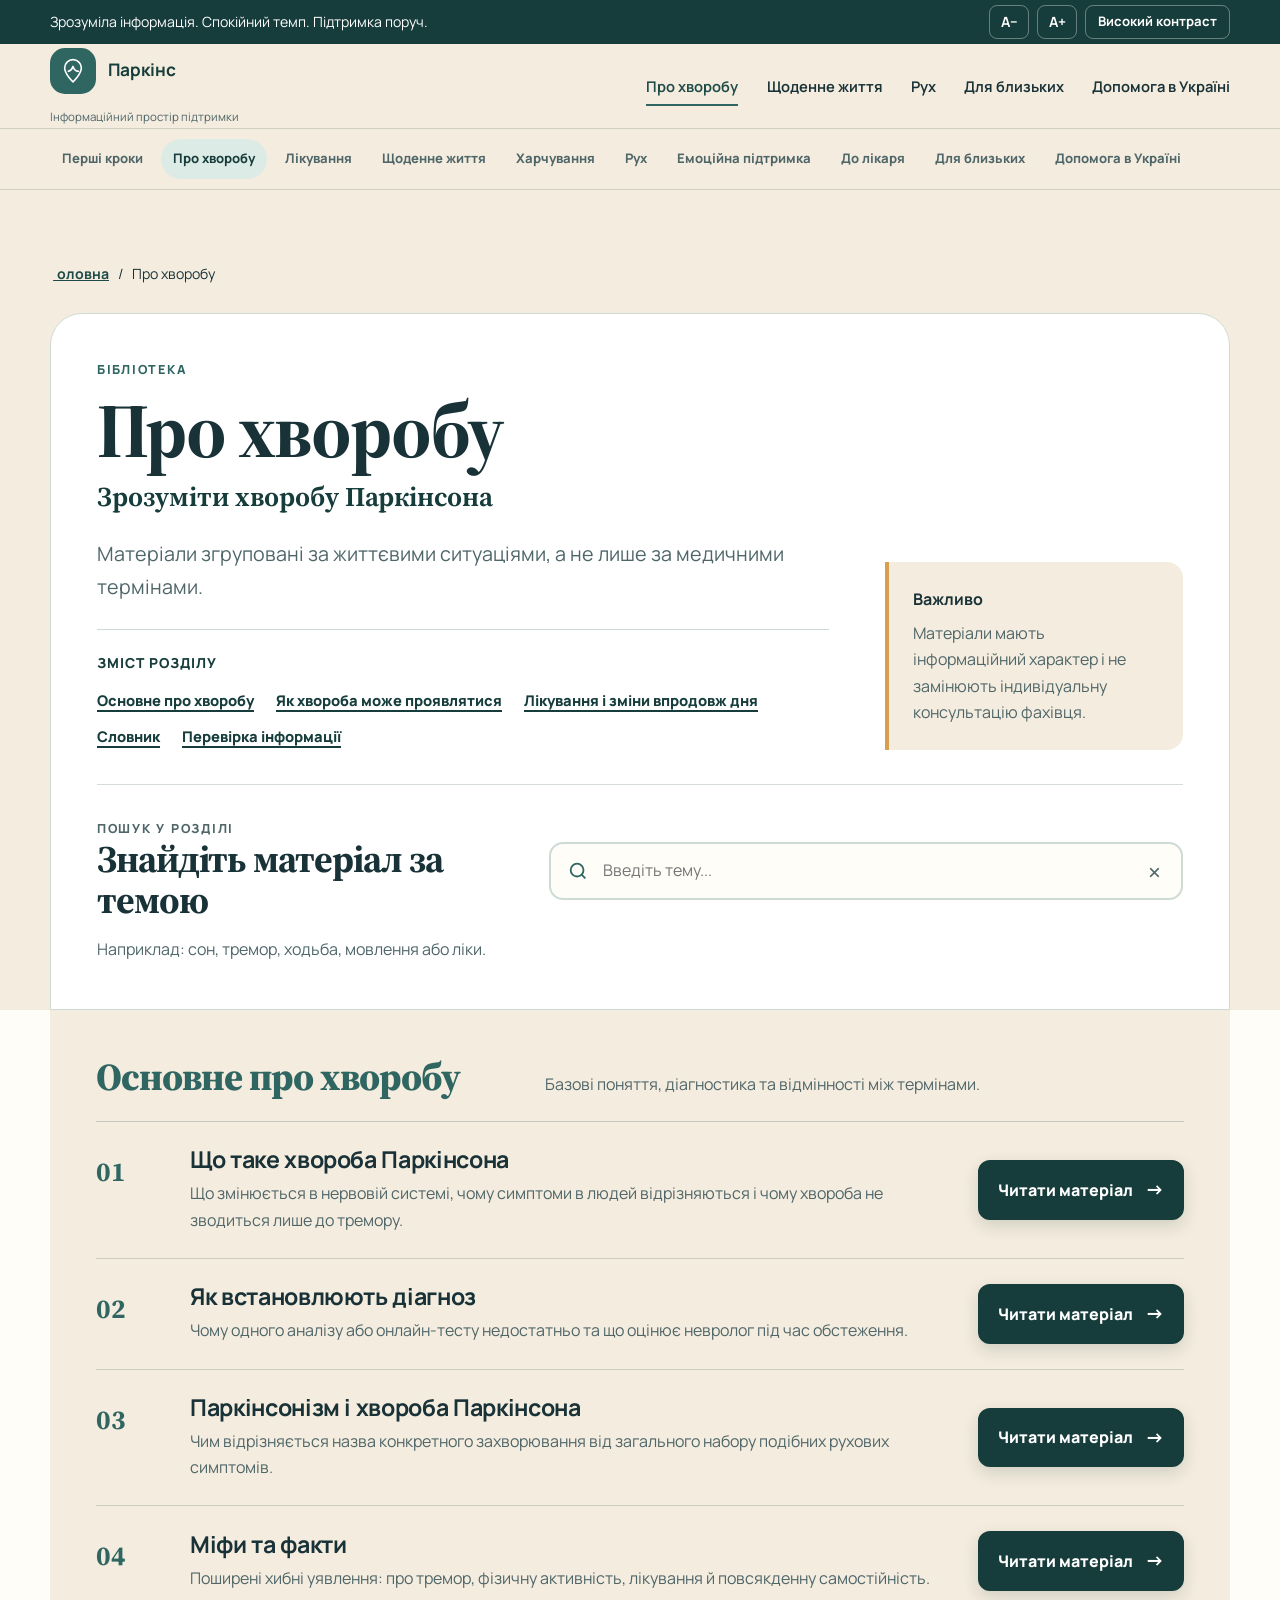
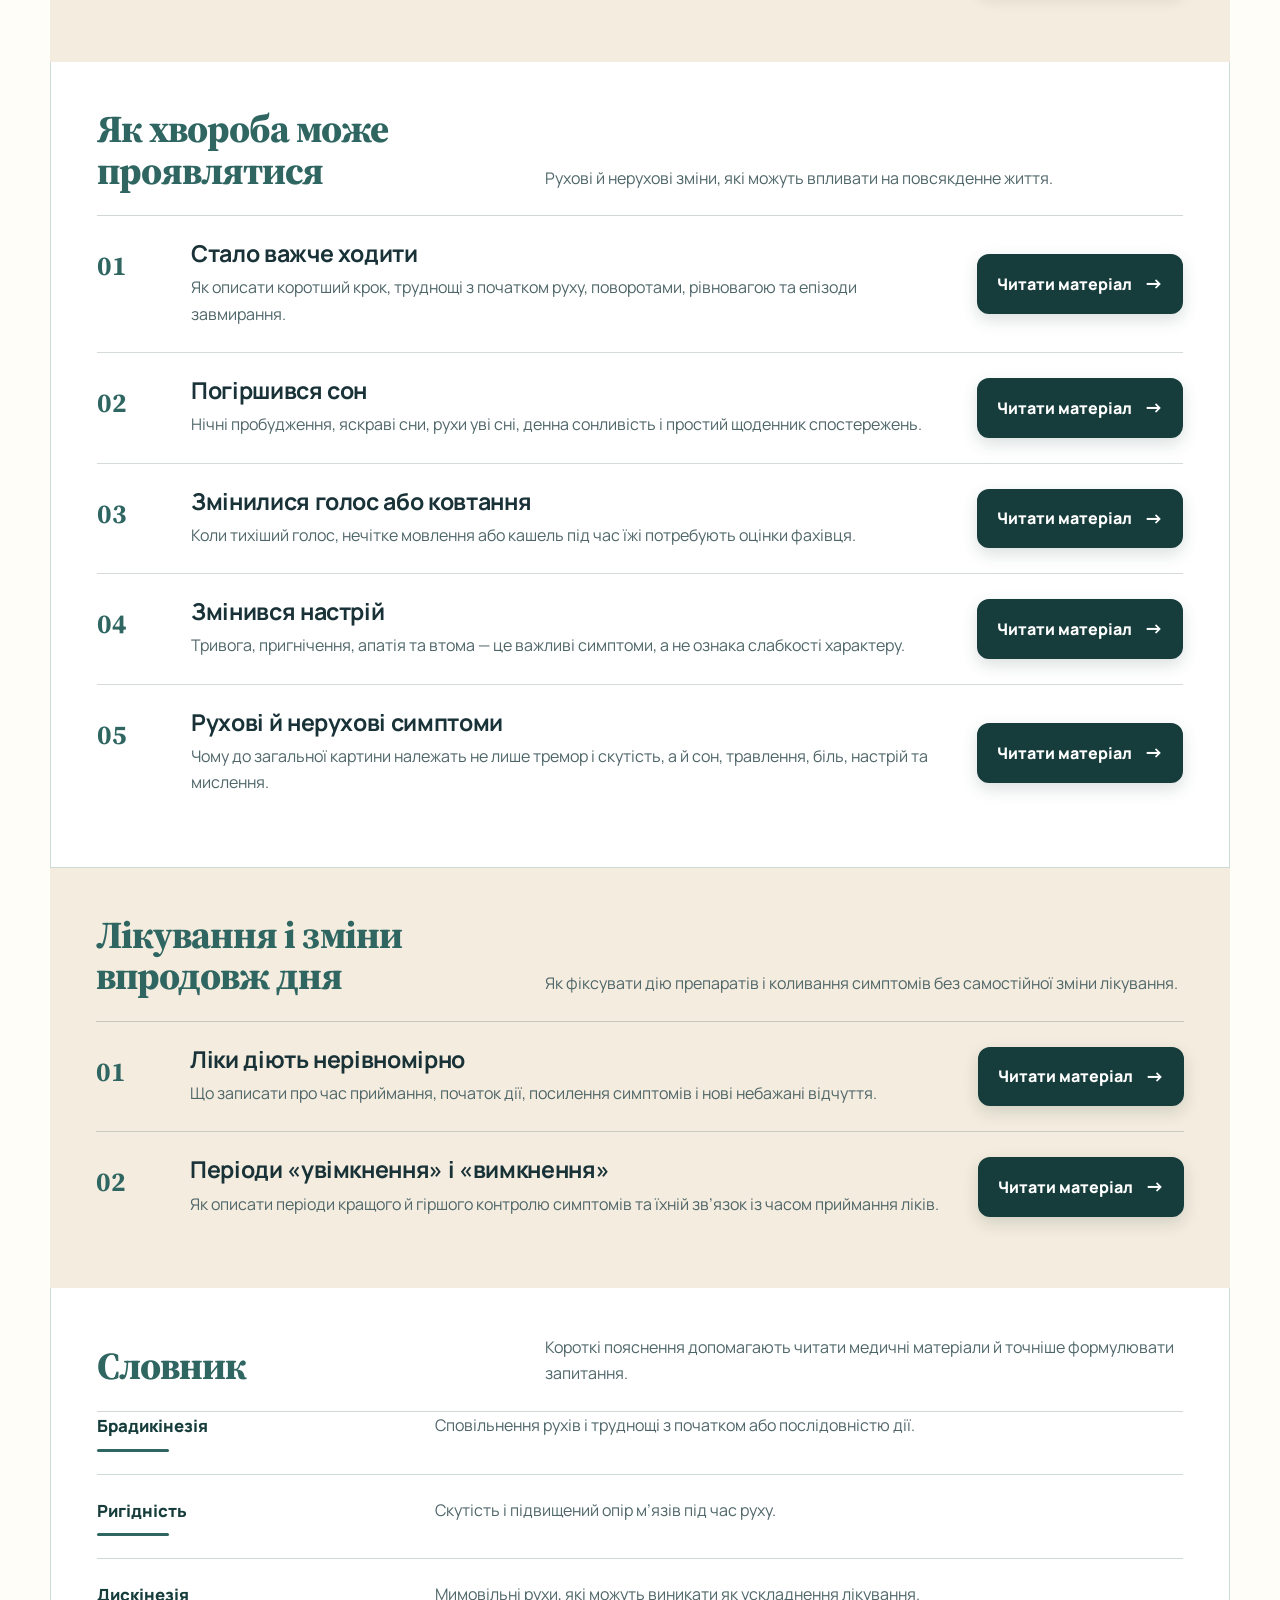
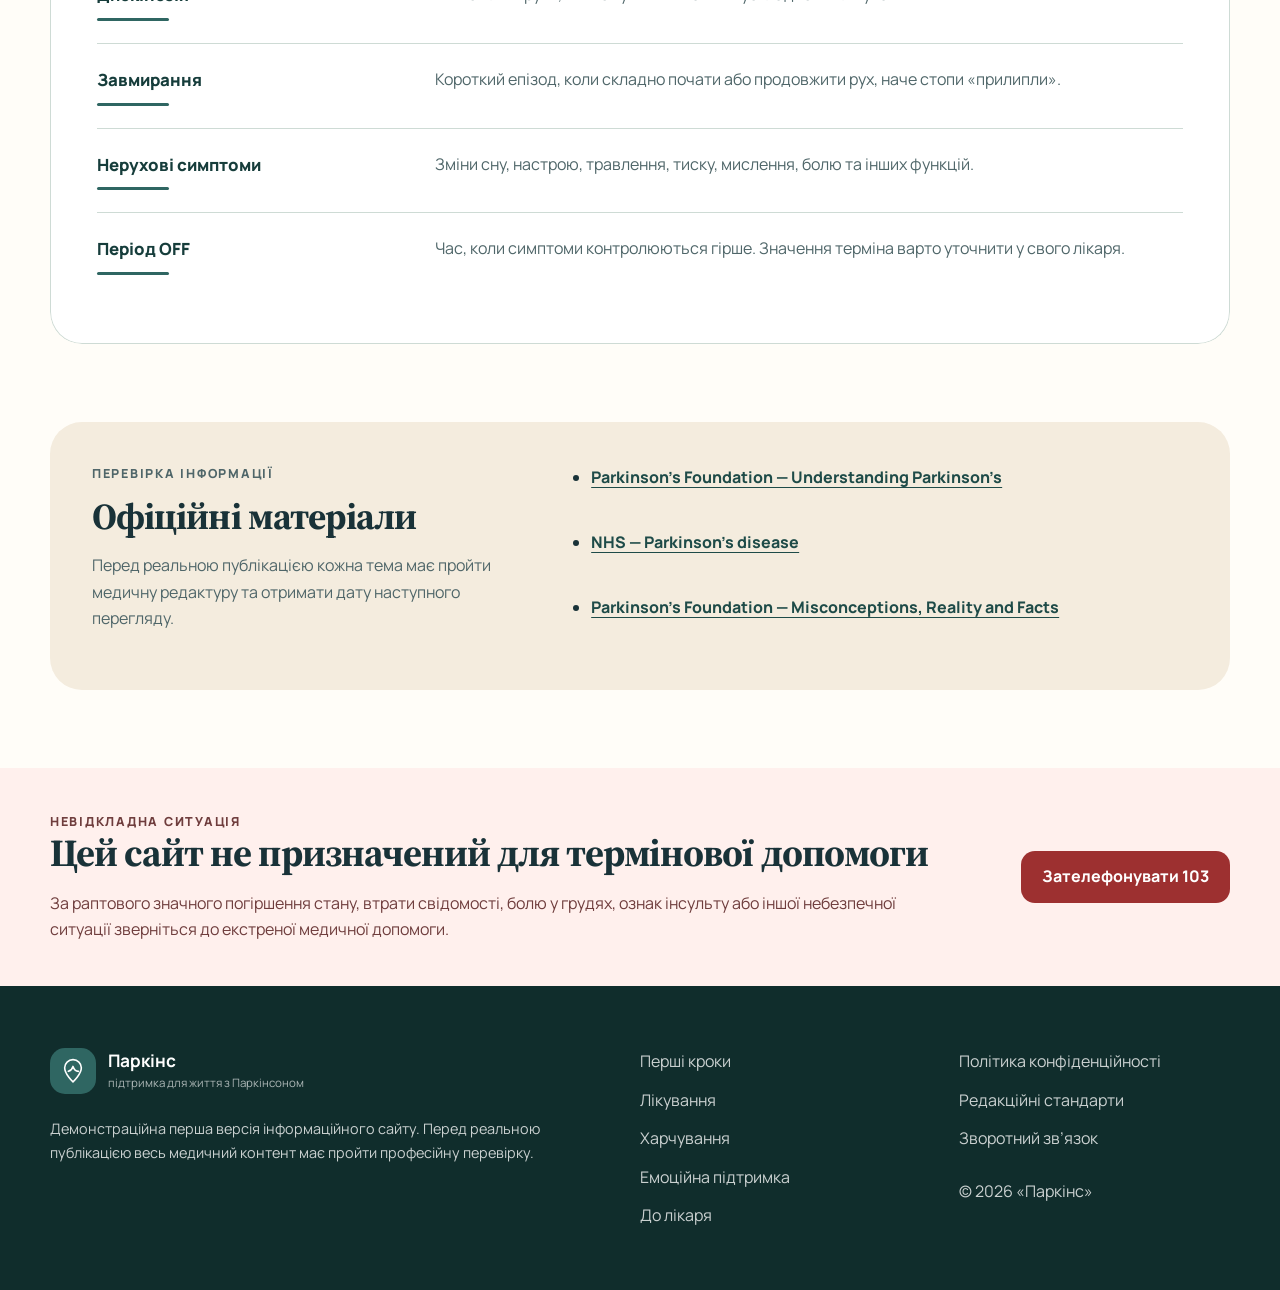
<file: understand.html>
<!DOCTYPE html>

<html lang="uk"><head><meta charset="utf-8"/><meta content="width=device-width, initial-scale=1.0" name="viewport"/><meta content="Зрозумілі матеріали про діагностику, симптоми, сон, ходьбу, мовлення, настрій, лікування та паркінсонізм." name="description"/><meta content="#2f6662" name="theme-color"/><title>Про хворобу — Паркінс</title><link href="https://fonts.googleapis.com" rel="preconnect"/><link crossorigin="" href="https://fonts.gstatic.com" rel="preconnect"/><link href="https://fonts.googleapis.com/css2?family=Manrope:wght@400;500;600;700;800&amp;family=Source+Serif+4:opsz,wght@8..60,600;8..60,700&amp;display=swap" rel="stylesheet"/><link href="styles.css" rel="stylesheet"/></head><body class="understand-page inner-page"><a class="skip-link" href="#main-content">Перейти до основного вмісту</a><div aria-label="Налаштування доступності" class="utility-bar">
<div class="container utility-bar__inner">
<p>Зрозуміла інформація. Спокійний темп. Підтримка поруч.</p>
<div class="accessibility-controls">
<button aria-label="Зменшити розмір тексту" class="utility-button" data-font-action="decrease" type="button">
          A−
        </button>
<button aria-label="Збільшити розмір тексту" class="utility-button" data-font-action="increase" type="button">
          A+
        </button>
<button aria-pressed="false" class="utility-button utility-button--text" id="contrastToggle" type="button">
          Високий контраст
        </button>
</div>
</div>
</div><header class="site-header" id="top">
<div class="container site-header__inner">
<a aria-label="Паркінс, головна сторінка" class="brand" href="index.html"><span aria-hidden="true" class="brand__mark">
<svg role="img" viewbox="0 0 48 48">
<path d="M24 7c7 0 12.5 5.5 12.5 12.3 0 9.8-12.5 21.1-12.5 21.1S11.5 29.1 11.5 19.3C11.5 12.5 17 7 24 7Z"></path>
<path d="M17 24.5c3.6-1 5.8-3.4 7-7.4 1.5 4.8 4.2 7.2 8.2 7.4"></path>
</svg>
</span><strong>Паркінс</strong><small>Інформаційний простір підтримки</small></a>
<button aria-controls="siteNavigation" aria-expanded="false" class="menu-toggle" type="button">
<span class="menu-toggle__label">Меню</span>
<span aria-hidden="true" class="menu-toggle__icon"></span>
</button>
<nav aria-label="Основна навігація" class="site-nav" id="siteNavigation"><a class="nav-mobile-only" href="first-steps.html">Перші кроки</a><a aria-current="page" href="understand.html">Про хворобу</a><a class="nav-mobile-only" href="treatment.html">Лікування</a><a href="daily-life.html">Щоденне життя</a><a class="nav-mobile-only" href="nutrition.html">Харчування</a><a href="movement.html">Рух</a><a class="nav-mobile-only" href="emotional-support.html">Емоційна підтримка</a><a class="nav-mobile-only" href="doctor-visit.html">До лікаря</a><a href="relatives.html">Для близьких</a><a href="support-ukraine.html">Допомога в Україні</a></nav>
</div>
</header><nav aria-label="Тематичні розділи сайту" class="topics-nav"><div class="container topics-nav__inner"><a href="first-steps.html">Перші кроки</a><a aria-current="page" href="understand.html">Про хворобу</a><a href="treatment.html">Лікування</a><a href="daily-life.html">Щоденне життя</a><a href="nutrition.html">Харчування</a><a href="movement.html">Рух</a><a href="emotional-support.html">Емоційна підтримка</a><a href="doctor-visit.html">До лікаря</a><a href="relatives.html">Для близьких</a><a href="support-ukraine.html">Допомога в Україні</a></div></nav><main id="main-content"><section class="section library-rubric">
<div class="container">
<nav aria-label="Навігаційний шлях" class="breadcrumbs"><a href="index.html">Головна</a><span aria-hidden="true">/</span><span aria-current="page">Про хворобу</span></nav>
<section class="disease-group library-group">
<div class="library-group__top">
<div class="library-group__intro">
<p class="eyebrow">Бібліотека</p>
<h1>Про хворобу</h1>
<p class="library-group__subtitle">Зрозуміти хворобу Паркінсона</p><p class="library-group__lead">Матеріали згруповані за життєвими ситуаціями, а не лише за медичними термінами.</p><nav aria-label="Зміст розділу" class="page-toc"><p class="page-toc__title">Зміст розділу</p><ol class="page-toc__list"><li><a href="#osnovne-pro-khvorobu">Основне про хворобу</a></li><li><a href="#iak-khvoroba-mozhe-proiavliatysia">Як хвороба може проявлятися</a></li><li><a href="#likuvannia-i-zminy-vprodovzh-dnia">Лікування і зміни впродовж дня</a></li><li><a href="#slovnyk">Словник</a></li><li><a href="#perevirka-informatsii">Перевірка інформації</a></li></ol></nav>
</div>
<aside class="page-hero__aside"><strong>Важливо</strong><p>Матеріали мають інформаційний характер і не замінюють індивідуальну консультацію фахівця.</p></aside>
</div>
<div class="library-group__search">
<div>
<p class="eyebrow">Пошук у розділі</p>
<h2>Знайдіть матеріал за темою</h2>
<p>Наприклад: сон, тремор, ходьба, мовлення або ліки.</p>
</div>
<div class="library-group__search-form">
<form class="site-search" id="siteSearch" role="search">
<label class="visually-hidden" for="searchInput">Пошук матеріалів</label>
<div class="site-search__field">
<svg aria-hidden="true" viewbox="0 0 24 24"><circle cx="11" cy="11" r="7"></circle><path d="m20 20-4-4"></path></svg>
<input autocomplete="off" id="searchInput" placeholder="Введіть тему..." type="search"/>
<button aria-label="Очистити пошук" id="searchClear" type="button">×</button>
</div>
</form>
<p aria-live="polite" class="search-status" id="searchStatus"></p>
</div>
</div>
</section>
</div>
</section><section class="section disease-directory" id="understand"><div class="container"><section class="disease-group disease-group--sage" id="osnovne-pro-khvorobu"><header class="disease-group__heading"><p class="eyebrow">Основне про хворобу</p><p>Базові поняття, діагностика та відмінності між термінами.</p></header><div class="disease-list">
<article class="disease-entry searchable" data-search="паркінсон що це діагноз перебіг">
<div aria-hidden="true" class="disease-entry__number">01</div>
<div class="disease-entry__content">
<h2>Що таке хвороба Паркінсона</h2>
<p>Що змінюється в нервовій системі, чому симптоми в людей відрізняються і чому хвороба не зводиться лише до тремору.</p>
</div>
<button class="disease-entry__action modal-trigger" data-modal="modal-parkinson" type="button">
              Читати матеріал
              <span aria-hidden="true">→</span>
</button>
</article>
<article class="disease-entry searchable" data-search="діагностика обстеження невролог аналізи">
<div aria-hidden="true" class="disease-entry__number">02</div>
<div class="disease-entry__content">
<h2>Як встановлюють діагноз</h2>
<p>Чому одного аналізу або онлайн-тесту недостатньо та що оцінює невролог під час обстеження.</p>
</div>
<button class="disease-entry__action modal-trigger" data-modal="modal-diagnosis" type="button">
              Читати матеріал
              <span aria-hidden="true">→</span>
</button>
</article>
<article class="disease-entry searchable" data-search="паркінсонізм відмінність синдром">
<div aria-hidden="true" class="disease-entry__number">03</div>
<div class="disease-entry__content">
<h2>Паркінсонізм і хвороба Паркінсона</h2>
<p>Чим відрізняється назва конкретного захворювання від загального набору подібних рухових симптомів.</p>
</div>
<button class="disease-entry__action modal-trigger" data-modal="modal-parkinsonism" type="button">
              Читати матеріал
              <span aria-hidden="true">→</span>
</button>
</article>
<article class="disease-entry searchable" data-search="міфи факти тремор активність вилікування">
<div aria-hidden="true" class="disease-entry__number">04</div>
<div class="disease-entry__content">
<h2>Міфи та факти</h2>
<p>Поширені хибні уявлення: про тремор, фізичну активність, лікування й повсякденну самостійність.</p>
</div>
<button class="disease-entry__action modal-trigger" data-modal="modal-myths" type="button">
              Читати матеріал
              <span aria-hidden="true">→</span>
</button>
</article>
</div></section><section class="disease-group disease-group--cream" id="iak-khvoroba-mozhe-proiavliatysia"><header class="disease-group__heading"><p class="eyebrow">Як хвороба може проявлятися</p><p>Рухові й нерухові зміни, які можуть впливати на повсякденне життя.</p></header><div class="disease-list">
<article class="disease-entry searchable" data-search="ходьба завмирання рівновага падіння рух">
<div aria-hidden="true" class="disease-entry__number">01</div>
<div class="disease-entry__content">
<h2>Стало важче ходити</h2>
<p>Як описати коротший крок, труднощі з початком руху, поворотами, рівновагою та епізоди завмирання.</p>
</div>
<button class="disease-entry__action modal-trigger" data-modal="modal-walking" type="button">
              Читати матеріал
              <span aria-hidden="true">→</span>
</button>
</article>
<article class="disease-entry searchable" data-search="сон безсоння втома денна сонливість ніч">
<div aria-hidden="true" class="disease-entry__number">02</div>
<div class="disease-entry__content">
<h2>Погіршився сон</h2>
<p>Нічні пробудження, яскраві сни, рухи уві сні, денна сонливість і простий щоденник спостережень.</p>
</div>
<button class="disease-entry__action modal-trigger" data-modal="modal-sleep" type="button">
              Читати матеріал
              <span aria-hidden="true">→</span>
</button>
</article>
<article class="disease-entry searchable" data-search="мовлення голос тихо говорити ковтання кашель">
<div aria-hidden="true" class="disease-entry__number">03</div>
<div class="disease-entry__content">
<h2>Змінилися голос або ковтання</h2>
<p>Коли тихіший голос, нечітке мовлення або кашель під час їжі потребують оцінки фахівця.</p>
</div>
<button class="disease-entry__action modal-trigger" data-modal="modal-speech" type="button">
              Читати матеріал
              <span aria-hidden="true">→</span>
</button>
</article>
<article class="disease-entry searchable" data-search="настрій тривога апатія депресія мотивація втома">
<div aria-hidden="true" class="disease-entry__number">04</div>
<div class="disease-entry__content">
<h2>Змінився настрій</h2>
<p>Тривога, пригнічення, апатія та втома — це важливі симптоми, а не ознака слабкості характеру.</p>
</div>
<button class="disease-entry__action modal-trigger" data-modal="modal-mood" type="button">
              Читати матеріал
              <span aria-hidden="true">→</span>
</button>
</article>
<article class="disease-entry searchable" data-search="рухові нерухові симптоми тремор скутість травлення">
<div aria-hidden="true" class="disease-entry__number">05</div>
<div class="disease-entry__content">
<h2>Рухові й нерухові симптоми</h2>
<p>Чому до загальної картини належать не лише тремор і скутість, а й сон, травлення, біль, настрій та мислення.</p>
</div>
<button class="disease-entry__action modal-trigger" data-modal="modal-symptoms" type="button">
              Читати матеріал
              <span aria-hidden="true">→</span>
</button>
</article>
</div></section><section class="disease-group disease-group--mist" id="likuvannia-i-zminy-vprodovzh-dnia"><header class="disease-group__heading"><p class="eyebrow">Лікування і зміни впродовж дня</p><p>Як фіксувати дію препаратів і коливання симптомів без самостійної зміни лікування.</p></header><div class="disease-list">
<article class="disease-entry searchable" data-search="ліки ефект побічні дія препарати">
<div aria-hidden="true" class="disease-entry__number">01</div>
<div class="disease-entry__content">
<h2>Ліки діють нерівномірно</h2>
<p>Що записати про час приймання, початок дії, посилення симптомів і нові небажані відчуття.</p>
</div>
<button class="disease-entry__action modal-trigger" data-modal="modal-medication" type="button">
              Читати матеріал
              <span aria-hidden="true">→</span>
</button>
</article>
<article class="disease-entry searchable" data-search="on off увімкнення вимкнення періоди">
<div aria-hidden="true" class="disease-entry__number">02</div>
<div class="disease-entry__content">
<h2>Періоди «увімкнення» і «вимкнення»</h2>
<p>Як описати періоди кращого й гіршого контролю симптомів та їхній зв’язок із часом приймання ліків.</p>
</div>
<button class="disease-entry__action modal-trigger" data-modal="modal-on-off" type="button">
              Читати матеріал
              <span aria-hidden="true">→</span>
</button>
</article>
</div></section><section class="disease-group glossary-group" id="slovnyk">
<header class="disease-group__heading">
<p class="eyebrow">Словник</p>
<p>Короткі пояснення допомагають читати медичні матеріали й точніше формулювати запитання.</p>
</header>
<dl class="glossary-list glossary-list--rubric"><div class="glossary-entry"><dt>Брадикінезія</dt><dd>Сповільнення рухів і труднощі з початком або послідовністю дії.</dd></div><div class="glossary-entry"><dt>Ригідність</dt><dd>Скутість і підвищений опір м’язів під час руху.</dd></div><div class="glossary-entry"><dt>Дискінезія</dt><dd>Мимовільні рухи, які можуть виникати як ускладнення лікування.</dd></div><div class="glossary-entry"><dt>Завмирання</dt><dd>Короткий епізод, коли складно почати або продовжити рух, наче стопи «прилипли».</dd></div><div class="glossary-entry"><dt>Нерухові симптоми</dt><dd>Зміни сну, настрою, травлення, тиску, мислення, болю та інших функцій.</dd></div><div class="glossary-entry"><dt>Період OFF</dt><dd>Час, коли симптоми контролюються гірше. Значення терміна варто уточнити у свого лікаря.</dd></div></dl>
</section></div></section><section class="section section--compact understand-sources" id="perevirka-informatsii">
<div class="container flat-source-band">
<div>
<p class="eyebrow">Перевірка інформації</p>
<h2>Офіційні матеріали</h2>
<p>Перед реальною публікацією кожна тема має пройти медичну редактуру та отримати дату наступного перегляду.</p>
</div>
<ul>
<li><a href="https://www.parkinson.org/understanding-parkinsons" rel="noopener noreferrer" target="_blank">Parkinson’s Foundation — Understanding Parkinson’s</a></li>
<li><a href="https://www.nhs.uk/conditions/parkinsons-disease/" rel="noopener noreferrer" target="_blank">NHS — Parkinson’s disease</a></li>
<li><a href="https://www.parkinson.org/library/fact-sheets/misconceptions" rel="noopener noreferrer" target="_blank">Parkinson’s Foundation — Misconceptions, Reality and Facts</a></li>
</ul>
</div>
</section></main><section class="section section--emergency">
<div class="container emergency-panel">
<div>
<p class="eyebrow">Невідкладна ситуація</p>
<h2>Цей сайт не призначений для термінової допомоги</h2>
<p>
            За раптового значного погіршення стану, втрати свідомості,
            болю у грудях, ознак інсульту або іншої небезпечної ситуації
            зверніться до екстреної медичної допомоги.
          </p>
</div>
<a class="button button--danger" href="tel:103">Зателефонувати 103</a>
</div>
</section><div aria-labelledby="modal-parkinson-title" aria-modal="true" class="modal" hidden="" id="modal-parkinson" role="dialog">
<div class="modal__backdrop" data-modal-close=""></div>
<div class="modal__dialog modal__dialog--article" role="document">
<button aria-label="Закрити" class="modal__close" data-modal-close="" type="button">×</button>
<p class="eyebrow">Медична інформація</p>
<h2 id="modal-parkinson-title">Що таке хвороба Паркінсона</h2>
<div class="modal__article-body">
<p>Хвороба Паркінсона — це неврологічне захворювання, яке поступово впливає на системи мозку, пов’язані з рухом та іншими функціями організму.</p>
<p>Вона може проявлятися сповільненням рухів, скутістю, тремором або порушенням рівноваги. Також можливі зміни сну, настрою, травлення, мовлення, мислення та артеріального тиску.</p>
<div class="info-box"><strong>Важливо:</strong> набір симптомів і темп змін індивідуальні. Не всі люди мають однакові прояви.</div>
</div>
</div>
</div><div aria-labelledby="modal-diagnosis-title" aria-modal="true" class="modal" hidden="" id="modal-diagnosis" role="dialog">
<div class="modal__backdrop" data-modal-close=""></div>
<div class="modal__dialog modal__dialog--article" role="document">
<button aria-label="Закрити" class="modal__close" data-modal-close="" type="button">×</button>
<p class="eyebrow">Діагностика</p>
<h2 id="modal-diagnosis-title">Як встановлюють діагноз</h2>
<div class="modal__article-body">
<p>Діагноз зазвичай ґрунтується на історії симптомів, неврологічному огляді, оцінці рухів і реакції на лікування. Єдиного лабораторного тесту, який самостійно підтверджує хворобу Паркінсона, немає.</p>
<p>Додаткові обстеження можуть бути потрібні, щоб виключити інші причини симптомів. Їхній перелік визначає лікар з урахуванням конкретної ситуації.</p>
<ul><li>Підготуйте перелік симптомів і час їх появи.</li><li>Візьміть список усіх препаратів.</li><li>Згадайте падіння, зміни сну, настрою та мислення.</li></ul>
</div>
</div>
</div><div aria-labelledby="modal-parkinsonism-title" aria-modal="true" class="modal" hidden="" id="modal-parkinsonism" role="dialog">
<div class="modal__backdrop" data-modal-close=""></div>
<div class="modal__dialog modal__dialog--article" role="document">
<button aria-label="Закрити" class="modal__close" data-modal-close="" type="button">×</button>
<p class="eyebrow">Терміни</p>
<h2 id="modal-parkinsonism-title">Паркінсонізм і хвороба Паркінсона</h2>
<div class="modal__article-body">
<p><strong>Паркінсонізм</strong> — це назва набору симптомів, до якого можуть входити сповільнення рухів, скутість, тремор і порушення рівноваги.</p>
<p><strong>Хвороба Паркінсона</strong> є однією з можливих причин паркінсонізму. Подібні прояви можуть виникати й за інших неврологічних станів або під впливом окремих препаратів.</p>
<div class="info-box">Точне розрізнення проводить невролог. Не варто визначати тип захворювання лише за окремим симптомом.</div>
</div>
</div>
</div><div aria-labelledby="modal-myths-title" aria-modal="true" class="modal" hidden="" id="modal-myths" role="dialog">
<div class="modal__backdrop" data-modal-close=""></div>
<div class="modal__dialog modal__dialog--article" role="document">
<button aria-label="Закрити" class="modal__close" data-modal-close="" type="button">×</button>
<p class="eyebrow">Міфи та факти</p>
<h2 id="modal-myths-title">Міфи та факти</h2>
<div class="modal__article-body">
<dl class="modal-facts">
<div><dt>Міф: тремор є в усіх.</dt><dd>Ні. У частини людей він може бути незначним або не бути головним симптомом.</dd></div>
<div><dt>Міф: після діагнозу потрібно уникати руху.</dt><dd>Посильна фізична активність зазвичай є важливою частиною допомоги, але її потрібно підбирати безпечно.</dd></div>
<div><dt>Міф: кожне погіршення означає швидке прогресування.</dt><dd>На самопочуття можуть впливати сон, стрес, інфекція, час приймання ліків та інші чинники.</dd></div>
<div><dt>Міф: допомога означає повну втрату самостійності.</dt><dd>Правильно підібрана підтримка може, навпаки, допомогти довше залишатися самостійним.</dd></div>
</dl>
</div>
</div>
</div><div aria-labelledby="modal-walking-title" aria-modal="true" class="modal" hidden="" id="modal-walking" role="dialog">
<div class="modal__backdrop" data-modal-close=""></div>
<div class="modal__dialog modal__dialog--article" role="document">
<button aria-label="Закрити" class="modal__close" data-modal-close="" type="button">×</button>
<p class="eyebrow">Ходьба і рівновага</p>
<h2 id="modal-walking-title">Стало важче ходити</h2>
<div class="modal__article-body">
<p>Зміни ходи можуть проявлятися коротшими кроками, зменшенням рухів рук, труднощами під час повороту або відчуттям, наче стопи ненадовго «прилипли» до підлоги.</p>
<h3>Що варто записати</h3>
<ul><li>Де виникає складність: біля дверей, у вузькому проході, під час старту чи повороту.</li><li>Чи були падіння або майже падіння.</li><li>У який час дня ходити легше або складніше.</li><li>Чи пов’язано це з часом приймання препаратів.</li></ul>
<p>Обговоріть зміни з лікарем або фізичним терапевтом. Не тягніть людину силою під час завмирання.</p>
</div>
</div>
</div><div aria-labelledby="modal-sleep-title" aria-modal="true" class="modal" hidden="" id="modal-sleep" role="dialog">
<div class="modal__backdrop" data-modal-close=""></div>
<div class="modal__dialog modal__dialog--article" role="document">
<button aria-label="Закрити" class="modal__close" data-modal-close="" type="button">×</button>
<p class="eyebrow">Сон</p>
<h2 id="modal-sleep-title">Погіршився сон</h2>
<div class="modal__article-body">
<p>Проблеми зі сном можуть включати труднощі із засинанням, часті пробудження, незвичні активні рухи уві сні або виражену сонливість удень.</p>
<h3>Що записувати</h3>
<ul><li>Час засинання і пробудження.</li><li>Кількість нічних пробуджень.</li><li>Денну сонливість або раптове засинання.</li><li>Розповіді близьких про крики, розмови чи активні рухи уві сні.</li></ul>
<div class="info-box">За раптового засинання не керуйте автомобілем і не працюйте з небезпечними механізмами. Повідомте лікаря.</div>
</div>
</div>
</div><div aria-labelledby="modal-speech-title" aria-modal="true" class="modal" hidden="" id="modal-speech" role="dialog">
<div class="modal__backdrop" data-modal-close=""></div>
<div class="modal__dialog modal__dialog--article" role="document">
<button aria-label="Закрити" class="modal__close" data-modal-close="" type="button">×</button>
<p class="eyebrow">Мовлення і ковтання</p>
<h2 id="modal-speech-title">Змінилися голос або ковтання</h2>
<div class="modal__article-body">
<p>Голос може стати тихішим, монотонним або менш чітким. Людині може бути складніше підтримувати достатню гучність у довгій розмові.</p>
<h3>Ознаки проблем із ковтанням</h3>
<ul><li>Кашель або покашлювання під час їжі чи пиття.</li><li>«Вологе» звучання голосу після ковтка.</li><li>Їжа залишається в роті.</li><li>Прийом їжі став значно довшим або зменшилася вага.</li></ul>
<p>Такі зміни потрібно обговорити з лікарем і фахівцем із мовлення та ковтання. Не змінюйте консистенцію їжі навмання.</p>
</div>
</div>
</div><div aria-labelledby="modal-mood-title" aria-modal="true" class="modal" hidden="" id="modal-mood" role="dialog">
<div class="modal__backdrop" data-modal-close=""></div>
<div class="modal__dialog modal__dialog--article" role="document">
<button aria-label="Закрити" class="modal__close" data-modal-close="" type="button">×</button>
<p class="eyebrow">Емоційний стан</p>
<h2 id="modal-mood-title">Змінився настрій</h2>
<div class="modal__article-body">
<p>Тривога, депресивні прояви, апатія та втома можуть бути пов’язані як із реакцією на діагноз, так і з перебігом захворювання.</p>
<ul><li><strong>Тривога:</strong> постійне напруження, страх або уникання справ.</li><li><strong>Апатія:</strong> складно почати дію навіть без вираженого смутку.</li><li><strong>Депресивні прояви:</strong> тривале пригнічення, безнадія або втрата задоволення.</li></ul>
<p>Запишіть, коли зміни почалися й як впливають на сон, харчування та повсякденні справи. За думок про самопошкодження потрібна негайна допомога.</p>
</div>
</div>
</div><div aria-labelledby="modal-symptoms-title" aria-modal="true" class="modal" hidden="" id="modal-symptoms" role="dialog">
<div class="modal__backdrop" data-modal-close=""></div>
<div class="modal__dialog modal__dialog--article" role="document">
<button aria-label="Закрити" class="modal__close" data-modal-close="" type="button">×</button>
<p class="eyebrow">Симптоми</p>
<h2 id="modal-symptoms-title">Рухові й нерухові симптоми</h2>
<div class="modal__article-body">
<div class="modal-columns">
<div><h3>Рухові</h3><ul><li>Сповільнення рухів.</li><li>Скутість.</li><li>Тремор.</li><li>Зміни ходи, постави й рівноваги.</li><li>Мимовільні рухи, пов’язані з лікуванням.</li></ul></div>
<div><h3>Нерухові</h3><ul><li>Порушення сну.</li><li>Тривога, апатія або пригнічення.</li><li>Закрепи та інші зміни травлення.</li><li>Запаморочення, біль, втома.</li><li>Зміни пам’яті, уваги або мислення.</li></ul></div>
</div>
<p>Не всі симптоми обов’язково пов’язані з Паркінсоном. Нові або різкі зміни потрібно оцінювати окремо.</p>
</div>
</div>
</div><div aria-labelledby="modal-medication-title" aria-modal="true" class="modal" hidden="" id="modal-medication" role="dialog">
<div class="modal__backdrop" data-modal-close=""></div>
<div class="modal__dialog modal__dialog--article" role="document">
<button aria-label="Закрити" class="modal__close" data-modal-close="" type="button">×</button>
<p class="eyebrow">Лікування</p>
<h2 id="modal-medication-title">Ліки діють нерівномірно</h2>
<div class="modal__article-body">
<p>Дія препаратів може змінюватися протягом дня. Для лікаря корисний не загальний висновок «не допомагає», а конкретний часовий опис.</p>
<ul><li>Назва й точний час приймання препарату.</li><li>Коли відчули початок дії.</li><li>Які симптоми полегшилися або повернулися.</li><li>Чи з’явилися нудота, сонливість, запаморочення, мимовільні рухи або зміни поведінки.</li></ul>
<div class="info-box"><strong>Не змінюйте дозу чи графік самостійно.</strong> Використайте нотатки під час консультації.</div>
</div>
</div>
</div><div aria-labelledby="modal-on-off-title" aria-modal="true" class="modal" hidden="" id="modal-on-off" role="dialog">
<div class="modal__backdrop" data-modal-close=""></div>
<div class="modal__dialog modal__dialog--article" role="document">
<button aria-label="Закрити" class="modal__close" data-modal-close="" type="button">×</button>
<p class="eyebrow">Періоди ON/OFF</p>
<h2 id="modal-on-off-title">Періоди «увімкнення» і «вимкнення»</h2>
<div class="modal__article-body">
<p><strong>Період ON</strong> зазвичай означає час, коли призначене лікування краще контролює рухові симптоми. <strong>Період OFF</strong> — коли симптоми повертаються або посилюються.</p>
<p>У різних людей ці періоди можуть проявлятися по-різному. Важливо записувати не лише рухові зміни, а й тривогу, біль, втому або інші відчуття.</p>
<h3>Корисний запис</h3>
<p>Час приймання → час початку полегшення → тривалість кращого стану → час і характер погіршення.</p>
</div>
</div>
</div><footer class="site-footer">
<div class="container site-footer__grid">
<div>
<a aria-label="Паркінс, головна сторінка" class="brand brand--footer" href="index.html">
<span aria-hidden="true" class="brand__mark">
<svg viewbox="0 0 48 48">
<path d="M24 7c7 0 12.5 5.5 12.5 12.3 0 9.8-12.5 21.1-12.5 21.1S11.5 29.1 11.5 19.3C11.5 12.5 17 7 24 7Z"></path>
<path d="M17 24.5c3.6-1 5.8-3.4 7-7.4 1.5 4.8 4.2 7.2 8.2 7.4"></path>
</svg>
</span>
<span>
<strong>Паркінс</strong>
<small>підтримка для життя з Паркінсоном</small>
</span>
</a>
<p class="site-footer__note">
          Демонстраційна перша версія інформаційного сайту. Перед реальною
          публікацією весь медичний контент має пройти професійну перевірку.
        </p>
</div>
<nav aria-label="Навігація в підвалі" class="footer-nav"><a href="first-steps.html">Перші кроки</a><a href="treatment.html">Лікування</a><a href="nutrition.html">Харчування</a><a href="emotional-support.html">Емоційна підтримка</a><a href="doctor-visit.html">До лікаря</a></nav>
<div class="footer-meta">
<a href="index.html">Політика конфіденційності</a>
<a href="index.html">Редакційні стандарти</a>
<a href="index.html">Зворотний зв’язок</a>
<p>© <span id="currentYear"></span> «Паркінс»</p>
</div>
</div>
</footer><script src="script.js"></script></body></html>
</file>
<file: styles.css>
/* ==========================================================================
   Паркінс — стилі першої версії
   ========================================================================== */

:root {
  --font-scale: 1;
  --font-sans: "Manrope", system-ui, -apple-system, BlinkMacSystemFont, "Segoe UI", sans-serif;
  --font-serif: "Source Serif 4", Georgia, serif;

  --ink: #193238;
  --ink-soft: #4f6669;
  --surface: #fffdf8;
  --surface-soft: #f3f7f3;
  --surface-muted: #e5efe9;
  --brand: #2f6662;
  --brand-dark: #1e4b48;
  --brand-deep: #163d3b;
  --brand-light: #dcebe5;
  --accent: #d89f52;
  --danger: #9d3030;
  --danger-soft: #fff0ed;
  --white: #ffffff;
  --border: #cedbd5;
  --shadow: 0 18px 45px rgba(25, 50, 56, 0.10);
  --shadow-soft: 0 10px 28px rgba(25, 50, 56, 0.07);
  --radius-sm: 12px;
  --radius-md: 20px;
  --radius-lg: 32px;
  --container: 1180px;
  --transition: 180ms ease;
}

html {
  scroll-behavior: smooth;
  scroll-padding-top: 112px;
  font-size: calc(16px * var(--font-scale));
}

*,
*::before,
*::after {
  box-sizing: border-box;
}

body {
  margin: 0;
  min-width: 320px;
  color: var(--ink);
  background: var(--surface);
  font-family: var(--font-sans);
  line-height: 1.65;
  text-rendering: optimizeLegibility;
}

body.is-modal-open {
  overflow: hidden;
}

a {
  color: inherit;
}

button,
input {
  font: inherit;
}

button,
a {
  -webkit-tap-highlight-color: transparent;
}

img,
svg {
  display: block;
  max-width: 100%;
}

button:focus-visible,
a:focus-visible,
input:focus-visible {
  outline: 4px solid rgba(216, 159, 82, 0.55);
  outline-offset: 3px;
}

.container {
  width: min(calc(100% - 40px), var(--container));
  margin-inline: auto;
}

.skip-link {
  position: fixed;
  z-index: 9999;
  top: 12px;
  left: 12px;
  transform: translateY(-180%);
  padding: 12px 18px;
  border-radius: 10px;
  color: var(--white);
  background: var(--brand-deep);
  font-weight: 700;
  transition: transform var(--transition);
}

.skip-link:focus {
  transform: translateY(0);
}

.visually-hidden {
  position: absolute !important;
  width: 1px !important;
  height: 1px !important;
  padding: 0 !important;
  margin: -1px !important;
  overflow: hidden !important;
  clip: rect(0, 0, 0, 0) !important;
  white-space: nowrap !important;
  border: 0 !important;
}

.utility-bar {
  color: var(--white);
  background: var(--brand-deep);
  font-size: 0.88rem;
}

.utility-bar__inner {
  min-height: 44px;
  display: flex;
  align-items: center;
  justify-content: space-between;
  gap: 24px;
}

.utility-bar p {
  margin: 0;
}

.accessibility-controls {
  display: flex;
  align-items: center;
  gap: 8px;
}

.utility-button {
  min-width: 40px;
  min-height: 34px;
  border: 1px solid rgba(255, 255, 255, 0.35);
  border-radius: 8px;
  color: var(--white);
  background: transparent;
  cursor: pointer;
  font-weight: 700;
}

.utility-button:hover {
  background: rgba(255, 255, 255, 0.12);
}

.utility-button--text {
  padding-inline: 12px;
  font-size: 0.82rem;
}

.site-header {
  position: sticky;
  z-index: 1000;
  top: 0;
  border-bottom: 1px solid rgba(206, 219, 213, 0.8);
  background: rgba(255, 253, 248, 0.96);
  backdrop-filter: blur(14px);
}

.site-header__inner {
  min-height: 84px;
  display: flex;
  align-items: center;
  justify-content: space-between;
  gap: 32px;
}

.brand {
  display: inline-flex;
  align-items: center;
  gap: 12px;
  color: var(--brand-deep);
  text-decoration: none;
}

.brand__mark {
  width: 46px;
  height: 46px;
  flex: 0 0 auto;
  display: grid;
  place-items: center;
  border-radius: 15px;
  color: var(--white);
  background: var(--brand);
}

.brand__mark svg {
  width: 32px;
  height: 32px;
  fill: none;
  stroke: currentColor;
  stroke-width: 2.4;
  stroke-linecap: round;
  stroke-linejoin: round;
}

.brand strong,
.brand small {
  display: block;
}

.brand strong {
  font-size: 1.08rem;
  line-height: 1.2;
}

.brand small {
  margin-top: 2px;
  color: var(--ink-soft);
  font-size: 0.72rem;
}

.site-nav {
  display: flex;
  align-items: center;
  gap: clamp(16px, 2.2vw, 30px);
}

.site-nav a {
  position: relative;
  color: var(--ink);
  text-decoration: none;
  font-size: 0.92rem;
  font-weight: 650;
}

.site-nav a::after {
  content: "";
  position: absolute;
  right: 0;
  bottom: -8px;
  left: 0;
  height: 2px;
  transform: scaleX(0);
  background: var(--brand);
  transition: transform var(--transition);
}

.site-nav a:hover::after {
  transform: scaleX(1);
}

.menu-toggle {
  display: none;
  min-width: 54px;
  min-height: 48px;
  border: 1px solid var(--border);
  border-radius: var(--radius-sm);
  color: var(--ink);
  background: var(--white);
  cursor: pointer;
}

.menu-toggle__label {
  font-weight: 700;
}

.menu-toggle__icon {
  position: relative;
  width: 22px;
  height: 2px;
  margin-left: 10px;
  background: currentColor;
}

.menu-toggle__icon::before,
.menu-toggle__icon::after {
  content: "";
  position: absolute;
  left: 0;
  width: 22px;
  height: 2px;
  background: currentColor;
}

.menu-toggle__icon::before {
  top: -7px;
}

.menu-toggle__icon::after {
  top: 7px;
}

.hero {
  position: relative;
  overflow: hidden;
  padding: clamp(76px, 9vw, 126px) 0;
  background:
    radial-gradient(circle at 70% 28%, rgba(220, 235, 229, 0.8), transparent 29%),
    linear-gradient(135deg, #fffdf8 0%, #f6f2e8 55%, #eef5ef 100%);
}

.hero__decor {
  position: absolute;
  border: 1px solid rgba(47, 102, 98, 0.15);
  border-radius: 50%;
  pointer-events: none;
}

.hero__decor--one {
  top: -180px;
  right: -120px;
  width: 460px;
  height: 460px;
}

.hero__decor--two {
  right: 18%;
  bottom: -110px;
  width: 230px;
  height: 230px;
}

.hero__grid {
  position: relative;
  z-index: 1;
  display: grid;
  grid-template-columns: minmax(0, 1.35fr) minmax(330px, 0.65fr);
  gap: clamp(42px, 7vw, 92px);
  align-items: center;
}

.eyebrow {
  margin: 0 0 12px;
  color: var(--brand);
  font-size: 0.78rem;
  font-weight: 800;
  letter-spacing: 0.14em;
  text-transform: uppercase;
}

h1,
h2,
h3,
p {
  overflow-wrap: break-word;
}

h1,
h2 {
  font-family: var(--font-serif);
  letter-spacing: -0.025em;
}

h1 {
  max-width: 820px;
  margin: 0;
  font-size: clamp(2.75rem, 6vw, 5.4rem);
  line-height: 0.98;
}

h2 {
  margin: 0;
  font-size: clamp(2rem, 4vw, 3.35rem);
  line-height: 1.08;
}

h3 {
  margin: 0;
  font-size: 1.18rem;
  line-height: 1.35;
}

.hero__lead {
  max-width: 720px;
  margin: 28px 0 0;
  color: var(--ink-soft);
  font-size: clamp(1.05rem, 2vw, 1.24rem);
}

.hero__actions {
  display: flex;
  flex-wrap: wrap;
  gap: 14px;
  margin-top: 34px;
}

.button {
  min-height: 52px;
  display: inline-flex;
  align-items: center;
  justify-content: center;
  padding: 12px 20px;
  border: 1px solid transparent;
  border-radius: 14px;
  text-decoration: none;
  cursor: pointer;
  font-weight: 750;
  line-height: 1.2;
  transition:
    transform var(--transition),
    background var(--transition),
    border-color var(--transition);
}

.button:hover {
  transform: translateY(-2px);
}

.button--primary {
  color: var(--white);
  background: var(--brand);
}

.button--primary:hover {
  background: var(--brand-dark);
}

.button--secondary {
  border-color: var(--brand);
  color: var(--brand-dark);
  background: transparent;
}

.button--secondary:hover {
  background: var(--brand-light);
}

.button--light {
  color: var(--brand-deep);
  background: var(--white);
}

.button--danger {
  color: var(--white);
  background: var(--danger);
}

.medical-note {
  max-width: 650px;
  margin: 22px 0 0;
  color: var(--ink-soft);
  font-size: 0.88rem;
}

.hero-card {
  padding: clamp(28px, 4vw, 42px);
  border: 1px solid rgba(47, 102, 98, 0.16);
  border-radius: var(--radius-lg);
  background: rgba(255, 255, 255, 0.82);
  box-shadow: var(--shadow);
  backdrop-filter: blur(10px);
}

.hero-card__icon {
  width: 66px;
  height: 66px;
  margin-bottom: 22px;
  color: var(--brand);
}

.hero-card__icon svg {
  fill: none;
  stroke: currentColor;
  stroke-width: 2.2;
  stroke-linecap: round;
}

.hero-card h2 {
  font-size: 1.8rem;
}

.action-list {
  display: grid;
  gap: 10px;
  margin: 22px 0 0;
  padding: 0;
  list-style: none;
}

.action-list a {
  min-height: 50px;
  display: flex;
  align-items: center;
  justify-content: space-between;
  gap: 16px;
  padding: 10px 14px;
  border-radius: 12px;
  color: var(--brand-deep);
  background: var(--surface-soft);
  text-decoration: none;
  font-weight: 700;
}

.action-list a::after {
  content: "→";
  font-size: 1.25rem;
}

.action-list a:hover {
  background: var(--brand-light);
}

.section {
  padding: clamp(78px, 9vw, 122px) 0;
}

.section--compact {
  padding: clamp(54px, 7vw, 78px) 0;
}

.section--tinted {
  background: var(--surface-soft);
}

.section--deep {
  color: var(--white);
  background:
    linear-gradient(rgba(22, 61, 59, 0.94), rgba(22, 61, 59, 0.94)),
    radial-gradient(circle at 85% 20%, #5c8d83 0, transparent 28%);
}

.section--emergency {
  padding: 44px 0;
  background: var(--danger-soft);
}

.section-heading {
  display: grid;
  grid-template-columns: minmax(0, 1.1fr) minmax(280px, 0.65fr);
  gap: 48px;
  align-items: end;
  margin-bottom: 44px;
}

.section-heading > p {
  margin: 0;
  color: var(--ink-soft);
  font-size: 1rem;
}

.section-heading--light > p,
.section-heading--light .eyebrow {
  color: rgba(255, 255, 255, 0.78);
}

.search-panel {
  display: grid;
  grid-template-columns: minmax(0, 1fr) minmax(320px, 0.8fr);
  gap: 40px;
  align-items: center;
  padding: clamp(28px, 4vw, 44px);
  border: 1px solid var(--border);
  border-radius: var(--radius-md);
  background: var(--white);
  box-shadow: var(--shadow-soft);
}

.search-panel h2 {
  font-size: clamp(1.65rem, 3vw, 2.45rem);
}

.search-panel p {
  margin: 12px 0 0;
  color: var(--ink-soft);
}

.site-search__field {
  position: relative;
  display: flex;
  align-items: center;
}

.site-search__field svg {
  position: absolute;
  left: 18px;
  width: 22px;
  height: 22px;
  fill: none;
  stroke: var(--brand);
  stroke-width: 2;
  pointer-events: none;
}

.site-search input {
  width: 100%;
  min-height: 58px;
  padding: 12px 52px;
  border: 2px solid var(--border);
  border-radius: 14px;
  color: var(--ink);
  background: var(--surface);
}

.site-search input:focus {
  border-color: var(--brand);
}

.site-search button {
  position: absolute;
  right: 8px;
  width: 42px;
  height: 42px;
  border: 0;
  border-radius: 10px;
  color: var(--ink-soft);
  background: transparent;
  cursor: pointer;
  font-size: 1.65rem;
}

.site-search button:hover {
  background: var(--surface-muted);
}

.search-status {
  min-height: 1.5em;
  margin: 16px 6px 0;
  color: var(--ink-soft);
  font-weight: 700;
}

.steps-grid,
.topic-grid,
.support-grid,
.resource-grid,
.exercise-grid {
  display: grid;
  gap: 20px;
}

.steps-grid {
  grid-template-columns: repeat(4, minmax(0, 1fr));
}

.step-card {
  min-height: 290px;
  display: flex;
  flex-direction: column;
  padding: 26px;
  border: 1px solid var(--border);
  border-radius: var(--radius-md);
  background: var(--white);
  box-shadow: var(--shadow-soft);
}

.step-card__number {
  margin-bottom: 38px;
  color: var(--accent);
  font-family: var(--font-serif);
  font-size: 2.1rem;
  font-weight: 700;
}

.step-card p {
  margin: 14px 0 24px;
  color: var(--ink-soft);
}

.step-card a {
  margin-top: auto;
  color: var(--brand-dark);
  font-weight: 800;
}

.topic-grid {
  grid-template-columns: repeat(3, minmax(0, 1fr));
}

.topic-card {
  min-height: 300px;
  display: flex;
  flex-direction: column;
  padding: 28px;
  border: 1px solid transparent;
  border-radius: var(--radius-md);
  background: var(--white);
  box-shadow: var(--shadow-soft);
  transition:
    transform var(--transition),
    border-color var(--transition);
}

.topic-card:hover {
  transform: translateY(-4px);
  border-color: var(--brand-light);
}

.topic-card__icon {
  width: 52px;
  height: 52px;
  display: grid;
  place-items: center;
  margin-bottom: 28px;
  border-radius: 16px;
  color: var(--brand-dark);
  background: var(--brand-light);
  font-weight: 800;
}

.topic-card p {
  margin: 14px 0 24px;
  color: var(--ink-soft);
}

.text-button {
  align-self: flex-start;
  margin-top: auto;
  padding: 0;
  border: 0;
  color: var(--brand-dark);
  background: transparent;
  cursor: pointer;
  font-weight: 800;
  text-decoration: underline;
  text-underline-offset: 5px;
}

.accordion-list {
  display: grid;
  gap: 14px;
}

.accordion {
  border: 1px solid var(--border);
  border-radius: 16px;
  background: var(--white);
  overflow: hidden;
}

.accordion__button {
  width: 100%;
  min-height: 72px;
  display: flex;
  align-items: center;
  justify-content: space-between;
  gap: 24px;
  padding: 18px 22px;
  border: 0;
  color: var(--ink);
  background: transparent;
  cursor: pointer;
  text-align: left;
  font-weight: 800;
}

.accordion__button:hover {
  background: var(--surface-soft);
}

.accordion__icon {
  position: relative;
  width: 22px;
  height: 22px;
  flex: 0 0 auto;
}

.accordion__icon::before,
.accordion__icon::after {
  content: "";
  position: absolute;
  top: 10px;
  left: 2px;
  width: 18px;
  height: 2px;
  background: var(--brand);
  transition: transform var(--transition);
}

.accordion__icon::after {
  transform: rotate(90deg);
}

.accordion__button[aria-expanded="true"] .accordion__icon::after {
  transform: rotate(0);
}

.accordion__panel {
  border-top: 1px solid var(--border);
}

.accordion__content {
  padding: 24px;
  color: var(--ink-soft);
}

.accordion__content p {
  margin-top: 0;
}

.accordion__content ul {
  margin-bottom: 0;
}

.exercise-filters {
  display: flex;
  flex-wrap: wrap;
  gap: 10px;
  margin-bottom: 30px;
}

.filter-button {
  min-height: 44px;
  padding: 9px 16px;
  border: 1px solid rgba(255, 255, 255, 0.35);
  border-radius: 999px;
  color: var(--white);
  background: transparent;
  cursor: pointer;
  font-weight: 700;
}

.filter-button:hover,
.filter-button.is-active {
  color: var(--brand-deep);
  background: var(--white);
}

.exercise-grid {
  grid-template-columns: repeat(3, minmax(0, 1fr));
}

.exercise-card {
  min-height: 310px;
  display: flex;
  flex-direction: column;
  padding: 28px;
  border: 1px solid rgba(255, 255, 255, 0.18);
  border-radius: var(--radius-md);
  background: rgba(255, 255, 255, 0.08);
}

.exercise-card__tag {
  align-self: flex-start;
  margin-bottom: 36px;
  padding: 6px 10px;
  border-radius: 999px;
  color: var(--brand-deep);
  background: #dbe9de;
  font-size: 0.78rem;
  font-weight: 800;
}

.exercise-card p {
  margin: 14px 0 26px;
  color: rgba(255, 255, 255, 0.76);
}

.exercise-card .button {
  align-self: flex-start;
  margin-top: auto;
}

.safety-banner {
  margin-top: 28px;
  padding: 18px 22px;
  border: 1px solid rgba(255, 255, 255, 0.2);
  border-radius: 14px;
  color: rgba(255, 255, 255, 0.9);
  background: rgba(0, 0, 0, 0.12);
}

.doctor-card {
  display: grid;
  grid-template-columns: minmax(0, 1.25fr) minmax(300px, 0.65fr);
  border: 1px solid var(--border);
  border-radius: var(--radius-lg);
  overflow: hidden;
  box-shadow: var(--shadow);
}

.doctor-card__content,
.doctor-card__aside {
  padding: clamp(30px, 5vw, 58px);
}

.doctor-card__content {
  background: var(--white);
}

.doctor-card__content > p {
  color: var(--ink-soft);
}

.doctor-card__aside {
  color: var(--white);
  background: var(--brand);
}

.doctor-card__aside p {
  color: rgba(255, 255, 255, 0.82);
}

.doctor-card__aside .button {
  margin-top: 16px;
  color: var(--brand-deep);
  background: var(--white);
}

.checklist {
  display: grid;
  gap: 14px;
  margin-top: 28px;
}

.checklist label {
  min-height: 52px;
  display: flex;
  align-items: center;
  gap: 14px;
  padding: 12px 14px;
  border-radius: 12px;
  background: var(--surface-soft);
  cursor: pointer;
  font-weight: 650;
}

.checklist input {
  width: 22px;
  height: 22px;
  flex: 0 0 auto;
  accent-color: var(--brand);
}

.support-grid {
  grid-template-columns: repeat(3, minmax(0, 1fr));
}

.support-card {
  padding: 28px;
  border-left: 5px solid var(--accent);
  border-radius: 0 var(--radius-md) var(--radius-md) 0;
  background: var(--white);
  box-shadow: var(--shadow-soft);
}

.support-card p {
  margin-bottom: 0;
  color: var(--ink-soft);
}

.resource-grid {
  grid-template-columns: repeat(2, minmax(0, 1fr));
}

.resource-card {
  padding: 30px;
  border: 1px solid var(--border);
  border-radius: var(--radius-md);
  background: var(--white);
}

.resource-card__label {
  display: inline-flex;
  margin-bottom: 24px;
  padding: 5px 10px;
  border-radius: 999px;
  color: var(--brand-dark);
  background: var(--brand-light);
  font-size: 0.76rem;
  font-weight: 800;
}

.resource-card p {
  color: var(--ink-soft);
}

.disabled-link {
  display: inline-block;
  margin-top: 10px;
  color: var(--ink-soft);
  cursor: not-allowed;
  font-weight: 750;
  text-decoration: none;
}

.editorial-banner {
  display: grid;
  grid-template-columns: minmax(0, 0.8fr) minmax(0, 1.1fr);
  gap: 44px;
  align-items: center;
  padding: clamp(30px, 5vw, 52px);
  border-radius: var(--radius-lg);
  color: var(--white);
  background: var(--brand-deep);
}

.editorial-banner ul {
  display: grid;
  gap: 12px;
  margin: 0;
  padding-left: 22px;
}

.emergency-panel {
  display: flex;
  align-items: center;
  justify-content: space-between;
  gap: 38px;
}

.emergency-panel h2 {
  font-size: clamp(1.7rem, 3vw, 2.5rem);
}

.emergency-panel p {
  max-width: 860px;
  margin-bottom: 0;
  color: #6f3d3d;
}

.site-footer {
  padding: 62px 0;
  color: rgba(255, 255, 255, 0.78);
  background: #102d2c;
}

.site-footer__grid {
  display: grid;
  grid-template-columns: 1.2fr 0.6fr 0.6fr;
  gap: 48px;
}

.brand--footer {
  color: var(--white);
}

.brand--footer small {
  color: rgba(255, 255, 255, 0.65);
}

.site-footer__note {
  max-width: 520px;
  margin: 22px 0 0;
  font-size: 0.9rem;
}

.footer-nav,
.footer-meta {
  display: grid;
  align-content: start;
  gap: 12px;
}

.footer-nav a,
.footer-meta a {
  color: inherit;
  text-decoration: none;
}

.footer-nav a:hover,
.footer-meta a:hover {
  color: var(--white);
  text-decoration: underline;
}

.footer-meta p {
  margin: 14px 0 0;
}

.searchable.is-hidden,
.exercise-card.is-filtered {
  display: none !important;
}

.modal[hidden] {
  display: none;
}

.modal {
  position: fixed;
  z-index: 3000;
  inset: 0;
  display: grid;
  place-items: center;
  padding: 24px;
}

.modal__backdrop {
  position: absolute;
  inset: 0;
  background: rgba(11, 31, 31, 0.72);
}

.modal__dialog {
  position: relative;
  z-index: 1;
  width: min(100%, 720px);
  max-height: min(82vh, 820px);
  overflow: auto;
  padding: clamp(28px, 5vw, 50px);
  border-radius: var(--radius-md);
  background: var(--white);
  box-shadow: 0 24px 80px rgba(0, 0, 0, 0.32);
}

.modal__dialog h2 {
  margin-right: 44px;
  font-size: clamp(1.8rem, 4vw, 2.7rem);
}

.modal__dialog p,
.modal__dialog li {
  color: var(--ink-soft);
}

.modal__dialog ul,
.modal__dialog ol {
  padding-left: 24px;
}

.modal__close {
  position: absolute;
  top: 16px;
  right: 16px;
  width: 46px;
  height: 46px;
  border: 1px solid var(--border);
  border-radius: 12px;
  color: var(--ink);
  background: var(--surface-soft);
  cursor: pointer;
  font-size: 1.8rem;
  line-height: 1;
}

.info-box {
  margin-top: 24px;
  padding: 16px 18px;
  border-left: 4px solid var(--accent);
  background: #fff7eb;
  color: #704b1d;
}

/* High contrast */
body.high-contrast {
  --ink: #000000;
  --ink-soft: #202020;
  --surface: #ffffff;
  --surface-soft: #f2f2f2;
  --surface-muted: #e4e4e4;
  --brand: #004e4a;
  --brand-dark: #003b37;
  --brand-deep: #002d2a;
  --brand-light: #d8efec;
  --border: #575757;
  --shadow: none;
  --shadow-soft: none;
}

body.high-contrast .hero {
  background: #ffffff;
}

body.high-contrast .hero-card,
body.high-contrast .topic-card,
body.high-contrast .step-card,
body.high-contrast .support-card,
body.high-contrast .resource-card {
  border-color: #333333;
}

/* Print */
@media print {
  .utility-bar,
  .site-header,
  .hero,
  #quick-search,
  #first-steps,
  #understand,
  #daily-life,
  #movement,
  #relatives,
  #support-ukraine,
  .editorial-banner,
  .section--emergency,
  .site-footer,
  .doctor-card__aside .button {
    display: none !important;
  }

  body {
    background: #fff;
  }

  #doctor-visit {
    padding: 0;
  }

  .doctor-card {
    display: block;
    border: 0;
    box-shadow: none;
  }

  .doctor-card__aside {
    color: #000;
    background: #fff;
  }
}

/* Responsive */
@media (max-width: 1080px) {
  .site-header__inner {
    flex-wrap: wrap;
    padding-block: 14px;
  }

  .menu-toggle {
    display: inline-flex;
    align-items: center;
    justify-content: center;
  }

  .site-nav {
    width: 100%;
    display: none;
    flex-direction: column;
    align-items: stretch;
    padding: 10px 0 16px;
  }

  .site-nav.is-open {
    display: flex;
  }

  .site-nav a {
    min-height: 48px;
    display: flex;
    align-items: center;
    padding: 8px 12px;
    border-radius: 10px;
  }

  .site-nav a:hover {
    background: var(--surface-soft);
  }

  .hero__grid {
    grid-template-columns: 1fr;
  }

  .hero-card {
    max-width: 720px;
  }

  .steps-grid {
    grid-template-columns: repeat(2, minmax(0, 1fr));
  }

  .topic-grid,
  .exercise-grid {
    grid-template-columns: repeat(2, minmax(0, 1fr));
  }

  .site-footer__grid {
    grid-template-columns: 1fr 1fr;
  }
}

@media (max-width: 760px) {
  html {
    scroll-padding-top: 88px;
  }

  .container {
    width: min(calc(100% - 28px), var(--container));
  }

  .utility-bar__inner {
    min-height: 58px;
  }

  .utility-bar p {
    display: none;
  }

  .accessibility-controls {
    width: 100%;
    justify-content: center;
  }

  .site-header__inner {
    min-height: 72px;
  }

  .brand small {
    display: none;
  }

  .menu-toggle__label {
    display: none;
  }

  .menu-toggle__icon {
    margin-left: 0;
  }

  .hero {
    padding-top: 58px;
  }

  h1 {
    font-size: clamp(2.55rem, 14vw, 4.2rem);
  }

  .hero__actions,
  .hero__actions .button {
    width: 100%;
  }

  .section-heading,
  .search-panel,
  .doctor-card,
  .editorial-banner {
    grid-template-columns: 1fr;
  }

  .section-heading {
    gap: 18px;
  }

  .steps-grid,
  .topic-grid,
  .exercise-grid,
  .support-grid,
  .resource-grid {
    grid-template-columns: 1fr;
  }

  .step-card,
  .topic-card,
  .exercise-card {
    min-height: auto;
  }

  .exercise-card .button {
    width: 100%;
  }

  .emergency-panel {
    align-items: stretch;
    flex-direction: column;
  }

  .emergency-panel .button {
    width: 100%;
  }

  .site-footer__grid {
    grid-template-columns: 1fr;
  }
}

@media (max-width: 440px) {
  .utility-button--text {
    max-width: 145px;
    line-height: 1.15;
  }

  .brand__mark {
    width: 42px;
    height: 42px;
  }

  .hero-card,
  .search-panel,
  .doctor-card__content,
  .doctor-card__aside,
  .modal__dialog {
    padding: 24px;
  }
}

@media (prefers-reduced-motion: reduce) {
  *,
  *::before,
  *::after {
    scroll-behavior: auto !important;
    transition-duration: 0.001ms !important;
    animation-duration: 0.001ms !important;
    animation-iteration-count: 1 !important;
  }
}


/* ==========================================================================
   Багатосторінкова структура
   ========================================================================== */
.page-hero {
  padding: clamp(58px, 8vw, 96px) 0;
  background:
    radial-gradient(circle at 82% 20%, rgba(220, 235, 229, 0.9), transparent 26%),
    linear-gradient(135deg, #fffdf8, #eef5ef);
}

.breadcrumbs {
  display: flex;
  flex-wrap: wrap;
  gap: 9px;
  margin-bottom: 38px;
  color: var(--ink-soft);
  font-size: 0.88rem;
}

.breadcrumbs a {
  color: var(--brand-dark);
  font-weight: 700;
}

.page-hero__grid {
  display: grid;
  grid-template-columns: minmax(0, 1.35fr) minmax(270px, 0.55fr);
  gap: 56px;
  align-items: end;
}

.page-hero__lead {
  max-width: 780px;
  margin: 26px 0 0;
  color: var(--ink-soft);
  font-size: clamp(1.05rem, 2vw, 1.23rem);
}

.page-hero__aside {
  padding: 24px;
  border-left: 4px solid var(--accent);
  border-radius: 0 16px 16px 0;
  background: rgba(255, 255, 255, 0.76);
}

.page-hero__aside p {
  margin: 8px 0 0;
  color: var(--ink-soft);
}

.page-search + .section,
.page-search + .section--tinted {
  padding-top: 22px;
}

.page-cards {
  display: grid;
  grid-template-columns: repeat(3, minmax(0, 1fr));
  gap: 20px;
}

.page-card {
  min-height: 292px;
  display: flex;
  flex-direction: column;
  padding: 28px;
  border: 1px solid var(--border);
  border-radius: var(--radius-md);
  background: var(--white);
  box-shadow: var(--shadow-soft);
}

.page-card__number {
  margin-bottom: 34px;
  color: var(--accent);
  font-family: var(--font-serif);
  font-size: 2rem;
  font-weight: 700;
}

.page-card p {
  color: var(--ink-soft);
}

.page-card a {
  margin-top: auto;
  color: var(--brand-dark);
  font-weight: 800;
}

.site-nav a[aria-current="page"] {
  color: var(--brand-dark);
}

.site-nav a[aria-current="page"]::after {
  transform: scaleX(1);
}

@media (max-width: 1080px) {
  .page-hero__grid {
    grid-template-columns: 1fr;
  }

  .page-cards {
    grid-template-columns: repeat(2, minmax(0, 1fr));
  }
}

@media (max-width: 760px) {
  .page-cards {
    grid-template-columns: 1fr;
  }

  .page-card {
    min-height: auto;
  }
}


/* ==========================================================================
   Розширені теми першої версії
   ========================================================================== */
.topics-nav {
  position: relative;
  z-index: 900;
  border-bottom: 1px solid var(--border);
  background: var(--white);
}

.topics-nav__inner {
  display: flex;
  gap: 6px;
  overflow-x: auto;
  padding-block: 10px;
  scrollbar-width: thin;
}

.topics-nav a {
  flex: 0 0 auto;
  min-height: 40px;
  display: inline-flex;
  align-items: center;
  padding: 7px 12px;
  border-radius: 999px;
  color: var(--ink-soft);
  text-decoration: none;
  font-size: 0.82rem;
  font-weight: 750;
}

.topics-nav a:hover,
.topics-nav a[aria-current="page"] {
  color: var(--brand-deep);
  background: var(--brand-light);
}

.info-grid,
.specialist-grid,
.symptom-grid,
.emotion-grid,
.glossary-grid {
  display: grid;
  gap: 20px;
}

.info-grid,
.specialist-grid,
.symptom-grid,
.emotion-grid,
.glossary-grid {
  grid-template-columns: repeat(3, minmax(0, 1fr));
}

.info-card,
.specialist-grid article,
.symptom-grid article,
.emotion-grid article,
.glossary-grid article {
  padding: 28px;
  border: 1px solid var(--border);
  border-radius: var(--radius-md);
  background: var(--white);
  box-shadow: var(--shadow-soft);
}

.info-card h3,
.specialist-grid h3,
.symptom-grid h3,
.emotion-grid h3,
.glossary-grid h3 {
  margin-top: 14px;
}

.info-card p,
.specialist-grid p,
.symptom-grid p,
.emotion-grid p,
.glossary-grid p {
  color: var(--ink-soft);
}

.symptom-grid article > span:first-child {
  color: var(--accent);
  font-family: var(--font-serif);
  font-size: 2rem;
  font-weight: 700;
}

.warning-box--large {
  margin-top: 28px;
  padding: 22px;
}

.tip-stack {
  display: grid;
  gap: 14px;
}

.tip-stack article {
  padding: 22px;
  border-radius: 16px;
  background: var(--white);
  box-shadow: var(--shadow-soft);
}

.tip-stack p {
  margin-bottom: 0;
  color: var(--ink-soft);
}

.support-actions {
  display: grid;
  grid-template-columns: repeat(2, minmax(0, 1fr));
  gap: 14px;
}

.support-actions button {
  min-height: 68px;
  padding: 14px 18px;
  border: 2px solid var(--border);
  border-radius: 14px;
  color: var(--ink);
  background: var(--white);
  cursor: pointer;
  text-align: left;
  font-weight: 750;
}

.support-actions button:hover,
.support-actions button.is-selected {
  border-color: var(--brand);
  background: var(--brand-light);
}

.crisis-panel {
  display: flex;
  align-items: center;
  justify-content: space-between;
  gap: 36px;
}

.crisis-panel > div {
  max-width: 850px;
}

.source-panel {
  display: grid;
  grid-template-columns: minmax(0, .8fr) minmax(0, 1fr);
  gap: 42px;
  align-items: start;
  padding: clamp(28px, 4vw, 44px);
  border: 1px solid var(--border);
  border-radius: var(--radius-md);
  background: var(--surface-soft);
}

.source-panel h2 {
  font-size: clamp(1.55rem, 3vw, 2.35rem);
}

.source-panel p {
  color: var(--ink-soft);
}

.source-list {
  display: grid;
  gap: 12px;
  margin: 0;
  padding-left: 22px;
}

.source-list a {
  color: var(--brand-dark);
  font-weight: 750;
  text-underline-offset: 4px;
}

.related-links {
  padding: 28px;
  border-radius: var(--radius-md);
  background: var(--surface-soft);
}

.related-links > div {
  display: flex;
  flex-wrap: wrap;
  gap: 10px;
}

.related-links a {
  display: inline-flex;
  min-height: 44px;
  align-items: center;
  padding: 9px 14px;
  border-radius: 999px;
  color: var(--brand-dark);
  background: var(--white);
  text-decoration: none;
  font-weight: 750;
}

.related-links a:hover {
  background: var(--brand-light);
}

@media (max-width: 1080px) {
  .info-grid,
  .specialist-grid,
  .symptom-grid,
  .emotion-grid,
  .glossary-grid {
    grid-template-columns: repeat(2, minmax(0, 1fr));
  }
}

@media (max-width: 760px) {
  .info-grid,
  .specialist-grid,
  .symptom-grid,
  .emotion-grid,
  .glossary-grid,
  .support-actions,
  .source-panel {
    grid-template-columns: 1fr;
  }

  .crisis-panel {
    align-items: stretch;
    flex-direction: column;
  }

  .crisis-panel .button {
    width: 100%;
  }
}


/* ==========================================================================
   Оновлення навігації та сторінки «Про хворобу»
   ========================================================================== */

.nav-mobile-only {
  display: none;
}

/* Тематичний покажчик без плиток */
.disease-directory {
  padding-top: 34px;
  background: var(--surface);
}

.disease-group {
  margin-bottom: 34px;
  padding: clamp(26px, 4vw, 46px);
  border-radius: var(--radius-lg);
}

.disease-group--sage {
  background: #e8f1eb;
}

.disease-group--cream {
  background: #f7f1e5;
}

.disease-group--mist {
  background: #edf2f2;
}

.disease-group__heading {
  display: grid;
  grid-template-columns: minmax(240px, 0.65fr) minmax(0, 1fr);
  gap: 34px;
  align-items: end;
  padding-bottom: 24px;
  border-bottom: 1px solid rgba(25, 50, 56, 0.2);
}

.disease-group__heading .eyebrow {
  margin: 0;
  font-family: var(--font-serif);
  font-size: clamp(1.6rem, 3vw, 2.5rem);
  line-height: 1.08;
  letter-spacing: -0.025em;
  text-transform: none;
}

.disease-group__heading > p:last-child {
  max-width: 660px;
  margin: 0;
  color: var(--ink-soft);
}

.disease-list {
  display: grid;
}

.disease-entry {
  display: grid;
  grid-template-columns: 70px minmax(0, 1fr) auto;
  gap: 24px;
  align-items: center;
  padding: 25px 0;
  border-bottom: 1px solid rgba(25, 50, 56, 0.18);
}

.disease-entry:last-child {
  border-bottom: 0;
}

.disease-entry__number {
  align-self: start;
  padding-top: 3px;
  color: var(--brand);
  font-family: var(--font-serif);
  font-size: 1.7rem;
  font-weight: 700;
}

.disease-entry__content h2 {
  font-family: var(--font-sans);
  font-size: clamp(1.15rem, 2vw, 1.45rem);
  letter-spacing: -0.015em;
}

.disease-entry__content p {
  max-width: 760px;
  margin: 8px 0 0;
  color: var(--ink-soft);
}

.disease-entry__action {
  min-height: 48px;
  display: inline-flex;
  align-items: center;
  gap: 12px;
  padding: 10px 14px;
  border: 0;
  border-bottom: 2px solid var(--brand);
  color: var(--brand-dark);
  background: transparent;
  cursor: pointer;
  white-space: nowrap;
  font-weight: 800;
}

.disease-entry__action:hover {
  color: var(--white);
  background: var(--brand);
  border-radius: 10px 10px 0 0;
}

.disease-entry__action span {
  font-size: 1.2rem;
}

.glossary-section {
  background: var(--brand-deep);
  color: var(--white);
}

.glossary-layout {
  display: grid;
  grid-template-columns: minmax(260px, 0.58fr) minmax(0, 1fr);
  gap: clamp(42px, 7vw, 90px);
  align-items: start;
}

.glossary-intro {
  position: sticky;
  top: 126px;
}

.glossary-intro .eyebrow,
.glossary-intro p {
  color: rgba(255, 255, 255, 0.72);
}

.glossary-list {
  margin: 0;
}

.glossary-list > div {
  display: grid;
  grid-template-columns: minmax(150px, 0.42fr) minmax(0, 1fr);
  gap: 24px;
  padding: 22px 0;
  border-bottom: 1px solid rgba(255, 255, 255, 0.2);
}

.glossary-list > div:first-child {
  padding-top: 0;
}

.glossary-list dt {
  font-weight: 800;
}

.glossary-list dd {
  margin: 0;
  color: rgba(255, 255, 255, 0.75);
}

.understand-sources {
  background: var(--surface);
}

.flat-source-band {
  display: grid;
  grid-template-columns: minmax(260px, 0.7fr) minmax(0, 1fr);
  gap: 44px;
  padding: 34px 0;
  border-top: 2px solid var(--brand);
  border-bottom: 1px solid var(--border);
}

.flat-source-band h2 {
  font-size: clamp(1.55rem, 3vw, 2.3rem);
}

.flat-source-band p {
  color: var(--ink-soft);
}

.flat-source-band ul {
  display: grid;
  gap: 12px;
  margin: 0;
  padding-left: 22px;
}

.flat-source-band a {
  color: var(--brand-dark);
  font-weight: 750;
  text-underline-offset: 4px;
}

.modal__dialog--article {
  width: min(100%, 790px);
}

.modal__article-body > p:first-child {
  margin-top: 24px;
}

.modal__article-body h3 {
  margin-top: 24px;
}

.modal__article-body ul {
  display: grid;
  gap: 8px;
}

.modal-columns {
  display: grid;
  grid-template-columns: repeat(2, minmax(0, 1fr));
  gap: 24px;
  margin-top: 24px;
}

.modal-columns > div {
  padding: 20px;
  border-radius: 14px;
  background: var(--surface-soft);
}

.modal-columns h3 {
  margin-top: 0;
}

.modal-facts {
  display: grid;
  gap: 0;
  margin: 24px 0 0;
}

.modal-facts > div {
  padding: 18px 0;
  border-bottom: 1px solid var(--border);
}

.modal-facts dt {
  color: var(--ink);
  font-weight: 800;
}

.modal-facts dd {
  margin: 6px 0 0;
  color: var(--ink-soft);
}

@media (max-width: 1080px) {
  /* На ширині, де з’являється бургер, горизонтальне меню ховається. */
  .topics-nav {
    display: none;
  }

  .nav-mobile-only {
    display: flex;
  }

  .site-nav {
    max-height: calc(100vh - 150px);
    overflow-y: auto;
  }

  .site-nav a {
    border-bottom: 1px solid var(--border);
    border-radius: 0;
  }

  .site-nav a:last-child {
    border-bottom: 0;
  }

  .site-nav a::after {
    display: none;
  }
}

@media (max-width: 760px) {
  .disease-group {
    margin-inline: -14px;
    padding: 26px 20px;
    border-radius: 0;
  }

  .disease-group__heading,
  .disease-entry,
  .glossary-layout,
  .glossary-list > div,
  .flat-source-band,
  .modal-columns {
    grid-template-columns: 1fr;
  }

  .disease-group__heading {
    gap: 12px;
  }

  .disease-entry {
    gap: 10px;
    padding: 24px 0;
  }

  .disease-entry__number {
    padding-top: 0;
  }

  .disease-entry__action {
    justify-self: start;
    margin-top: 8px;
  }

  .glossary-intro {
    position: static;
  }

  .glossary-list > div {
    gap: 6px;
  }
}


/* ==========================================================================
   Сторінка «Про хворобу»: чергування фону рубрик і контрастні кнопки
   ========================================================================== */

/* Усі попередні індивідуальні відтінки рубрик скасовано. */
.disease-group--sage,
.disease-group--cream,
.disease-group--mist {
  background: transparent;
}

/* Рубрики чергуються: бежевий → білий → бежевий. */
.disease-directory .disease-group:nth-of-type(odd) {
  background: #f4ecde;
}

.disease-directory .disease-group:nth-of-type(even) {
  background: #ffffff;
  border: 1px solid var(--border);
}

/* Виразна кнопка відкриття матеріалу. */
.disease-entry__action {
  min-width: 176px;
  min-height: 50px;
  justify-content: center;
  padding: 12px 18px;
  border: 2px solid var(--brand-deep);
  border-radius: 12px;
  color: #ffffff;
  background: var(--brand-deep);
  box-shadow: 0 6px 16px rgba(22, 61, 59, 0.16);
  text-decoration: none;
  transition:
    transform var(--transition),
    background var(--transition),
    border-color var(--transition),
    box-shadow var(--transition);
}

.disease-entry__action:hover {
  color: #ffffff;
  background: var(--brand);
  border-color: var(--brand);
  border-radius: 12px;
  box-shadow: 0 9px 22px rgba(22, 61, 59, 0.22);
  transform: translateY(-2px);
}

.disease-entry__action:active {
  transform: translateY(0);
}

.disease-entry__action:focus-visible {
  outline: 4px solid rgba(216, 159, 82, 0.65);
  outline-offset: 3px;
}

/* У висококонтрастному режимі кнопка залишається чіткою. */
body.high-contrast .disease-entry__action {
  border-color: #000000;
  color: #ffffff;
  background: #000000;
}

body.high-contrast .disease-entry__action:hover {
  border-color: var(--brand);
  background: var(--brand);
}

@media (max-width: 760px) {
  .disease-directory .disease-group:nth-of-type(even) {
    border-right: 0;
    border-left: 0;
  }

  .disease-entry__action {
    width: 100%;
    min-width: 0;
    margin-top: 12px;
  }
}


/* ==========================================================================
   Сторінка «Про хворобу»: білий фон розділу «Словник»
   ========================================================================== */

.glossary-section {
  color: var(--ink);
  background: #ffffff;
}

.glossary-intro .eyebrow {
  color: var(--brand);
}

.glossary-intro p {
  color: var(--ink-soft);
}

.glossary-list > div {
  border-bottom-color: var(--border);
}

.glossary-list dt {
  color: var(--ink);
}

.glossary-list dd {
  color: var(--ink-soft);
}

body.high-contrast .glossary-section {
  color: var(--ink);
  background: var(--surface);
}


/* ==========================================================================
   Безперервні рубрики та «Словник» у стилі білої рубрики
   ========================================================================== */

/* Забираємо світло-бежеві проміжки між фонами рубрик. */
.disease-directory {
  padding-bottom: 0;
}

.disease-directory > .container {
  overflow: hidden;
  border-radius: var(--radius-lg);
}

.disease-directory .disease-group {
  margin-bottom: 0;
  border-radius: 0;
}

.disease-directory .disease-group:first-child {
  border-radius: var(--radius-lg) var(--radius-lg) 0 0;
}

.disease-directory .disease-group:last-child {
  border-radius: 0 0 var(--radius-lg) var(--radius-lg);
}

/* Біла рубрика та словник мають однакове оформлення. */
.disease-directory .disease-group:nth-of-type(even),
.glossary-group {
  border: 1px solid var(--border);
  background: #ffffff;
}

/* Забираємо подвійну рамку на стиках сусідніх рубрик. */
.disease-directory .disease-group + .disease-group {
  border-top: 0;
}

/* «Словник» тепер є такою ж рубрикою, але без кнопок. */
.glossary-list--rubric {
  margin: 0;
}

.glossary-entry {
  display: grid;
  grid-template-columns: minmax(190px, 0.38fr) minmax(0, 1fr);
  gap: 36px;
  align-items: start;
  padding: 25px 0;
  border-bottom: 1px solid rgba(25, 50, 56, 0.18);
}

.glossary-entry:last-child {
  border-bottom: 0;
}

.glossary-entry dt {
  color: var(--ink);
  font-size: 1.05rem;
  font-weight: 800;
}

.glossary-entry dt::after {
  content: "";
  display: block;
  width: 72px;
  height: 3px;
  margin-top: 9px;
  border-radius: 999px;
  background: var(--brand);
}

.glossary-entry dd {
  margin: 0;
  color: var(--ink-soft);
}

/* Старе окреме оформлення словника більше не застосовується. */
.glossary-section,
.glossary-layout,
.glossary-intro {
  background: transparent;
}

@media (max-width: 760px) {
  .disease-directory > .container {
    overflow: visible;
    border-radius: 0;
  }

  .disease-directory .disease-group:first-child,
  .disease-directory .disease-group:last-child {
    border-radius: 0;
  }

  .glossary-entry {
    grid-template-columns: 1fr;
    gap: 12px;
    padding: 24px 0;
  }

  .glossary-entry dt::after {
    width: 72px;
  }
}


/* ==========================================================================
   «Бібліотека» та пошук як біла рубрика
   ========================================================================== */

.library-rubric {
  padding: clamp(58px, 8vw, 96px) 0 0;
  background: var(--surface);
}

.library-rubric > .container {
  overflow: hidden;
  border-radius: var(--radius-lg) var(--radius-lg) 0 0;
}

.library-rubric .breadcrumbs {
  margin-bottom: 28px;
}

.library-group {
  margin: 0;
  padding: clamp(28px, 4vw, 46px);
  border: 1px solid var(--border);
  border-radius: var(--radius-lg) var(--radius-lg) 0 0;
  background: #ffffff;
}

.library-group__top {
  display: grid;
  grid-template-columns: minmax(0, 1.35fr) minmax(270px, 0.55fr);
  gap: 56px;
  align-items: end;
  padding-bottom: 34px;
  border-bottom: 1px solid rgba(25, 50, 56, 0.18);
}

.library-group__intro h1 {
  max-width: 860px;
}

.library-group__lead {
  max-width: 780px;
  margin: 24px 0 0;
  color: var(--ink-soft);
  font-size: clamp(1.05rem, 2vw, 1.23rem);
}

.library-group__search {
  display: grid;
  grid-template-columns: minmax(240px, 0.65fr) minmax(0, 1fr);
  gap: 40px;
  align-items: center;
  padding-top: 34px;
}

.library-group__search h2 {
  font-size: clamp(1.55rem, 3vw, 2.35rem);
}

.library-group__search p {
  margin-bottom: 0;
  color: var(--ink-soft);
}

.library-group__search-form .site-search {
  width: 100%;
}

.library-group__search-form .search-status {
  margin-bottom: 0;
}

/* Рубрики починаються без проміжку після «Бібліотеки». */
.library-rubric + .disease-directory {
  padding-top: 0;
}

.library-rubric + .disease-directory > .container {
  border-radius: 0 0 var(--radius-lg) var(--radius-lg);
}

.library-rubric + .disease-directory .disease-group:first-child {
  border-top: 0;
  border-radius: 0;
}

body.high-contrast .library-group {
  background: var(--surface);
}

@media (max-width: 1080px) {
  .library-group__top {
    grid-template-columns: 1fr;
  }
}

@media (max-width: 760px) {
  .library-rubric {
    padding-top: 34px;
  }

  .library-rubric > .container {
    overflow: visible;
    border-radius: 0;
  }

  .library-group {
    margin-inline: -14px;
    padding: 26px 20px;
    border-right: 0;
    border-left: 0;
    border-radius: 0;
  }

  .library-group__top,
  .library-group__search {
    grid-template-columns: 1fr;
    gap: 22px;
  }

  .library-rubric + .disease-directory > .container {
    border-radius: 0;
  }
}


/* ==========================================================================
   Сторінка «Про хворобу»: бежева шапка та «Перевірка інформації»
   ========================================================================== */

/* Верхня шапка сторінки та горизонтальне тематичне меню. */
.understand-page .site-header,
.understand-page .topics-nav {
  background: #f4ecde;
}

.understand-page .site-header {
  border-bottom-color: rgba(25, 50, 56, 0.16);
}

.understand-page .topics-nav {
  border-bottom-color: rgba(25, 50, 56, 0.16);
}

/* Рубрика «Перевірка інформації». */
.understand-page .understand-sources {
  background: #f4ecde;
}

.understand-page .flat-source-band {
  padding: clamp(28px, 4vw, 42px);
  border-top: 0;
  border-bottom: 0;
  border-radius: var(--radius-lg);
  background: #f4ecde;
}

/* Чіткий вигляд у висококонтрастному режимі. */
body.high-contrast.understand-page .site-header,
body.high-contrast.understand-page .topics-nav,
body.high-contrast.understand-page .understand-sources,
body.high-contrast.understand-page .flat-source-band {
  background: var(--surface);
}

@media (max-width: 1080px) {
  /* На мобільній версії тематична смуга прихована, а бургер залишається
     всередині бежевої шапки. */
  .understand-page .topics-nav {
    display: none;
  }
}

@media (max-width: 760px) {
  .understand-page .flat-source-band {
    margin-inline: -14px;
    border-radius: 0;
  }
}


/* ==========================================================================
   Єдине оформлення всіх внутрішніх сторінок
   ========================================================================== */

:root {
  --page-beige: #f4ecde;
  --page-white: #ffffff;
}

/* Бежева шапка на всіх внутрішніх сторінках. */
.inner-page .site-header,
.inner-page .topics-nav {
  background: var(--page-beige);
}

.inner-page .site-header,
.inner-page .topics-nav {
  border-bottom-color: rgba(25, 50, 56, 0.16);
}

/* Бежева зона хлібних крихт і білий вступний блок. */
.inner-page .page-hero {
  padding: clamp(42px, 6vw, 72px) 0 0;
  background: var(--page-beige);
}

.inner-page .page-hero .breadcrumbs {
  margin-bottom: 28px;
}

.inner-page .page-hero__grid {
  padding: clamp(28px, 4vw, 46px);
  border: 1px solid var(--border);
  border-bottom: 0;
  border-radius: var(--radius-lg) var(--radius-lg) 0 0;
  background: var(--page-white);
}

/* Сторінка «Про хворобу»: крихти також лежать на бежевому фоні. */
.inner-page .library-rubric {
  padding-top: clamp(42px, 6vw, 72px);
  background: var(--page-beige);
}

.inner-page .library-rubric .breadcrumbs {
  margin-bottom: 28px;
}

.inner-page .library-group {
  background: var(--page-white);
}

/* Безперервна послідовність рубрик на інших сторінках. */
.inner-page main > .page-rubric {
  padding: 0;
  background: var(--surface);
}

.inner-page main > .page-rubric > .container {
  padding: clamp(34px, 5vw, 58px);
  border-right: 1px solid var(--border);
  border-left: 1px solid var(--border);
}

.inner-page main > .page-rubric--beige > .container {
  background: var(--page-beige);
}

.inner-page main > .page-rubric--white > .container {
  background: var(--page-white);
}

.inner-page main > .page-rubric + .page-rubric > .container {
  border-top: 0;
}

.inner-page main > .page-rubric--last > .container {
  border-bottom: 1px solid var(--border);
  border-radius: 0 0 var(--radius-lg) var(--radius-lg);
}

/* Аварійні попередження зберігають окреме значення, але не розривають ритм. */
.inner-page main > .page-rubric--emergency > .container {
  background: var(--danger-soft);
  border-color: rgba(157, 48, 48, 0.28);
}

.inner-page main > .page-rubric--emergency + .page-rubric > .container {
  border-top: 0;
}

/* Старі фонові класи не повинні перекривати нову систему. */
.inner-page main > .page-rubric.section--tinted,
.inner-page main > .page-rubric.section--deep {
  color: var(--ink);
  background: var(--surface);
}

.inner-page main > .page-rubric .section-heading--light,
.inner-page main > .page-rubric .section-heading--light > p,
.inner-page main > .page-rubric .section-heading--light .eyebrow {
  color: inherit;
}

/* Темні внутрішні картки зберігають читабельність на світлих рубриках. */
.inner-page main > .page-rubric .role-grid article,
.inner-page main > .page-rubric .exercise-card {
  color: var(--ink);
}

.inner-page main > .page-rubric .role-grid article {
  border-color: var(--border);
  background: rgba(255, 255, 255, 0.72);
}

.inner-page main > .page-rubric .role-grid p {
  color: var(--ink-soft);
}

/* Сторінка «Про хворобу»: перевірка інформації — бежева рубрика. */
.inner-page .understand-sources {
  background: var(--surface);
}

.inner-page .flat-source-band {
  background: var(--page-beige);
}

/* Високий контраст. */
body.high-contrast.inner-page .site-header,
body.high-contrast.inner-page .topics-nav,
body.high-contrast.inner-page .page-hero,
body.high-contrast.inner-page .library-rubric,
body.high-contrast.inner-page main > .page-rubric > .container,
body.high-contrast.inner-page .flat-source-band {
  background: var(--surface);
}

/* Мобільна версія: повна ширина рубрик без бічних рамок. */
@media (max-width: 1080px) {
  .inner-page .topics-nav {
    display: none;
  }
}

@media (max-width: 760px) {
  .inner-page .page-hero,
  .inner-page .library-rubric {
    padding-top: 28px;
  }

  .inner-page .page-hero__grid {
    margin-inline: -14px;
    padding: 26px 20px;
    border-right: 0;
    border-left: 0;
    border-radius: 0;
  }

  .inner-page main > .page-rubric > .container {
    width: 100%;
    padding: 32px 20px;
    border-right: 0;
    border-left: 0;
  }

  .inner-page main > .page-rubric--last > .container {
    border-radius: 0;
  }

  .inner-page .library-rubric > .container {
    width: min(calc(100% - 28px), var(--container));
  }
}


/* ==========================================================================
   Оновлення шапки, назв, змісту сторінок і кольорів
   ========================================================================== */

:root {
  --page-beige: #f4ecde;
  --page-beige-card: #eadfce;
}

/* 1. Підпис починається під усім логотипом, а не лише під словом «Паркінс». */
.site-header .brand {
  display: grid;
  grid-template-columns: 46px auto;
  grid-template-rows: auto auto;
  column-gap: 12px;
  align-items: center;
}

.site-header .brand__mark {
  grid-column: 1;
  grid-row: 1;
}

.site-header .brand > strong {
  grid-column: 2;
  grid-row: 1;
  align-self: center;
}

.site-header .brand > small {
  grid-column: 1 / -1;
  grid-row: 2;
  margin-top: 4px;
  color: var(--ink-soft);
  font-size: 0.72rem;
  line-height: 1.25;
  white-space: nowrap;
}

/* 2. Головна сторінка повністю на бежевому фоні. */
.home-page,
.home-page main,
.home-page .hero,
.home-page main > section {
  background: var(--page-beige);
}

.home-page .site-header,
.home-page .topics-nav {
  background: var(--page-beige);
}

/* На головній картки також бежеві, але трохи темніші за загальний фон. */
.home-page .hero-card,
.home-page .search-panel,
.home-page .page-card {
  border-color: rgba(25, 50, 56, 0.17);
  background: var(--page-beige-card);
}

/* 3. Білі картки на білих рубриках стають бежевими. */
.page-rubric--white :is(
  .info-card,
  .step-card,
  .support-card,
  .resource-card,
  .exercise-card,
  .specialist-grid article,
  .emotion-grid article,
  .symptom-grid article,
  .tip-stack article,
  .role-grid article,
  .checklist-card
) {
  background: var(--page-beige);
}

/* Інформаційна картка у білому вступному блоці теж відділена бежевим. */
.inner-page .page-hero__aside,
.inner-page .library-group .page-hero__aside {
  color: var(--ink);
  background: var(--page-beige);
}

/* 5. Клікабельний зміст після заголовка. */
.page-hero__subtitle,
.library-group__subtitle {
  max-width: 790px;
  margin: 12px 0 0;
  color: var(--brand-deep);
  font-family: var(--font-serif);
  font-size: clamp(1.2rem, 2.4vw, 1.7rem);
  font-weight: 650;
  line-height: 1.25;
}

.page-toc {
  max-width: 840px;
  margin-top: 26px;
  padding-top: 22px;
  border-top: 1px solid var(--border);
}

.page-toc__title {
  margin: 0 0 12px;
  color: var(--brand-deep);
  font-size: 0.86rem;
  font-weight: 800;
  letter-spacing: 0.075em;
  text-transform: uppercase;
}

.page-toc__list {
  display: flex;
  flex-wrap: wrap;
  gap: 9px;
  margin: 0;
  padding: 0;
  list-style: none;
}

.page-toc__list a {
  min-height: 40px;
  display: inline-flex;
  align-items: center;
  padding: 7px 12px;
  border: 1px solid rgba(47, 102, 98, 0.34);
  border-radius: 999px;
  color: var(--brand-deep);
  background: var(--page-beige);
  text-decoration: none;
  font-size: 0.84rem;
  font-weight: 750;
  line-height: 1.25;
}

.page-toc__list a:hover {
  color: var(--white);
  background: var(--brand);
  border-color: var(--brand);
}

/* Достатній відступ під час переходу за якірним посиланням. */
[id] {
  scroll-margin-top: 140px;
}

/* 6. На сторінці «Рух» текст карток чорний/темний на бежевому. */
.movement-page .exercise-card {
  color: var(--ink);
  border-color: rgba(25, 50, 56, 0.16);
  background: var(--page-beige-card);
}

.movement-page .exercise-card p {
  color: var(--ink-soft);
}

.movement-page .exercise-card .button--light {
  color: var(--white);
  background: var(--brand-deep);
  border-color: var(--brand-deep);
}

.movement-page .exercise-card .button--light:hover {
  background: var(--brand);
  border-color: var(--brand);
}

.movement-page .filter-button {
  border-color: var(--brand-deep);
  color: var(--brand-deep);
}

.movement-page .filter-button:hover,
.movement-page .filter-button.is-active {
  color: var(--white);
  background: var(--brand-deep);
}

/* 7. На сторінці для близьких прибрано оранжеві вертикальні смужки. */
.relatives-page .support-card {
  padding: 28px;
  border: 1px solid var(--border);
  border-left: 1px solid var(--border);
  border-radius: var(--radius-md);
}

/* 8. Заголовки карток на всьому сайті — темно-зелені. */
:is(
  .hero-card,
  .page-card,
  .step-card,
  .info-card,
  .support-card,
  .resource-card,
  .exercise-card,
  .specialist-grid article,
  .emotion-grid article,
  .symptom-grid article,
  .tip-stack article,
  .role-grid article,
  .accordion,
  .checklist-card
) :is(h2, h3),
.glossary-entry dt {
  color: var(--brand-deep);
}

/* Назви на сторінках, крихтах і в меню залишаються в єдиній системі. */
.inner-page main h1 {
  color: var(--ink);
}

/* Бежева зона з хлібними крихтами на всіх сторінках. */
.inner-page .page-hero,
.inner-page .library-rubric {
  background: var(--page-beige);
}

.inner-page .breadcrumbs {
  color: var(--ink);
}

@media (max-width: 1080px) {
  .site-header .brand > small {
    white-space: normal;
  }
}

@media (max-width: 760px) {
  .site-header .brand {
    grid-template-columns: 40px minmax(0, 1fr);
    column-gap: 10px;
  }

  .site-header .brand__mark {
    width: 40px;
    height: 40px;
  }

  .site-header .brand > small {
    max-width: 230px;
    font-size: 0.67rem;
  }

  .page-toc__list {
    display: grid;
    grid-template-columns: 1fr;
  }

  .page-toc__list a {
    width: 100%;
    border-radius: 12px;
  }
}


/* ==========================================================================
   Уточнення карток, змісту, вправ і пов’язаних тем
   ========================================================================== */

/* 1. Головна: картка «Що вам потрібно зараз?» — біла,
      кнопки-посилання всередині — бежеві. */
.home-page .hero-card {
  background: #ffffff;
}

.home-page .hero-card .action-list a {
  color: var(--brand-deep);
  background: var(--page-beige);
}

.home-page .hero-card .action-list a:hover {
  background: var(--page-beige-card);
}

/* 2. Головна: картки в рубриці «Структура сайту» — білі. */
.home-page .page-card {
  background: #ffffff;
}

/* 3. Зміст розділу — звичайні текстові посилання без вигляду кнопок. */
.page-toc__list {
  column-gap: 22px;
  row-gap: 10px;
}

.page-toc__list a {
  min-height: 0;
  display: inline;
  padding: 0;
  border: 0;
  border-radius: 0;
  color: var(--brand-deep);
  background: transparent;
  text-decoration: underline;
  text-decoration-thickness: 1.5px;
  text-underline-offset: 4px;
  font-size: 0.92rem;
  font-weight: 800;
}

.page-toc__list a:hover {
  color: var(--brand);
  background: transparent;
  text-decoration-thickness: 2px;
}

/* 4. Сторінка «Рух»: картки вправ — білі. */
.movement-page .exercise-card {
  color: var(--ink);
  background: #ffffff;
}

/* Підзаголовок вправи — просто темно-зелений текст. */
.movement-page .exercise-card__tag {
  margin-bottom: 22px;
  padding: 0;
  border-radius: 0;
  color: var(--brand-deep);
  background: transparent;
  font-size: 0.82rem;
  font-weight: 800;
}

/* 5. Попередження — чорний текст на рожевому фоні. */
.movement-page .safety-banner {
  border-color: rgba(142, 50, 67, 0.2);
  color: #111111;
  background: #f5dfe3;
}

.movement-page .safety-banner strong {
  color: #111111;
}

/* 6. «Пов’язані теми» — прості темно-зелені текстові посилання. */
.related-links {
  padding: 0;
  border-radius: 0;
  background: transparent;
}

.related-links > div {
  display: grid;
  gap: 10px;
}

.related-links a {
  min-height: 0;
  display: inline;
  padding: 0;
  border-radius: 0;
  color: var(--brand-deep);
  background: transparent;
  text-decoration: none;
  font-weight: 750;
}

.related-links a:hover {
  color: var(--brand);
  background: transparent;
  text-decoration: underline;
  text-underline-offset: 4px;
}

/* Висококонтрастний режим. */
body.high-contrast .home-page .hero-card,
body.high-contrast .home-page .page-card,
body.high-contrast .movement-page .exercise-card {
  background: var(--surface);
}

body.high-contrast .movement-page .safety-banner {
  color: var(--ink);
  background: var(--danger-soft);
}

@media (max-width: 760px) {
  .page-toc__list {
    display: grid;
    grid-template-columns: 1fr;
    gap: 10px;
  }

  .page-toc__list a {
    width: auto;
  }
}
</file>
